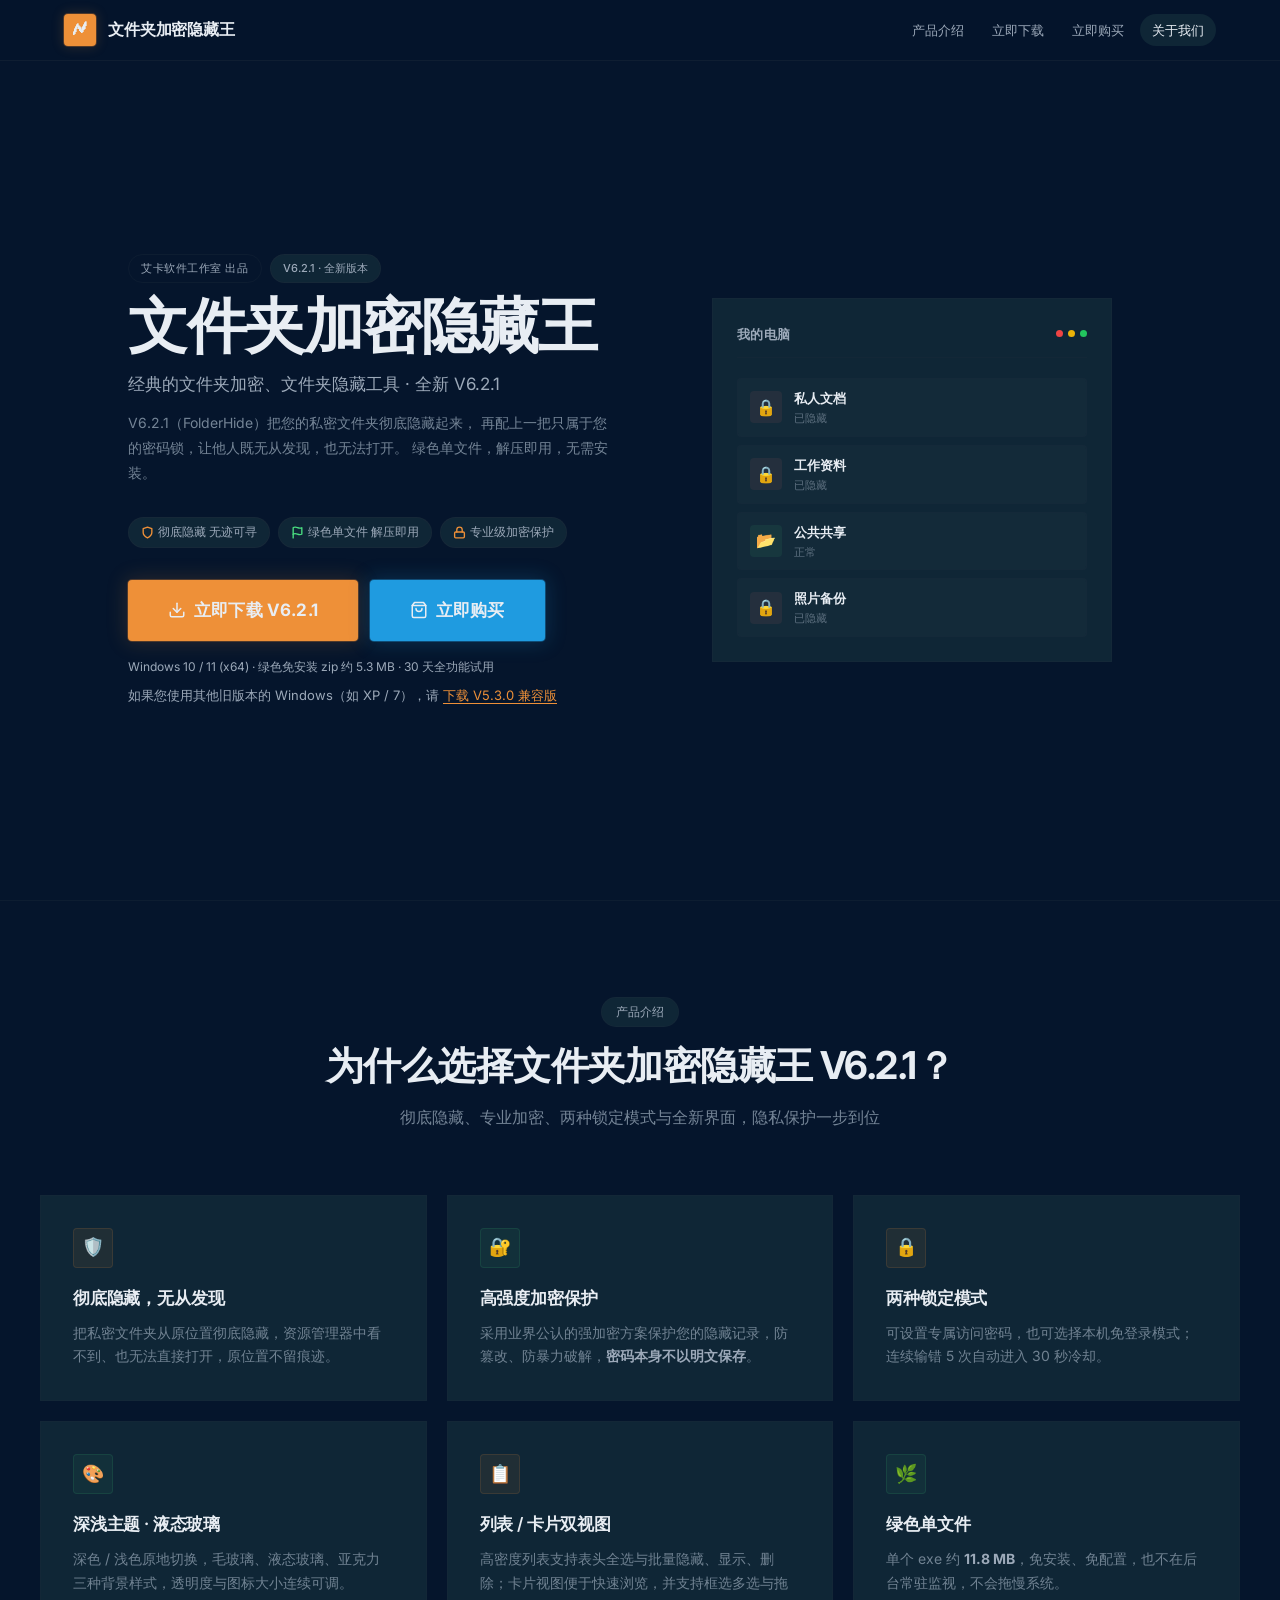
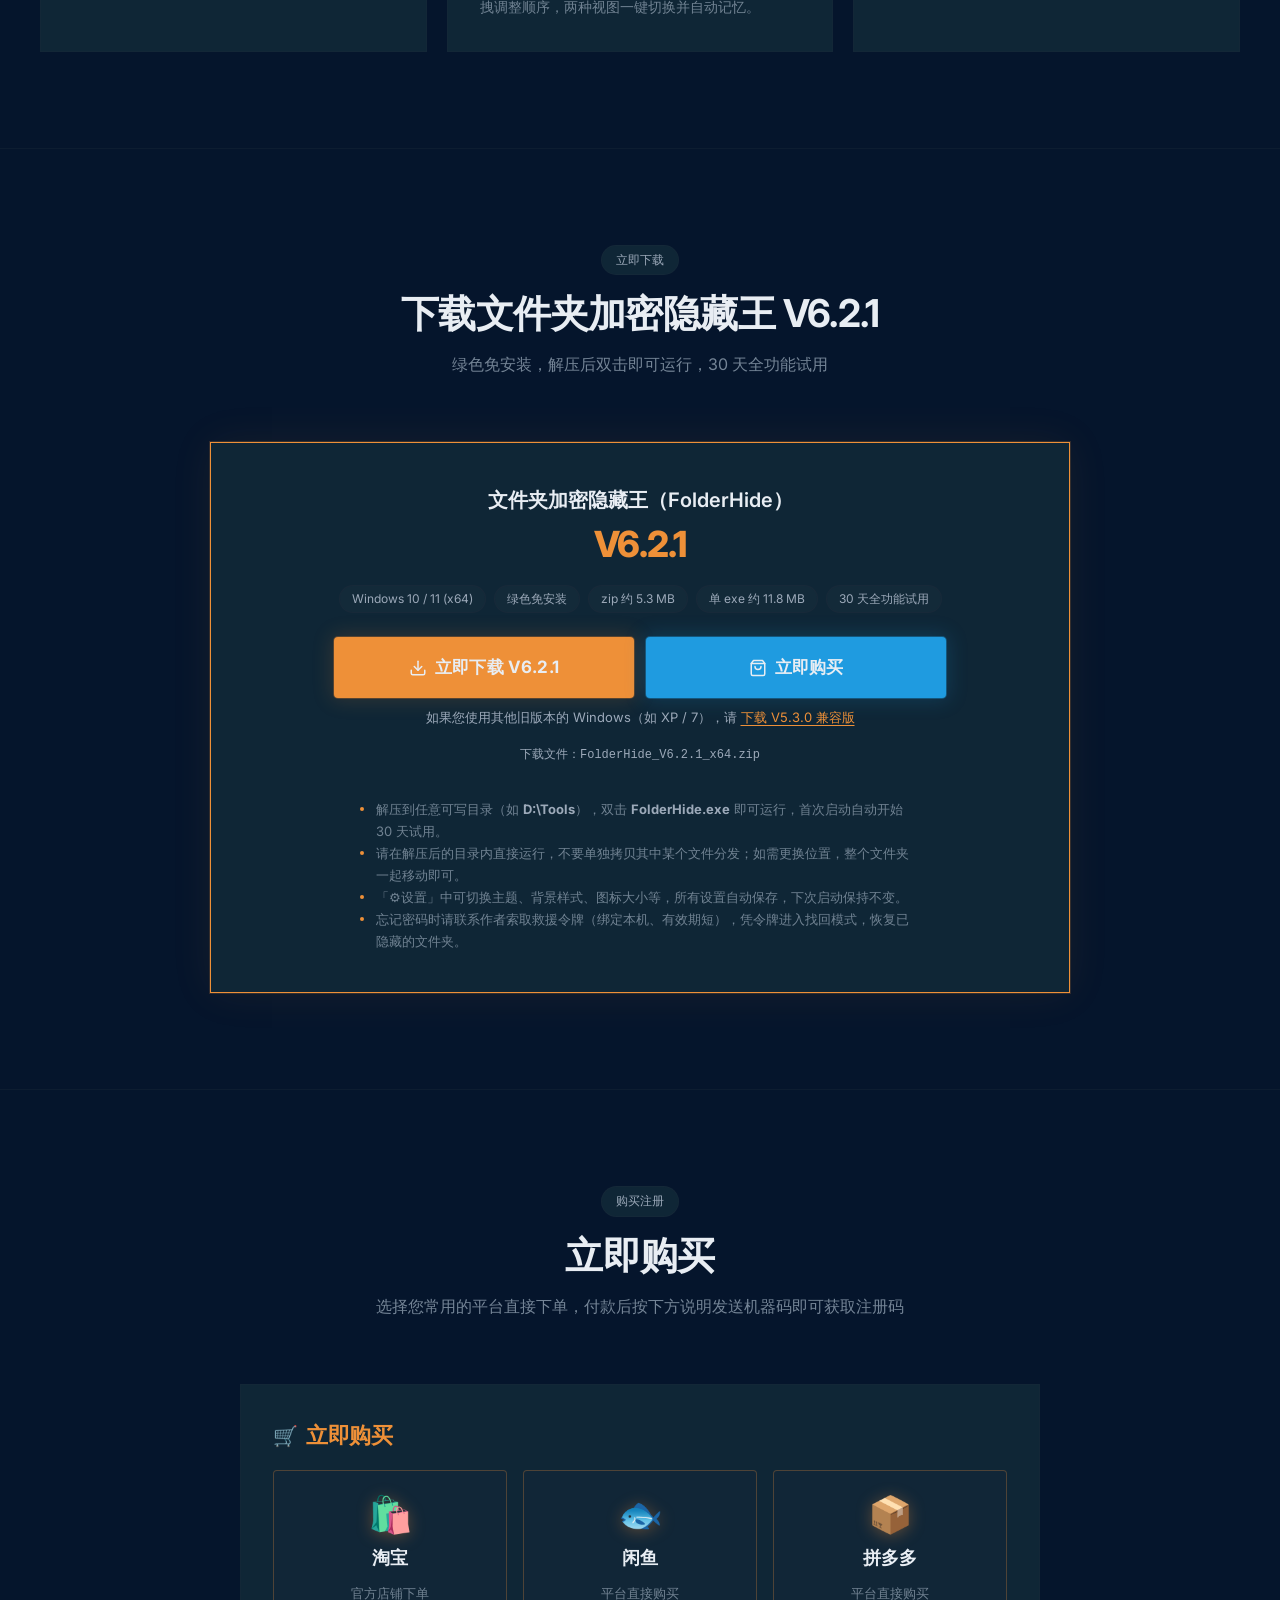
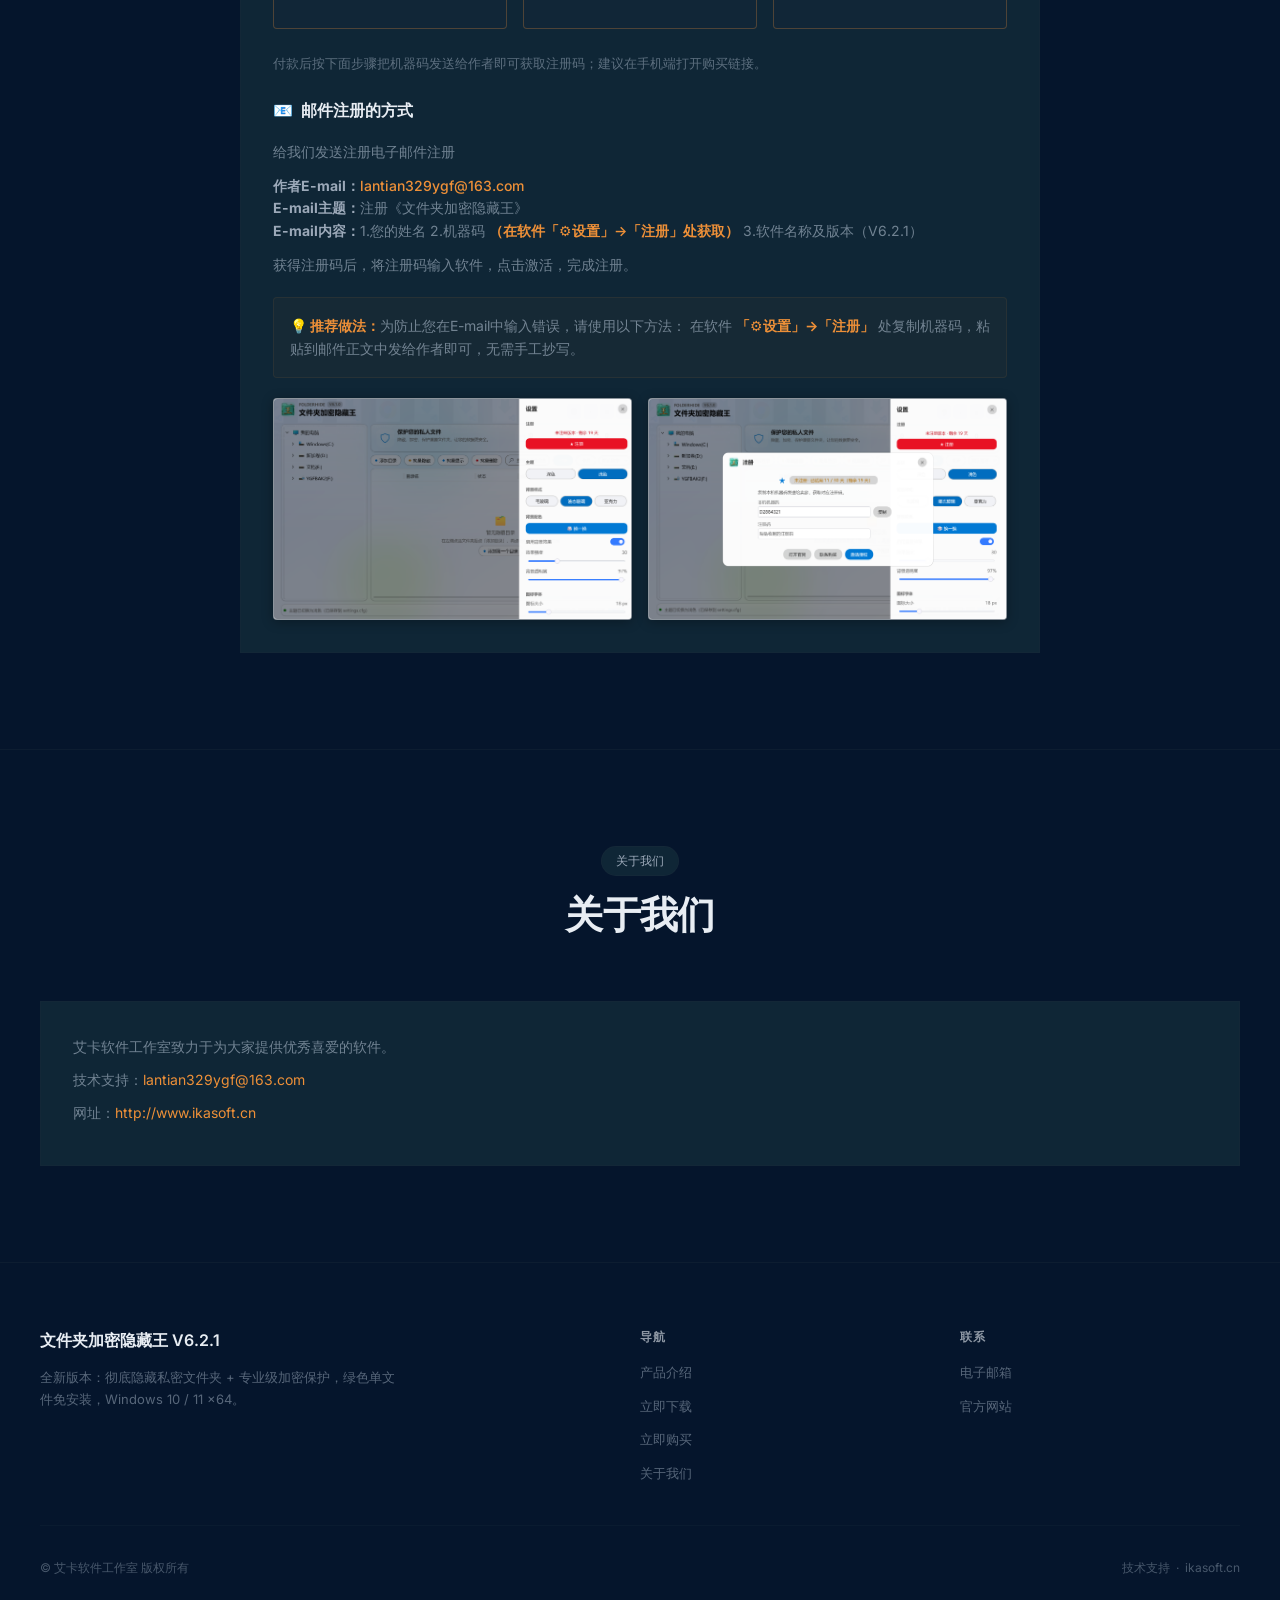
<file: index.html>
<!DOCTYPE html>
<html lang="zh-CN">
<head>
<meta charset="UTF-8">
<meta name="viewport" content="width=device-width, initial-scale=1.0">
<title>文件夹加密隐藏王 V6.2.1 — 文件夹加密、文件夹隐藏系统安全工具（绿色免费下载）</title>
<meta name="description" content="《文件夹加密隐藏王》V6.2.1：强隐蔽的文件夹隐藏与专业级加密保护，绿色单文件免安装，解压即用。Windows 10/11 x64，30 天全功能试用，官网直接下载。">
<meta name="keywords" content="文件夹加密隐藏王, FolderHide, 文件夹加密, 文件夹隐藏, 加密软件, 隐藏文件夹, 绿色软件下载, 艾卡软件工作室">

<!--
  文件：index.html（ikasoft.cn 官网单页）
  首次创建：Tony / 2026-06-09（V0.1.0 基线）
  功能：产品介绍 → 立即下载 → 立即购买 → 关于我们 四段式单页，CSS/JS 全部内联
  最后修改：Tony / 2026-11-05 14:15:47（邮件入口 noscript 明文兜底 + 注册口径统一）
-->
<meta name="theme-color" content="#05152c">
<link rel="canonical" href="https://www.ikasoft.cn/">

<!-- 站点图标：显式声明 rel="icon" 后浏览器不再回退请求 /favicon.ico（消除 404） -->
<link rel="icon" type="image/svg+xml" href="favicon.svg">
<link rel="icon" type="image/x-icon" href="favicon.ico" sizes="any">

<!-- Open Graph / 社交分享（色值与设计令牌同源；head 元信息与独立图标资源无法引用 CSS 变量） -->
<meta property="og:type" content="website">
<meta property="og:site_name" content="艾卡软件工作室">
<meta property="og:locale" content="zh_CN">
<meta property="og:url" content="https://www.ikasoft.cn/">
<meta property="og:title" content="文件夹加密隐藏王 V6.2.1 — 文件夹加密、文件夹隐藏系统安全工具">
<meta property="og:description" content="强隐蔽的文件夹隐藏与专业级加密保护，绿色单文件免安装，解压即用。Windows 10/11 x64，30 天全功能试用，官网直接下载。">
<meta property="og:image" content="https://www.ikasoft.cn/image/og-cover.png">
<meta property="og:image:width" content="1200">
<meta property="og:image:height" content="630">
<meta name="twitter:card" content="summary_large_image">
<meta name="twitter:title" content="文件夹加密隐藏王 V6.2.1 — 艾卡软件工作室">
<meta name="twitter:description" content="绿色单文件免安装，彻底隐藏 + 高强度加密保护，30 天全功能试用。">

<link rel="preconnect" href="https://fonts.googleapis.com">
<link rel="preconnect" href="https://fonts.gstatic.com" crossorigin>
<link href="https://fonts.googleapis.com/css2?family=Inter:wght@400;500;600;700;800&display=swap" rel="stylesheet">

<style>
/* ===================== 设计令牌 ===================== */
:root {
  /* 背景层级 — 暗蓝色系，从配色样例图提取 */
  --bg-deep: #040d1a;
  --bg-base: #05152c;
  --bg-alt: #06172b;
  --bg-mid: #0a1825;
  --bg-surface-dark: #0f2636;
  --bg-surface-mid: #0d2736;

  /* 边框 */
  --color-border: #1a2a3a;

  /* 强调色 — 暖金色 */
  --color-gold: #ee9038;
  --color-gold-hover: #f3a13e;
  --color-gold-deep: #d47828;
  /* 购买按钮的区分色 —— 与下载按钮同亮度、同版式，色相明显不同（青蓝） */
  --color-accent-2: #1f9be0;
  --color-accent-2-hover: #38abec;

  /* 文本色 */
  --text-primary: #e8edf3;
  --text-body: #9ca9b9;
  --text-secondary: #5a6f82;
  --text-muted: #3c4f60;

  /* 功能色 */
  --color-success: #4ade80;
  --color-error: #ef4444;

  /* 语义化别名 */
  --color-bg: var(--bg-base);
  --color-surface: var(--bg-surface-dark);
  --color-text-primary: var(--text-primary);
  --color-text-secondary: var(--text-body);
  --color-accent: var(--color-gold);
  --color-accent-hover: var(--color-gold-hover);
  --color-accent-deep: var(--color-gold-deep);

  --font-sans: 'Inter', 'Helvetica Neue', ui-sans-serif, system-ui, -apple-system, BlinkMacSystemFont, 'Segoe UI', Roboto, sans-serif;

  --space-1: 0.25rem;
  --space-2: 0.5rem;
  --space-3: 0.75rem;
  --space-4: 1rem;
  --space-5: 1.25rem;
  --space-6: 1.5rem;
  --space-8: 2rem;
  --space-10: 2.5rem;
  --space-12: 3rem;
  --space-16: 4rem;
  --space-20: 5rem;
  --space-24: 6rem;

  --radius-sm: 4px;
  --radius-md: 4px;
  --radius-lg: 0px;
  --radius-full: 9999px;

  --shadow-glow: 0 0 0 1px rgba(212, 120, 40, 0.3), 0 0 20px 3px rgba(238, 144, 56, 0.15);
  --shadow-card: 0 1px 0 0 rgba(26, 42, 58, 0.5);
  --shadow-card-hover: 0 1px 0 0 rgba(26, 42, 58, 0.8);

  --duration-fast: 200ms;
  --duration-normal: 300ms;
  --ease-out: cubic-bezier(0.16, 1, 0.3, 1);
}

/* ===================== 基础样式 ===================== */
*, *::before, *::after { box-sizing: border-box; margin: 0; padding: 0; }

html {
  scroll-behavior: smooth;
  -webkit-text-size-adjust: 100%;
}

body {
  font-family: var(--font-sans);
  font-size: 15px;
  line-height: 1.7;
  color: var(--color-text-secondary);
  background: var(--color-bg);
  -webkit-font-smoothing: antialiased;
  -moz-osx-font-smoothing: grayscale;
}

::selection {
  background: var(--color-accent);
  color: var(--text-primary);
}

img { max-width: 100%; height: auto; display: block; }

a {
  color: var(--color-accent);
  text-decoration: none;
  transition: color var(--duration-fast);
}
a:hover { color: var(--text-primary); }
a:focus-visible {
  outline: 2px solid var(--color-accent);
  outline-offset: 2px;
  border-radius: var(--radius-sm);
}

/* ===================== 导航栏 ===================== */
.navbar {
  position: fixed;
  top: 0;
  left: 0;
  right: 0;
  z-index: 1000;
  background: rgba(5, 21, 44, 0.92);
  backdrop-filter: blur(12px);
  -webkit-backdrop-filter: blur(12px);
  border-bottom: 1px solid rgba(26, 42, 58, 0.5);
}

.navbar-inner {
  max-width: 1200px;
  margin: 0 auto;
  padding: 0 var(--space-6);
  display: flex;
  align-items: center;
  justify-content: space-between;
  height: 60px;
}

.navbar-logo {
  display: flex;
  align-items: center;
  gap: var(--space-3);
  color: var(--text-primary);
  font-weight: 600;
  font-size: 1rem;
  text-decoration: none;
  letter-spacing: -0.01em;
}

.navbar-logo-icon {
  width: 32px;
  height: 32px;
  background: var(--color-accent);
  border-radius: var(--radius-sm);
  display: flex;
  align-items: center;
  justify-content: center;
  font-size: 1rem;
  flex-shrink: 0;
  box-shadow: 0 0 0 1px rgba(212, 120, 40, 0.3), 0 0 12px 2px rgba(238, 144, 56, 0.15);
}

.navbar-links {
  display: flex;
  align-items: center;
  gap: var(--space-1);
  list-style: none;
}

.navbar-links a {
  padding: var(--space-2) var(--space-3);
  color: var(--color-text-secondary);
  font-size: 0.8125rem;
  font-weight: 500;
  border-radius: var(--radius-full);
  transition: all var(--duration-fast);
}

.navbar-links a:hover,
.navbar-links a.active {
  color: var(--text-primary);
  background: var(--color-surface);
}

.navbar-toggle {
  display: none;
  background: none;
  border: none;
  color: var(--text-primary);
  font-size: 1.5rem;
  cursor: pointer;
  padding: var(--space-2);
  border-radius: var(--radius-sm);
}

.navbar-toggle:hover { background: var(--color-surface); }

/* ===================== Hero 区域 ===================== */
.hero {
  min-height: 100vh;
  display: flex;
  align-items: center;
  position: relative;
  background: var(--color-bg);
  overflow: hidden;
  padding-top: 60px;
}

.hero-content {
  max-width: 1200px;
  margin: 0 auto;
  padding: var(--space-20) var(--space-6);
  position: relative;
  z-index: 1;
  display: grid;
  grid-template-columns: 1fr 1fr;
  gap: var(--space-16);
  align-items: center;
}

.hero-text h1 {
  font-size: clamp(2.5rem, 5vw, 3.75rem);
  font-weight: 800;
  line-height: 1.0;
  color: var(--text-primary);
  margin-bottom: var(--space-4);
  letter-spacing: -0.025em;
}

.hero-subtitle {
  font-size: 1.0625rem;
  color: var(--color-text-secondary);
  line-height: 1.6;
  margin-bottom: var(--space-3);
  max-width: 480px;
}

.hero-desc {
  font-size: 0.875rem;
  color: rgba(154, 169, 185, 0.75);
  line-height: 1.8;
  margin-bottom: var(--space-8);
  max-width: 480px;
}

.hero-badges {
  display: flex;
  flex-wrap: wrap;
  gap: var(--space-2);
  margin-bottom: var(--space-8);
}

.hero-badge {
  display: inline-flex;
  align-items: center;
  gap: var(--space-1);
  padding: 4px 12px;
  background: var(--color-surface);
  border: 1px solid rgba(26, 42, 58, 0.7);
  border-radius: var(--radius-full);
  font-size: 0.75rem;
  color: var(--color-text-secondary);
  font-weight: 500;
}

.hero-badge svg {
  width: 13px;
  height: 13px;
  flex-shrink: 0;
  stroke: var(--color-accent);
}

.hero-badge.green svg { stroke: var(--color-success); }

.hero-actions {
  display: flex;
  flex-wrap: wrap;
  gap: var(--space-3);
}

.btn {
  display: inline-flex;
  align-items: center;
  gap: var(--space-2);
  padding: 0.75rem 1.75rem;
  font-size: 0.875rem;
  font-weight: 500;
  border-radius: var(--radius-md);
  border: none;
  cursor: pointer;
  transition: all var(--duration-fast) var(--ease-out);
  text-decoration: none;
  font-family: inherit;
}

.btn:focus-visible {
  outline: 2px solid var(--color-accent);
  outline-offset: 2px;
}

.btn-primary {
  background: var(--color-accent);
  color: var(--text-primary);
  box-shadow: var(--shadow-glow);
}

.btn-primary:hover {
  background: var(--color-gold-hover);
  transform: translateY(-1px);
  color: var(--text-primary);
}

/* 购买主按钮：与下载主按钮完全同尺寸/同字重/同圆角/同亮度，仅底色与光晕换为青蓝系 */
.btn-primary.btn-buy {
  background: var(--color-accent-2);
  box-shadow: 0 0 0 1px rgba(31, 155, 224, 0.35), 0 0 20px 3px rgba(31, 155, 224, 0.18);
}

.btn-primary.btn-buy:hover {
  background: var(--color-accent-2-hover);
}

.btn-secondary {
  background: var(--color-surface);
  color: var(--color-text-secondary);
  border: 1px solid rgba(26, 42, 58, 0.7);
}

.btn-secondary:hover {
  background: rgba(22, 20, 18, 0.8);
  color: var(--text-primary);
  transform: translateY(-1px);
}

.btn-outline {
  background: transparent;
  color: var(--color-accent);
  border: 1px solid var(--color-accent);
}

.btn-outline:hover {
  background: var(--color-accent);
  color: var(--text-primary);
}

/* 大号下载按钮 */
.btn-lg {
  padding: 1rem 2.5rem;
  font-size: 1.0625rem;
  font-weight: 700;
  letter-spacing: 0.01em;
}

.btn-lg svg {
  width: 18px;
  height: 18px;
  stroke: currentColor;
}

.hero-download-note {
  margin-top: var(--space-4);
  font-size: 0.75rem;
  color: var(--color-text-secondary);
  line-height: 1.6;
}

/* 旧版本 Windows 兼容版下载提示（首屏与下载区共用） */
.legacy-download {
  margin-top: var(--space-2);
  font-size: 0.8125rem;
  color: var(--color-text-secondary);
  line-height: 1.7;
}

.legacy-download a {
  color: var(--color-gold);
  text-decoration: underline;
  text-underline-offset: 3px;
}

.legacy-download a:hover { color: var(--color-gold-hover); }

.legacy-download a:focus-visible {
  outline: 2px solid var(--color-gold);
  outline-offset: 3px;
}

/* 导航下载入口 */
.navbar-links a.nav-download {
  color: var(--color-accent);
  border: 1px solid rgba(238, 144, 56, 0.35);
}

.navbar-links a.nav-download:hover,
.navbar-links a.nav-download.active {
  background: rgba(238, 144, 56, 0.1);
  color: var(--color-gold-hover);
}

/* ===================== 下载区 ===================== */
#download {
  border-top: 1px solid rgba(26, 42, 58, 0.4);
}

.download-card {
  max-width: 860px;
  margin: 0 auto;
  padding: var(--space-10) var(--space-8);
  text-align: center;
  background: var(--color-surface);
  border: 1px solid var(--color-accent);
  border-radius: var(--radius-lg);
  box-shadow: 0 0 0 1px rgba(238, 144, 56, 0.18), 0 0 40px rgba(238, 144, 56, 0.08);
}

.download-card h3 {
  font-size: 1.25rem;
  font-weight: 600;
  color: var(--text-primary);
  margin-bottom: var(--space-2);
}

.download-version {
  font-size: 2.25rem;
  font-weight: 800;
  color: var(--color-accent);
  line-height: 1.1;
  letter-spacing: -0.02em;
}

.download-meta {
  display: flex;
  flex-wrap: wrap;
  justify-content: center;
  gap: var(--space-2);
  margin: var(--space-5) 0 var(--space-6);
}

.download-meta span {
  padding: 3px 12px;
  background: rgba(255, 255, 255, 0.02);
  border: 1px solid rgba(26, 42, 58, 0.7);
  border-radius: var(--radius-full);
  font-size: 0.75rem;
  color: var(--color-text-secondary);
}

.download-actions {
  display: flex;
  flex-wrap: wrap;
  justify-content: center;
  gap: var(--space-3);
}

.download-card .btn {
  min-width: 300px;
  justify-content: center;
}

.download-file {
  margin-top: var(--space-4);
  font-size: 0.75rem;
  color: var(--color-text-secondary);
  word-break: break-all;
}

.download-file code {
  font-family: ui-monospace, SFMono-Regular, Menlo, Consolas, monospace;
  color: var(--color-text-secondary);
}

.download-notes {
  list-style: none;
  max-width: 560px;
  margin: var(--space-8) auto 0;
  text-align: left;
}

.download-notes li {
  position: relative;
  padding-left: var(--space-4);
  font-size: 0.8125rem;
  color: rgba(154, 169, 185, 0.7);
  line-height: 1.7;
}

.download-notes li::before {
  content: '';
  position: absolute;
  left: 0;
  top: 9px;
  width: 4px;
  height: 4px;
  border-radius: 50%;
  background: var(--color-accent);
}

.download-notes strong { color: var(--color-text-secondary); }

/* Hero 右侧示意图 */
.hero-visual {
  display: flex;
  justify-content: center;
  align-items: center;
}

.hero-card {
  width: 100%;
  max-width: 400px;
  background: var(--color-surface);
  border: 1px solid rgba(26, 42, 58, 0.5);
  border-radius: var(--radius-lg);
  padding: var(--space-6);
}

.hero-card-header {
  display: flex;
  align-items: center;
  justify-content: space-between;
  margin-bottom: var(--space-5);
  padding-bottom: var(--space-3);
  border-bottom: 1px solid rgba(26, 42, 58, 0.4);
}

.hero-card-title {
  font-size: 0.8125rem;
  font-weight: 600;
  color: var(--color-text-secondary);
  letter-spacing: 0.02em;
}

.hero-card-dots {
  display: flex;
  gap: 5px;
}

.hero-card-dots span {
  width: 7px;
  height: 7px;
  border-radius: 50%;
  background: rgba(26, 42, 58, 0.8);
}

.hero-card-dots span:nth-child(1) { background: #ef4444; }
.hero-card-dots span:nth-child(2) { background: #eab308; }
.hero-card-dots span:nth-child(3) { background: #22c55e; }

.folder-list {
  display: flex;
  flex-direction: column;
  gap: var(--space-2);
}

.folder-item {
  display: flex;
  align-items: center;
  gap: var(--space-3);
  padding: var(--space-2) var(--space-3);
  background: rgba(255, 255, 255, 0.02);
  border-radius: var(--radius-sm);
  border: 1px solid rgba(26, 42, 58, 0.3);
  transition: background var(--duration-fast);
}

.folder-item:hover { background: rgba(255, 255, 255, 0.04); }

.folder-icon {
  width: 32px;
  height: 32px;
  background: rgba(255, 255, 255, 0.04);
  border-radius: var(--radius-sm);
  display: flex;
  align-items: center;
  justify-content: center;
  flex-shrink: 0;
  font-size: 1rem;
}

.folder-icon.hidden { background: rgba(248, 113, 113, 0.08); }
.folder-icon.normal { background: rgba(74, 222, 128, 0.08); }

.folder-info {
  flex: 1;
  min-width: 0;
}

.folder-name {
  font-size: 0.8125rem;
  font-weight: 600;
  color: var(--text-primary);
}

.folder-status {
  font-size: 0.6875rem;
  color: rgba(154, 169, 185, 0.55);
}

/* ===================== 通用节样式 ===================== */
.section {
  padding: var(--space-24) var(--space-6);
}

.section-inner {
  max-width: 1200px;
  margin: 0 auto;
}

.section-header {
  text-align: center;
  max-width: 640px;
  margin: 0 auto var(--space-16);
}

.section-label {
  display: inline-block;
  padding: 4px 14px;
  background: var(--color-surface);
  color: var(--color-text-secondary);
  font-size: 0.75rem;
  font-weight: 500;
  border-radius: var(--radius-full);
  border: 1px solid rgba(26, 42, 58, 0.5);
  margin-bottom: var(--space-4);
}

.section-header h2 {
  font-size: clamp(1.75rem, 3vw, 2.5rem);
  font-weight: 700;
  color: var(--text-primary);
  line-height: 1.15;
  letter-spacing: -0.015em;
  margin-bottom: var(--space-4);
}

.section-header p {
  font-size: 1rem;
  color: rgba(154, 169, 185, 0.75);
  line-height: 1.7;
}

/* ===================== 功能特点 ===================== */
#features {
  border-top: 1px solid rgba(26, 42, 58, 0.4);
}

.features-grid {
  display: grid;
  grid-template-columns: repeat(3, 1fr);
  gap: var(--space-5);
}

.feature-card {
  background: var(--color-surface);
  border: 1px solid rgba(26, 42, 58, 0.4);
  border-radius: var(--radius-lg);
  padding: var(--space-8);
  transition: all var(--duration-normal) var(--ease-out);
}

.feature-card:hover {
  background: rgba(22, 20, 18, 0.7);
  border-color: rgba(26, 42, 58, 0.7);
  box-shadow: var(--shadow-card-hover);
}

.feature-icon {
  width: 40px;
  height: 40px;
  border-radius: var(--radius-sm);
  display: flex;
  align-items: center;
  justify-content: center;
  font-size: 1.125rem;
  margin-bottom: var(--space-4);
  background: rgba(238, 144, 56, 0.08);
  border: 1px solid rgba(238, 144, 56, 0.12);
}

.feature-card.green .feature-icon {
  background: rgba(74, 222, 128, 0.06);
  border-color: rgba(74, 222, 128, 0.1);
}

.feature-card h3 {
  font-size: 1.0625rem;
  font-weight: 600;
  color: var(--text-primary);
  margin-bottom: var(--space-2);
  letter-spacing: -0.01em;
}

.feature-card p {
  font-size: 0.875rem;
  color: rgba(154, 169, 185, 0.7);
  line-height: 1.7;
}

.feature-card p strong { color: var(--color-text-secondary); }

/* ===================== 立即购买 ===================== */
#buy {
  border-top: 1px solid rgba(26, 42, 58, 0.4);
}

.buy-block {
  max-width: 800px;
  margin: 0 auto;
  padding: var(--space-8);
  background: var(--color-surface);
  border: 1px solid rgba(26, 42, 58, 0.4);
  border-radius: var(--radius-lg);
}

.buy-title {
  display: flex;
  align-items: center;
  gap: var(--space-2);
  font-size: 1.375rem;
  font-weight: 800;
  color: var(--color-gold);
  letter-spacing: -0.01em;
  margin-bottom: var(--space-4);
}

.buy-title .icon { font-size: 1.25rem; }

.mail-title {
  display: flex;
  align-items: center;
  gap: var(--space-2);
  font-size: 1rem;
  font-weight: 600;
  color: var(--text-primary);
  margin: var(--space-6) 0 var(--space-4);
}

.buy-tip {
  margin-top: var(--space-5);
  padding: var(--space-4);
  background: rgba(238, 144, 56, 0.03);
  border: 1px solid rgba(238, 144, 56, 0.08);
  border-radius: var(--radius-sm);
  font-size: 0.875rem;
  color: rgba(154, 169, 185, 0.7);
  line-height: 1.7;
}

.buy-tip strong { color: var(--color-accent); }

/* 购买截图 */
.reg-images {
  display: flex;
  gap: var(--space-4);
  margin-top: var(--space-5);
  flex-wrap: wrap;
}

.reg-images img {
  border: 1px solid rgba(26, 42, 58, 0.5);
  border-radius: var(--radius-sm);
  flex: 1 1 300px;
  min-width: 0;
  max-width: 100%;
  height: auto;
  background: #fff;
  box-shadow: 0 2px 12px rgba(0, 0, 0, 0.3);
}

/* 在线购买方式 —— 三平台入口做大做醒目 */
.buy-grid {
  display: grid;
  grid-template-columns: repeat(3, 1fr);
  gap: var(--space-4);
  margin-bottom: var(--space-6);
}

.buy-card {
  display: flex;
  flex-direction: column;
  align-items: center;
  justify-content: center;
  gap: var(--space-2);
  padding: var(--space-6) var(--space-4);
  background: rgba(26, 42, 58, 0.28);
  border: 1px solid rgba(238, 144, 56, 0.28);
  border-radius: var(--radius-sm);
  text-align: center;
  transition: all var(--duration-fast) var(--ease-out);
}

.buy-card:hover {
  background: rgba(238, 144, 56, 0.1);
  border-color: rgba(238, 144, 56, 0.7);
  box-shadow: 0 0 0 1px rgba(238, 144, 56, 0.25), 0 0 24px rgba(238, 144, 56, 0.12);
  transform: translateY(-2px);
}

.buy-icon {
  font-size: 2.25rem;
  line-height: 1.1;
  filter: drop-shadow(0 2px 8px rgba(238, 144, 56, 0.35));
}

.buy-name {
  font-size: 1.125rem;
  font-weight: 700;
  letter-spacing: 0.01em;
  color: var(--text-primary);
}

.buy-card:hover .buy-name {
  color: var(--color-gold-hover);
}

.buy-desc {
  font-size: 0.8125rem;
  color: rgba(154, 169, 185, 0.7);
}

.buy-hint {
  margin-bottom: var(--space-4);
  font-size: 0.8125rem;
  color: rgba(154, 169, 185, 0.55);
  line-height: 1.6;
}

/* 邮件注册说明 */
.mail-reg {
  font-size: 0.875rem;
  color: rgba(154, 169, 185, 0.7);
  line-height: 1.6;
}

.mail-reg p { margin-bottom: var(--space-3); }

.mail-reg p:last-child { margin-bottom: 0; }

.mail-reg strong { color: var(--color-text-secondary); }

.mail-reg a { font-weight: 500; color: var(--color-accent); }

.mail-reg a:hover { color: var(--text-primary); }

.mail-reg .highlight { color: var(--color-gold); font-weight: 600; }

/* ===================== 关于本软件 ===================== */
#about {
  border-top: 1px solid rgba(26, 42, 58, 0.4);
}

.about-desc-box {
  background: var(--color-surface);
  border: 1px solid rgba(26, 42, 58, 0.4);
  border-radius: var(--radius-lg);
  padding: var(--space-8);
}

.about-desc-box p {
  font-size: 0.875rem;
  color: rgba(154, 169, 185, 0.7);
  line-height: 1.8;
  margin-bottom: var(--space-2);
}

.about-desc-box .highlight-desc {
  color: var(--color-accent);
  font-weight: 500;
}

/* ===================== 底部 ===================== */
.footer {
  background: var(--color-bg);
  padding: var(--space-16) var(--space-6) var(--space-8);
  border-top: 1px solid rgba(26, 42, 58, 0.4);
}

.footer-inner {
  max-width: 1200px;
  margin: 0 auto;
}

.footer-grid {
  display: grid;
  grid-template-columns: 2fr 1fr 1fr;
  gap: var(--space-10);
  margin-bottom: var(--space-8);
  padding-bottom: var(--space-8);
  border-bottom: 1px solid rgba(26, 42, 58, 0.3);
}

.footer-brand h3 {
  font-size: 1rem;
  font-weight: 600;
  color: var(--text-primary);
  margin-bottom: var(--space-3);
}

.footer-brand p {
  font-size: 0.8125rem;
  line-height: 1.7;
  color: rgba(154, 169, 185, 0.55);
  max-width: 360px;
}

.footer-col h4 {
  font-size: 0.75rem;
  font-weight: 600;
  color: var(--text-primary);
  text-transform: uppercase;
  letter-spacing: 0.05em;
  margin-bottom: var(--space-3);
  opacity: 0.6;
}

.footer-col ul {
  list-style: none;
}

.footer-col ul li {
  margin-bottom: var(--space-2);
}

.footer-col ul li a {
  font-size: 0.8125rem;
  color: rgba(154, 169, 185, 0.55);
  transition: color var(--duration-fast);
}

.footer-col ul li a:hover { color: var(--text-primary); }

.footer-bottom {
  display: flex;
  justify-content: space-between;
  align-items: center;
  font-size: 0.75rem;
  flex-wrap: wrap;
  gap: var(--space-4);
  color: rgba(154, 169, 185, 0.45);
}

.footer-bottom a {
  color: rgba(154, 169, 185, 0.45);
}

.footer-bottom a:hover { color: var(--color-text-secondary); }

/* ===================== 回到顶部 ===================== */
.back-to-top {
  position: fixed;
  bottom: var(--space-8);
  right: var(--space-8);
  width: 40px;
  height: 40px;
  border-radius: var(--radius-sm);
  background: var(--color-accent);
  color: var(--text-primary);
  border: none;
  cursor: pointer;
  display: flex;
  align-items: center;
  justify-content: center;
  font-size: 1rem;
  box-shadow: var(--shadow-glow);
  opacity: 0;
  transform: translateY(20px);
  pointer-events: none;
  transition: all var(--duration-normal) var(--ease-out);
  z-index: 900;
}

.back-to-top.visible {
  opacity: 1;
  transform: translateY(0);
  pointer-events: auto;
}

.back-to-top:hover { background: var(--color-gold-hover); }
.back-to-top:focus-visible { outline: 2px solid var(--color-accent); outline-offset: 2px; }

/* ===================== 响应式 ===================== */
@media (max-width: 1024px) {
  .hero-content {
    grid-template-columns: 1fr;
    text-align: center;
    gap: var(--space-10);
  }

  .hero-subtitle,
  .hero-desc { margin-left: auto; margin-right: auto; }
  .hero-badges { justify-content: center; }
  .hero-actions { justify-content: center; }

  .hero-visual { display: none; }

  .features-grid { grid-template-columns: repeat(2, 1fr); }
}

@media (max-width: 768px) {
  .navbar-links {
    display: none;
    position: absolute;
    top: 60px;
    left: 0;
    right: 0;
    background: rgba(5, 21, 44, 0.98);
    border-bottom: 1px solid rgba(26, 42, 58, 0.5);
    flex-direction: column;
    padding: var(--space-4);
    gap: var(--space-1);
  }

  .navbar-links.open { display: flex; }

  .navbar-links a {
    display: block;
    padding: var(--space-3) var(--space-4);
    font-size: 0.9375rem;
    border-radius: var(--radius-sm);
  }

  .navbar-toggle { display: block; }

  .section { padding: var(--space-16) var(--space-5); }
  .section-header { margin-bottom: var(--space-10); }

  .hero { min-height: auto; padding-top: 60px; }
  .hero-content { padding: var(--space-12) var(--space-5); }
  .hero-text h1 { font-size: 2rem; }

  .features-grid { grid-template-columns: 1fr; }

  .buy-grid { grid-template-columns: 1fr; }

  .footer-grid { grid-template-columns: 1fr; gap: var(--space-8); }
  .footer-bottom { flex-direction: column; text-align: center; }

  .back-to-top { bottom: var(--space-4); right: var(--space-4); }
}

@media (max-width: 480px) {
  .hero-text h1 { font-size: 1.75rem; }
  .btn { width: 100%; justify-content: center; }
  .hero-actions { flex-direction: column; }
  .download-card { padding: var(--space-8) var(--space-5); }
  .download-card .btn { min-width: 0; }
  .download-version { font-size: 1.75rem; }
}
/* ===================== 无脚本环境邮件兜底 ===================== */
/* 禁用 JavaScript 时 4 处邮件链接无法拼接；固定底栏常驻，颜色全部走设计令牌 */
.noscript-mail {
  position: fixed;
  left: 0;
  right: 0;
  bottom: 0;
  z-index: 9999;
  padding: var(--space-3) var(--space-4);
  background: var(--bg-surface-dark);
  color: var(--text-primary);
  border-top: 1px solid var(--color-gold);
  font-size: 0.875rem;
  line-height: 1.7;
  text-align: center;
}
.noscript-mail a { color: var(--color-gold); text-decoration: underline; }
.noscript-mail-alt {
  display: block;
  margin-top: var(--space-1);
  color: var(--text-body);
  font-size: 0.8125rem;
}
/* 提示条为 fixed；:has() 只在无脚本环境（元素真实存在）给 body 补底部留白，避免遮挡页脚 */
body:has(.noscript-mail) { padding-bottom: 5rem; }
@media (max-width: 600px) {
  .noscript-mail { font-size: 0.8125rem; padding: var(--space-2) var(--space-3); }
  body:has(.noscript-mail) { padding-bottom: 11rem; }
}

</style>
</head>
<body>
<!-- 禁用 JavaScript 时的邮件入口兜底：4 处邮件链接依赖 initMailtoLinks() 运行时拼接，无脚本时 href 为空；
     Cloudflare 会把静态 href="mailto:" 改写成 /cdn-cgi/l/email-protection#…（线上实测连空地址也被改写），
     且其 email-decode.min.js 在无脚本环境同样不执行。故用 email_off 关闭 CF 混淆，给出纯静态明文地址。 -->
<noscript>
  <!--email_off-->
  <div class="noscript-mail" role="status">
    <strong>提示：</strong>当前浏览器禁用了 JavaScript，页面内的邮件链接无法自动填写。请发送邮件至
    <a href="mailto:lantian329ygf&#64;163.com?subject=注册《文件夹加密隐藏王》">lantian329ygf&#64;163.com</a>，
    主题填写「注册《文件夹加密隐藏王》」，正文附上姓名、机器码与软件名称及版本（V6.2.1）。
    <span class="noscript-mail-alt">若上方链接不可用，请手动复制地址：lantian329ygf&#64;163.com</span>
  </div>
  <!--/email_off-->
</noscript>

<!-- ==================== 导航栏 ==================== -->
<nav class="navbar" role="navigation" aria-label="主导航">
  <div class="navbar-inner">
    <a href="#" class="navbar-logo">
      <span class="navbar-logo-icon">🗲</span>
      <span>文件夹加密隐藏王</span>
    </a>

    <button class="navbar-toggle" aria-label="切换导航菜单" aria-expanded="false">
      <svg width="22" height="22" viewBox="0 0 24 24" fill="none" stroke="currentColor" stroke-width="2" stroke-linecap="round">
        <path d="M3 12h18M3 6h18M3 18h18"/>
      </svg>
    </button>

    <ul class="navbar-links" role="list">
      <li><a href="#features" class="active">产品介绍</a></li>
      <li><a href="#download">立即下载</a></li>
      <li><a href="#buy">立即购买</a></li>
      <li><a href="#about">关于我们</a></li>
    </ul>
  </div>
</nav>

<!-- ==================== Hero ==================== -->
<section class="hero" aria-label="软件介绍">
  <div class="hero-content">
    <div class="hero-text">
      <div class="hero-badges" style="margin-bottom:var(--space-3);">
        <span class="hero-badge" style="background:transparent; border-color:rgba(26,42,58,0.4); letter-spacing:0.05em; font-size:0.6875rem;">
          艾卡软件工作室 出品
        </span>
        <span class="hero-badge green" style="font-size:0.6875rem;">
          V6.2.1 · 全新版本
        </span>
      </div>
      <h1>文件夹加密隐藏王</h1>
      <p class="hero-subtitle">经典的文件夹加密、文件夹隐藏工具 · 全新 V6.2.1</p>
      <p class="hero-desc">
        V6.2.1（FolderHide）把您的私密文件夹彻底隐藏起来，
        再配上一把只属于您的密码锁，让他人既无从发现，也无法打开。
        绿色单文件，解压即用，无需安装。
      </p>

      <div class="hero-badges">
        <span class="hero-badge">
          <svg viewBox="0 0 24 24" fill="none" stroke-width="2.5" stroke-linecap="round" stroke-linejoin="round"><path d="M12 22s8-4 8-10V5l-8-3-8 3v7c0 6 8 10 8 10z"/></svg>
          彻底隐藏 无迹可寻
        </span>
        <span class="hero-badge green">
          <svg viewBox="0 0 24 24" fill="none" stroke-width="2.5" stroke-linecap="round" stroke-linejoin="round"><path d="M4 15s1-1 4-1 5 2 8 2 4-1 4-1V3s-1 1-4 1-5-2-8-2-4 1-4 1z"/><line x1="4" y1="22" x2="4" y2="15"/></svg>
          绿色单文件 解压即用
        </span>
        <span class="hero-badge">
          <svg viewBox="0 0 24 24" fill="none" stroke-width="2.5" stroke-linecap="round" stroke-linejoin="round"><rect x="3" y="11" width="18" height="11" rx="2" ry="2"/><path d="M7 11V7a5 5 0 0110 0v4"/></svg>
          专业级加密保护
        </span>
      </div>

      <div class="hero-actions">
        <a href="soft/FolderHide_V6.2.1_x64.zip" class="btn btn-primary btn-lg" download>
          <svg viewBox="0 0 24 24" fill="none" stroke-width="2" stroke-linecap="round" stroke-linejoin="round"><path d="M21 15v4a2 2 0 01-2 2H5a2 2 0 01-2-2v-4"/><polyline points="7 10 12 15 17 10"/><line x1="12" y1="15" x2="12" y2="3"/></svg>
          立即下载 V6.2.1
        </a>
        <a href="#buy" class="btn btn-primary btn-buy btn-lg">
          <svg viewBox="0 0 24 24" fill="none" stroke-width="2" stroke-linecap="round" stroke-linejoin="round"><path d="M6 2L3 6v14a2 2 0 002 2h14a2 2 0 002-2V6l-3-4z"/><line x1="3" y1="6" x2="21" y2="6"/><path d="M16 10a4 4 0 01-8 0"/></svg>
          立即购买
        </a>
      </div>
      <p class="hero-download-note">Windows 10 / 11 (x64) · 绿色免安装 zip 约 5.3 MB · 30 天全功能试用</p>
      <p class="legacy-download">如果您使用其他旧版本的 Windows（如 XP / 7），请 <a href="soft/folderhide_v5.3.0_x86.zip" download>下载 V5.3.0 兼容版</a></p>
    </div>

    <div class="hero-visual">
      <div class="hero-card">
        <div class="hero-card-header">
          <span class="hero-card-title">我的电脑</span>
          <div class="hero-card-dots" aria-hidden="true">
            <span></span><span></span><span></span>
          </div>
        </div>
        <div class="folder-list">
          <div class="folder-item">
            <span class="folder-icon hidden">🔒</span>
            <div class="folder-info">
              <div class="folder-name">私人文档</div>
              <div class="folder-status">已隐藏</div>
            </div>
          </div>
          <div class="folder-item">
            <span class="folder-icon hidden">🔒</span>
            <div class="folder-info">
              <div class="folder-name">工作资料</div>
              <div class="folder-status">已隐藏</div>
            </div>
          </div>
          <div class="folder-item">
            <span class="folder-icon normal">📂</span>
            <div class="folder-info">
              <div class="folder-name">公共共享</div>
              <div class="folder-status">正常</div>
            </div>
          </div>
          <div class="folder-item">
            <span class="folder-icon hidden">🔒</span>
            <div class="folder-info">
              <div class="folder-name">照片备份</div>
              <div class="folder-status">已隐藏</div>
            </div>
          </div>
        </div>
      </div>
    </div>
  </div>
</section>

<!-- ==================== 功能特点 ==================== -->
<section id="features" class="section" aria-label="产品介绍">
  <div class="section-inner">
    <div class="section-header">
      <span class="section-label">产品介绍</span>
      <h2>为什么选择文件夹加密隐藏王 V6.2.1？</h2>
      <p>彻底隐藏、专业加密、两种锁定模式与全新界面，隐私保护一步到位</p>
    </div>

    <div class="features-grid">
      <div class="feature-card">
        <div class="feature-icon">🛡️</div>
        <h3>彻底隐藏，无从发现</h3>
        <p>把私密文件夹从原位置彻底隐藏，资源管理器中看不到、也无法直接打开，原位置不留痕迹。</p>
      </div>

      <div class="feature-card green">
        <div class="feature-icon">🔐</div>
        <h3>高强度加密保护</h3>
        <p>采用业界公认的强加密方案保护您的隐藏记录，防篡改、防暴力破解，<strong>密码本身不以明文保存</strong>。</p>
      </div>

      <div class="feature-card">
        <div class="feature-icon">🔒</div>
        <h3>两种锁定模式</h3>
        <p>可设置专属访问密码，也可选择本机免登录模式；连续输错 5 次自动进入 30 秒冷却。</p>
      </div>

      <div class="feature-card green">
        <div class="feature-icon">🎨</div>
        <h3>深浅主题 · 液态玻璃</h3>
        <p>深色 / 浅色原地切换，毛玻璃、液态玻璃、亚克力三种背景样式，透明度与图标大小连续可调。</p>
      </div>

      <div class="feature-card">
        <div class="feature-icon">📋</div>
        <h3>列表 / 卡片双视图</h3>
        <p>高密度列表支持表头全选与批量隐藏、显示、删除；卡片视图便于快速浏览，并支持框选多选与拖拽调整顺序，两种视图一键切换并自动记忆。</p>
      </div>

      <div class="feature-card green">
        <div class="feature-icon">🌿</div>
        <h3>绿色单文件</h3>
        <p>单个 exe 约 <strong>11.8 MB</strong>，免安装、免配置，也不在后台常驻监视，不会拖慢系统。</p>
      </div>
    </div>
  </div>
</section>

<!-- ==================== 下载 ==================== -->
<section id="download" class="section" aria-label="立即下载">
  <div class="section-inner">
    <div class="section-header">
      <span class="section-label">立即下载</span>
      <h2>下载文件夹加密隐藏王 V6.2.1</h2>
      <p>绿色免安装，解压后双击即可运行，30 天全功能试用</p>
    </div>

    <div class="download-card">
      <h3>文件夹加密隐藏王（FolderHide）</h3>
      <div class="download-version">V6.2.1</div>
      <div class="download-meta">
        <span>Windows 10 / 11 (x64)</span>
        <span>绿色免安装</span>
        <span>zip 约 5.3 MB</span>
        <span>单 exe 约 11.8 MB</span>
        <span>30 天全功能试用</span>
      </div>

      <div class="download-actions">
        <a href="soft/FolderHide_V6.2.1_x64.zip" class="btn btn-primary btn-lg" download>
          <svg viewBox="0 0 24 24" fill="none" stroke-width="2" stroke-linecap="round" stroke-linejoin="round"><path d="M21 15v4a2 2 0 01-2 2H5a2 2 0 01-2-2v-4"/><polyline points="7 10 12 15 17 10"/><line x1="12" y1="15" x2="12" y2="3"/></svg>
          立即下载 V6.2.1
        </a>

        <a href="#buy" class="btn btn-primary btn-buy btn-lg">
          <svg viewBox="0 0 24 24" fill="none" stroke-width="2" stroke-linecap="round" stroke-linejoin="round"><path d="M6 2L3 6v14a2 2 0 002 2h14a2 2 0 002-2V6l-3-4z"/><line x1="3" y1="6" x2="21" y2="6"/><path d="M16 10a4 4 0 01-8 0"/></svg>
          立即购买
        </a>
      </div>

      <p class="legacy-download">如果您使用其他旧版本的 Windows（如 XP / 7），请 <a href="soft/folderhide_v5.3.0_x86.zip" download>下载 V5.3.0 兼容版</a></p>

      <p class="download-file">下载文件：<code>FolderHide_V6.2.1_x64.zip</code></p>

      <ul class="download-notes">
        <li>解压到任意可写目录（如 <strong>D:\Tools</strong>），双击 <strong>FolderHide.exe</strong> 即可运行，首次启动自动开始 30 天试用。</li>
        <li>请在解压后的目录内直接运行，不要单独拷贝其中某个文件分发；如需更换位置，整个文件夹一起移动即可。</li>
        <li>「⚙设置」中可切换主题、背景样式、图标大小等，所有设置自动保存，下次启动保持不变。</li>
        <li>忘记密码时请联系作者索取救援令牌（绑定本机、有效期短），凭令牌进入找回模式，恢复已隐藏的文件夹。</li>
      </ul>
    </div>
  </div>
</section>

<!-- ==================== 立即购买 ==================== -->
<section id="buy" class="section" aria-label="立即购买">
  <div class="section-inner">
    <div class="section-header">
      <span class="section-label">购买注册</span>
      <h2>立即购买</h2>
      <p>选择您常用的平台直接下单，付款后按下方说明发送机器码即可获取注册码</p>
    </div>

    <div class="buy-block">
      <h4 class="buy-title"><span class="icon">🛒</span> 立即购买</h4>
      <div class="buy-grid">
        <a class="buy-card" href="https://h5.m.taobao.com/awp/core/detail.htm?ft=t&amp;id=1098577044534" target="_blank" rel="noopener">
          <span class="buy-icon">🛍️</span>
          <span class="buy-name">淘宝</span>
          <span class="buy-desc">官方店铺下单</span>
        </a>
        <a class="buy-card" href="https://m.tb.cn/h.jhxmkAX?tk=iunt6bZhZcq" target="_blank" rel="noopener">
          <span class="buy-icon">🐟</span>
          <span class="buy-name">闲鱼</span>
          <span class="buy-desc">平台直接购买</span>
        </a>
        <a class="buy-card" href="https://mobile.yangkeduo.com/goods.html?goods_id=1025398232553&amp;refer_page_app=mms&amp;refer_page_name=mms_goods_list_new&amp;refer_page_id=10357_1793777501465_1379930096" target="_blank" rel="noopener">
          <span class="buy-icon">📦</span>
          <span class="buy-name">拼多多</span>
          <span class="buy-desc">平台直接购买</span>
        </a>
      </div>
      <p class="buy-hint">付款后按下面步骤把机器码发送给作者即可获取注册码；建议在手机端打开购买链接。</p>

      <h4 class="mail-title"><span class="icon">📧</span> 邮件注册的方式</h4>
      <div class="mail-reg">
        <p>给我们发送注册电子邮件注册</p>
        <p>
          <strong>作者E-mail：</strong><a href="mailto:" data-mail-user="lantian329ygf" data-mail-domain="163.com">lantian329ygf&#64;163.com</a><br>
          <strong>E-mail主题：</strong>注册《文件夹加密隐藏王》<br>
          <strong>E-mail内容：</strong>1.您的姓名  2.机器码 <span class="highlight">（在软件「⚙设置」→「注册」处获取）</span>  3.软件名称及版本（V6.2.1）
        </p>
        <p>获得注册码后，将注册码输入软件，点击激活，完成注册。</p>
      </div>

      <div class="buy-tip">
        <strong>💡 推荐做法：</strong>为防止您在E-mail中输入错误，请使用以下方法：
        在软件 <strong>「⚙设置」→「注册」</strong> 处复制机器码，粘贴到邮件正文中发给作者即可，无需手工抄写。
      </div>

      <div class="reg-images">
        <img src="image/reg1.png" alt="发送注册邮件截图" loading="lazy" width="1496" height="921">
        <img src="image/reg2.png" alt="邮件填写示例" loading="lazy" width="1524" height="927">
      </div>
    </div>
  </div>
</section>

<!-- ==================== 关于本软件 ==================== -->
<section id="about" class="section" aria-label="关于我们">
  <div class="section-inner">
    <div class="section-header">
      <span class="section-label">关于我们</span>
      <h2>关于我们</h2>
    </div>

    <div class="about-desc-box">
      <p>艾卡软件工作室致力于为大家提供优秀喜爱的软件。</p>
      <p>技术支持：<a href="mailto:" data-mail-user="lantian329ygf" data-mail-domain="163.com">lantian329ygf&#64;163.com</a></p>
      <p>网址：<a href="http://www.ikasoft.cn" target="_blank" rel="noopener">http://www.ikasoft.cn</a></p>
    </div>
  </div>
</section>

<!-- ==================== 底部 ==================== -->
<footer class="footer" role="contentinfo">
  <div class="footer-inner">
    <div class="footer-grid">
      <div class="footer-brand">
        <h3>文件夹加密隐藏王 V6.2.1</h3>
        <p>全新版本：彻底隐藏私密文件夹 + 专业级加密保护，绿色单文件免安装，Windows 10 / 11 x64。</p>
      </div>

      <div class="footer-col">
        <h4>导航</h4>
        <ul>
          <li><a href="#features">产品介绍</a></li>
          <li><a href="#download">立即下载</a></li>
          <li><a href="#buy">立即购买</a></li>
          <li><a href="#about">关于我们</a></li>
        </ul>
      </div>

      <div class="footer-col">
        <h4>联系</h4>
        <ul>
          <li><a href="mailto:" data-mail-user="lantian329ygf" data-mail-domain="163.com">电子邮箱</a></li>
          <li><a href="http://www.ikasoft.cn" target="_blank" rel="noopener">官方网站</a></li>
        </ul>
      </div>
    </div>

    <div class="footer-bottom">
      <span>© 艾卡软件工作室 版权所有</span>
      <span>
        <a href="mailto:" data-mail-user="lantian329ygf" data-mail-domain="163.com">技术支持</a>
        &nbsp;·&nbsp;
        <a href="http://www.ikasoft.cn" target="_blank" rel="noopener">ikasoft.cn</a>
      </span>
    </div>
  </div>
</footer>

<!-- ==================== 回到顶部 ==================== -->
<button class="back-to-top" id="backToTop" aria-label="回到顶部" title="回到顶部">↑</button>

<!-- ==================== JavaScript ==================== -->
<script>
(function() {
  'use strict';

  var toggleBtn = document.querySelector('.navbar-toggle');
  var navLinks = document.querySelector('.navbar-links');

  if (toggleBtn) {
    toggleBtn.addEventListener('click', function() {
      var isOpen = navLinks.classList.toggle('open');
      toggleBtn.setAttribute('aria-expanded', isOpen);
    });

    navLinks.addEventListener('click', function() {
      navLinks.classList.remove('open');
      toggleBtn.setAttribute('aria-expanded', 'false');
    });
  }

  var sections = document.querySelectorAll('section[id]');
  var navAnchors = document.querySelectorAll('.navbar-links a');

  function updateActiveNav() {
    var scrollPos = window.scrollY + 120;

    sections.forEach(function(section) {
      var top = section.offsetTop;
      var bottom = top + section.offsetHeight;

      if (scrollPos >= top && scrollPos < bottom) {
        var id = section.getAttribute('id');
        navAnchors.forEach(function(a) {
          a.classList.toggle('active', a.getAttribute('href') === '#' + id);
        });
      }
    });
  }

  window.addEventListener('scroll', updateActiveNav, { passive: true });

  var backToTopBtn = document.getElementById('backToTop');

  window.addEventListener('scroll', function() {
    backToTopBtn.classList.toggle('visible', window.scrollY > 400);
  }, { passive: true });

  backToTopBtn.addEventListener('click', function() {
    window.scrollTo({ top: 0, behavior: 'smooth' });
  });

  // 所有邮件入口统一预填标题与正文。地址由 data 属性拆分拼接，避免 Cloudflare 邮箱混淆把静态 mailto 改写成
  // /cdn-cgi/l/email-protection#… 且缺少 data-cfemail 导致点击后地址显示错误；无脚本环境见 body 开头 <noscript> 兜底。
  // 主题与正文口径以购买区「邮件注册的方式」说明为真源（主题 / 姓名·机器码·软件名称及版本），三处保持一致。
  (function initMailtoLinks() {
    var subject = '注册《文件夹加密隐藏王》';
    var body = [
      '您好，按官网「邮件注册的方式」发送注册信息：',
      '',
      '1. 姓名：________________',
      '2. 机器码：________________（在软件「设置」→「注册」处复制）',
      '3. 软件名称及版本：文件夹加密隐藏王 V6.2.1',
      '',
      '请发回注册码，谢谢！'
    ].join('\r\n');

    document.querySelectorAll('a[data-mail-user]').forEach(function(link) {
      var recipient = link.getAttribute('data-mail-user') + '@' + link.getAttribute('data-mail-domain');
      link.setAttribute('href', 'mailto:' + recipient +
        '?subject=' + encodeURIComponent(subject) +
        '&body=' + encodeURIComponent(body));
    });
  })();
})();
</script>

</body>
</html>
</file>
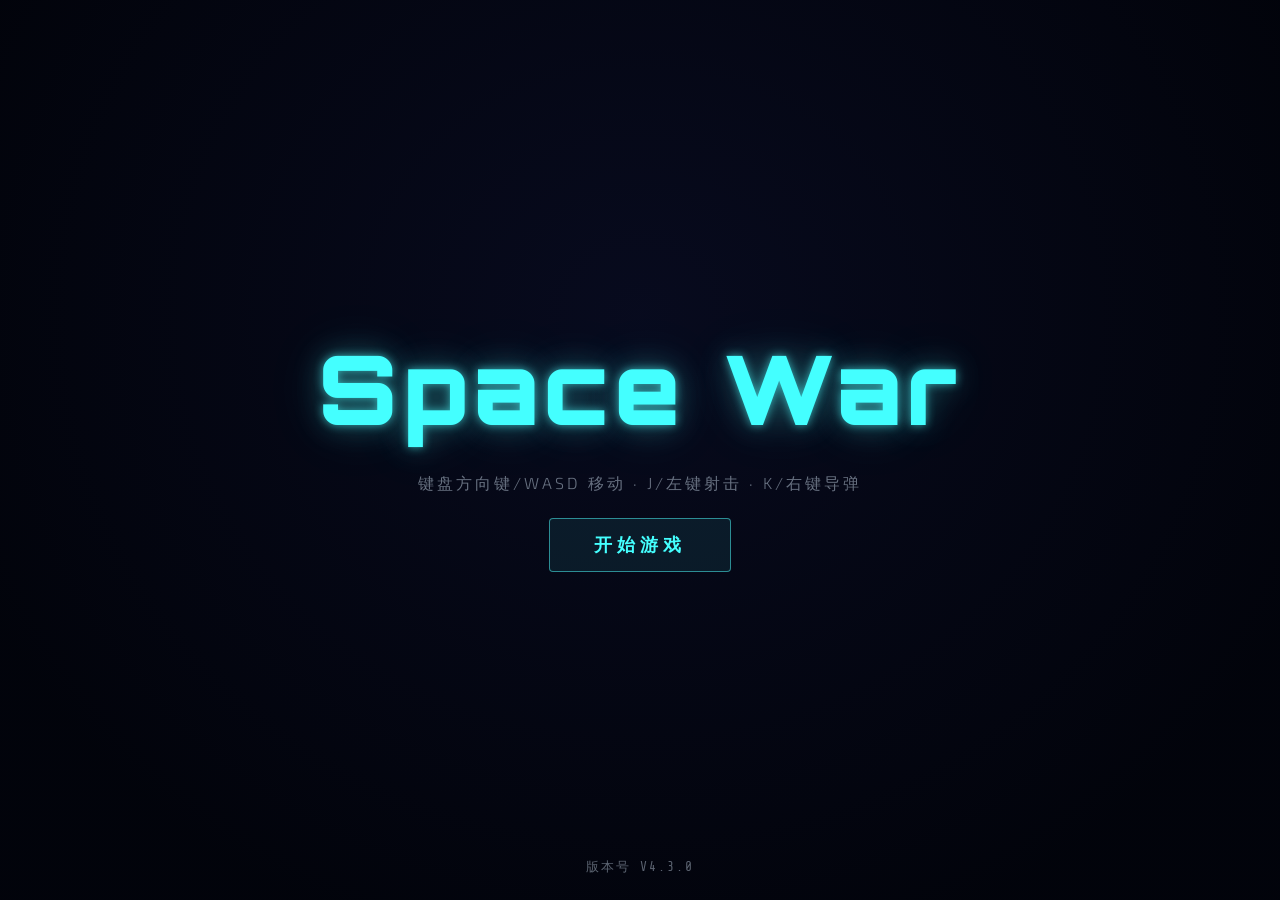
<file: g/index.html>
<!DOCTYPE html>
<html lang="zh-CN">
<head>
    <meta charset="UTF-8">
    <meta name="viewport" content="width=device-width, initial-scale=1.0, maximum-scale=1.0, user-scalable=no">
    <meta http-equiv="Cache-Control" content="no-cache, no-store, must-revalidate">
    <meta http-equiv="Pragma" content="no-cache">
    <meta http-equiv="Expires" content="0">
    <title>Space War - 太空战机</title>

    <!-- Google Fonts：科幻风格字体 -->
    <link rel="preconnect" href="https://fonts.googleapis.com">
    <link rel="preconnect" href="https://fonts.gstatic.com" crossorigin>
    <link href="https://fonts.googleapis.com/css2?family=Orbitron:wght@400;600;900&family=Share+Tech+Mono&family=Exo+2:wght@300;400;600&display=swap" rel="stylesheet">

    <!-- ============================================================
         === CSS IMPORTS =======================================
         ============================================================ -->
    <link rel="stylesheet" href="./css/ui/merged.css?v=4.2.1">

    <!-- ============================================================
         === THREE.JS CDN =====================================
         ============================================================ -->
    <script src="./js/lib/three.min.js"></script>

    <!-- ============================================================
         === JAVASCRIPT IMPORTS ===============================
         ============================================================ -->
    <script src="./js/index_cjs.js?v=4.2.1"></script>
    <script src="./js/index_3d.js?v=4.2.1"></script>
</head>
<body>

    <!-- ============================================================
         === GAME CANVAS =======================================
         ============================================================ -->
    <canvas id="gameCanvas"></canvas>

    <!-- 3D 渲染层（透明 WebGL Canvas，叠在 2D 画布之上） -->
    <canvas id="canvas3d"></canvas>
    
    <!-- ============================================================
         === UI CONTAINER ======================================
         ============================================================ -->
    <div class="game-ui">
        
        <!-- HUD (Heads-Up Display) -->
        <div class="game-hud" id="hudContainer"></div>
        
        <!-- 开始界面覆盖层 -->
        <div class="start-screen" id="startScreen">
            <h1 class="overlay-title">Space War</h1>
            <p class="overlay-subtitle">键盘方向键/WASD 移动 · J/左键射击 · K/右键导弹</p>
            <button class="game-button" id="startButton">开始游戏</button>
            <p class="overlay-version">版本号 V4.3.0</p>
        </div>

        <!-- Game Over Overlay -->
        <div class="game-over-screen" id="gameOverScreen">
            <h1 class="overlay-title">GAME OVER</h1>
            <div class="overlay-subtitle"></div>
            <button class="game-button" id="restartButton">再玩一次</button>
        </div>

    </div>

    <!-- ============================================================
         === 移动端控制按钮（子弹 + 导弹） ====================
         ============================================================ -->
    <div class="mobile-controls" id="mobileControls">
        <button class="mobile-btn bullet-btn" id="btnBullet">
            <svg width="64" height="64" viewBox="0 0 192 192" fill="none">
                <circle cx="96" cy="96" r="84" stroke="url(#bg)" stroke-width="6" opacity="0.5"/>
                <circle cx="96" cy="96" r="66" stroke="#ffdd44" stroke-width="3" opacity="0.25" stroke-dasharray="12 8"/>
                <circle cx="96" cy="96" r="96" fill="none" stroke="#ffee88" stroke-width="8" opacity="0.5"/>
                <path d="M96 29 Q114 35 123 60 L123 105 L114 137 L78 137 L69 105 L69 60 Q78 35 96 29 Z" fill="#ffdd44"/>
                <rect x="83" y="137" width="27" height="13" rx="4" fill="#ff9922" opacity="0.8"/>
                <defs><linearGradient id="bg" x1="0" y1="0" x2="1" y2="1"><stop stop-color="#ffdd44"/><stop offset="1" stop-color="#ff8800"/></linearGradient></defs>
            </svg>
        </button>
        <button class="mobile-btn missile-btn" id="btnMissile">
            <svg width="64" height="64" viewBox="0 0 192 192" fill="none">
                <circle cx="96" cy="96" r="84" stroke="url(#mg)" stroke-width="6" opacity="0.5"/>
                <circle cx="96" cy="96" r="66" stroke="#ff6622" stroke-width="3" opacity="0.25" stroke-dasharray="12 8"/>
                <circle cx="96" cy="96" r="96" fill="none" stroke="#ff8844" stroke-width="8" opacity="0.5"/>
                <path d="M96 -18 L54 66 L66 66 L63 126 L129 126 L126 66 L138 66 Z" fill="#ff6622"/>
                <rect x="72" y="126" width="48" height="24" rx="6" fill="#ffaa00" opacity="0.9"/>
                <defs><linearGradient id="mg" x1="0" y1="0" x2="1" y2="1"><stop stop-color="#ff6622"/><stop offset="1" stop-color="#ff2200"/></linearGradient></defs>
            </svg>
        </button>
    </div>

    <!-- ============================================================
         === BUTTON EVENT BINDING =============================
         ============================================================ -->
    <script>
        // Bind button events after DOM is ready
        document.addEventListener('DOMContentLoaded', function() {
            console.log('[HTML] DOM ready, binding buttons...');
            
            // Start button
            var startBtn = document.getElementById('startButton');
            if (startBtn) {
                startBtn.addEventListener('click', function() {
                    console.log('[HTML] Start button clicked');
                    if (window.startGame) {
                        window.startGame();
                    } else {
                        console.error('[HTML] startGame not found!');
                    }
                });
            }
            
            // Restart button
            var restartBtn = document.getElementById('restartButton');
            if (restartBtn) {
                restartBtn.addEventListener('click', function() {
                    console.log('[HTML] Restart button clicked');
                    if (window.resetGame) {
                        window.resetGame();
                    } else {
                        console.error('[HTML] resetGame not found!');
                    }
                });
            }
        });
    </script>
</body>
</html>
</file>
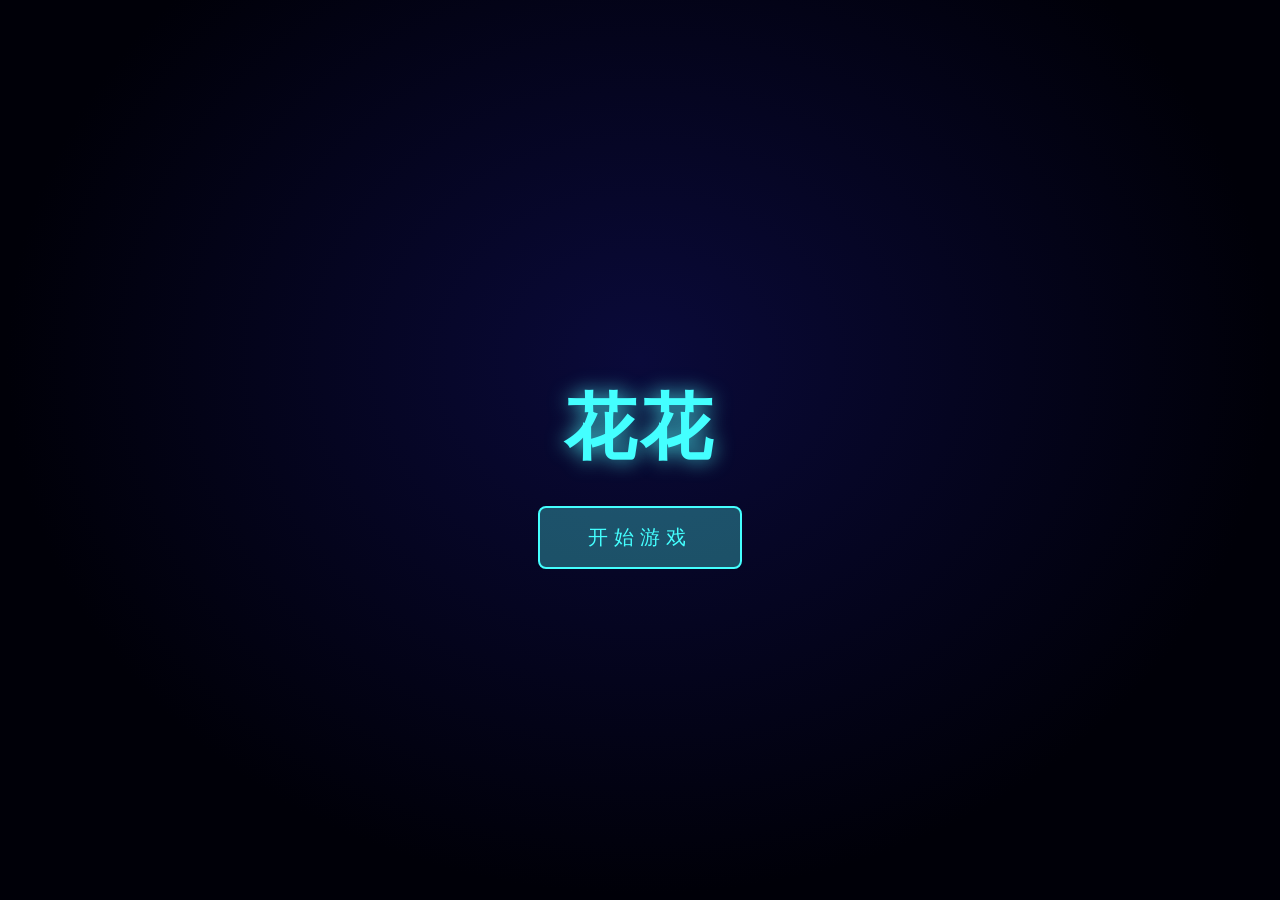
<file: g/huahua.html>
<!DOCTYPE html>
<html lang="zh-CN">
<head>
<meta charset="UTF-8">
<meta name="viewport" content="width=device-width, initial-scale=1.0, maximum-scale=1.0, user-scalable=no">
<title>花花 - 星河战机</title>
<style>
/* ===== 基础样式 ===== */
body{margin:0;overflow:hidden;background:#000;touch-action:none;}
#gameCanvas{position:fixed;top:0;left:0;width:100%;height:100%;pointer-events:auto;display:block;}

/* ===== UI 容器 ===== */
.game-ui{position:fixed;top:0;left:0;right:0;bottom:0;pointer-events:none;z-index:100;}

/* ===== 开始界面 ===== */
.start-screen{
  position:absolute;top:0;left:0;right:0;bottom:0;
  background:radial-gradient(ellipse at 50% 40%,#0a0a3a 0%,#000008 70%);
  display:flex;flex-direction:column;align-items:center;justify-content:center;
  gap:clamp(16px,4vh,30px);pointer-events:auto;padding:20px;
}

/* ===== 游戏结束界面 ===== */
.game-over-screen{
  position:absolute;top:0;left:0;right:0;bottom:0;
  background-color:rgba(139,0,0,0.8);display:none;
  flex-direction:column;align-items:center;justify-content:center;
  pointer-events:auto;
}

/* ===== 通用文字 ===== */
.overlay-title{
  color:#4ff;font-size:clamp(36px,9vw,72px);
  text-shadow:0 0 20px rgba(79,255,255,0.8);
  margin-bottom:0;text-align:center;letter-spacing:4px;
}
.overlay-subtitle{
  color:#aaa;font-size:clamp(14px,2.8vw,18px);
  text-align:center;max-width:min(400px,80vw);line-height:1.8;letter-spacing:1px;
}

/* ===== 游戏按钮 ===== */
.game-button{
  display:block;background-color:rgba(79,255,255,0.3);
  border:2px solid #4ff;color:#4ff;
  padding:clamp(12px,2vh,16px) clamp(30px,8vw,48px);
  font-size:clamp(15px,3vw,20px);min-height:48px;min-width:180px;
  cursor:pointer;text-transform:uppercase;
  letter-spacing:clamp(3px,0.8vw,6px);
  border-radius:8px;transition:all 0.3s ease;
  -webkit-tap-highlight-color:transparent;touch-action:manipulation;
}
.game-button:hover{background-color:rgba(79,255,255,0.6);box-shadow:0 0 20px rgba(79,255,255,0.8);}
.game-button:active{transform:scale(0.96);background-color:rgba(79,255,255,0.8);}

/* ===== HUD ===== */
.game-hud{position:absolute;top:20px;left:20px;color:#4ff;font-size:16px;text-shadow:0 0 5px rgba(79,255,255,0.5);}
.game-hud .hud-row{margin-bottom:8px;}

/* ===== 移动端按钮 ===== */
@keyframes btn-glow{0%,100%{box-shadow:0 0 15px rgba(79,255,255,0.2)}50%{box-shadow:0 0 40px rgba(79,255,255,0.6)}}
@keyframes bullet-glow{0%,100%{box-shadow:0 0 15px rgba(255,230,50,0.2)}50%{box-shadow:0 0 40px rgba(255,230,50,0.6)}}
@keyframes missile-glow{0%,100%{box-shadow:0 0 15px rgba(255,80,50,0.2)}50%{box-shadow:0 0 40px rgba(255,80,50,0.6)}}
.mobile-controls{
  display:none;position:fixed;
  bottom:clamp(10px,3vh,24px);left:50%;transform:translateX(-50%);
  gap:clamp(78px,15vw,102px);z-index:200;pointer-events:none;
}
.mobile-btn{
  width:clamp(78px,15vw,102px);height:clamp(78px,15vw,102px);
  border-radius:50%;border:2px solid rgba(79,255,255,0.6);
  background:rgba(0,20,40,0.7);color:#4ff;
  font-size:clamp(30px,6vw,40px);
  display:flex;align-items:center;justify-content:center;
  cursor:pointer;pointer-events:auto;
  -webkit-tap-highlight-color:transparent;touch-action:manipulation;
  transition:all 0.15s ease;user-select:none;-webkit-user-select:none;
  animation:btn-glow 3s ease-in-out infinite;
  box-shadow:0 0 15px rgba(79,255,255,0.2);
  position:relative;flex-shrink:0;
}
.bullet-btn{border-color:rgba(255,230,50,0.6);color:#ffe838;animation:bullet-glow 3s ease-in-out infinite;box-shadow:0 0 15px rgba(255,230,50,0.2);}
.missile-btn{border-color:rgba(255,80,50,0.6);color:#ff6a4a;animation:missile-glow 3s ease-in-out infinite;box-shadow:0 0 15px rgba(255,80,50,0.2);}
.mobile-btn:active{transform:scale(0.88);background:rgba(79,255,255,0.3);}
.bullet-btn:active{box-shadow:0 0 25px rgba(255,230,50,0.5);background:rgba(255,230,50,0.2);}
.missile-btn:active{box-shadow:0 0 25px rgba(255,80,50,0.5);background:rgba(255,80,50,0.2);}

/* ===== 响应式 ===== */
@media(max-width:480px){
  .mobile-controls{bottom:8px;left:50%;transform:translateX(-50%);gap:72px;}
  .mobile-btn{width:72px;height:72px;font-size:28px;}
  .overlay-title{font-size:32px;}
  .game-button{min-width:140px;padding:10px 20px;font-size:14px;}
}
@media(max-width:800px){
  .overlay-title{font-size:clamp(28px,7vw,48px);}
  .game-button{padding:12px 30px;font-size:clamp(13px,2.5vw,16px);}
}
</style>
</head>
<body>

<canvas id="gameCanvas"></canvas>

<div class="game-ui">
  <div class="game-hud" id="hudContainer"></div>

  <div class="start-screen" id="startScreen">
    <h1 class="overlay-title">花花</h1>
    <button class="game-button" id="startButton">开始游戏</button>
  </div>

  <div class="game-over-screen" id="gameOverScreen">
    <h1 class="overlay-title" style="color:#ff4444;">Game Over</h1>
    <p class="overlay-subtitle">最终得分：<span id="finalScore"></span></p>
    <button class="game-button" id="restartButton">重新开始</button>
  </div>
</div>

<div class="mobile-controls" id="mobileControls">
  <button class="mobile-btn bullet-btn" id="btnBullet">⚡</button>
  <button class="mobile-btn missile-btn" id="btnMissile">💥</button>
</div>

<script>
(function(){
'use strict';

// ==============================
// === 星河词语配置 ==============
// ==============================
var WORDS_A = ['花花','大眼','睫毛','漂亮','大美女','甜美','温柔','乖巧'];
var WORDS_B = ['漂亮','可爱','貌美','乖乖','囡囡','丫头','萌娃','明眸','翘睫','水灵','粉嫩','软萌','清甜','娇俏','甜美','温柔','软糯','萌趣','美颜','清丽','可人','讨喜','娇憨','软甜','灵秀','娟秀','萌甜','俏美','温婉','娇柔','莹润','秀雅','甜糯','灵动','乖巧','软嫩','娇美','优雅'];
var floatingWords = [];
var wordSpawnTimer = 0;
var gameWordTimer = 0;    // 游戏开始后的帧计数，前120帧（2秒）只出现WORDS_A
var wordAIndex = 0;       // WORDS_A按顺序出现的索引

function spawnFloatingWord() {
  // 前2秒（120帧）只出现WORDS_A的词语
  var onlyA = gameWordTimer < 120;
  var isA = onlyA ? true : (Math.random() < 0.75);

  // A类按数组顺序依次出现，B类随机
  var text;
  if (isA) {
    text = WORDS_A[wordAIndex % WORDS_A.length];
    wordAIndex++;
  } else {
    text = WORDS_B[Math.floor(Math.random() * WORDS_B.length)];
  }

  var hue = Math.random() * 60 + 180; // 180-240 (蓝紫色系)
  floatingWords.push({
    text: text,
    x: Math.random() * gameWidth,
    y: -30,
    fontSize: 8,
    alpha: 0.03,
    speed: 0.3 + Math.random() * 0.5,
    hue: hue,
    life: 0,
    paused: isA,              // A类词：先停留2秒再漂浮
    pauseFrames: isA ? 120 : 0  // 120帧 ≈ 2秒
  });
}

function updateFloatingWords() {
  for (var i = floatingWords.length - 1; i >= 0; i--) {
    var w = floatingWords[i];

    // A类词先停留2秒再开始漂浮
    if (w.paused && w.pauseFrames > 0) {
      w.pauseFrames--;
      w.life++;
      // 停留期间呼吸闪烁效果（透明度在0.15~0.30之间波动，清晰可见）
      w.alpha = 0.15 + Math.sin(w.life * 0.12) * 0.07 + 0.08;
      continue;
    }
    // 暂停结束，恢复正常漂浮
    if (w.paused && w.pauseFrames <= 0) {
      w.paused = false;
    }

    w.y += w.speed;
    w.fontSize += 0.08;
    w.life++;
    // 透明度：前 200 帧从 0.03 线性增长到 0.25
    if (w.life < 200) {
      w.alpha = 0.03 + (w.life / 200) * 0.22;
    } else {
      w.alpha = Math.min(0.5, w.alpha + 0.003);  // 最大透明度 0.5
    }
    if (w.y > CONFIG.DESIGN_HEIGHT + 40 || w.fontSize > 32) {
      floatingWords.splice(i, 1);
    }
  }
  // 限制最大数量
  while (floatingWords.length > 60) floatingWords.shift();
}

function drawFloatingWords() {
  for (var i = 0; i < floatingWords.length; i++) {
    var w = floatingWords[i];
    ctx.save();
    ctx.globalAlpha = w.alpha;
    ctx.font = w.fontSize + 'px "Microsoft YaHei","微软雅黑",sans-serif';
    ctx.textAlign = 'center';
    ctx.textBaseline = 'middle';
    ctx.fillStyle = 'hsla(' + w.hue + ',60%,75%,' + w.alpha + ')';
    ctx.shadowBlur = w.fontSize * 0.5;
    ctx.shadowColor = 'hsla(' + w.hue + ',80%,60%,0.15)';
    ctx.fillText(w.text, w.x, w.y);
    ctx.restore();
  }
}

// ==============================
// === 爱意数字背景 ==============
// ==============================
var loveNumbers = [];
var loveNumberList = ['520', '521', '1314', '5201314', '99', '999', '1314520', '3344'];
var loveNumberSpawnTimer = 0;

function spawnLoveNumber() {
  if (loveNumbers.length >= 3) return;
  var text = loveNumberList[Math.floor(Math.random() * loveNumberList.length)];
  loveNumbers.push({
    text: text,
    x: Math.random() * gameWidth,
    y: CONFIG.DESIGN_HEIGHT * (0.1 + Math.random() * 0.5),
    fontSize: 6,
    alpha: 0.02,
    life: 0,
    hue: Math.random() * 360,           // 随机色相，每次不同颜色
    sat: 35 + Math.floor(Math.random() * 25),  // 饱和度35-60%（偏浅）
    light: 72 + Math.floor(Math.random() * 16), // 亮度72-88%（偏亮/浅色）
    maxFontSize: 240  // 4倍飞船尺寸（飞船约56px）
  });
}

function updateLoveNumbers() {
  for (var i = loveNumbers.length - 1; i >= 0; i--) {
    var ln = loveNumbers[i];
    ln.life++;

    if (ln.life <= 300) {
      // 生长阶段：前300帧（约5秒），由小变大，透明度增加
      ln.fontSize = 6 + (ln.life / 300) * (ln.maxFontSize - 6);
      ln.alpha = 0.02 + (ln.life / 300) * 0.28;
    } else if (ln.life <= 600) {
      // 消退阶段：保持最大尺寸，透明度逐渐归零
      ln.fontSize = ln.maxFontSize;
      var fadeProgress = (ln.life - 300) / 300;
      ln.alpha = Math.max(0, 0.30 * (1 - fadeProgress));
    } else {
      // 生命周期结束，移除
      loveNumbers.splice(i, 1);
    }
  }
}

function drawLoveNumbers() {
  for (var i = 0; i < loveNumbers.length; i++) {
    var ln = loveNumbers[i];
    ctx.save();
    ctx.globalAlpha = ln.alpha;
    ctx.font = 'bold ' + ln.fontSize + 'px "Microsoft YaHei","微软雅黑",sans-serif';
    ctx.textAlign = 'center';
    ctx.textBaseline = 'middle';
    ctx.fillStyle = 'hsla(' + ln.hue + ',' + ln.sat + '%,' + ln.light + '%,' + ln.alpha + ')';
    ctx.shadowBlur = ln.fontSize * 0.3;
    ctx.shadowColor = 'hsla(' + ln.hue + ',' + ln.sat + '%,' + (ln.light - 20) + '%,0.15)';
    ctx.fillText(ln.text, ln.x, ln.y);
    ctx.restore();
  }
}

// ==============================
// === 游戏引擎 =================
// ==============================
var CONFIG = {
  DESIGN_HEIGHT: 600,
  TARGET_DT: 1000 / 60,
  DEATH_EXPLOSION_MS: 2000,
  MAX_METEORS: 18,
  MAX_BULLETS: 70,
  MAX_PARTICLES: 420,
  STAR_COUNT: 230,
  BG_COLOR: '#02040d'
};
var DEBUG = false;

var canvas = null, ctx = null, animationFrameId = null;
var gameScale = 1, gameWidth = 800;
var meteorSpawnTimer = 0, fireCooldown = 0;
var mobileControls = null;
var keys = {};

var state = {
  current: 'idle',
  score: 0,
  startTime: 0,
  shake: 0,
  flash: 0,
  lastMouseX: gameWidth / 2,
  lastMouseY: CONFIG.DESIGN_HEIGHT * 0.75,
  time: 0,
  deathStartedAt: 0
};

var plane = {
  x: gameWidth / 2 - 28,
  y: CONFIG.DESIGN_HEIGHT * 0.72,
  width: 56, height: 44,
  vx: 0, vy: 0, tilt: 0,
  propellerAngle: 0, flamePhase: 0
};

var backgroundStars = [];
var meteors = [], bullets = [], particles = [];
var shockwaves = [], heatHazes = [], muzzleFlashes = [];

var AUDIO = { ctx: null, master: null, enabled: true, lastShotAt: 0 };

// ===== Canvas =====
function initCanvas() {
  canvas = document.getElementById('gameCanvas');
  if (!canvas) { canvas = document.createElement('canvas'); canvas.id = 'gameCanvas'; document.body.appendChild(canvas); }
  ctx = canvas.getContext('2d', { alpha: false });
  canvas.style.cssText += ';background:' + CONFIG.BG_COLOR + ';touch-action:none;';
  resizeCanvas();
  window.addEventListener('resize', resizeCanvas);
}
function resizeCanvas() {
  canvas.width = window.innerWidth;
  canvas.height = window.innerHeight;
  gameScale = canvas.height / CONFIG.DESIGN_HEIGHT;
  gameWidth = canvas.width / gameScale;
}

// ===== Stars =====
function initBackgroundStars() {
  backgroundStars = [];
  for (var i = 0; i < CONFIG.STAR_COUNT; i++) {
    var depth = Math.random();
    backgroundStars.push({
      x: Math.random() * gameWidth,
      y: Math.random() * CONFIG.DESIGN_HEIGHT,
      size: 0.4 + depth * 1.9,
      speed: 0.08 + depth * 0.75,
      alpha: 0.25 + depth * 0.75,
      twinkle: Math.random() * Math.PI * 2,
      hue: depth > 0.82 ? (Math.random() > 0.5 ? '#bfe9ff' : '#ffe6bd') : '#ffffff'
    });
  }
}

// ===== Audio =====
function ensureAudio() {
  if (!AUDIO.enabled) return null;
  if (!AUDIO.ctx) {
    var AC = window.AudioContext || window.webkitAudioContext;
    if (!AC) return null;
    AUDIO.ctx = new AC();
    AUDIO.master = AUDIO.ctx.createGain();
    AUDIO.master.gain.value = 0.72;
    AUDIO.master.connect(AUDIO.ctx.destination);
  }
  if (AUDIO.ctx.state === 'suspended') AUDIO.ctx.resume();
  return AUDIO.ctx;
}
function makeNoiseBuffer(aCtx, seconds, decay) {
  var len = Math.max(1, Math.floor(aCtx.sampleRate * seconds));
  var buf = aCtx.createBuffer(1, len, aCtx.sampleRate);
  var d = buf.getChannelData(0);
  for (var i = 0; i < len; i++) d[i] = (Math.random() * 2 - 1) * Math.exp(-i / (aCtx.sampleRate * decay));
  return buf;
}
function connectPanned(gain, x) {
  var pan = Math.max(-0.9, Math.min(0.9, (x / gameWidth) * 2 - 1));
  if (AUDIO.ctx.createStereoPanner) {
    var p = AUDIO.ctx.createStereoPanner();
    p.pan.value = pan;
    gain.connect(p); p.connect(AUDIO.master);
  } else { gain.connect(AUDIO.master); }
}
function playShootSound(type, x) {
  var aCtx = ensureAudio();
  if (!aCtx) return;
  var now = aCtx.currentTime, isCannon = type === 'cannon';
  var age = now - AUDIO.lastShotAt; AUDIO.lastShotAt = now;
  var fatigue = age < 0.08 ? 0.72 : 1;

  var osc = aCtx.createOscillator(), gain = aCtx.createGain();
  osc.type = isCannon ? 'square' : 'sawtooth';
  osc.frequency.setValueAtTime(isCannon ? 520 : 1800, now);
  osc.frequency.exponentialRampToValueAtTime(isCannon ? 95 : 3200, now + (isCannon ? 0.18 : 0.055));
  gain.gain.setValueAtTime((isCannon ? 0.36 : 0.12) * fatigue, now);
  gain.gain.exponentialRampToValueAtTime(0.001, now + (isCannon ? 0.28 : 0.09));
  osc.connect(gain); connectPanned(gain, x);
  osc.start(now); osc.stop(now + (isCannon ? 0.32 : 0.12));

  var noise = aCtx.createBufferSource();
  noise.buffer = makeNoiseBuffer(aCtx, isCannon ? 0.24 : 0.09, isCannon ? 0.08 : 0.025);
  var filter = aCtx.createBiquadFilter();
  filter.type = isCannon ? 'lowpass' : 'bandpass';
  filter.frequency.value = isCannon ? 1700 : 4300;
  filter.Q.value = isCannon ? 0.8 : 2.2;
  var nGain = aCtx.createGain();
  nGain.gain.setValueAtTime((isCannon ? 0.42 : 0.16) * fatigue, now);
  nGain.gain.exponentialRampToValueAtTime(0.001, now + (isCannon ? 0.22 : 0.08));
  noise.connect(filter); filter.connect(nGain); connectPanned(nGain, x);
  noise.start(now);
}
function playExplosionSound(x, scale) {
  var aCtx = ensureAudio();
  if (!aCtx) return;
  var now = aCtx.currentTime, power = Math.max(0.55, Math.min(1.6, scale || 1));
  function oscLayer(type, f1, f2, dur, vol) {
    var o = aCtx.createOscillator(), g = aCtx.createGain();
    o.type = type;
    o.frequency.setValueAtTime(f1, now); o.frequency.exponentialRampToValueAtTime(f2, now + dur * 0.78);
    g.gain.setValueAtTime(vol * power, now); g.gain.exponentialRampToValueAtTime(0.001, now + dur);
    o.connect(g); connectPanned(g, x);
    o.start(now); o.stop(now + dur + 0.04);
  }
  oscLayer('sine', 82, 28, 0.78, 0.62);
  oscLayer('triangle', 35, 18, 1.1, 0.42);
  oscLayer('sawtooth', 190, 48, 0.58, 0.28);
  try {
    var bo = aCtx.createOscillator(), bg = aCtx.createGain();
    bo.type = 'sine';
    bo.frequency.setValueAtTime(55, now); bo.frequency.exponentialRampToValueAtTime(25, now + 0.85);
    bg.gain.setValueAtTime(0.48 * power, now); bg.gain.exponentialRampToValueAtTime(0.001, now + 0.9);
    var bf = aCtx.createBiquadFilter(); bf.type = 'lowpass';
    bf.frequency.setValueAtTime(120, now); bf.frequency.exponentialRampToValueAtTime(40, now + 0.85);
    bo.connect(bf); bf.connect(bg); connectPanned(bg, x);
    bo.start(now); bo.stop(now + 0.95);
  } catch(e) {}
  var blast = aCtx.createBufferSource();
  blast.buffer = makeNoiseBuffer(aCtx, 1.05, 0.35);
  var lp = aCtx.createBiquadFilter(); lp.type = 'lowpass';
  lp.frequency.setValueAtTime(3400, now); lp.frequency.exponentialRampToValueAtTime(420, now + 0.9);
  var g = aCtx.createGain();
  g.gain.setValueAtTime(0.58 * power, now); g.gain.exponentialRampToValueAtTime(0.001, now + 1.05);
  blast.connect(lp); lp.connect(g); connectPanned(g, x);
  blast.start(now);
  var sp = aCtx.createOscillator(), sg = aCtx.createGain();
  sp.type = 'square';
  sp.frequency.setValueAtTime(2400, now); sp.frequency.exponentialRampToValueAtTime(7200, now + 0.16);
  sg.gain.setValueAtTime(0.11 * power, now); sg.gain.exponentialRampToValueAtTime(0.001, now + 0.24);
  sp.connect(sg); connectPanned(sg, x);
  sp.start(now); sp.stop(now + 0.26);
}

// ===== Input =====
function screenToCanvas(e) {
  var rect = canvas.getBoundingClientRect();
  return { x: (e.clientX - rect.left) / gameScale, y: (e.clientY - rect.top) / gameScale };
}
function initInput() {
  function movePlane(x, y) {
    if (state.current !== 'running') return;
    var ox = plane.x, oy = plane.y;
    plane.x = Math.max(0, Math.min(gameWidth - plane.width, x - plane.width / 2));
    plane.y = Math.max(0, Math.min(CONFIG.DESIGN_HEIGHT - plane.height, y - plane.height / 2));
    plane.vx = plane.x - ox; plane.vy = plane.y - oy;
    plane.tilt += ((plane.vx * 0.035) - plane.tilt) * 0.2;
  }

  canvas.addEventListener('mousemove', function(e) {
    var p = screenToCanvas(e);
    state.lastMouseX = p.x; state.lastMouseY = p.y;
    movePlane(p.x, p.y);
  });
  canvas.addEventListener('mousedown', function(e) {
    if (state.current !== 'running') return;
    e.preventDefault();
    if (e.button === 2) { shoot('cannon'); }
    else if (e.button === 0) { shoot('machinegun', { single: true }); }
  });
  canvas.addEventListener('mouseleave', function() {
    if (state.current !== 'running') return;
    movePlane(
      Math.max(0, Math.min(gameWidth, state.lastMouseX)),
      Math.max(0, Math.min(CONFIG.DESIGN_HEIGHT, state.lastMouseY))
    );
  });

  document.addEventListener('keydown', function(e) {
    keys[e.code] = true;
    if (state.current !== 'running') return;
    if (e.code === 'KeyJ') shoot('machinegun', { single: true });
    if (e.code === 'KeyK') shoot('cannon');
  });
  document.addEventListener('keyup', function(e) { keys[e.code] = false; });

  canvas.addEventListener('touchmove', function(e) {
    if (!e.touches[0]) return;
    e.preventDefault();
    var p = screenToCanvas(e.touches[0]);
    state.lastMouseX = p.x; state.lastMouseY = p.y;
    movePlane(p.x, p.y);
  }, { passive: false });
  canvas.addEventListener('touchstart', function(e) {
    ensureAudio();
    if (state.current !== 'running') return;
    e.preventDefault();
    if (e.touches[0]) {
      var p = screenToCanvas(e.touches[0]);
      state.lastMouseX = p.x; state.lastMouseY = p.y;
      movePlane(p.x, p.y);
      shoot('machinegun');
    }
  }, { passive: false });
  canvas.addEventListener('contextmenu', function(e) { e.preventDefault(); });

  ['click','keydown','touchstart'].forEach(function(name) {
    window.addEventListener(name, ensureAudio, { passive: true });
  });

  var btnBullet = document.getElementById('btnBullet');
  if (btnBullet) {
    btnBullet.addEventListener('touchstart', function(e) {
      e.preventDefault(); e.stopPropagation(); ensureAudio();
      if (state.current === 'running') shoot('machinegun', { single: true });
    });
    btnBullet.addEventListener('mousedown', function(e) {
      e.preventDefault(); e.stopPropagation(); ensureAudio();
      if (state.current === 'running') shoot('machinegun', { single: true });
    });
    btnBullet.addEventListener('contextmenu', function(e) { e.preventDefault(); });
  }
  var btnMissile = document.getElementById('btnMissile');
  if (btnMissile) {
    btnMissile.addEventListener('touchstart', function(e) {
      e.preventDefault(); e.stopPropagation(); ensureAudio();
      if (state.current === 'running') shoot('cannon');
    });
    btnMissile.addEventListener('mousedown', function(e) {
      e.preventDefault(); e.stopPropagation(); ensureAudio();
      if (state.current === 'running') shoot('cannon');
    });
    btnMissile.addEventListener('contextmenu', function(e) { e.preventDefault(); });
  }
}

// ===== Meteor =====
function generateCrackGeometry(radius) {
  var r = radius, cracks = [];
  var cnt = 3 + Math.floor(Math.random() * 3);
  for (var ci = 0; ci < cnt; ci++) {
    var sa = Math.random() * Math.PI * 2, sr = r * (0.1 + Math.random() * 0.3);
    var sx = Math.cos(sa) * sr, sy = Math.sin(sa) * sr;
    var segs = 3 + Math.floor(Math.random() * 3);
    var points = [], px = sx, py = sy;
    for (var seg = 0; seg < segs; seg++) {
      var ea = sa + (Math.random() - 0.5) * 1.5, er = sr + ((seg + 1) / segs) * r * 0.82;
      if (er > r * 0.92) break;
      px = Math.cos(ea) * er; py = Math.sin(ea) * er;
      points.push({ x: px, y: py });
    }
    var a = 0.7 + Math.random() * 0.25;
    cracks.push({
      startX: sx, startY: sy, points: points,
      color: 'rgba(' + (20 + Math.floor(Math.random()*30)) + ',' + (18 + Math.floor(Math.random()*25)) + ',' + (15 + Math.floor(Math.random()*20)) + ',' + a + ')',
      shadow: 'rgba(5,3,2,' + (0.15 + Math.random()*0.1) + ')',
      lineWidth: 2 + Math.random() * 1.2
    });
    if (Math.random() > 0.35 && points.length > 1) {
      var bp = points[Math.floor(Math.random() * points.length)];
      var ba = sa + (Math.random() - 0.5) * 1.8, bl = r * (0.15 + Math.random() * 0.25);
      cracks.push({
        startX: bp.x, startY: bp.y,
        points: [{ x: Math.cos(ba) * (Math.sqrt(bp.x*bp.x+bp.y*bp.y) + bl), y: Math.sin(ba) * (Math.sqrt(bp.x*bp.x+bp.y*bp.y) + bl) }],
        color: 'rgba(' + (15 + Math.floor(Math.random()*20)) + ',' + (12 + Math.floor(Math.random()*15)) + ',' + (10 + Math.floor(Math.random()*10)) + ',0.4)',
        shadow: 'rgba(5,3,2,0.12)', lineWidth: 1 + Math.random() * 0.5
      });
    }
  }
  return cracks;
}

function createMeteor() {
  var isLarge = Math.random() < 0.4;
  var radius = isLarge ? (30 + Math.random() * 12) : (18 + Math.random() * 8);
  var vc = 16 + Math.floor(Math.random() * 9);
  var vertices = [];
  for (var i = 0; i < vc; i++) {
    var a = (i / vc) * Math.PI * 2;
    var r = radius * (0.88 + Math.random() * 0.12);
    vertices.push({ x: Math.cos(a) * r, y: Math.sin(a) * r });
  }
  var ctrlPoints = [];
  for (var i = 0; i < vc; i++) {
    var cur = vertices[i], nxt = vertices[(i + 1) % vc];
    ctrlPoints.push({
      x: (cur.x + nxt.x) / 2 + (Math.random() - 0.5) * radius * 0.08,
      y: (cur.y + nxt.y) / 2 + (Math.random() - 0.5) * radius * 0.08
    });
  }
  var craters = [];
  var cc = 4 + Math.floor(radius / 8);
  for (var i = 0; i < cc; i++) {
    var a = Math.random() * Math.PI * 2, r = Math.random() * radius * 0.6;
    craters.push({
      x: Math.cos(a) * r, y: Math.sin(a) * r,
      radius: 3 + Math.random() * radius * 0.15,
      alpha: 0.18 + Math.random() * 0.28
    });
  }
  var specks = [];
  var sc = 5 + Math.floor(Math.random() * 6);
  for (var i = 0; i < sc; i++) {
    var a = Math.random() * Math.PI * 2, r = Math.random() * radius * 0.7;
    specks.push({ x: Math.cos(a) * r, y: Math.sin(a) * r, size: 2 + Math.random() * 6, alpha: 0.08 + Math.random() * 0.12 });
  }
  var palette = [
    ['#9b4c26','#4a1f13','#1c0d08'],
    ['#7b6a55','#3b3029','#171313'],
    ['#8e3230','#491512','#160806'],
    ['#b87a35','#60401f','#1c1208']
  ][Math.floor(Math.random() * 4)];
  var brightSpecks = [];
  for (var i = 0; i < 5 + Math.floor(Math.random() * 6); i++) {
    var a = Math.random() * Math.PI * 2, d = Math.random() * radius * 0.8;
    brightSpecks.push({ x: Math.cos(a)*d, y: Math.sin(a)*d, size: 2+Math.random()*5, elong: 1+Math.random()*2, alpha: 0.04+Math.random()*0.06 });
  }
  var fineGrains = [];
  var gc = 20 + Math.floor(radius * 1.5);
  for (var i = 0; i < gc; i++) {
    var a = Math.random() * Math.PI * 2, d = Math.random() * radius * 0.9;
    fineGrains.push({ x: Math.cos(a)*d, y: Math.sin(a)*d, shade: Math.random()>0.5?10:35, size: 0.5+Math.random()*1.2, alpha: 0.15+Math.random()*0.2 });
  }
  meteors.push({
    x: radius + Math.random() * (gameWidth - radius * 2), y: -radius * 2,
    width: radius*2, height: radius*2, radius: radius,
    health: isLarge ? 2 : 1, isLarge: isLarge,
    hit: false, cracks: null,
    brightSpecks: brightSpecks, fineGrains: fineGrains,
    speed: 1.7 + Math.random() * 2.6 + Math.min(2.2, state.score * 0.025),
    rotation: Math.random() * Math.PI * 2,
    rotationSpeed: (Math.random() - 0.5) * 0.035,
    vertices: vertices, ctrlPoints: ctrlPoints,
    craters: craters, specks: specks, palette: palette
  });
}

// ===== Shooting =====
function shoot(type, opts) {
  opts = opts || {};
  if (bullets.length >= CONFIG.MAX_BULLETS) return;
  var isCannon = type === 'cannon';
  var now = performance.now();
  if (now < fireCooldown) return;
  fireCooldown = now + (isCannon ? 260 : 80);
  var x = plane.x + plane.width / 2, y = plane.y + 4;
  var spread = isCannon ? [0] : opts.single ? [0] : [-8, 8];
  spread.forEach(function(offset) {
    bullets.push({
      x: x + offset, y: y,
      width: isCannon ? 18 : 5, height: isCannon ? 40 : 18,
      speed: isCannon ? 12 : 18,
      color: isCannon ? '255,140,30' : '255,240,80',
      glow: isCannon ? '#ff8c1e' : '#fff050',
      type: type,
      rotation: Math.random() * Math.PI * 2,
      trail: []
    });
  });
  muzzleFlashes.push({ x: x, y: y - 12, life: isCannon ? 11 : 6, maxLife: isCannon ? 11 : 6, radius: isCannon ? 34 : 20 });
  playShootSound(type, x);
}

// ===== Explosion =====
function createExplosion(x, y, scale) {
  scale = scale || 1;
  var bursts = [
    { count: 36, speed: 8.5, size: 2.6, color: '255,245,205', life: 38, type: 'core' },
    { count: 52, speed: 6.0, size: 4.5, color: '255,108,22',  life: 60, type: 'flame' },
    { count: 36, speed: 3.2, size: 8.0, color: '90,88,84',    life: 96, type: 'smoke' },
    { count: 24, speed: 11.0, size: 2.0, color: '255,210,80', life: 34, type: 'spark' },
    { count: 16, speed: 7.0, size: 3.2, color: '180,120,60',  life: 52, type: 'debris' }
  ];
  bursts.forEach(function(b) {
    for (var i = 0; i < b.count * scale; i++) {
      var a = Math.random() * Math.PI * 2, sp = b.speed * (0.35 + Math.random() * 0.95) * scale;
      particles.push({
        x: x, y: y,
        vx: Math.cos(a) * sp, vy: Math.sin(a) * sp,
        size: b.size * (0.6 + Math.random() * 0.9) * scale,
        color: b.color, life: b.life * (0.75 + Math.random() * 0.55),
        maxLife: b.life, type: b.type
      });
    }
  });
  while (particles.length > CONFIG.MAX_PARTICLES) particles.shift();
  shockwaves.push({ x: x, y: y, radius: 6, maxRadius: 115 * scale, life: 28, maxLife: 28 });
  heatHazes.push({ x: x, y: y, radius: 12, maxRadius: 145 * scale, life: 22, maxLife: 22 });
  state.flash = Math.max(state.flash, 0.5 * scale);
  state.shake = Math.max(state.shake, 14 * scale);
  playExplosionSound(x, scale);
}

function updateVisualEffects() {
  particles.forEach(function(p) {
    p.x += p.vx; p.y += p.vy;
    var drag = p.type === 'smoke' ? 0.992 : 0.962;
    p.vx *= drag; p.vy *= drag;
    if (p.type !== 'spark') p.vy += 0.035;
    p.life -= 1;
    if (p.type === 'smoke') p.size *= 1.006;
  });
  particles = particles.filter(function(p) { return p.life > 0 && p.size > 0.05; });
  shockwaves.forEach(function(s) { s.radius += (s.maxRadius - s.radius) * 0.18; s.life -= 1; });
  shockwaves = shockwaves.filter(function(s) { return s.life > 0; });
  heatHazes.forEach(function(h) { h.radius += (h.maxRadius - h.radius) * 0.22; h.life -= 1; });
  heatHazes = heatHazes.filter(function(h) { return h.life > 0; });
  muzzleFlashes.forEach(function(f) { f.life -= 1; });
  muzzleFlashes = muzzleFlashes.filter(function(f) { return f.life > 0; });
  state.shake *= 0.9;
  state.flash *= 0.86;
}

function beginDeathExplosion(meteorIndex) {
  if (state.current !== 'running') return;
  var cx = plane.x + plane.width / 2, cy = plane.y + plane.height / 2;
  var meteor = meteors[meteorIndex];
  state.current = 'dying';
  state.deathStartedAt = performance.now();
  bullets = []; muzzleFlashes = [];
  if (meteor) { createExplosion(meteor.x, meteor.y, 1.35); meteors.splice(meteorIndex, 1); }
  createExplosion(cx, cy, 2.35);
  state.flash = Math.max(state.flash, 0.95);
  state.shake = Math.max(state.shake, 26);
  if (mobileControls) mobileControls.style.display = 'none';
  if (canvas) canvas.style.cursor = 'default';
}

// ===== Update =====
function update() {
  if (state.current === 'dying') {
    state.time += 1;
    meteors.forEach(function(m) { m.y += m.speed * 0.35; m.rotation += m.rotationSpeed * 0.6; });
    updateVisualEffects();
    if (performance.now() - state.deathStartedAt >= CONFIG.DEATH_EXPLOSION_MS) { gameOver(); }
    return;
  }
  if (state.current !== 'running') return;
  state.time += 1;
  gameWordTimer += 1;

  // ---- 星河词语生成 ----
  wordSpawnTimer += 1;
  if (wordSpawnTimer >= 30 + Math.floor(Math.random() * 60)) {
    wordSpawnTimer = 0;
    spawnFloatingWord();
  }
  updateFloatingWords();

  // ---- 爱意数字生成 ----
  loveNumberSpawnTimer += 1;
  if (loveNumberSpawnTimer >= 120 + Math.floor(Math.random() * 180) && gameWordTimer >= 240) {
    loveNumberSpawnTimer = 0;
    spawnLoveNumber();
  }
  updateLoveNumbers();

  // ---- 陨石生成 ----
  meteorSpawnTimer += 1;
  var spawnRate = Math.max(24, 62 - state.score * 0.55);
  if (meteorSpawnTimer >= spawnRate && meteors.length < CONFIG.MAX_METEORS) {
    meteorSpawnTimer = 0;
    createMeteor();
  }

  plane.propellerAngle += 0.72 + Math.min(0.8, Math.abs(plane.vx) * 0.025);
  plane.flamePhase += 0.24;
  plane.vx *= 0.86; plane.vy *= 0.86;
  plane.tilt *= 0.94;

  var KEY_SPEED = 16;
  if (keys['ArrowUp'] || keys['KeyW']) plane.y -= KEY_SPEED;
  if (keys['ArrowDown'] || keys['KeyS']) plane.y += KEY_SPEED;
  if (keys['ArrowLeft'] || keys['KeyA']) plane.x -= KEY_SPEED;
  if (keys['ArrowRight'] || keys['KeyD']) plane.x += KEY_SPEED;
  plane.x = Math.max(0, Math.min(gameWidth - plane.width, plane.x));
  plane.y = Math.max(0, Math.min(CONFIG.DESIGN_HEIGHT - plane.height, plane.y));

  bullets.forEach(function(b) {
    b.trail.push({ x: b.x, y: b.y });
    if (b.trail.length > (b.type === 'cannon' ? 10 : 7)) b.trail.shift();
    b.y -= b.speed;
    b.rotation += b.type === 'cannon' ? 0.08 : 0.18;
  });
  bullets = bullets.filter(function(b) { return b.y + b.height > -20; });

  meteors.forEach(function(m) {
    m.y += m.speed;
    m.rotation += m.rotationSpeed;
    m.rotationSpeed *= 0.998;
  });
  meteors = meteors.filter(function(m) { return m.y - m.radius < CONFIG.DESIGN_HEIGHT + 80; });

  // ---- 碰撞检测 ----
  for (var bIndex = bullets.length - 1; bIndex >= 0; bIndex--) {
    var b = bullets[bIndex];
    if (b.type === 'cannon') {
      var hitIndex = -1;
      for (var mIndex = meteors.length - 1; mIndex >= 0; mIndex--) {
        var m = meteors[mIndex];
        var dx = b.x - m.x, dy = b.y - m.y;
        if (dx * dx + dy * dy < (m.radius + b.width / 2) * (m.radius + b.width / 2)) { hitIndex = mIndex; break; }
      }
      if (hitIndex >= 0) {
        var hitMeteor = meteors[hitIndex];
        createExplosion(hitMeteor.x, hitMeteor.y, 1.25);
        meteors.splice(hitIndex, 1);
        for (var mIndex = meteors.length - 1; mIndex >= 0; mIndex--) {
          var m = meteors[mIndex];
          var dx = b.x - m.x, dy = b.y - m.y;
          if (dx * dx + dy * dy < 180 * 180) {
            createExplosion(m.x, m.y, 1.25);
            state.score += m.isLarge ? 3 : 1;
            meteors.splice(mIndex, 1);
          }
        }
        bullets.splice(bIndex, 1);
        state.flash = Math.max(state.flash, 0.6);
        state.shake = Math.max(state.shake, 18);
      }
    } else {
      for (var mIndex = meteors.length - 1; mIndex >= 0; mIndex--) {
        var m = meteors[mIndex];
        var dx = b.x - m.x, dy = b.y - m.y;
        if (dx * dx + dy * dy < (m.radius + b.width) * (m.radius + b.width)) {
          m.health -= 1;
          if (m.health <= 0) {
            createExplosion(m.x, m.y, Math.min(1.25, m.radius / 38));
            state.score += m.isLarge ? 3 : 1;
            meteors.splice(mIndex, 1);
          } else {
            m.hit = true;
            m.cracks = generateCrackGeometry(m.radius);
            createExplosion(m.x, m.y, 0.3);
          }
          bullets.splice(bIndex, 1);
          break;
        }
      }
    }
  }

  for (var i = meteors.length - 1; i >= 0; i--) {
    var m = meteors[i];
    var cx = plane.x + plane.width / 2, cy = plane.y + plane.height / 2;
    var dx = cx - m.x, dy = cy - m.y;
    if (dx * dx + dy * dy < (m.radius + 18) * (m.radius + 18)) {
      beginDeathExplosion(i);
      return;
    }
  }

  updateVisualEffects();
}

// ===== Render =====
function renderBackground() {
  var g = ctx.createRadialGradient(gameWidth / 2, CONFIG.DESIGN_HEIGHT * 0.45, 20, gameWidth / 2, CONFIG.DESIGN_HEIGHT / 2, 620);
  g.addColorStop(0, '#081533');
  g.addColorStop(0.52, '#030814');
  g.addColorStop(1, '#000000');
  ctx.fillStyle = g;
  ctx.fillRect(0, 0, gameWidth, CONFIG.DESIGN_HEIGHT);

  // 绘制爱意数字（在星星之后，星河词语之前）
  drawLoveNumbers();

  // 绘制星河词语
  drawFloatingWords();

  backgroundStars.forEach(function(star) {
    star.y += star.speed;
    star.x += Math.sin((state.time + star.y) * 0.002) * star.speed * 0.08;
    if (star.y > CONFIG.DESIGN_HEIGHT + 4) {
      star.y = -4;
      star.x = Math.random() * gameWidth;
    }
    var alpha = star.alpha * (0.65 + Math.sin(state.time * 0.035 + star.twinkle) * 0.28);
    ctx.fillStyle = star.hue === '#ffffff' ? 'rgba(255,255,255,' + alpha + ')' : star.hue;
    ctx.globalAlpha = Math.max(0.1, alpha);
    ctx.fillRect(star.x, star.y, star.size, star.size);
    ctx.globalAlpha = 1;
  });
}

function drawPlane() {
  var cx = plane.x + plane.width / 2, cy = plane.y + plane.height / 2;
  ctx.save();
  ctx.translate(cx, cy);
  ctx.rotate(plane.tilt);

  var flameH = 30 + Math.sin(plane.flamePhase) * 7 + Math.random() * 8;
  for (var i = 0; i < 3; i++) {
    var grad = ctx.createLinearGradient(0, plane.height / 2 - 2, 0, plane.height / 2 + flameH);
    grad.addColorStop(0, i === 0 ? '#ffffff' : '#ffd070');
    grad.addColorStop(0.36, i === 0 ? '#42e7ff' : '#ff7a18');
    grad.addColorStop(1, 'rgba(255,70,0,0)');
    ctx.fillStyle = grad;
    ctx.globalAlpha = 0.7 - i * 0.16;
    ctx.beginPath();
    ctx.moveTo(-10 + i * 2, plane.height / 2 - 3);
    ctx.quadraticCurveTo(0, plane.height / 2 + flameH * (1 + i * 0.12), 10 - i * 2, plane.height / 2 - 3);
    ctx.closePath(); ctx.fill();
  }
  ctx.globalAlpha = 1;

  ctx.shadowBlur = 24; ctx.shadowColor = '#00f5ff';
  var body = ctx.createRadialGradient(-8, -14, 4, 0, 0, 44);
  body.addColorStop(0, '#eaffff'); body.addColorStop(0.28, '#54f6ff');
  body.addColorStop(0.72, '#11758e'); body.addColorStop(1, '#062b3d');
  ctx.fillStyle = body;
  ctx.beginPath();
  ctx.moveTo(0, -plane.height / 2 - 10);
  ctx.lineTo(plane.width / 2, plane.height / 2 - 1);
  ctx.quadraticCurveTo(16, 15, 0, plane.height / 2 + 5);
  ctx.quadraticCurveTo(-16, 15, -plane.width / 2, plane.height / 2 - 1);
  ctx.closePath(); ctx.fill();
  ctx.shadowBlur = 0;
  ctx.strokeStyle = 'rgba(210,255,255,0.7)'; ctx.lineWidth = 1.2; ctx.stroke();

  ctx.fillStyle = 'rgba(4,16,32,0.85)'; ctx.strokeStyle = 'rgba(255,255,255,0.85)'; ctx.lineWidth = 1;
  ctx.beginPath(); ctx.ellipse(0, -10, 9, 13, 0, 0, Math.PI * 2); ctx.fill(); ctx.stroke();
  ctx.fillStyle = 'rgba(255,255,255,0.55)';
  ctx.beginPath(); ctx.ellipse(-3, -14, 3, 6, 0.35, 0, Math.PI * 2); ctx.fill();

  ctx.save(); ctx.globalAlpha = 0.32; ctx.strokeStyle = '#dfffff'; ctx.lineWidth = 2.5;
  ctx.rotate(plane.propellerAngle);
  for (var i = 0; i < 4; i++) { ctx.rotate(Math.PI / 2); ctx.beginPath(); ctx.moveTo(0, -plane.height/2-4); ctx.lineTo(0, -plane.height/2-20); ctx.stroke(); }
  ctx.restore();
  ctx.restore();
}

function drawMeteor(m) {
  ctx.save();
  ctx.translate(m.x, m.y);
  ctx.rotate(m.rotation);
  var r = m.radius, pts = m.vertices, ctrl = m.ctrlPoints;

  ctx.beginPath(); ctx.moveTo(pts[0].x, pts[0].y);
  for (var i = 0; i < pts.length; i++) {
    var next = pts[(i+1)%pts.length], cp = ctrl[i];
    ctx.quadraticCurveTo(cp.x, cp.y, next.x, next.y);
  }
  ctx.closePath();

  var grad = ctx.createRadialGradient(-r*0.28, -r*0.30, 2, 0, 0, r*1.2);
  grad.addColorStop(0, m.palette[0]); grad.addColorStop(0.2, m.palette[0]);
  grad.addColorStop(0.5, m.palette[1]); grad.addColorStop(0.82, m.palette[2]);
  grad.addColorStop(1, m.palette[2]);
  ctx.shadowBlur = 8; ctx.shadowColor = 'rgba(255,96,32,0.18)';
  ctx.fillStyle = grad; ctx.fill();
  ctx.shadowBlur = 0;

  m.craters.forEach(function(c) {
    var dist = Math.sqrt(c.x*c.x + c.y*c.y) / r;
    var flat = 0.5 + 0.5 * (1 - dist * dist);
    var cr = c.radius * 0.8;
    ctx.fillStyle = 'rgba(10,5,3,' + (c.alpha+0.12) + ')';
    ctx.beginPath(); ctx.ellipse(c.x, c.y, cr*1.1, cr*1.1*flat, 0, 0, Math.PI*2); ctx.fill();
    ctx.strokeStyle = 'rgba(255,210,165,' + (c.alpha*0.4) + ')'; ctx.lineWidth = 0.8;
    ctx.beginPath(); ctx.ellipse(c.x-cr*0.08, c.y-cr*0.08, cr*1.0, cr*1.0*flat, Math.atan2(c.y,c.x), 0, Math.PI*2); ctx.stroke();
    ctx.fillStyle = 'rgba(8,4,2,' + (c.alpha+0.2) + ')';
    ctx.beginPath(); ctx.ellipse(c.x+cr*0.05, c.y+cr*0.05, cr*0.5, cr*0.5*flat, 0, 0, Math.PI*2); ctx.fill();
  });

  if (m.specks) m.specks.forEach(function(sp) {
    ctx.fillStyle = 'rgba(0,0,0,' + (sp.alpha*1.2) + ')';
    ctx.beginPath(); ctx.ellipse(sp.x, sp.y, sp.size*1.2, sp.size*0.8, sp.x*0.1, 0, Math.PI*2); ctx.fill();
  });
  if (m.brightSpecks) m.brightSpecks.forEach(function(sp) {
    ctx.fillStyle = 'rgba(180,160,120,' + sp.alpha + ')';
    ctx.beginPath(); ctx.ellipse(sp.x, sp.y, sp.size, sp.elong, sp.x*0.05, 0, Math.PI*2); ctx.fill();
  });
  if (m.fineGrains) m.fineGrains.forEach(function(g) {
    ctx.fillStyle = 'rgba(' + g.shade + ',' + (g.shade-5) + ',' + (g.shade-8) + ',' + g.alpha + ')';
    ctx.beginPath(); ctx.arc(g.x, g.y, g.size, 0, Math.PI*2); ctx.fill();
  });

  var ss = ctx.createRadialGradient(-r*0.12, -r*0.16, 0, -r*0.12, -r*0.16, r*0.3);
  ss.addColorStop(0, 'rgba(255,245,230,0.18)'); ss.addColorStop(0.4, 'rgba(255,240,220,0.08)'); ss.addColorStop(1, 'rgba(255,240,220,0)');
  ctx.fillStyle = ss;
  ctx.beginPath(); ctx.arc(-r*0.12, -r*0.16, r*0.3, 0, Math.PI*2); ctx.fill();

  var sg = ctx.createRadialGradient(0, r*0.3, r*0.4, 0, 0, r*1.0);
  sg.addColorStop(0, 'rgba(0,0,0,0)'); sg.addColorStop(0.7, 'rgba(0,0,0,0.08)'); sg.addColorStop(1, 'rgba(0,0,0,0.22)');
  ctx.fillStyle = sg;
  ctx.beginPath(); ctx.arc(0, 0, r*1.02, 0, Math.PI*2); ctx.fill();

  ctx.strokeStyle = 'hsla(40,15%,60%,0.08)'; ctx.lineWidth = 1.0;
  ctx.beginPath(); ctx.arc(0, 0, r, 0, Math.PI*2); ctx.stroke();

  if (m.isLarge && m.hit && m.cracks && m.cracks.length > 0) {
    m.cracks.forEach(function(crack) {
      ctx.strokeStyle = crack.shadow; ctx.lineWidth = crack.lineWidth * 0.7;
      ctx.beginPath(); ctx.moveTo(crack.startX+1.5, crack.startY+1.5);
      crack.points.forEach(function(p) { ctx.lineTo(p.x+1.5, p.y+1.5); });
      ctx.stroke();
      ctx.strokeStyle = crack.color; ctx.lineWidth = crack.lineWidth; ctx.shadowBlur = 0;
      ctx.beginPath(); ctx.moveTo(crack.startX, crack.startY);
      crack.points.forEach(function(p) { ctx.lineTo(p.x, p.y); });
      ctx.stroke();
    });
  }
  ctx.restore();
}

function drawBullets() {
  bullets.forEach(function(b) {
    var isMissile = b.type === 'cannon', hw = b.width/2, hh = b.height/2;
    if (isMissile) {
      b.trail.forEach(function(t, i) {
        var a = (i+1)/b.trail.length, inv = 1-a, r = hw*(0.5+inv*1.8);
        var hue = 30+inv*20, sat = 80-inv*40, lit = 50+inv*30;
        ctx.save(); ctx.globalAlpha = Math.max(0, a*0.35);
        ctx.shadowBlur = 15; ctx.shadowColor = 'hsl(25,90%,50%)';
        ctx.fillStyle = 'hsla('+hue+','+sat+'%,'+lit+'%,'+(a*0.2)+')';
        ctx.beginPath(); ctx.arc(t.x, t.y-6, r, 0, Math.PI*2); ctx.fill();
        ctx.shadowBlur = 0;
        ctx.fillStyle = 'hsla(30,100%,60%,'+(a*0.1)+')';
        ctx.beginPath(); ctx.arc(t.x, t.y-6, r*0.4, 0, Math.PI*2); ctx.fill();
        ctx.restore();
      });
      ctx.save(); ctx.translate(b.x, b.y);
      ctx.shadowBlur = 24; ctx.shadowColor = '#ff8c1e';
      ctx.beginPath();
      ctx.moveTo(0, -hh); ctx.lineTo(-hw*0.4, hh*0.2); ctx.lineTo(-hw*0.3, hh);
      ctx.lineTo(hw*0.3, hh); ctx.lineTo(hw*0.4, hh*0.2);
      ctx.closePath();
      var bg = ctx.createLinearGradient(0, -hh, 0, hh);
      bg.addColorStop(0, '#ffd060'); bg.addColorStop(0.35, '#ff8c1e');
      bg.addColorStop(0.7, '#cc4020'); bg.addColorStop(1, '#661010');
      ctx.fillStyle = bg; ctx.fill();
      ctx.shadowBlur = 0;
      var fl = 6 + Math.sin(state.time*0.35)*3;
      var fg = ctx.createLinearGradient(0, hh-2, 0, hh+fl);
      fg.addColorStop(0, 'rgba(255,220,100,0.9)'); fg.addColorStop(0.4, 'rgba(255,120,20,0.6)'); fg.addColorStop(1, 'rgba(255,50,0,0)');
      ctx.fillStyle = fg;
      ctx.beginPath(); ctx.moveTo(-hw*0.25, hh-2); ctx.quadraticCurveTo(0, hh+fl, hw*0.25, hh-2); ctx.closePath(); ctx.fill();
      ctx.restore();
    } else {
      b.trail.forEach(function(t, i) {
        var a = (i+1)/b.trail.length;
        ctx.fillStyle = 'rgba(' + b.color + ',' + (a*0.2) + ')';
        ctx.fillRect(t.x - b.width*a, t.y, b.width*2*a, b.height*a);
      });
      ctx.save(); ctx.translate(b.x, b.y); ctx.rotate(b.rotation);
      ctx.shadowBlur = 16; ctx.shadowColor = b.glow;
      var bg = ctx.createLinearGradient(0, -b.height/2, 0, b.height/2);
      bg.addColorStop(0, '#ffffff'); bg.addColorStop(0.35, 'rgb('+b.color+')'); bg.addColorStop(1, 'rgba(255,80,20,0.45)');
      ctx.fillStyle = bg;
      ctx.fillRect(-b.width/2, -b.height/2, b.width, b.height);
      ctx.restore();
    }
  });
}

function drawParticles() {
  particles.forEach(function(p) {
    var alpha = Math.max(0, p.life / p.maxLife);
    ctx.save(); ctx.globalAlpha = alpha;
    ctx.shadowBlur = p.type === 'smoke' ? 0 : 12;
    ctx.shadowColor = 'rgb(' + p.color + ')';
    var g = ctx.createRadialGradient(p.x, p.y, 0, p.x, p.y, p.size);
    g.addColorStop(0, p.type === 'smoke' ? 'rgba('+p.color+',0.35)' : '#ffffff');
    g.addColorStop(0.32, 'rgba('+p.color+','+alpha+')');
    g.addColorStop(1, 'rgba('+p.color+',0)');
    ctx.fillStyle = g; ctx.beginPath(); ctx.arc(p.x, p.y, p.size, 0, Math.PI*2); ctx.fill();
    ctx.restore();
  });
}

function drawEffects() {
  if (DEBUG) {
    shockwaves.forEach(function(s) {
      var a = s.life/s.maxLife;
      ctx.strokeStyle = 'rgba(255,230,190,'+(0.52*a)+')'; ctx.lineWidth = 3+(1-a)*8;
      ctx.beginPath(); ctx.arc(s.x, s.y, s.radius, 0, Math.PI*2); ctx.stroke();
    });
  }
  heatHazes.forEach(function(h) {
    var a = h.life/h.maxLife;
    var g = ctx.createRadialGradient(h.x, h.y, 0, h.x, h.y, h.radius);
    g.addColorStop(0, 'rgba(255,255,255,'+(0.06*a)+')');
    g.addColorStop(0.55, 'rgba(255,130,30,'+(0.05*a)+')');
    g.addColorStop(1, 'rgba(255,130,30,0)');
    ctx.fillStyle = g; ctx.beginPath(); ctx.arc(h.x, h.y, h.radius, 0, Math.PI*2); ctx.fill();
  });
  muzzleFlashes.forEach(function(f) {
    var a = f.life/f.maxLife;
    var g = ctx.createRadialGradient(f.x, f.y, 0, f.x, f.y, f.radius);
    g.addColorStop(0, 'rgba(255,255,255,'+(0.9*a)+')');
    g.addColorStop(0.38, 'rgba(255,210,60,'+(0.55*a)+')');
    g.addColorStop(1, 'rgba(255,100,20,0)');
    ctx.fillStyle = g; ctx.beginPath(); ctx.arc(f.x, f.y, f.radius, 0, Math.PI*2); ctx.fill();
  });
}

function render() {
  ctx.save();
  ctx.scale(gameScale, gameScale);
  if (state.shake > 0.05) {
    ctx.translate((Math.random()-0.5)*state.shake, (Math.random()-0.5)*state.shake);
  }
  renderBackground();
  drawEffects();
  if (state.current === 'running' || state.current === 'dying' || state.current === 'game_over') {
    meteors.forEach(drawMeteor);
    drawBullets();
    if (state.current === 'running' || state.current === 'game_over') drawPlane();
    drawParticles();
  }
  if (state.flash > 0.01) {
    ctx.fillStyle = 'rgba(255,245,220,' + state.flash + ')';
    ctx.fillRect(0, 0, gameWidth, CONFIG.DESIGN_HEIGHT);
  }
  ctx.restore();
}

// ===== HUD =====
function updateHUD() {
  if (state.current !== 'running') return;
  var ls = document.getElementById('liveScore');
  if (ls) ls.textContent = state.score;
  var lt = document.getElementById('liveTime');
  if (lt) {
    var el = Date.now() - state.startTime;
    var mi = Math.floor(el/60000), se = Math.floor((el%60000)/1000);
    lt.textContent = (mi<10?'0':'')+mi+':'+(se<10?'0':'')+se;
  }
}

function buildHUD() {
  var hud = document.getElementById('hudContainer');
  if (!hud) { hud = document.createElement('div'); hud.id = 'hudContainer'; document.body.appendChild(hud); }
  hud.innerHTML = '<div class="hud-row"><span class="hud-label">SCORE:</span> <span class="hud-value" id="liveScore">0</span></div>' +
    '<div class="hud-row"><span class="hud-label">TIME:</span> <span class="hud-value" id="liveTime">00:00</span></div>' +
    '<div class="hud-row" style="font-size:12px;opacity:.78">左键或J子弹 右键或K导弹 方向键移动</div>';
}

// ===== Game Loop =====
var accumulator = 0, lastTime = 0;
function startGameLoop() {
  accumulator = 0;
  lastTime = performance.now();
  function loop(now) {
    var delta = Math.min(50, now - lastTime);
    lastTime = now;
    accumulator += delta;
    while (accumulator >= CONFIG.TARGET_DT) {
      update();
      accumulator -= CONFIG.TARGET_DT;
    }
    updateHUD();
    render();
    animationFrameId = requestAnimationFrame(loop);
  }
  if (animationFrameId) cancelAnimationFrame(animationFrameId);
  animationFrameId = requestAnimationFrame(loop);
}

function resetEntities() {
  meteors = []; bullets = []; particles = [];
  shockwaves = []; heatHazes = []; muzzleFlashes = [];
  floatingWords = []; wordSpawnTimer = 0;
  gameWordTimer = 0; wordAIndex = 0;
  loveNumbers = []; loveNumberSpawnTimer = 0;
  meteorSpawnTimer = 0;
  state.shake = 0; state.flash = 0; state.deathStartedAt = 0;
  plane.x = gameWidth / 2 - plane.width / 2;
  plane.y = CONFIG.DESIGN_HEIGHT * 0.73;
  plane.vx = 0; plane.vy = 0; plane.tilt = 0;
}

function startGame() {
  ensureAudio();
  resetEntities();
  state.current = 'running';
  state.score = 0;
  state.startTime = Date.now();
  state.deathStartedAt = 0;
  buildHUD();
  var ss = document.getElementById('startScreen');
  if (ss) ss.style.display = 'none';
  var gos = document.getElementById('gameOverScreen');
  if (gos) gos.style.display = 'none';
  if (mobileControls) mobileControls.style.display = 'flex';
  if (canvas) canvas.style.cursor = 'none';
  if (!animationFrameId) startGameLoop();
}

function gameOver() {
  state.current = 'game_over';
  if (canvas) canvas.style.cursor = 'default';
  var fs = document.getElementById('finalScore');
  if (fs) fs.textContent = state.score;
  var el = Date.now() - state.startTime;
  var mi = Math.floor(el/60000), se = Math.floor((el%60000)/1000);
  var sub = document.querySelector('#gameOverScreen .overlay-subtitle');
  if (sub) sub.innerHTML = '最终得分：<span id="finalScore">' + state.score + '</span><br/>生存时间：' + (mi<10?'0':'')+mi+':'+(se<10?'0':'')+se;
  var gos = document.getElementById('gameOverScreen');
  if (gos) gos.style.display = 'flex';
  if (mobileControls) mobileControls.style.display = 'none';
}

function resetGame() { startGame(); }

// ===== Init =====
function initAllModules() {
  initCanvas();
  initBackgroundStars();
  initInput();
  mobileControls = document.getElementById('mobileControls');

  document.getElementById('startButton').addEventListener('click', function() {
    if (window.startGame) window.startGame();
  });
  document.getElementById('restartButton').addEventListener('click', function() {
    if (window.resetGame) window.resetGame();
  });

  window.startGame = startGame;
  window.resetGame = resetGame;
  window.gameOver = gameOver;
  console.log('[花花] 星河战机准备就绪。');
}

if (document.readyState === 'loading') {
  document.addEventListener('DOMContentLoaded', initAllModules);
} else {
  initAllModules();
}

})();
</script>
</body>
</html>
</file>
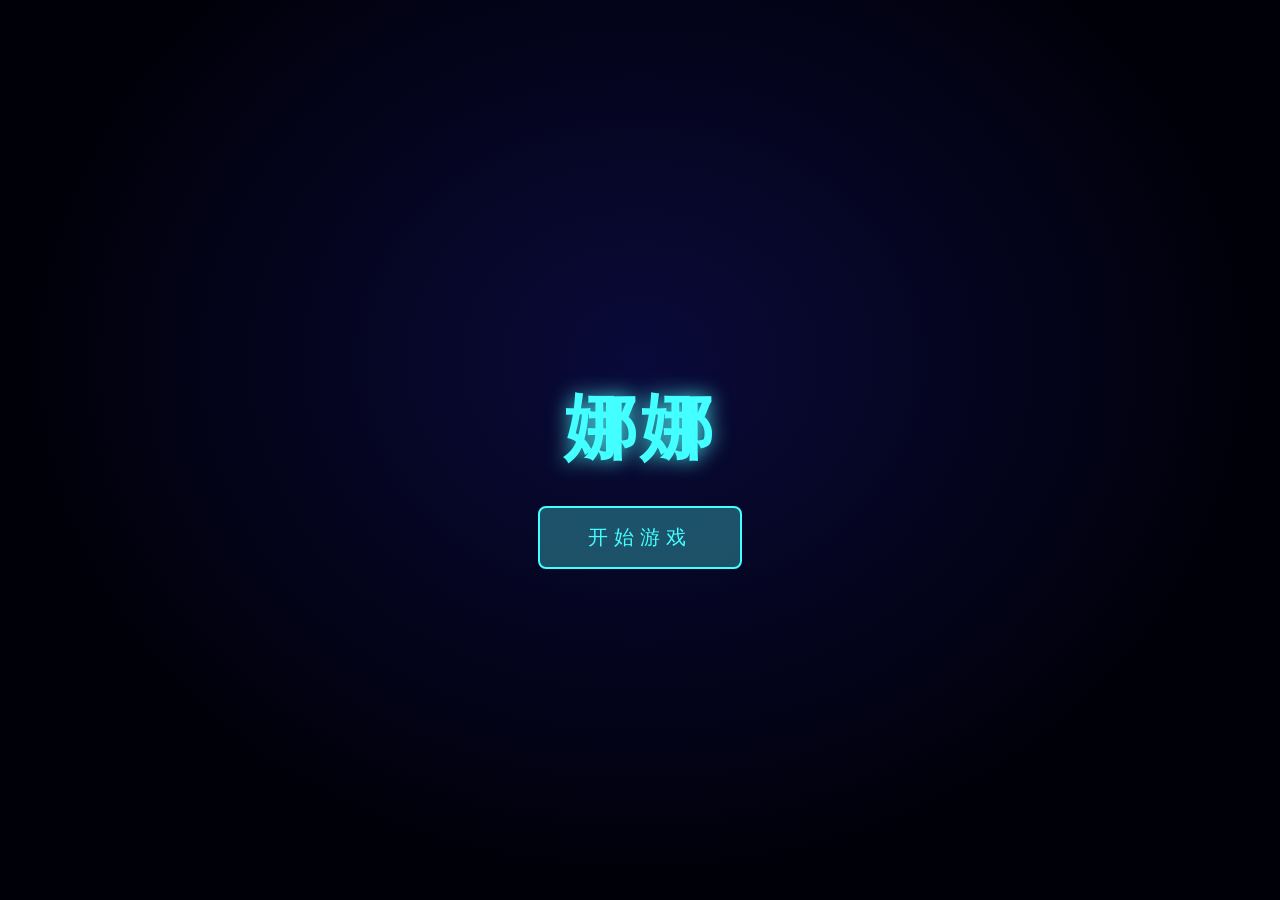
<file: g/nana.html>
<!DOCTYPE html>
<html lang="zh-CN">
<head>
<meta charset="UTF-8">
<meta name="viewport" content="width=device-width, initial-scale=1.0, maximum-scale=1.0, user-scalable=no">
<title>娜娜 - 星河战机</title>
<style>
/* ===== 基础样式 ===== */
body{margin:0;overflow:hidden;background:#000;touch-action:none;}
#gameCanvas{position:fixed;top:0;left:0;width:100%;height:100%;pointer-events:auto;display:block;}

/* ===== UI 容器 ===== */
.game-ui{position:fixed;top:0;left:0;right:0;bottom:0;pointer-events:none;z-index:100;}

/* ===== 开始界面 ===== */
.start-screen{
  position:absolute;top:0;left:0;right:0;bottom:0;
  background:radial-gradient(ellipse at 50% 40%,#0a0a3a 0%,#000008 70%);
  display:flex;flex-direction:column;align-items:center;justify-content:center;
  gap:clamp(16px,4vh,30px);pointer-events:auto;padding:20px;
}

/* ===== 游戏结束界面 ===== */
.game-over-screen{
  position:absolute;top:0;left:0;right:0;bottom:0;
  background-color:rgba(139,0,0,0.8);display:none;
  flex-direction:column;align-items:center;justify-content:center;
  pointer-events:auto;
}

/* ===== 通用文字 ===== */
.overlay-title{
  color:#4ff;font-size:clamp(36px,9vw,72px);
  text-shadow:0 0 20px rgba(79,255,255,0.8);
  margin-bottom:0;text-align:center;letter-spacing:4px;
}
.overlay-subtitle{
  color:#aaa;font-size:clamp(14px,2.8vw,18px);
  text-align:center;max-width:min(400px,80vw);line-height:1.8;letter-spacing:1px;
}

/* ===== 游戏按钮 ===== */
.game-button{
  display:block;background-color:rgba(79,255,255,0.3);
  border:2px solid #4ff;color:#4ff;
  padding:clamp(12px,2vh,16px) clamp(30px,8vw,48px);
  font-size:clamp(15px,3vw,20px);min-height:48px;min-width:180px;
  cursor:pointer;text-transform:uppercase;
  letter-spacing:clamp(3px,0.8vw,6px);
  border-radius:8px;transition:all 0.3s ease;
  -webkit-tap-highlight-color:transparent;touch-action:manipulation;
}
.game-button:hover{background-color:rgba(79,255,255,0.6);box-shadow:0 0 20px rgba(79,255,255,0.8);}
.game-button:active{transform:scale(0.96);background-color:rgba(79,255,255,0.8);}

/* ===== HUD ===== */
.game-hud{position:absolute;top:20px;left:20px;color:#4ff;font-size:16px;text-shadow:0 0 5px rgba(79,255,255,0.5);}
.game-hud .hud-row{margin-bottom:8px;}

/* ===== 移动端按钮 ===== */
@keyframes btn-glow{0%,100%{box-shadow:0 0 15px rgba(79,255,255,0.2)}50%{box-shadow:0 0 40px rgba(79,255,255,0.6)}}
@keyframes bullet-glow{0%,100%{box-shadow:0 0 15px rgba(255,230,50,0.2)}50%{box-shadow:0 0 40px rgba(255,230,50,0.6)}}
@keyframes missile-glow{0%,100%{box-shadow:0 0 15px rgba(255,80,50,0.2)}50%{box-shadow:0 0 40px rgba(255,80,50,0.6)}}
.mobile-controls{
  display:none;position:fixed;
  bottom:clamp(10px,3vh,24px);left:50%;transform:translateX(-50%);
  gap:clamp(78px,15vw,102px);z-index:200;pointer-events:none;
}
.mobile-btn{
  width:clamp(78px,15vw,102px);height:clamp(78px,15vw,102px);
  border-radius:50%;border:2px solid rgba(79,255,255,0.6);
  background:rgba(0,20,40,0.7);color:#4ff;
  font-size:clamp(30px,6vw,40px);
  display:flex;align-items:center;justify-content:center;
  cursor:pointer;pointer-events:auto;
  -webkit-tap-highlight-color:transparent;touch-action:manipulation;
  transition:all 0.15s ease;user-select:none;-webkit-user-select:none;
  animation:btn-glow 3s ease-in-out infinite;
  box-shadow:0 0 15px rgba(79,255,255,0.2);
  position:relative;flex-shrink:0;
}
.bullet-btn{border-color:rgba(255,230,50,0.6);color:#ffe838;animation:bullet-glow 3s ease-in-out infinite;box-shadow:0 0 15px rgba(255,230,50,0.2);}
.missile-btn{border-color:rgba(255,80,50,0.6);color:#ff6a4a;animation:missile-glow 3s ease-in-out infinite;box-shadow:0 0 15px rgba(255,80,50,0.2);}
.mobile-btn:active{transform:scale(0.88);background:rgba(79,255,255,0.3);}
.bullet-btn:active{box-shadow:0 0 25px rgba(255,230,50,0.5);background:rgba(255,230,50,0.2);}
.missile-btn:active{box-shadow:0 0 25px rgba(255,80,50,0.5);background:rgba(255,80,50,0.2);}

/* ===== 响应式 ===== */
@media(max-width:480px){
  .mobile-controls{bottom:8px;left:50%;transform:translateX(-50%);gap:72px;}
  .mobile-btn{width:72px;height:72px;font-size:28px;}
  .overlay-title{font-size:32px;}
  .game-button{min-width:140px;padding:10px 20px;font-size:14px;}
}
@media(max-width:800px){
  .overlay-title{font-size:clamp(28px,7vw,48px);}
  .game-button{padding:12px 30px;font-size:clamp(13px,2.5vw,16px);}
}
</style>
</head>
<body>

<canvas id="gameCanvas"></canvas>

<div class="game-ui">
  <div class="game-hud" id="hudContainer"></div>

  <div class="start-screen" id="startScreen">
    <h1 class="overlay-title">娜娜</h1>
    <button class="game-button" id="startButton">开始游戏</button>
  </div>

  <div class="game-over-screen" id="gameOverScreen">
    <h1 class="overlay-title" style="color:#ff4444;">Game Over</h1>
    <p class="overlay-subtitle">最终得分：<span id="finalScore"></span></p>
    <button class="game-button" id="restartButton">重新开始</button>
  </div>
</div>

<div class="mobile-controls" id="mobileControls">
  <button class="mobile-btn bullet-btn" id="btnBullet">⚡</button>
  <button class="mobile-btn missile-btn" id="btnMissile">💥</button>
</div>

<script>
(function(){
'use strict';

// ==============================
// === 星河词语配置 ==============
// ==============================
var WORDS_A = ['娜娜','小祖宗','小宝贝','小乖乖','小马','建娜','娜娜医生','小马医生','马美女','娜娜美女','大美女','医生','白净','白皙','雪肤','玉肌','肤白'];
var WORDS_B = ['漂亮','可爱','貌美','乖乖','囡囡','丫头','萌娃','明眸','翘睫','水灵','粉嫩','软萌','清甜','娇俏','甜美','温柔','软糯','萌趣','美颜','清丽','可人','讨喜','娇憨','软甜','灵秀','娟秀','萌甜','俏美','温婉','娇柔','莹润','秀雅','甜糯','灵动','乖巧','软嫩','娇美','优雅'];
var floatingWords = [];
var wordSpawnTimer = 0;
var gameWordTimer = 0;    // 游戏开始后的帧计数，前120帧（2秒）只出现WORDS_A
var wordAIndex = 0;       // WORDS_A按顺序出现的索引

function spawnFloatingWord() {
  // 前2秒（120帧）只出现WORDS_A的词语
  var onlyA = gameWordTimer < 120;
  var isA = onlyA ? true : (Math.random() < 0.75);

  // A类按数组顺序依次出现，B类随机
  var text;
  if (isA) {
    text = WORDS_A[wordAIndex % WORDS_A.length];
    wordAIndex++;
  } else {
    text = WORDS_B[Math.floor(Math.random() * WORDS_B.length)];
  }

  var hue = Math.random() * 60 + 180; // 180-240 (蓝紫色系)
  floatingWords.push({
    text: text,
    x: Math.random() * gameWidth,
    y: -30,
    fontSize: 8,
    alpha: 0.03,
    speed: 0.3 + Math.random() * 0.5,
    hue: hue,
    life: 0,
    paused: isA,              // A类词：先停留2秒再漂浮
    pauseFrames: isA ? 120 : 0  // 120帧 ≈ 2秒
  });
}

function updateFloatingWords() {
  for (var i = floatingWords.length - 1; i >= 0; i--) {
    var w = floatingWords[i];

    // A类词先停留2秒再开始漂浮
    if (w.paused && w.pauseFrames > 0) {
      w.pauseFrames--;
      w.life++;
      // 停留期间呼吸闪烁效果（透明度在0.15~0.30之间波动，清晰可见）
      w.alpha = 0.15 + Math.sin(w.life * 0.12) * 0.07 + 0.08;
      continue;
    }
    // 暂停结束，恢复正常漂浮
    if (w.paused && w.pauseFrames <= 0) {
      w.paused = false;
    }

    w.y += w.speed;
    w.fontSize += 0.08;
    w.life++;
    // 透明度：前 200 帧从 0.03 线性增长到 0.25
    if (w.life < 200) {
      w.alpha = 0.03 + (w.life / 200) * 0.22;
    } else {
      w.alpha = Math.min(0.5, w.alpha + 0.003);  // 最大透明度 0.5
    }
    if (w.y > CONFIG.DESIGN_HEIGHT + 40 || w.fontSize > 32) {
      floatingWords.splice(i, 1);
    }
  }
  // 限制最大数量
  while (floatingWords.length > 60) floatingWords.shift();
}

function drawFloatingWords() {
  for (var i = 0; i < floatingWords.length; i++) {
    var w = floatingWords[i];
    ctx.save();
    ctx.globalAlpha = w.alpha;
    ctx.font = w.fontSize + 'px "Microsoft YaHei","微软雅黑",sans-serif';
    ctx.textAlign = 'center';
    ctx.textBaseline = 'middle';
    ctx.fillStyle = 'hsla(' + w.hue + ',60%,75%,' + w.alpha + ')';
    ctx.shadowBlur = w.fontSize * 0.5;
    ctx.shadowColor = 'hsla(' + w.hue + ',80%,60%,0.15)';
    ctx.fillText(w.text, w.x, w.y);
    ctx.restore();
  }
}

// ==============================
// === 爱意数字背景 ==============
// ==============================
var loveNumbers = [];
var loveNumberList = ['520', '521', '1314', '5201314', '99', '999', '1314520', '3344'];
var loveNumberSpawnTimer = 0;

function spawnLoveNumber() {
  if (loveNumbers.length >= 3) return;
  var text = loveNumberList[Math.floor(Math.random() * loveNumberList.length)];
  loveNumbers.push({
    text: text,
    x: Math.random() * gameWidth,
    y: CONFIG.DESIGN_HEIGHT * (0.1 + Math.random() * 0.5),
    fontSize: 6,
    alpha: 0.02,
    life: 0,
    hue: Math.random() * 360,           // 随机色相，每次不同颜色
    sat: 35 + Math.floor(Math.random() * 25),  // 饱和度35-60%（偏浅）
    light: 72 + Math.floor(Math.random() * 16), // 亮度72-88%（偏亮/浅色）
    maxFontSize: 240  // 4倍飞船尺寸（飞船约56px）
  });
}

function updateLoveNumbers() {
  for (var i = loveNumbers.length - 1; i >= 0; i--) {
    var ln = loveNumbers[i];
    ln.life++;

    if (ln.life <= 300) {
      // 生长阶段：前300帧（约5秒），由小变大，透明度增加
      ln.fontSize = 6 + (ln.life / 300) * (ln.maxFontSize - 6);
      ln.alpha = 0.02 + (ln.life / 300) * 0.28;
    } else if (ln.life <= 600) {
      // 消退阶段：保持最大尺寸，透明度逐渐归零
      ln.fontSize = ln.maxFontSize;
      var fadeProgress = (ln.life - 300) / 300;
      ln.alpha = Math.max(0, 0.30 * (1 - fadeProgress));
    } else {
      // 生命周期结束，移除
      loveNumbers.splice(i, 1);
    }
  }
}

function drawLoveNumbers() {
  for (var i = 0; i < loveNumbers.length; i++) {
    var ln = loveNumbers[i];
    ctx.save();
    ctx.globalAlpha = ln.alpha;
    ctx.font = 'bold ' + ln.fontSize + 'px "Microsoft YaHei","微软雅黑",sans-serif';
    ctx.textAlign = 'center';
    ctx.textBaseline = 'middle';
    ctx.fillStyle = 'hsla(' + ln.hue + ',' + ln.sat + '%,' + ln.light + '%,' + ln.alpha + ')';
    ctx.shadowBlur = ln.fontSize * 0.3;
    ctx.shadowColor = 'hsla(' + ln.hue + ',' + ln.sat + '%,' + (ln.light - 20) + '%,0.15)';
    ctx.fillText(ln.text, ln.x, ln.y);
    ctx.restore();
  }
}

// ==============================
// === 游戏引擎 =================
// ==============================
var CONFIG = {
  DESIGN_HEIGHT: 600,
  TARGET_DT: 1000 / 60,
  DEATH_EXPLOSION_MS: 2000,
  MAX_METEORS: 18,
  MAX_BULLETS: 70,
  MAX_PARTICLES: 420,
  STAR_COUNT: 230,
  BG_COLOR: '#02040d'
};
var DEBUG = false;

var canvas = null, ctx = null, animationFrameId = null;
var gameScale = 1, gameWidth = 800;
var meteorSpawnTimer = 0, fireCooldown = 0;
var mobileControls = null;
var keys = {};

var state = {
  current: 'idle',
  score: 0,
  startTime: 0,
  shake: 0,
  flash: 0,
  lastMouseX: gameWidth / 2,
  lastMouseY: CONFIG.DESIGN_HEIGHT * 0.75,
  time: 0,
  deathStartedAt: 0
};

var plane = {
  x: gameWidth / 2 - 28,
  y: CONFIG.DESIGN_HEIGHT * 0.72,
  width: 56, height: 44,
  vx: 0, vy: 0, tilt: 0,
  propellerAngle: 0, flamePhase: 0
};

var backgroundStars = [];
var meteors = [], bullets = [], particles = [];
var shockwaves = [], heatHazes = [], muzzleFlashes = [];

var AUDIO = { ctx: null, master: null, enabled: true, lastShotAt: 0 };

// ===== Canvas =====
function initCanvas() {
  canvas = document.getElementById('gameCanvas');
  if (!canvas) { canvas = document.createElement('canvas'); canvas.id = 'gameCanvas'; document.body.appendChild(canvas); }
  ctx = canvas.getContext('2d', { alpha: false });
  canvas.style.cssText += ';background:' + CONFIG.BG_COLOR + ';touch-action:none;';
  resizeCanvas();
  window.addEventListener('resize', resizeCanvas);
}
function resizeCanvas() {
  canvas.width = window.innerWidth;
  canvas.height = window.innerHeight;
  gameScale = canvas.height / CONFIG.DESIGN_HEIGHT;
  gameWidth = canvas.width / gameScale;
}

// ===== Stars =====
function initBackgroundStars() {
  backgroundStars = [];
  for (var i = 0; i < CONFIG.STAR_COUNT; i++) {
    var depth = Math.random();
    backgroundStars.push({
      x: Math.random() * gameWidth,
      y: Math.random() * CONFIG.DESIGN_HEIGHT,
      size: 0.4 + depth * 1.9,
      speed: 0.08 + depth * 0.75,
      alpha: 0.25 + depth * 0.75,
      twinkle: Math.random() * Math.PI * 2,
      hue: depth > 0.82 ? (Math.random() > 0.5 ? '#bfe9ff' : '#ffe6bd') : '#ffffff'
    });
  }
}

// ===== Audio =====
function ensureAudio() {
  if (!AUDIO.enabled) return null;
  if (!AUDIO.ctx) {
    var AC = window.AudioContext || window.webkitAudioContext;
    if (!AC) return null;
    AUDIO.ctx = new AC();
    AUDIO.master = AUDIO.ctx.createGain();
    AUDIO.master.gain.value = 0.72;
    AUDIO.master.connect(AUDIO.ctx.destination);
  }
  if (AUDIO.ctx.state === 'suspended') AUDIO.ctx.resume();
  return AUDIO.ctx;
}
function makeNoiseBuffer(aCtx, seconds, decay) {
  var len = Math.max(1, Math.floor(aCtx.sampleRate * seconds));
  var buf = aCtx.createBuffer(1, len, aCtx.sampleRate);
  var d = buf.getChannelData(0);
  for (var i = 0; i < len; i++) d[i] = (Math.random() * 2 - 1) * Math.exp(-i / (aCtx.sampleRate * decay));
  return buf;
}
function connectPanned(gain, x) {
  var pan = Math.max(-0.9, Math.min(0.9, (x / gameWidth) * 2 - 1));
  if (AUDIO.ctx.createStereoPanner) {
    var p = AUDIO.ctx.createStereoPanner();
    p.pan.value = pan;
    gain.connect(p); p.connect(AUDIO.master);
  } else { gain.connect(AUDIO.master); }
}
function playShootSound(type, x) {
  var aCtx = ensureAudio();
  if (!aCtx) return;
  var now = aCtx.currentTime, isCannon = type === 'cannon';
  var age = now - AUDIO.lastShotAt; AUDIO.lastShotAt = now;
  var fatigue = age < 0.08 ? 0.72 : 1;

  var osc = aCtx.createOscillator(), gain = aCtx.createGain();
  osc.type = isCannon ? 'square' : 'sawtooth';
  osc.frequency.setValueAtTime(isCannon ? 520 : 1800, now);
  osc.frequency.exponentialRampToValueAtTime(isCannon ? 95 : 3200, now + (isCannon ? 0.18 : 0.055));
  gain.gain.setValueAtTime((isCannon ? 0.36 : 0.12) * fatigue, now);
  gain.gain.exponentialRampToValueAtTime(0.001, now + (isCannon ? 0.28 : 0.09));
  osc.connect(gain); connectPanned(gain, x);
  osc.start(now); osc.stop(now + (isCannon ? 0.32 : 0.12));

  var noise = aCtx.createBufferSource();
  noise.buffer = makeNoiseBuffer(aCtx, isCannon ? 0.24 : 0.09, isCannon ? 0.08 : 0.025);
  var filter = aCtx.createBiquadFilter();
  filter.type = isCannon ? 'lowpass' : 'bandpass';
  filter.frequency.value = isCannon ? 1700 : 4300;
  filter.Q.value = isCannon ? 0.8 : 2.2;
  var nGain = aCtx.createGain();
  nGain.gain.setValueAtTime((isCannon ? 0.42 : 0.16) * fatigue, now);
  nGain.gain.exponentialRampToValueAtTime(0.001, now + (isCannon ? 0.22 : 0.08));
  noise.connect(filter); filter.connect(nGain); connectPanned(nGain, x);
  noise.start(now);
}
function playExplosionSound(x, scale) {
  var aCtx = ensureAudio();
  if (!aCtx) return;
  var now = aCtx.currentTime, power = Math.max(0.55, Math.min(1.6, scale || 1));
  function oscLayer(type, f1, f2, dur, vol) {
    var o = aCtx.createOscillator(), g = aCtx.createGain();
    o.type = type;
    o.frequency.setValueAtTime(f1, now); o.frequency.exponentialRampToValueAtTime(f2, now + dur * 0.78);
    g.gain.setValueAtTime(vol * power, now); g.gain.exponentialRampToValueAtTime(0.001, now + dur);
    o.connect(g); connectPanned(g, x);
    o.start(now); o.stop(now + dur + 0.04);
  }
  oscLayer('sine', 82, 28, 0.78, 0.62);
  oscLayer('triangle', 35, 18, 1.1, 0.42);
  oscLayer('sawtooth', 190, 48, 0.58, 0.28);
  try {
    var bo = aCtx.createOscillator(), bg = aCtx.createGain();
    bo.type = 'sine';
    bo.frequency.setValueAtTime(55, now); bo.frequency.exponentialRampToValueAtTime(25, now + 0.85);
    bg.gain.setValueAtTime(0.48 * power, now); bg.gain.exponentialRampToValueAtTime(0.001, now + 0.9);
    var bf = aCtx.createBiquadFilter(); bf.type = 'lowpass';
    bf.frequency.setValueAtTime(120, now); bf.frequency.exponentialRampToValueAtTime(40, now + 0.85);
    bo.connect(bf); bf.connect(bg); connectPanned(bg, x);
    bo.start(now); bo.stop(now + 0.95);
  } catch(e) {}
  var blast = aCtx.createBufferSource();
  blast.buffer = makeNoiseBuffer(aCtx, 1.05, 0.35);
  var lp = aCtx.createBiquadFilter(); lp.type = 'lowpass';
  lp.frequency.setValueAtTime(3400, now); lp.frequency.exponentialRampToValueAtTime(420, now + 0.9);
  var g = aCtx.createGain();
  g.gain.setValueAtTime(0.58 * power, now); g.gain.exponentialRampToValueAtTime(0.001, now + 1.05);
  blast.connect(lp); lp.connect(g); connectPanned(g, x);
  blast.start(now);
  var sp = aCtx.createOscillator(), sg = aCtx.createGain();
  sp.type = 'square';
  sp.frequency.setValueAtTime(2400, now); sp.frequency.exponentialRampToValueAtTime(7200, now + 0.16);
  sg.gain.setValueAtTime(0.11 * power, now); sg.gain.exponentialRampToValueAtTime(0.001, now + 0.24);
  sp.connect(sg); connectPanned(sg, x);
  sp.start(now); sp.stop(now + 0.26);
}

// ===== Input =====
function screenToCanvas(e) {
  var rect = canvas.getBoundingClientRect();
  return { x: (e.clientX - rect.left) / gameScale, y: (e.clientY - rect.top) / gameScale };
}
function initInput() {
  function movePlane(x, y) {
    if (state.current !== 'running') return;
    var ox = plane.x, oy = plane.y;
    plane.x = Math.max(0, Math.min(gameWidth - plane.width, x - plane.width / 2));
    plane.y = Math.max(0, Math.min(CONFIG.DESIGN_HEIGHT - plane.height, y - plane.height / 2));
    plane.vx = plane.x - ox; plane.vy = plane.y - oy;
    plane.tilt += ((plane.vx * 0.035) - plane.tilt) * 0.2;
  }

  canvas.addEventListener('mousemove', function(e) {
    var p = screenToCanvas(e);
    state.lastMouseX = p.x; state.lastMouseY = p.y;
    movePlane(p.x, p.y);
  });
  canvas.addEventListener('mousedown', function(e) {
    if (state.current !== 'running') return;
    e.preventDefault();
    if (e.button === 2) { shoot('cannon'); }
    else if (e.button === 0) { shoot('machinegun', { single: true }); }
  });
  canvas.addEventListener('mouseleave', function() {
    if (state.current !== 'running') return;
    movePlane(
      Math.max(0, Math.min(gameWidth, state.lastMouseX)),
      Math.max(0, Math.min(CONFIG.DESIGN_HEIGHT, state.lastMouseY))
    );
  });

  document.addEventListener('keydown', function(e) {
    keys[e.code] = true;
    if (state.current !== 'running') return;
    if (e.code === 'KeyJ') shoot('machinegun', { single: true });
    if (e.code === 'KeyK') shoot('cannon');
  });
  document.addEventListener('keyup', function(e) { keys[e.code] = false; });

  canvas.addEventListener('touchmove', function(e) {
    if (!e.touches[0]) return;
    e.preventDefault();
    var p = screenToCanvas(e.touches[0]);
    state.lastMouseX = p.x; state.lastMouseY = p.y;
    movePlane(p.x, p.y);
  }, { passive: false });
  canvas.addEventListener('touchstart', function(e) {
    ensureAudio();
    if (state.current !== 'running') return;
    e.preventDefault();
    if (e.touches[0]) {
      var p = screenToCanvas(e.touches[0]);
      state.lastMouseX = p.x; state.lastMouseY = p.y;
      movePlane(p.x, p.y);
      shoot('machinegun');
    }
  }, { passive: false });
  canvas.addEventListener('contextmenu', function(e) { e.preventDefault(); });

  ['click','keydown','touchstart'].forEach(function(name) {
    window.addEventListener(name, ensureAudio, { passive: true });
  });

  var btnBullet = document.getElementById('btnBullet');
  if (btnBullet) {
    btnBullet.addEventListener('touchstart', function(e) {
      e.preventDefault(); e.stopPropagation(); ensureAudio();
      if (state.current === 'running') shoot('machinegun', { single: true });
    });
    btnBullet.addEventListener('mousedown', function(e) {
      e.preventDefault(); e.stopPropagation(); ensureAudio();
      if (state.current === 'running') shoot('machinegun', { single: true });
    });
    btnBullet.addEventListener('contextmenu', function(e) { e.preventDefault(); });
  }
  var btnMissile = document.getElementById('btnMissile');
  if (btnMissile) {
    btnMissile.addEventListener('touchstart', function(e) {
      e.preventDefault(); e.stopPropagation(); ensureAudio();
      if (state.current === 'running') shoot('cannon');
    });
    btnMissile.addEventListener('mousedown', function(e) {
      e.preventDefault(); e.stopPropagation(); ensureAudio();
      if (state.current === 'running') shoot('cannon');
    });
    btnMissile.addEventListener('contextmenu', function(e) { e.preventDefault(); });
  }
}

// ===== Meteor =====
function generateCrackGeometry(radius) {
  var r = radius, cracks = [];
  var cnt = 3 + Math.floor(Math.random() * 3);
  for (var ci = 0; ci < cnt; ci++) {
    var sa = Math.random() * Math.PI * 2, sr = r * (0.1 + Math.random() * 0.3);
    var sx = Math.cos(sa) * sr, sy = Math.sin(sa) * sr;
    var segs = 3 + Math.floor(Math.random() * 3);
    var points = [], px = sx, py = sy;
    for (var seg = 0; seg < segs; seg++) {
      var ea = sa + (Math.random() - 0.5) * 1.5, er = sr + ((seg + 1) / segs) * r * 0.82;
      if (er > r * 0.92) break;
      px = Math.cos(ea) * er; py = Math.sin(ea) * er;
      points.push({ x: px, y: py });
    }
    var a = 0.7 + Math.random() * 0.25;
    cracks.push({
      startX: sx, startY: sy, points: points,
      color: 'rgba(' + (20 + Math.floor(Math.random()*30)) + ',' + (18 + Math.floor(Math.random()*25)) + ',' + (15 + Math.floor(Math.random()*20)) + ',' + a + ')',
      shadow: 'rgba(5,3,2,' + (0.15 + Math.random()*0.1) + ')',
      lineWidth: 2 + Math.random() * 1.2
    });
    if (Math.random() > 0.35 && points.length > 1) {
      var bp = points[Math.floor(Math.random() * points.length)];
      var ba = sa + (Math.random() - 0.5) * 1.8, bl = r * (0.15 + Math.random() * 0.25);
      cracks.push({
        startX: bp.x, startY: bp.y,
        points: [{ x: Math.cos(ba) * (Math.sqrt(bp.x*bp.x+bp.y*bp.y) + bl), y: Math.sin(ba) * (Math.sqrt(bp.x*bp.x+bp.y*bp.y) + bl) }],
        color: 'rgba(' + (15 + Math.floor(Math.random()*20)) + ',' + (12 + Math.floor(Math.random()*15)) + ',' + (10 + Math.floor(Math.random()*10)) + ',0.4)',
        shadow: 'rgba(5,3,2,0.12)', lineWidth: 1 + Math.random() * 0.5
      });
    }
  }
  return cracks;
}

function createMeteor() {
  var isLarge = Math.random() < 0.4;
  var radius = isLarge ? (30 + Math.random() * 12) : (18 + Math.random() * 8);
  var vc = 16 + Math.floor(Math.random() * 9);
  var vertices = [];
  for (var i = 0; i < vc; i++) {
    var a = (i / vc) * Math.PI * 2;
    var r = radius * (0.88 + Math.random() * 0.12);
    vertices.push({ x: Math.cos(a) * r, y: Math.sin(a) * r });
  }
  var ctrlPoints = [];
  for (var i = 0; i < vc; i++) {
    var cur = vertices[i], nxt = vertices[(i + 1) % vc];
    ctrlPoints.push({
      x: (cur.x + nxt.x) / 2 + (Math.random() - 0.5) * radius * 0.08,
      y: (cur.y + nxt.y) / 2 + (Math.random() - 0.5) * radius * 0.08
    });
  }
  var craters = [];
  var cc = 4 + Math.floor(radius / 8);
  for (var i = 0; i < cc; i++) {
    var a = Math.random() * Math.PI * 2, r = Math.random() * radius * 0.6;
    craters.push({
      x: Math.cos(a) * r, y: Math.sin(a) * r,
      radius: 3 + Math.random() * radius * 0.15,
      alpha: 0.18 + Math.random() * 0.28
    });
  }
  var specks = [];
  var sc = 5 + Math.floor(Math.random() * 6);
  for (var i = 0; i < sc; i++) {
    var a = Math.random() * Math.PI * 2, r = Math.random() * radius * 0.7;
    specks.push({ x: Math.cos(a) * r, y: Math.sin(a) * r, size: 2 + Math.random() * 6, alpha: 0.08 + Math.random() * 0.12 });
  }
  var palette = [
    ['#9b4c26','#4a1f13','#1c0d08'],
    ['#7b6a55','#3b3029','#171313'],
    ['#8e3230','#491512','#160806'],
    ['#b87a35','#60401f','#1c1208']
  ][Math.floor(Math.random() * 4)];
  var brightSpecks = [];
  for (var i = 0; i < 5 + Math.floor(Math.random() * 6); i++) {
    var a = Math.random() * Math.PI * 2, d = Math.random() * radius * 0.8;
    brightSpecks.push({ x: Math.cos(a)*d, y: Math.sin(a)*d, size: 2+Math.random()*5, elong: 1+Math.random()*2, alpha: 0.04+Math.random()*0.06 });
  }
  var fineGrains = [];
  var gc = 20 + Math.floor(radius * 1.5);
  for (var i = 0; i < gc; i++) {
    var a = Math.random() * Math.PI * 2, d = Math.random() * radius * 0.9;
    fineGrains.push({ x: Math.cos(a)*d, y: Math.sin(a)*d, shade: Math.random()>0.5?10:35, size: 0.5+Math.random()*1.2, alpha: 0.15+Math.random()*0.2 });
  }
  meteors.push({
    x: radius + Math.random() * (gameWidth - radius * 2), y: -radius * 2,
    width: radius*2, height: radius*2, radius: radius,
    health: isLarge ? 2 : 1, isLarge: isLarge,
    hit: false, cracks: null,
    brightSpecks: brightSpecks, fineGrains: fineGrains,
    speed: 1.7 + Math.random() * 2.6 + Math.min(2.2, state.score * 0.025),
    rotation: Math.random() * Math.PI * 2,
    rotationSpeed: (Math.random() - 0.5) * 0.035,
    vertices: vertices, ctrlPoints: ctrlPoints,
    craters: craters, specks: specks, palette: palette
  });
}

// ===== Shooting =====
function shoot(type, opts) {
  opts = opts || {};
  if (bullets.length >= CONFIG.MAX_BULLETS) return;
  var isCannon = type === 'cannon';
  var now = performance.now();
  if (now < fireCooldown) return;
  fireCooldown = now + (isCannon ? 260 : 80);
  var x = plane.x + plane.width / 2, y = plane.y + 4;
  var spread = isCannon ? [0] : opts.single ? [0] : [-8, 8];
  spread.forEach(function(offset) {
    bullets.push({
      x: x + offset, y: y,
      width: isCannon ? 18 : 5, height: isCannon ? 40 : 18,
      speed: isCannon ? 12 : 18,
      color: isCannon ? '255,140,30' : '255,240,80',
      glow: isCannon ? '#ff8c1e' : '#fff050',
      type: type,
      rotation: Math.random() * Math.PI * 2,
      trail: []
    });
  });
  muzzleFlashes.push({ x: x, y: y - 12, life: isCannon ? 11 : 6, maxLife: isCannon ? 11 : 6, radius: isCannon ? 34 : 20 });
  playShootSound(type, x);
}

// ===== Explosion =====
function createExplosion(x, y, scale) {
  scale = scale || 1;
  var bursts = [
    { count: 36, speed: 8.5, size: 2.6, color: '255,245,205', life: 38, type: 'core' },
    { count: 52, speed: 6.0, size: 4.5, color: '255,108,22',  life: 60, type: 'flame' },
    { count: 36, speed: 3.2, size: 8.0, color: '90,88,84',    life: 96, type: 'smoke' },
    { count: 24, speed: 11.0, size: 2.0, color: '255,210,80', life: 34, type: 'spark' },
    { count: 16, speed: 7.0, size: 3.2, color: '180,120,60',  life: 52, type: 'debris' }
  ];
  bursts.forEach(function(b) {
    for (var i = 0; i < b.count * scale; i++) {
      var a = Math.random() * Math.PI * 2, sp = b.speed * (0.35 + Math.random() * 0.95) * scale;
      particles.push({
        x: x, y: y,
        vx: Math.cos(a) * sp, vy: Math.sin(a) * sp,
        size: b.size * (0.6 + Math.random() * 0.9) * scale,
        color: b.color, life: b.life * (0.75 + Math.random() * 0.55),
        maxLife: b.life, type: b.type
      });
    }
  });
  while (particles.length > CONFIG.MAX_PARTICLES) particles.shift();
  shockwaves.push({ x: x, y: y, radius: 6, maxRadius: 115 * scale, life: 28, maxLife: 28 });
  heatHazes.push({ x: x, y: y, radius: 12, maxRadius: 145 * scale, life: 22, maxLife: 22 });
  state.flash = Math.max(state.flash, 0.5 * scale);
  state.shake = Math.max(state.shake, 14 * scale);
  playExplosionSound(x, scale);
}

function updateVisualEffects() {
  particles.forEach(function(p) {
    p.x += p.vx; p.y += p.vy;
    var drag = p.type === 'smoke' ? 0.992 : 0.962;
    p.vx *= drag; p.vy *= drag;
    if (p.type !== 'spark') p.vy += 0.035;
    p.life -= 1;
    if (p.type === 'smoke') p.size *= 1.006;
  });
  particles = particles.filter(function(p) { return p.life > 0 && p.size > 0.05; });
  shockwaves.forEach(function(s) { s.radius += (s.maxRadius - s.radius) * 0.18; s.life -= 1; });
  shockwaves = shockwaves.filter(function(s) { return s.life > 0; });
  heatHazes.forEach(function(h) { h.radius += (h.maxRadius - h.radius) * 0.22; h.life -= 1; });
  heatHazes = heatHazes.filter(function(h) { return h.life > 0; });
  muzzleFlashes.forEach(function(f) { f.life -= 1; });
  muzzleFlashes = muzzleFlashes.filter(function(f) { return f.life > 0; });
  state.shake *= 0.9;
  state.flash *= 0.86;
}

function beginDeathExplosion(meteorIndex) {
  if (state.current !== 'running') return;
  var cx = plane.x + plane.width / 2, cy = plane.y + plane.height / 2;
  var meteor = meteors[meteorIndex];
  state.current = 'dying';
  state.deathStartedAt = performance.now();
  bullets = []; muzzleFlashes = [];
  if (meteor) { createExplosion(meteor.x, meteor.y, 1.35); meteors.splice(meteorIndex, 1); }
  createExplosion(cx, cy, 2.35);
  state.flash = Math.max(state.flash, 0.95);
  state.shake = Math.max(state.shake, 26);
  if (mobileControls) mobileControls.style.display = 'none';
  if (canvas) canvas.style.cursor = 'default';
}

// ===== Update =====
function update() {
  if (state.current === 'dying') {
    state.time += 1;
    meteors.forEach(function(m) { m.y += m.speed * 0.35; m.rotation += m.rotationSpeed * 0.6; });
    updateVisualEffects();
    if (performance.now() - state.deathStartedAt >= CONFIG.DEATH_EXPLOSION_MS) { gameOver(); }
    return;
  }
  if (state.current !== 'running') return;
  state.time += 1;
  gameWordTimer += 1;

  // ---- 星河词语生成 ----
  wordSpawnTimer += 1;
  if (wordSpawnTimer >= 30 + Math.floor(Math.random() * 60)) {
    wordSpawnTimer = 0;
    spawnFloatingWord();
  }
  updateFloatingWords();

  // ---- 爱意数字生成 ----
  loveNumberSpawnTimer += 1;
  if (loveNumberSpawnTimer >= 120 + Math.floor(Math.random() * 180) && gameWordTimer >= 240) {
    loveNumberSpawnTimer = 0;
    spawnLoveNumber();
  }
  updateLoveNumbers();

  // ---- 陨石生成 ----
  meteorSpawnTimer += 1;
  var spawnRate = Math.max(24, 62 - state.score * 0.55);
  if (meteorSpawnTimer >= spawnRate && meteors.length < CONFIG.MAX_METEORS) {
    meteorSpawnTimer = 0;
    createMeteor();
  }

  plane.propellerAngle += 0.72 + Math.min(0.8, Math.abs(plane.vx) * 0.025);
  plane.flamePhase += 0.24;
  plane.vx *= 0.86; plane.vy *= 0.86;
  plane.tilt *= 0.94;

  var KEY_SPEED = 16;
  if (keys['ArrowUp'] || keys['KeyW']) plane.y -= KEY_SPEED;
  if (keys['ArrowDown'] || keys['KeyS']) plane.y += KEY_SPEED;
  if (keys['ArrowLeft'] || keys['KeyA']) plane.x -= KEY_SPEED;
  if (keys['ArrowRight'] || keys['KeyD']) plane.x += KEY_SPEED;
  plane.x = Math.max(0, Math.min(gameWidth - plane.width, plane.x));
  plane.y = Math.max(0, Math.min(CONFIG.DESIGN_HEIGHT - plane.height, plane.y));

  bullets.forEach(function(b) {
    b.trail.push({ x: b.x, y: b.y });
    if (b.trail.length > (b.type === 'cannon' ? 10 : 7)) b.trail.shift();
    b.y -= b.speed;
    b.rotation += b.type === 'cannon' ? 0.08 : 0.18;
  });
  bullets = bullets.filter(function(b) { return b.y + b.height > -20; });

  meteors.forEach(function(m) {
    m.y += m.speed;
    m.rotation += m.rotationSpeed;
    m.rotationSpeed *= 0.998;
  });
  meteors = meteors.filter(function(m) { return m.y - m.radius < CONFIG.DESIGN_HEIGHT + 80; });

  // ---- 碰撞检测 ----
  for (var bIndex = bullets.length - 1; bIndex >= 0; bIndex--) {
    var b = bullets[bIndex];
    if (b.type === 'cannon') {
      var hitIndex = -1;
      for (var mIndex = meteors.length - 1; mIndex >= 0; mIndex--) {
        var m = meteors[mIndex];
        var dx = b.x - m.x, dy = b.y - m.y;
        if (dx * dx + dy * dy < (m.radius + b.width / 2) * (m.radius + b.width / 2)) { hitIndex = mIndex; break; }
      }
      if (hitIndex >= 0) {
        var hitMeteor = meteors[hitIndex];
        createExplosion(hitMeteor.x, hitMeteor.y, 1.25);
        meteors.splice(hitIndex, 1);
        for (var mIndex = meteors.length - 1; mIndex >= 0; mIndex--) {
          var m = meteors[mIndex];
          var dx = b.x - m.x, dy = b.y - m.y;
          if (dx * dx + dy * dy < 180 * 180) {
            createExplosion(m.x, m.y, 1.25);
            state.score += m.isLarge ? 3 : 1;
            meteors.splice(mIndex, 1);
          }
        }
        bullets.splice(bIndex, 1);
        state.flash = Math.max(state.flash, 0.6);
        state.shake = Math.max(state.shake, 18);
      }
    } else {
      for (var mIndex = meteors.length - 1; mIndex >= 0; mIndex--) {
        var m = meteors[mIndex];
        var dx = b.x - m.x, dy = b.y - m.y;
        if (dx * dx + dy * dy < (m.radius + b.width) * (m.radius + b.width)) {
          m.health -= 1;
          if (m.health <= 0) {
            createExplosion(m.x, m.y, Math.min(1.25, m.radius / 38));
            state.score += m.isLarge ? 3 : 1;
            meteors.splice(mIndex, 1);
          } else {
            m.hit = true;
            m.cracks = generateCrackGeometry(m.radius);
            createExplosion(m.x, m.y, 0.3);
          }
          bullets.splice(bIndex, 1);
          break;
        }
      }
    }
  }

  for (var i = meteors.length - 1; i >= 0; i--) {
    var m = meteors[i];
    var cx = plane.x + plane.width / 2, cy = plane.y + plane.height / 2;
    var dx = cx - m.x, dy = cy - m.y;
    if (dx * dx + dy * dy < (m.radius + 18) * (m.radius + 18)) {
      beginDeathExplosion(i);
      return;
    }
  }

  updateVisualEffects();
}

// ===== Render =====
function renderBackground() {
  var g = ctx.createRadialGradient(gameWidth / 2, CONFIG.DESIGN_HEIGHT * 0.45, 20, gameWidth / 2, CONFIG.DESIGN_HEIGHT / 2, 620);
  g.addColorStop(0, '#081533');
  g.addColorStop(0.52, '#030814');
  g.addColorStop(1, '#000000');
  ctx.fillStyle = g;
  ctx.fillRect(0, 0, gameWidth, CONFIG.DESIGN_HEIGHT);

  // 绘制爱意数字（在星星之后，星河词语之前）
  drawLoveNumbers();

  // 绘制星河词语
  drawFloatingWords();

  backgroundStars.forEach(function(star) {
    star.y += star.speed;
    star.x += Math.sin((state.time + star.y) * 0.002) * star.speed * 0.08;
    if (star.y > CONFIG.DESIGN_HEIGHT + 4) {
      star.y = -4;
      star.x = Math.random() * gameWidth;
    }
    var alpha = star.alpha * (0.65 + Math.sin(state.time * 0.035 + star.twinkle) * 0.28);
    ctx.fillStyle = star.hue === '#ffffff' ? 'rgba(255,255,255,' + alpha + ')' : star.hue;
    ctx.globalAlpha = Math.max(0.1, alpha);
    ctx.fillRect(star.x, star.y, star.size, star.size);
    ctx.globalAlpha = 1;
  });
}

function drawPlane() {
  var cx = plane.x + plane.width / 2, cy = plane.y + plane.height / 2;
  ctx.save();
  ctx.translate(cx, cy);
  ctx.rotate(plane.tilt);

  var flameH = 30 + Math.sin(plane.flamePhase) * 7 + Math.random() * 8;
  for (var i = 0; i < 3; i++) {
    var grad = ctx.createLinearGradient(0, plane.height / 2 - 2, 0, plane.height / 2 + flameH);
    grad.addColorStop(0, i === 0 ? '#ffffff' : '#ffd070');
    grad.addColorStop(0.36, i === 0 ? '#42e7ff' : '#ff7a18');
    grad.addColorStop(1, 'rgba(255,70,0,0)');
    ctx.fillStyle = grad;
    ctx.globalAlpha = 0.7 - i * 0.16;
    ctx.beginPath();
    ctx.moveTo(-10 + i * 2, plane.height / 2 - 3);
    ctx.quadraticCurveTo(0, plane.height / 2 + flameH * (1 + i * 0.12), 10 - i * 2, plane.height / 2 - 3);
    ctx.closePath(); ctx.fill();
  }
  ctx.globalAlpha = 1;

  ctx.shadowBlur = 24; ctx.shadowColor = '#00f5ff';
  var body = ctx.createRadialGradient(-8, -14, 4, 0, 0, 44);
  body.addColorStop(0, '#eaffff'); body.addColorStop(0.28, '#54f6ff');
  body.addColorStop(0.72, '#11758e'); body.addColorStop(1, '#062b3d');
  ctx.fillStyle = body;
  ctx.beginPath();
  ctx.moveTo(0, -plane.height / 2 - 10);
  ctx.lineTo(plane.width / 2, plane.height / 2 - 1);
  ctx.quadraticCurveTo(16, 15, 0, plane.height / 2 + 5);
  ctx.quadraticCurveTo(-16, 15, -plane.width / 2, plane.height / 2 - 1);
  ctx.closePath(); ctx.fill();
  ctx.shadowBlur = 0;
  ctx.strokeStyle = 'rgba(210,255,255,0.7)'; ctx.lineWidth = 1.2; ctx.stroke();

  ctx.fillStyle = 'rgba(4,16,32,0.85)'; ctx.strokeStyle = 'rgba(255,255,255,0.85)'; ctx.lineWidth = 1;
  ctx.beginPath(); ctx.ellipse(0, -10, 9, 13, 0, 0, Math.PI * 2); ctx.fill(); ctx.stroke();
  ctx.fillStyle = 'rgba(255,255,255,0.55)';
  ctx.beginPath(); ctx.ellipse(-3, -14, 3, 6, 0.35, 0, Math.PI * 2); ctx.fill();

  ctx.save(); ctx.globalAlpha = 0.32; ctx.strokeStyle = '#dfffff'; ctx.lineWidth = 2.5;
  ctx.rotate(plane.propellerAngle);
  for (var i = 0; i < 4; i++) { ctx.rotate(Math.PI / 2); ctx.beginPath(); ctx.moveTo(0, -plane.height/2-4); ctx.lineTo(0, -plane.height/2-20); ctx.stroke(); }
  ctx.restore();
  ctx.restore();
}

function drawMeteor(m) {
  ctx.save();
  ctx.translate(m.x, m.y);
  ctx.rotate(m.rotation);
  var r = m.radius, pts = m.vertices, ctrl = m.ctrlPoints;

  ctx.beginPath(); ctx.moveTo(pts[0].x, pts[0].y);
  for (var i = 0; i < pts.length; i++) {
    var next = pts[(i+1)%pts.length], cp = ctrl[i];
    ctx.quadraticCurveTo(cp.x, cp.y, next.x, next.y);
  }
  ctx.closePath();

  var grad = ctx.createRadialGradient(-r*0.28, -r*0.30, 2, 0, 0, r*1.2);
  grad.addColorStop(0, m.palette[0]); grad.addColorStop(0.2, m.palette[0]);
  grad.addColorStop(0.5, m.palette[1]); grad.addColorStop(0.82, m.palette[2]);
  grad.addColorStop(1, m.palette[2]);
  ctx.shadowBlur = 8; ctx.shadowColor = 'rgba(255,96,32,0.18)';
  ctx.fillStyle = grad; ctx.fill();
  ctx.shadowBlur = 0;

  m.craters.forEach(function(c) {
    var dist = Math.sqrt(c.x*c.x + c.y*c.y) / r;
    var flat = 0.5 + 0.5 * (1 - dist * dist);
    var cr = c.radius * 0.8;
    ctx.fillStyle = 'rgba(10,5,3,' + (c.alpha+0.12) + ')';
    ctx.beginPath(); ctx.ellipse(c.x, c.y, cr*1.1, cr*1.1*flat, 0, 0, Math.PI*2); ctx.fill();
    ctx.strokeStyle = 'rgba(255,210,165,' + (c.alpha*0.4) + ')'; ctx.lineWidth = 0.8;
    ctx.beginPath(); ctx.ellipse(c.x-cr*0.08, c.y-cr*0.08, cr*1.0, cr*1.0*flat, Math.atan2(c.y,c.x), 0, Math.PI*2); ctx.stroke();
    ctx.fillStyle = 'rgba(8,4,2,' + (c.alpha+0.2) + ')';
    ctx.beginPath(); ctx.ellipse(c.x+cr*0.05, c.y+cr*0.05, cr*0.5, cr*0.5*flat, 0, 0, Math.PI*2); ctx.fill();
  });

  if (m.specks) m.specks.forEach(function(sp) {
    ctx.fillStyle = 'rgba(0,0,0,' + (sp.alpha*1.2) + ')';
    ctx.beginPath(); ctx.ellipse(sp.x, sp.y, sp.size*1.2, sp.size*0.8, sp.x*0.1, 0, Math.PI*2); ctx.fill();
  });
  if (m.brightSpecks) m.brightSpecks.forEach(function(sp) {
    ctx.fillStyle = 'rgba(180,160,120,' + sp.alpha + ')';
    ctx.beginPath(); ctx.ellipse(sp.x, sp.y, sp.size, sp.elong, sp.x*0.05, 0, Math.PI*2); ctx.fill();
  });
  if (m.fineGrains) m.fineGrains.forEach(function(g) {
    ctx.fillStyle = 'rgba(' + g.shade + ',' + (g.shade-5) + ',' + (g.shade-8) + ',' + g.alpha + ')';
    ctx.beginPath(); ctx.arc(g.x, g.y, g.size, 0, Math.PI*2); ctx.fill();
  });

  var ss = ctx.createRadialGradient(-r*0.12, -r*0.16, 0, -r*0.12, -r*0.16, r*0.3);
  ss.addColorStop(0, 'rgba(255,245,230,0.18)'); ss.addColorStop(0.4, 'rgba(255,240,220,0.08)'); ss.addColorStop(1, 'rgba(255,240,220,0)');
  ctx.fillStyle = ss;
  ctx.beginPath(); ctx.arc(-r*0.12, -r*0.16, r*0.3, 0, Math.PI*2); ctx.fill();

  var sg = ctx.createRadialGradient(0, r*0.3, r*0.4, 0, 0, r*1.0);
  sg.addColorStop(0, 'rgba(0,0,0,0)'); sg.addColorStop(0.7, 'rgba(0,0,0,0.08)'); sg.addColorStop(1, 'rgba(0,0,0,0.22)');
  ctx.fillStyle = sg;
  ctx.beginPath(); ctx.arc(0, 0, r*1.02, 0, Math.PI*2); ctx.fill();

  ctx.strokeStyle = 'hsla(40,15%,60%,0.08)'; ctx.lineWidth = 1.0;
  ctx.beginPath(); ctx.arc(0, 0, r, 0, Math.PI*2); ctx.stroke();

  if (m.isLarge && m.hit && m.cracks && m.cracks.length > 0) {
    m.cracks.forEach(function(crack) {
      ctx.strokeStyle = crack.shadow; ctx.lineWidth = crack.lineWidth * 0.7;
      ctx.beginPath(); ctx.moveTo(crack.startX+1.5, crack.startY+1.5);
      crack.points.forEach(function(p) { ctx.lineTo(p.x+1.5, p.y+1.5); });
      ctx.stroke();
      ctx.strokeStyle = crack.color; ctx.lineWidth = crack.lineWidth; ctx.shadowBlur = 0;
      ctx.beginPath(); ctx.moveTo(crack.startX, crack.startY);
      crack.points.forEach(function(p) { ctx.lineTo(p.x, p.y); });
      ctx.stroke();
    });
  }
  ctx.restore();
}

function drawBullets() {
  bullets.forEach(function(b) {
    var isMissile = b.type === 'cannon', hw = b.width/2, hh = b.height/2;
    if (isMissile) {
      b.trail.forEach(function(t, i) {
        var a = (i+1)/b.trail.length, inv = 1-a, r = hw*(0.5+inv*1.8);
        var hue = 30+inv*20, sat = 80-inv*40, lit = 50+inv*30;
        ctx.save(); ctx.globalAlpha = Math.max(0, a*0.35);
        ctx.shadowBlur = 15; ctx.shadowColor = 'hsl(25,90%,50%)';
        ctx.fillStyle = 'hsla('+hue+','+sat+'%,'+lit+'%,'+(a*0.2)+')';
        ctx.beginPath(); ctx.arc(t.x, t.y-6, r, 0, Math.PI*2); ctx.fill();
        ctx.shadowBlur = 0;
        ctx.fillStyle = 'hsla(30,100%,60%,'+(a*0.1)+')';
        ctx.beginPath(); ctx.arc(t.x, t.y-6, r*0.4, 0, Math.PI*2); ctx.fill();
        ctx.restore();
      });
      ctx.save(); ctx.translate(b.x, b.y);
      ctx.shadowBlur = 24; ctx.shadowColor = '#ff8c1e';
      ctx.beginPath();
      ctx.moveTo(0, -hh); ctx.lineTo(-hw*0.4, hh*0.2); ctx.lineTo(-hw*0.3, hh);
      ctx.lineTo(hw*0.3, hh); ctx.lineTo(hw*0.4, hh*0.2);
      ctx.closePath();
      var bg = ctx.createLinearGradient(0, -hh, 0, hh);
      bg.addColorStop(0, '#ffd060'); bg.addColorStop(0.35, '#ff8c1e');
      bg.addColorStop(0.7, '#cc4020'); bg.addColorStop(1, '#661010');
      ctx.fillStyle = bg; ctx.fill();
      ctx.shadowBlur = 0;
      var fl = 6 + Math.sin(state.time*0.35)*3;
      var fg = ctx.createLinearGradient(0, hh-2, 0, hh+fl);
      fg.addColorStop(0, 'rgba(255,220,100,0.9)'); fg.addColorStop(0.4, 'rgba(255,120,20,0.6)'); fg.addColorStop(1, 'rgba(255,50,0,0)');
      ctx.fillStyle = fg;
      ctx.beginPath(); ctx.moveTo(-hw*0.25, hh-2); ctx.quadraticCurveTo(0, hh+fl, hw*0.25, hh-2); ctx.closePath(); ctx.fill();
      ctx.restore();
    } else {
      b.trail.forEach(function(t, i) {
        var a = (i+1)/b.trail.length;
        ctx.fillStyle = 'rgba(' + b.color + ',' + (a*0.2) + ')';
        ctx.fillRect(t.x - b.width*a, t.y, b.width*2*a, b.height*a);
      });
      ctx.save(); ctx.translate(b.x, b.y); ctx.rotate(b.rotation);
      ctx.shadowBlur = 16; ctx.shadowColor = b.glow;
      var bg = ctx.createLinearGradient(0, -b.height/2, 0, b.height/2);
      bg.addColorStop(0, '#ffffff'); bg.addColorStop(0.35, 'rgb('+b.color+')'); bg.addColorStop(1, 'rgba(255,80,20,0.45)');
      ctx.fillStyle = bg;
      ctx.fillRect(-b.width/2, -b.height/2, b.width, b.height);
      ctx.restore();
    }
  });
}

function drawParticles() {
  particles.forEach(function(p) {
    var alpha = Math.max(0, p.life / p.maxLife);
    ctx.save(); ctx.globalAlpha = alpha;
    ctx.shadowBlur = p.type === 'smoke' ? 0 : 12;
    ctx.shadowColor = 'rgb(' + p.color + ')';
    var g = ctx.createRadialGradient(p.x, p.y, 0, p.x, p.y, p.size);
    g.addColorStop(0, p.type === 'smoke' ? 'rgba('+p.color+',0.35)' : '#ffffff');
    g.addColorStop(0.32, 'rgba('+p.color+','+alpha+')');
    g.addColorStop(1, 'rgba('+p.color+',0)');
    ctx.fillStyle = g; ctx.beginPath(); ctx.arc(p.x, p.y, p.size, 0, Math.PI*2); ctx.fill();
    ctx.restore();
  });
}

function drawEffects() {
  if (DEBUG) {
    shockwaves.forEach(function(s) {
      var a = s.life/s.maxLife;
      ctx.strokeStyle = 'rgba(255,230,190,'+(0.52*a)+')'; ctx.lineWidth = 3+(1-a)*8;
      ctx.beginPath(); ctx.arc(s.x, s.y, s.radius, 0, Math.PI*2); ctx.stroke();
    });
  }
  heatHazes.forEach(function(h) {
    var a = h.life/h.maxLife;
    var g = ctx.createRadialGradient(h.x, h.y, 0, h.x, h.y, h.radius);
    g.addColorStop(0, 'rgba(255,255,255,'+(0.06*a)+')');
    g.addColorStop(0.55, 'rgba(255,130,30,'+(0.05*a)+')');
    g.addColorStop(1, 'rgba(255,130,30,0)');
    ctx.fillStyle = g; ctx.beginPath(); ctx.arc(h.x, h.y, h.radius, 0, Math.PI*2); ctx.fill();
  });
  muzzleFlashes.forEach(function(f) {
    var a = f.life/f.maxLife;
    var g = ctx.createRadialGradient(f.x, f.y, 0, f.x, f.y, f.radius);
    g.addColorStop(0, 'rgba(255,255,255,'+(0.9*a)+')');
    g.addColorStop(0.38, 'rgba(255,210,60,'+(0.55*a)+')');
    g.addColorStop(1, 'rgba(255,100,20,0)');
    ctx.fillStyle = g; ctx.beginPath(); ctx.arc(f.x, f.y, f.radius, 0, Math.PI*2); ctx.fill();
  });
}

function render() {
  ctx.save();
  ctx.scale(gameScale, gameScale);
  if (state.shake > 0.05) {
    ctx.translate((Math.random()-0.5)*state.shake, (Math.random()-0.5)*state.shake);
  }
  renderBackground();
  drawEffects();
  if (state.current === 'running' || state.current === 'dying' || state.current === 'game_over') {
    meteors.forEach(drawMeteor);
    drawBullets();
    if (state.current === 'running' || state.current === 'game_over') drawPlane();
    drawParticles();
  }
  if (state.flash > 0.01) {
    ctx.fillStyle = 'rgba(255,245,220,' + state.flash + ')';
    ctx.fillRect(0, 0, gameWidth, CONFIG.DESIGN_HEIGHT);
  }
  ctx.restore();
}

// ===== HUD =====
function updateHUD() {
  if (state.current !== 'running') return;
  var ls = document.getElementById('liveScore');
  if (ls) ls.textContent = state.score;
  var lt = document.getElementById('liveTime');
  if (lt) {
    var el = Date.now() - state.startTime;
    var mi = Math.floor(el/60000), se = Math.floor((el%60000)/1000);
    lt.textContent = (mi<10?'0':'')+mi+':'+(se<10?'0':'')+se;
  }
}

function buildHUD() {
  var hud = document.getElementById('hudContainer');
  if (!hud) { hud = document.createElement('div'); hud.id = 'hudContainer'; document.body.appendChild(hud); }
  hud.innerHTML = '<div class="hud-row"><span class="hud-label">SCORE:</span> <span class="hud-value" id="liveScore">0</span></div>' +
    '<div class="hud-row"><span class="hud-label">TIME:</span> <span class="hud-value" id="liveTime">00:00</span></div>' +
    '<div class="hud-row" style="font-size:12px;opacity:.78">左键或J子弹 右键或K导弹 方向键移动</div>';
}

// ===== Game Loop =====
var accumulator = 0, lastTime = 0;
function startGameLoop() {
  accumulator = 0;
  lastTime = performance.now();
  function loop(now) {
    var delta = Math.min(50, now - lastTime);
    lastTime = now;
    accumulator += delta;
    while (accumulator >= CONFIG.TARGET_DT) {
      update();
      accumulator -= CONFIG.TARGET_DT;
    }
    updateHUD();
    render();
    animationFrameId = requestAnimationFrame(loop);
  }
  if (animationFrameId) cancelAnimationFrame(animationFrameId);
  animationFrameId = requestAnimationFrame(loop);
}

function resetEntities() {
  meteors = []; bullets = []; particles = [];
  shockwaves = []; heatHazes = []; muzzleFlashes = [];
  floatingWords = []; wordSpawnTimer = 0;
  gameWordTimer = 0; wordAIndex = 0;
  loveNumbers = []; loveNumberSpawnTimer = 0;
  meteorSpawnTimer = 0;
  state.shake = 0; state.flash = 0; state.deathStartedAt = 0;
  plane.x = gameWidth / 2 - plane.width / 2;
  plane.y = CONFIG.DESIGN_HEIGHT * 0.73;
  plane.vx = 0; plane.vy = 0; plane.tilt = 0;
}

function startGame() {
  ensureAudio();
  resetEntities();
  state.current = 'running';
  state.score = 0;
  state.startTime = Date.now();
  state.deathStartedAt = 0;
  buildHUD();
  var ss = document.getElementById('startScreen');
  if (ss) ss.style.display = 'none';
  var gos = document.getElementById('gameOverScreen');
  if (gos) gos.style.display = 'none';
  if (mobileControls) mobileControls.style.display = 'flex';
  if (canvas) canvas.style.cursor = 'none';
  if (!animationFrameId) startGameLoop();
}

function gameOver() {
  state.current = 'game_over';
  if (canvas) canvas.style.cursor = 'default';
  var fs = document.getElementById('finalScore');
  if (fs) fs.textContent = state.score;
  var el = Date.now() - state.startTime;
  var mi = Math.floor(el/60000), se = Math.floor((el%60000)/1000);
  var sub = document.querySelector('#gameOverScreen .overlay-subtitle');
  if (sub) sub.innerHTML = '最终得分：<span id="finalScore">' + state.score + '</span><br/>生存时间：' + (mi<10?'0':'')+mi+':'+(se<10?'0':'')+se;
  var gos = document.getElementById('gameOverScreen');
  if (gos) gos.style.display = 'flex';
  if (mobileControls) mobileControls.style.display = 'none';
}

function resetGame() { startGame(); }

// ===== Init =====
function initAllModules() {
  initCanvas();
  initBackgroundStars();
  initInput();
  mobileControls = document.getElementById('mobileControls');

  document.getElementById('startButton').addEventListener('click', function() {
    if (window.startGame) window.startGame();
  });
  document.getElementById('restartButton').addEventListener('click', function() {
    if (window.resetGame) window.resetGame();
  });

  window.startGame = startGame;
  window.resetGame = resetGame;
  window.gameOver = gameOver;
  console.log('[娜娜] 星河战机准备就绪。');
}

if (document.readyState === 'loading') {
  document.addEventListener('DOMContentLoaded', initAllModules);
} else {
  initAllModules();
}

})();
</script>
</body>
</html>
</file>
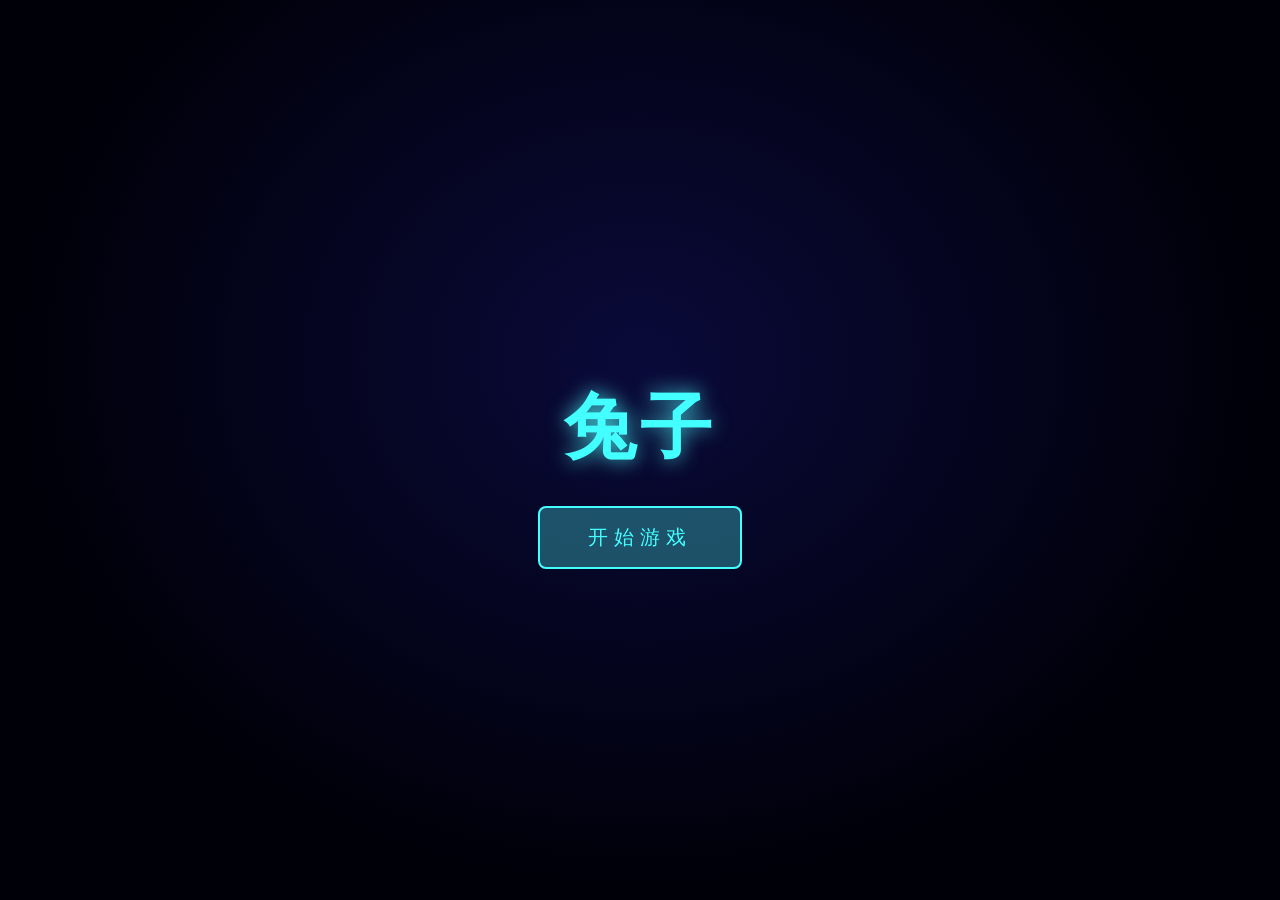
<file: g/tuzi.html>
<!DOCTYPE html>
<html lang="zh-CN">
<head>
<meta charset="UTF-8">
<meta name="viewport" content="width=device-width, initial-scale=1.0, maximum-scale=1.0, user-scalable=no">
<title>兔子 - 星河战机</title>
<style>
/* ===== 基础样式 ===== */
body{margin:0;overflow:hidden;background:#000;touch-action:none;}
#gameCanvas{position:fixed;top:0;left:0;width:100%;height:100%;pointer-events:auto;display:block;}

/* ===== UI 容器 ===== */
.game-ui{position:fixed;top:0;left:0;right:0;bottom:0;pointer-events:none;z-index:100;}

/* ===== 开始界面 ===== */
.start-screen{
  position:absolute;top:0;left:0;right:0;bottom:0;
  background:radial-gradient(ellipse at 50% 40%,#0a0a3a 0%,#000008 70%);
  display:flex;flex-direction:column;align-items:center;justify-content:center;
  gap:clamp(16px,4vh,30px);pointer-events:auto;padding:20px;
}

/* ===== 游戏结束界面 ===== */
.game-over-screen{
  position:absolute;top:0;left:0;right:0;bottom:0;
  background-color:rgba(139,0,0,0.8);display:none;
  flex-direction:column;align-items:center;justify-content:center;
  pointer-events:auto;
}

/* ===== 通用文字 ===== */
.overlay-title{
  color:#4ff;font-size:clamp(36px,9vw,72px);
  text-shadow:0 0 20px rgba(79,255,255,0.8);
  margin-bottom:0;text-align:center;letter-spacing:4px;
}
.overlay-subtitle{
  color:#aaa;font-size:clamp(14px,2.8vw,18px);
  text-align:center;max-width:min(400px,80vw);line-height:1.8;letter-spacing:1px;
}

/* ===== 游戏按钮 ===== */
.game-button{
  display:block;background-color:rgba(79,255,255,0.3);
  border:2px solid #4ff;color:#4ff;
  padding:clamp(12px,2vh,16px) clamp(30px,8vw,48px);
  font-size:clamp(15px,3vw,20px);min-height:48px;min-width:180px;
  cursor:pointer;text-transform:uppercase;
  letter-spacing:clamp(3px,0.8vw,6px);
  border-radius:8px;transition:all 0.3s ease;
  -webkit-tap-highlight-color:transparent;touch-action:manipulation;
}
.game-button:hover{background-color:rgba(79,255,255,0.6);box-shadow:0 0 20px rgba(79,255,255,0.8);}
.game-button:active{transform:scale(0.96);background-color:rgba(79,255,255,0.8);}

/* ===== HUD ===== */
.game-hud{position:absolute;top:20px;left:20px;color:#4ff;font-size:16px;text-shadow:0 0 5px rgba(79,255,255,0.5);}
.game-hud .hud-row{margin-bottom:8px;}

/* ===== 移动端按钮 ===== */
@keyframes btn-glow{0%,100%{box-shadow:0 0 15px rgba(79,255,255,0.2)}50%{box-shadow:0 0 40px rgba(79,255,255,0.6)}}
@keyframes bullet-glow{0%,100%{box-shadow:0 0 15px rgba(255,230,50,0.2)}50%{box-shadow:0 0 40px rgba(255,230,50,0.6)}}
@keyframes missile-glow{0%,100%{box-shadow:0 0 15px rgba(255,80,50,0.2)}50%{box-shadow:0 0 40px rgba(255,80,50,0.6)}}
.mobile-controls{
  display:none;position:fixed;
  bottom:clamp(10px,3vh,24px);left:50%;transform:translateX(-50%);
  gap:clamp(78px,15vw,102px);z-index:200;pointer-events:none;
}
.mobile-btn{
  width:clamp(78px,15vw,102px);height:clamp(78px,15vw,102px);
  border-radius:50%;border:2px solid rgba(79,255,255,0.6);
  background:rgba(0,20,40,0.7);color:#4ff;
  font-size:clamp(30px,6vw,40px);
  display:flex;align-items:center;justify-content:center;
  cursor:pointer;pointer-events:auto;
  -webkit-tap-highlight-color:transparent;touch-action:manipulation;
  transition:all 0.15s ease;user-select:none;-webkit-user-select:none;
  animation:btn-glow 3s ease-in-out infinite;
  box-shadow:0 0 15px rgba(79,255,255,0.2);
  position:relative;flex-shrink:0;
}
.bullet-btn{border-color:rgba(255,230,50,0.6);color:#ffe838;animation:bullet-glow 3s ease-in-out infinite;box-shadow:0 0 15px rgba(255,230,50,0.2);}
.missile-btn{border-color:rgba(255,80,50,0.6);color:#ff6a4a;animation:missile-glow 3s ease-in-out infinite;box-shadow:0 0 15px rgba(255,80,50,0.2);}
.mobile-btn:active{transform:scale(0.88);background:rgba(79,255,255,0.3);}
.bullet-btn:active{box-shadow:0 0 25px rgba(255,230,50,0.5);background:rgba(255,230,50,0.2);}
.missile-btn:active{box-shadow:0 0 25px rgba(255,80,50,0.5);background:rgba(255,80,50,0.2);}

/* ===== 响应式 ===== */
@media(max-width:480px){
  .mobile-controls{bottom:8px;left:50%;transform:translateX(-50%);gap:72px;}
  .mobile-btn{width:72px;height:72px;font-size:28px;}
  .overlay-title{font-size:32px;}
  .game-button{min-width:140px;padding:10px 20px;font-size:14px;}
}
@media(max-width:800px){
  .overlay-title{font-size:clamp(28px,7vw,48px);}
  .game-button{padding:12px 30px;font-size:clamp(13px,2.5vw,16px);}
}
</style>
</head>
<body>

<canvas id="gameCanvas"></canvas>

<div class="game-ui">
  <div class="game-hud" id="hudContainer"></div>

  <div class="start-screen" id="startScreen">
    <h1 class="overlay-title">兔子</h1>
    <button class="game-button" id="startButton">开始游戏</button>
  </div>

  <div class="game-over-screen" id="gameOverScreen">
    <h1 class="overlay-title" style="color:#ff4444;">Game Over</h1>
    <p class="overlay-subtitle">最终得分：<span id="finalScore"></span></p>
    <button class="game-button" id="restartButton">重新开始</button>
  </div>
</div>

<div class="mobile-controls" id="mobileControls">
  <button class="mobile-btn bullet-btn" id="btnBullet">⚡</button>
  <button class="mobile-btn missile-btn" id="btnMissile">💥</button>
</div>

<script>
(function(){
'use strict';

// ==============================
// === 星河词语配置 ==============
// ==============================
var WORDS_A = ['兔子','甜美','好听','声控','温柔'];
var WORDS_B = ['漂亮','可爱','貌美','乖乖','囡囡','丫头','萌娃','明眸','翘睫','水灵','粉嫩','软萌','清甜','娇俏','甜美','温柔','软糯','萌趣','美颜','清丽','可人','讨喜','娇憨','软甜','灵秀','娟秀','萌甜','俏美','温婉','娇柔','莹润','秀雅','甜糯','灵动','乖巧','软嫩','娇美','优雅'];
var floatingWords = [];
var wordSpawnTimer = 0;
var gameWordTimer = 0;    // 游戏开始后的帧计数，前120帧（2秒）只出现WORDS_A
var wordAIndex = 0;       // WORDS_A按顺序出现的索引

function spawnFloatingWord() {
  // 前2秒（120帧）只出现WORDS_A的词语
  var onlyA = gameWordTimer < 120;
  var isA = onlyA ? true : (Math.random() < 0.75);

  // A类按数组顺序依次出现，B类随机
  var text;
  if (isA) {
    text = WORDS_A[wordAIndex % WORDS_A.length];
    wordAIndex++;
  } else {
    text = WORDS_B[Math.floor(Math.random() * WORDS_B.length)];
  }

  var hue = Math.random() * 60 + 180; // 180-240 (蓝紫色系)
  floatingWords.push({
    text: text,
    x: Math.random() * gameWidth,
    y: -30,
    fontSize: 8,
    alpha: 0.03,
    speed: 0.3 + Math.random() * 0.5,
    hue: hue,
    life: 0,
    paused: isA,              // A类词：先停留2秒再漂浮
    pauseFrames: isA ? 120 : 0  // 120帧 ≈ 2秒
  });
}

function updateFloatingWords() {
  for (var i = floatingWords.length - 1; i >= 0; i--) {
    var w = floatingWords[i];

    // A类词先停留2秒再开始漂浮
    if (w.paused && w.pauseFrames > 0) {
      w.pauseFrames--;
      w.life++;
      // 停留期间呼吸闪烁效果（透明度在0.15~0.30之间波动，清晰可见）
      w.alpha = 0.15 + Math.sin(w.life * 0.12) * 0.07 + 0.08;
      continue;
    }
    // 暂停结束，恢复正常漂浮
    if (w.paused && w.pauseFrames <= 0) {
      w.paused = false;
    }

    w.y += w.speed;
    w.fontSize += 0.08;
    w.life++;
    // 透明度：前 200 帧从 0.03 线性增长到 0.25
    if (w.life < 200) {
      w.alpha = 0.03 + (w.life / 200) * 0.22;
    } else {
      w.alpha = Math.min(0.5, w.alpha + 0.003);  // 最大透明度 0.5
    }
    if (w.y > CONFIG.DESIGN_HEIGHT + 40 || w.fontSize > 32) {
      floatingWords.splice(i, 1);
    }
  }
  // 限制最大数量
  while (floatingWords.length > 60) floatingWords.shift();
}

function drawFloatingWords() {
  for (var i = 0; i < floatingWords.length; i++) {
    var w = floatingWords[i];
    ctx.save();
    ctx.globalAlpha = w.alpha;
    ctx.font = w.fontSize + 'px "Microsoft YaHei","微软雅黑",sans-serif';
    ctx.textAlign = 'center';
    ctx.textBaseline = 'middle';
    ctx.fillStyle = 'hsla(' + w.hue + ',60%,75%,' + w.alpha + ')';
    ctx.shadowBlur = w.fontSize * 0.5;
    ctx.shadowColor = 'hsla(' + w.hue + ',80%,60%,0.15)';
    ctx.fillText(w.text, w.x, w.y);
    ctx.restore();
  }
}

// ==============================
// === 爱意数字背景 ==============
// ==============================
var loveNumbers = [];
var loveNumberList = ['520', '521', '1314', '5201314', '99', '999', '1314520', '3344'];
var loveNumberSpawnTimer = 0;

function spawnLoveNumber() {
  if (loveNumbers.length >= 3) return;
  var text = loveNumberList[Math.floor(Math.random() * loveNumberList.length)];
  loveNumbers.push({
    text: text,
    x: Math.random() * gameWidth,
    y: CONFIG.DESIGN_HEIGHT * (0.1 + Math.random() * 0.5),
    fontSize: 6,
    alpha: 0.02,
    life: 0,
    hue: Math.random() * 360,           // 随机色相，每次不同颜色
    sat: 35 + Math.floor(Math.random() * 25),  // 饱和度35-60%（偏浅）
    light: 72 + Math.floor(Math.random() * 16), // 亮度72-88%（偏亮/浅色）
    maxFontSize: 240  // 4倍飞船尺寸（飞船约56px）
  });
}

function updateLoveNumbers() {
  for (var i = loveNumbers.length - 1; i >= 0; i--) {
    var ln = loveNumbers[i];
    ln.life++;

    if (ln.life <= 300) {
      // 生长阶段：前300帧（约5秒），由小变大，透明度增加
      ln.fontSize = 6 + (ln.life / 300) * (ln.maxFontSize - 6);
      ln.alpha = 0.02 + (ln.life / 300) * 0.28;
    } else if (ln.life <= 600) {
      // 消退阶段：保持最大尺寸，透明度逐渐归零
      ln.fontSize = ln.maxFontSize;
      var fadeProgress = (ln.life - 300) / 300;
      ln.alpha = Math.max(0, 0.30 * (1 - fadeProgress));
    } else {
      // 生命周期结束，移除
      loveNumbers.splice(i, 1);
    }
  }
}

function drawLoveNumbers() {
  for (var i = 0; i < loveNumbers.length; i++) {
    var ln = loveNumbers[i];
    ctx.save();
    ctx.globalAlpha = ln.alpha;
    ctx.font = 'bold ' + ln.fontSize + 'px "Microsoft YaHei","微软雅黑",sans-serif';
    ctx.textAlign = 'center';
    ctx.textBaseline = 'middle';
    ctx.fillStyle = 'hsla(' + ln.hue + ',' + ln.sat + '%,' + ln.light + '%,' + ln.alpha + ')';
    ctx.shadowBlur = ln.fontSize * 0.3;
    ctx.shadowColor = 'hsla(' + ln.hue + ',' + ln.sat + '%,' + (ln.light - 20) + '%,0.15)';
    ctx.fillText(ln.text, ln.x, ln.y);
    ctx.restore();
  }
}

// ==============================
// === 游戏引擎 =================
// ==============================
var CONFIG = {
  DESIGN_HEIGHT: 600,
  TARGET_DT: 1000 / 60,
  DEATH_EXPLOSION_MS: 2000,
  MAX_METEORS: 18,
  MAX_BULLETS: 70,
  MAX_PARTICLES: 420,
  STAR_COUNT: 230,
  BG_COLOR: '#02040d'
};
var DEBUG = false;

var canvas = null, ctx = null, animationFrameId = null;
var gameScale = 1, gameWidth = 800;
var meteorSpawnTimer = 0, fireCooldown = 0;
var mobileControls = null;
var keys = {};

var state = {
  current: 'idle',
  score: 0,
  startTime: 0,
  shake: 0,
  flash: 0,
  lastMouseX: gameWidth / 2,
  lastMouseY: CONFIG.DESIGN_HEIGHT * 0.75,
  time: 0,
  deathStartedAt: 0
};

var plane = {
  x: gameWidth / 2 - 28,
  y: CONFIG.DESIGN_HEIGHT * 0.72,
  width: 56, height: 44,
  vx: 0, vy: 0, tilt: 0,
  propellerAngle: 0, flamePhase: 0
};

var backgroundStars = [];
var meteors = [], bullets = [], particles = [];
var shockwaves = [], heatHazes = [], muzzleFlashes = [];

var AUDIO = { ctx: null, master: null, enabled: true, lastShotAt: 0 };

// ===== Canvas =====
function initCanvas() {
  canvas = document.getElementById('gameCanvas');
  if (!canvas) { canvas = document.createElement('canvas'); canvas.id = 'gameCanvas'; document.body.appendChild(canvas); }
  ctx = canvas.getContext('2d', { alpha: false });
  canvas.style.cssText += ';background:' + CONFIG.BG_COLOR + ';touch-action:none;';
  resizeCanvas();
  window.addEventListener('resize', resizeCanvas);
}
function resizeCanvas() {
  canvas.width = window.innerWidth;
  canvas.height = window.innerHeight;
  gameScale = canvas.height / CONFIG.DESIGN_HEIGHT;
  gameWidth = canvas.width / gameScale;
}

// ===== Stars =====
function initBackgroundStars() {
  backgroundStars = [];
  for (var i = 0; i < CONFIG.STAR_COUNT; i++) {
    var depth = Math.random();
    backgroundStars.push({
      x: Math.random() * gameWidth,
      y: Math.random() * CONFIG.DESIGN_HEIGHT,
      size: 0.4 + depth * 1.9,
      speed: 0.08 + depth * 0.75,
      alpha: 0.25 + depth * 0.75,
      twinkle: Math.random() * Math.PI * 2,
      hue: depth > 0.82 ? (Math.random() > 0.5 ? '#bfe9ff' : '#ffe6bd') : '#ffffff'
    });
  }
}

// ===== Audio =====
function ensureAudio() {
  if (!AUDIO.enabled) return null;
  if (!AUDIO.ctx) {
    var AC = window.AudioContext || window.webkitAudioContext;
    if (!AC) return null;
    AUDIO.ctx = new AC();
    AUDIO.master = AUDIO.ctx.createGain();
    AUDIO.master.gain.value = 0.72;
    AUDIO.master.connect(AUDIO.ctx.destination);
  }
  if (AUDIO.ctx.state === 'suspended') AUDIO.ctx.resume();
  return AUDIO.ctx;
}
function makeNoiseBuffer(aCtx, seconds, decay) {
  var len = Math.max(1, Math.floor(aCtx.sampleRate * seconds));
  var buf = aCtx.createBuffer(1, len, aCtx.sampleRate);
  var d = buf.getChannelData(0);
  for (var i = 0; i < len; i++) d[i] = (Math.random() * 2 - 1) * Math.exp(-i / (aCtx.sampleRate * decay));
  return buf;
}
function connectPanned(gain, x) {
  var pan = Math.max(-0.9, Math.min(0.9, (x / gameWidth) * 2 - 1));
  if (AUDIO.ctx.createStereoPanner) {
    var p = AUDIO.ctx.createStereoPanner();
    p.pan.value = pan;
    gain.connect(p); p.connect(AUDIO.master);
  } else { gain.connect(AUDIO.master); }
}
function playShootSound(type, x) {
  var aCtx = ensureAudio();
  if (!aCtx) return;
  var now = aCtx.currentTime, isCannon = type === 'cannon';
  var age = now - AUDIO.lastShotAt; AUDIO.lastShotAt = now;
  var fatigue = age < 0.08 ? 0.72 : 1;

  var osc = aCtx.createOscillator(), gain = aCtx.createGain();
  osc.type = isCannon ? 'square' : 'sawtooth';
  osc.frequency.setValueAtTime(isCannon ? 520 : 1800, now);
  osc.frequency.exponentialRampToValueAtTime(isCannon ? 95 : 3200, now + (isCannon ? 0.18 : 0.055));
  gain.gain.setValueAtTime((isCannon ? 0.36 : 0.12) * fatigue, now);
  gain.gain.exponentialRampToValueAtTime(0.001, now + (isCannon ? 0.28 : 0.09));
  osc.connect(gain); connectPanned(gain, x);
  osc.start(now); osc.stop(now + (isCannon ? 0.32 : 0.12));

  var noise = aCtx.createBufferSource();
  noise.buffer = makeNoiseBuffer(aCtx, isCannon ? 0.24 : 0.09, isCannon ? 0.08 : 0.025);
  var filter = aCtx.createBiquadFilter();
  filter.type = isCannon ? 'lowpass' : 'bandpass';
  filter.frequency.value = isCannon ? 1700 : 4300;
  filter.Q.value = isCannon ? 0.8 : 2.2;
  var nGain = aCtx.createGain();
  nGain.gain.setValueAtTime((isCannon ? 0.42 : 0.16) * fatigue, now);
  nGain.gain.exponentialRampToValueAtTime(0.001, now + (isCannon ? 0.22 : 0.08));
  noise.connect(filter); filter.connect(nGain); connectPanned(nGain, x);
  noise.start(now);
}
function playExplosionSound(x, scale) {
  var aCtx = ensureAudio();
  if (!aCtx) return;
  var now = aCtx.currentTime, power = Math.max(0.55, Math.min(1.6, scale || 1));
  function oscLayer(type, f1, f2, dur, vol) {
    var o = aCtx.createOscillator(), g = aCtx.createGain();
    o.type = type;
    o.frequency.setValueAtTime(f1, now); o.frequency.exponentialRampToValueAtTime(f2, now + dur * 0.78);
    g.gain.setValueAtTime(vol * power, now); g.gain.exponentialRampToValueAtTime(0.001, now + dur);
    o.connect(g); connectPanned(g, x);
    o.start(now); o.stop(now + dur + 0.04);
  }
  oscLayer('sine', 82, 28, 0.78, 0.62);
  oscLayer('triangle', 35, 18, 1.1, 0.42);
  oscLayer('sawtooth', 190, 48, 0.58, 0.28);
  try {
    var bo = aCtx.createOscillator(), bg = aCtx.createGain();
    bo.type = 'sine';
    bo.frequency.setValueAtTime(55, now); bo.frequency.exponentialRampToValueAtTime(25, now + 0.85);
    bg.gain.setValueAtTime(0.48 * power, now); bg.gain.exponentialRampToValueAtTime(0.001, now + 0.9);
    var bf = aCtx.createBiquadFilter(); bf.type = 'lowpass';
    bf.frequency.setValueAtTime(120, now); bf.frequency.exponentialRampToValueAtTime(40, now + 0.85);
    bo.connect(bf); bf.connect(bg); connectPanned(bg, x);
    bo.start(now); bo.stop(now + 0.95);
  } catch(e) {}
  var blast = aCtx.createBufferSource();
  blast.buffer = makeNoiseBuffer(aCtx, 1.05, 0.35);
  var lp = aCtx.createBiquadFilter(); lp.type = 'lowpass';
  lp.frequency.setValueAtTime(3400, now); lp.frequency.exponentialRampToValueAtTime(420, now + 0.9);
  var g = aCtx.createGain();
  g.gain.setValueAtTime(0.58 * power, now); g.gain.exponentialRampToValueAtTime(0.001, now + 1.05);
  blast.connect(lp); lp.connect(g); connectPanned(g, x);
  blast.start(now);
  var sp = aCtx.createOscillator(), sg = aCtx.createGain();
  sp.type = 'square';
  sp.frequency.setValueAtTime(2400, now); sp.frequency.exponentialRampToValueAtTime(7200, now + 0.16);
  sg.gain.setValueAtTime(0.11 * power, now); sg.gain.exponentialRampToValueAtTime(0.001, now + 0.24);
  sp.connect(sg); connectPanned(sg, x);
  sp.start(now); sp.stop(now + 0.26);
}

// ===== Input =====
function screenToCanvas(e) {
  var rect = canvas.getBoundingClientRect();
  return { x: (e.clientX - rect.left) / gameScale, y: (e.clientY - rect.top) / gameScale };
}
function initInput() {
  function movePlane(x, y) {
    if (state.current !== 'running') return;
    var ox = plane.x, oy = plane.y;
    plane.x = Math.max(0, Math.min(gameWidth - plane.width, x - plane.width / 2));
    plane.y = Math.max(0, Math.min(CONFIG.DESIGN_HEIGHT - plane.height, y - plane.height / 2));
    plane.vx = plane.x - ox; plane.vy = plane.y - oy;
    plane.tilt += ((plane.vx * 0.035) - plane.tilt) * 0.2;
  }

  canvas.addEventListener('mousemove', function(e) {
    var p = screenToCanvas(e);
    state.lastMouseX = p.x; state.lastMouseY = p.y;
    movePlane(p.x, p.y);
  });
  canvas.addEventListener('mousedown', function(e) {
    if (state.current !== 'running') return;
    e.preventDefault();
    if (e.button === 2) { shoot('cannon'); }
    else if (e.button === 0) { shoot('machinegun', { single: true }); }
  });
  canvas.addEventListener('mouseleave', function() {
    if (state.current !== 'running') return;
    movePlane(
      Math.max(0, Math.min(gameWidth, state.lastMouseX)),
      Math.max(0, Math.min(CONFIG.DESIGN_HEIGHT, state.lastMouseY))
    );
  });

  document.addEventListener('keydown', function(e) {
    keys[e.code] = true;
    if (state.current !== 'running') return;
    if (e.code === 'KeyJ') shoot('machinegun', { single: true });
    if (e.code === 'KeyK') shoot('cannon');
  });
  document.addEventListener('keyup', function(e) { keys[e.code] = false; });

  canvas.addEventListener('touchmove', function(e) {
    if (!e.touches[0]) return;
    e.preventDefault();
    var p = screenToCanvas(e.touches[0]);
    state.lastMouseX = p.x; state.lastMouseY = p.y;
    movePlane(p.x, p.y);
  }, { passive: false });
  canvas.addEventListener('touchstart', function(e) {
    ensureAudio();
    if (state.current !== 'running') return;
    e.preventDefault();
    if (e.touches[0]) {
      var p = screenToCanvas(e.touches[0]);
      state.lastMouseX = p.x; state.lastMouseY = p.y;
      movePlane(p.x, p.y);
      shoot('machinegun');
    }
  }, { passive: false });
  canvas.addEventListener('contextmenu', function(e) { e.preventDefault(); });

  ['click','keydown','touchstart'].forEach(function(name) {
    window.addEventListener(name, ensureAudio, { passive: true });
  });

  var btnBullet = document.getElementById('btnBullet');
  if (btnBullet) {
    btnBullet.addEventListener('touchstart', function(e) {
      e.preventDefault(); e.stopPropagation(); ensureAudio();
      if (state.current === 'running') shoot('machinegun', { single: true });
    });
    btnBullet.addEventListener('mousedown', function(e) {
      e.preventDefault(); e.stopPropagation(); ensureAudio();
      if (state.current === 'running') shoot('machinegun', { single: true });
    });
    btnBullet.addEventListener('contextmenu', function(e) { e.preventDefault(); });
  }
  var btnMissile = document.getElementById('btnMissile');
  if (btnMissile) {
    btnMissile.addEventListener('touchstart', function(e) {
      e.preventDefault(); e.stopPropagation(); ensureAudio();
      if (state.current === 'running') shoot('cannon');
    });
    btnMissile.addEventListener('mousedown', function(e) {
      e.preventDefault(); e.stopPropagation(); ensureAudio();
      if (state.current === 'running') shoot('cannon');
    });
    btnMissile.addEventListener('contextmenu', function(e) { e.preventDefault(); });
  }
}

// ===== Meteor =====
function generateCrackGeometry(radius) {
  var r = radius, cracks = [];
  var cnt = 3 + Math.floor(Math.random() * 3);
  for (var ci = 0; ci < cnt; ci++) {
    var sa = Math.random() * Math.PI * 2, sr = r * (0.1 + Math.random() * 0.3);
    var sx = Math.cos(sa) * sr, sy = Math.sin(sa) * sr;
    var segs = 3 + Math.floor(Math.random() * 3);
    var points = [], px = sx, py = sy;
    for (var seg = 0; seg < segs; seg++) {
      var ea = sa + (Math.random() - 0.5) * 1.5, er = sr + ((seg + 1) / segs) * r * 0.82;
      if (er > r * 0.92) break;
      px = Math.cos(ea) * er; py = Math.sin(ea) * er;
      points.push({ x: px, y: py });
    }
    var a = 0.7 + Math.random() * 0.25;
    cracks.push({
      startX: sx, startY: sy, points: points,
      color: 'rgba(' + (20 + Math.floor(Math.random()*30)) + ',' + (18 + Math.floor(Math.random()*25)) + ',' + (15 + Math.floor(Math.random()*20)) + ',' + a + ')',
      shadow: 'rgba(5,3,2,' + (0.15 + Math.random()*0.1) + ')',
      lineWidth: 2 + Math.random() * 1.2
    });
    if (Math.random() > 0.35 && points.length > 1) {
      var bp = points[Math.floor(Math.random() * points.length)];
      var ba = sa + (Math.random() - 0.5) * 1.8, bl = r * (0.15 + Math.random() * 0.25);
      cracks.push({
        startX: bp.x, startY: bp.y,
        points: [{ x: Math.cos(ba) * (Math.sqrt(bp.x*bp.x+bp.y*bp.y) + bl), y: Math.sin(ba) * (Math.sqrt(bp.x*bp.x+bp.y*bp.y) + bl) }],
        color: 'rgba(' + (15 + Math.floor(Math.random()*20)) + ',' + (12 + Math.floor(Math.random()*15)) + ',' + (10 + Math.floor(Math.random()*10)) + ',0.4)',
        shadow: 'rgba(5,3,2,0.12)', lineWidth: 1 + Math.random() * 0.5
      });
    }
  }
  return cracks;
}

function createMeteor() {
  var isLarge = Math.random() < 0.4;
  var radius = isLarge ? (30 + Math.random() * 12) : (18 + Math.random() * 8);
  var vc = 16 + Math.floor(Math.random() * 9);
  var vertices = [];
  for (var i = 0; i < vc; i++) {
    var a = (i / vc) * Math.PI * 2;
    var r = radius * (0.88 + Math.random() * 0.12);
    vertices.push({ x: Math.cos(a) * r, y: Math.sin(a) * r });
  }
  var ctrlPoints = [];
  for (var i = 0; i < vc; i++) {
    var cur = vertices[i], nxt = vertices[(i + 1) % vc];
    ctrlPoints.push({
      x: (cur.x + nxt.x) / 2 + (Math.random() - 0.5) * radius * 0.08,
      y: (cur.y + nxt.y) / 2 + (Math.random() - 0.5) * radius * 0.08
    });
  }
  var craters = [];
  var cc = 4 + Math.floor(radius / 8);
  for (var i = 0; i < cc; i++) {
    var a = Math.random() * Math.PI * 2, r = Math.random() * radius * 0.6;
    craters.push({
      x: Math.cos(a) * r, y: Math.sin(a) * r,
      radius: 3 + Math.random() * radius * 0.15,
      alpha: 0.18 + Math.random() * 0.28
    });
  }
  var specks = [];
  var sc = 5 + Math.floor(Math.random() * 6);
  for (var i = 0; i < sc; i++) {
    var a = Math.random() * Math.PI * 2, r = Math.random() * radius * 0.7;
    specks.push({ x: Math.cos(a) * r, y: Math.sin(a) * r, size: 2 + Math.random() * 6, alpha: 0.08 + Math.random() * 0.12 });
  }
  var palette = [
    ['#9b4c26','#4a1f13','#1c0d08'],
    ['#7b6a55','#3b3029','#171313'],
    ['#8e3230','#491512','#160806'],
    ['#b87a35','#60401f','#1c1208']
  ][Math.floor(Math.random() * 4)];
  var brightSpecks = [];
  for (var i = 0; i < 5 + Math.floor(Math.random() * 6); i++) {
    var a = Math.random() * Math.PI * 2, d = Math.random() * radius * 0.8;
    brightSpecks.push({ x: Math.cos(a)*d, y: Math.sin(a)*d, size: 2+Math.random()*5, elong: 1+Math.random()*2, alpha: 0.04+Math.random()*0.06 });
  }
  var fineGrains = [];
  var gc = 20 + Math.floor(radius * 1.5);
  for (var i = 0; i < gc; i++) {
    var a = Math.random() * Math.PI * 2, d = Math.random() * radius * 0.9;
    fineGrains.push({ x: Math.cos(a)*d, y: Math.sin(a)*d, shade: Math.random()>0.5?10:35, size: 0.5+Math.random()*1.2, alpha: 0.15+Math.random()*0.2 });
  }
  meteors.push({
    x: radius + Math.random() * (gameWidth - radius * 2), y: -radius * 2,
    width: radius*2, height: radius*2, radius: radius,
    health: isLarge ? 2 : 1, isLarge: isLarge,
    hit: false, cracks: null,
    brightSpecks: brightSpecks, fineGrains: fineGrains,
    speed: 1.7 + Math.random() * 2.6 + Math.min(2.2, state.score * 0.025),
    rotation: Math.random() * Math.PI * 2,
    rotationSpeed: (Math.random() - 0.5) * 0.035,
    vertices: vertices, ctrlPoints: ctrlPoints,
    craters: craters, specks: specks, palette: palette
  });
}

// ===== Shooting =====
function shoot(type, opts) {
  opts = opts || {};
  if (bullets.length >= CONFIG.MAX_BULLETS) return;
  var isCannon = type === 'cannon';
  var now = performance.now();
  if (now < fireCooldown) return;
  fireCooldown = now + (isCannon ? 260 : 80);
  var x = plane.x + plane.width / 2, y = plane.y + 4;
  var spread = isCannon ? [0] : opts.single ? [0] : [-8, 8];
  spread.forEach(function(offset) {
    bullets.push({
      x: x + offset, y: y,
      width: isCannon ? 18 : 5, height: isCannon ? 40 : 18,
      speed: isCannon ? 12 : 18,
      color: isCannon ? '255,140,30' : '255,240,80',
      glow: isCannon ? '#ff8c1e' : '#fff050',
      type: type,
      rotation: Math.random() * Math.PI * 2,
      trail: []
    });
  });
  muzzleFlashes.push({ x: x, y: y - 12, life: isCannon ? 11 : 6, maxLife: isCannon ? 11 : 6, radius: isCannon ? 34 : 20 });
  playShootSound(type, x);
}

// ===== Explosion =====
function createExplosion(x, y, scale) {
  scale = scale || 1;
  var bursts = [
    { count: 36, speed: 8.5, size: 2.6, color: '255,245,205', life: 38, type: 'core' },
    { count: 52, speed: 6.0, size: 4.5, color: '255,108,22',  life: 60, type: 'flame' },
    { count: 36, speed: 3.2, size: 8.0, color: '90,88,84',    life: 96, type: 'smoke' },
    { count: 24, speed: 11.0, size: 2.0, color: '255,210,80', life: 34, type: 'spark' },
    { count: 16, speed: 7.0, size: 3.2, color: '180,120,60',  life: 52, type: 'debris' }
  ];
  bursts.forEach(function(b) {
    for (var i = 0; i < b.count * scale; i++) {
      var a = Math.random() * Math.PI * 2, sp = b.speed * (0.35 + Math.random() * 0.95) * scale;
      particles.push({
        x: x, y: y,
        vx: Math.cos(a) * sp, vy: Math.sin(a) * sp,
        size: b.size * (0.6 + Math.random() * 0.9) * scale,
        color: b.color, life: b.life * (0.75 + Math.random() * 0.55),
        maxLife: b.life, type: b.type
      });
    }
  });
  while (particles.length > CONFIG.MAX_PARTICLES) particles.shift();
  shockwaves.push({ x: x, y: y, radius: 6, maxRadius: 115 * scale, life: 28, maxLife: 28 });
  heatHazes.push({ x: x, y: y, radius: 12, maxRadius: 145 * scale, life: 22, maxLife: 22 });
  state.flash = Math.max(state.flash, 0.5 * scale);
  state.shake = Math.max(state.shake, 14 * scale);
  playExplosionSound(x, scale);
}

function updateVisualEffects() {
  particles.forEach(function(p) {
    p.x += p.vx; p.y += p.vy;
    var drag = p.type === 'smoke' ? 0.992 : 0.962;
    p.vx *= drag; p.vy *= drag;
    if (p.type !== 'spark') p.vy += 0.035;
    p.life -= 1;
    if (p.type === 'smoke') p.size *= 1.006;
  });
  particles = particles.filter(function(p) { return p.life > 0 && p.size > 0.05; });
  shockwaves.forEach(function(s) { s.radius += (s.maxRadius - s.radius) * 0.18; s.life -= 1; });
  shockwaves = shockwaves.filter(function(s) { return s.life > 0; });
  heatHazes.forEach(function(h) { h.radius += (h.maxRadius - h.radius) * 0.22; h.life -= 1; });
  heatHazes = heatHazes.filter(function(h) { return h.life > 0; });
  muzzleFlashes.forEach(function(f) { f.life -= 1; });
  muzzleFlashes = muzzleFlashes.filter(function(f) { return f.life > 0; });
  state.shake *= 0.9;
  state.flash *= 0.86;
}

function beginDeathExplosion(meteorIndex) {
  if (state.current !== 'running') return;
  var cx = plane.x + plane.width / 2, cy = plane.y + plane.height / 2;
  var meteor = meteors[meteorIndex];
  state.current = 'dying';
  state.deathStartedAt = performance.now();
  bullets = []; muzzleFlashes = [];
  if (meteor) { createExplosion(meteor.x, meteor.y, 1.35); meteors.splice(meteorIndex, 1); }
  createExplosion(cx, cy, 2.35);
  state.flash = Math.max(state.flash, 0.95);
  state.shake = Math.max(state.shake, 26);
  if (mobileControls) mobileControls.style.display = 'none';
  if (canvas) canvas.style.cursor = 'default';
}

// ===== Update =====
function update() {
  if (state.current === 'dying') {
    state.time += 1;
    meteors.forEach(function(m) { m.y += m.speed * 0.35; m.rotation += m.rotationSpeed * 0.6; });
    updateVisualEffects();
    if (performance.now() - state.deathStartedAt >= CONFIG.DEATH_EXPLOSION_MS) { gameOver(); }
    return;
  }
  if (state.current !== 'running') return;
  state.time += 1;
  gameWordTimer += 1;

  // ---- 星河词语生成 ----
  wordSpawnTimer += 1;
  if (wordSpawnTimer >= 30 + Math.floor(Math.random() * 60)) {
    wordSpawnTimer = 0;
    spawnFloatingWord();
  }
  updateFloatingWords();

  // ---- 爱意数字生成 ----
  loveNumberSpawnTimer += 1;
  if (loveNumberSpawnTimer >= 120 + Math.floor(Math.random() * 180) && gameWordTimer >= 240) {
    loveNumberSpawnTimer = 0;
    spawnLoveNumber();
  }
  updateLoveNumbers();

  // ---- 陨石生成 ----
  meteorSpawnTimer += 1;
  var spawnRate = Math.max(24, 62 - state.score * 0.55);
  if (meteorSpawnTimer >= spawnRate && meteors.length < CONFIG.MAX_METEORS) {
    meteorSpawnTimer = 0;
    createMeteor();
  }

  plane.propellerAngle += 0.72 + Math.min(0.8, Math.abs(plane.vx) * 0.025);
  plane.flamePhase += 0.24;
  plane.vx *= 0.86; plane.vy *= 0.86;
  plane.tilt *= 0.94;

  var KEY_SPEED = 16;
  if (keys['ArrowUp'] || keys['KeyW']) plane.y -= KEY_SPEED;
  if (keys['ArrowDown'] || keys['KeyS']) plane.y += KEY_SPEED;
  if (keys['ArrowLeft'] || keys['KeyA']) plane.x -= KEY_SPEED;
  if (keys['ArrowRight'] || keys['KeyD']) plane.x += KEY_SPEED;
  plane.x = Math.max(0, Math.min(gameWidth - plane.width, plane.x));
  plane.y = Math.max(0, Math.min(CONFIG.DESIGN_HEIGHT - plane.height, plane.y));

  bullets.forEach(function(b) {
    b.trail.push({ x: b.x, y: b.y });
    if (b.trail.length > (b.type === 'cannon' ? 10 : 7)) b.trail.shift();
    b.y -= b.speed;
    b.rotation += b.type === 'cannon' ? 0.08 : 0.18;
  });
  bullets = bullets.filter(function(b) { return b.y + b.height > -20; });

  meteors.forEach(function(m) {
    m.y += m.speed;
    m.rotation += m.rotationSpeed;
    m.rotationSpeed *= 0.998;
  });
  meteors = meteors.filter(function(m) { return m.y - m.radius < CONFIG.DESIGN_HEIGHT + 80; });

  // ---- 碰撞检测 ----
  for (var bIndex = bullets.length - 1; bIndex >= 0; bIndex--) {
    var b = bullets[bIndex];
    if (b.type === 'cannon') {
      var hitIndex = -1;
      for (var mIndex = meteors.length - 1; mIndex >= 0; mIndex--) {
        var m = meteors[mIndex];
        var dx = b.x - m.x, dy = b.y - m.y;
        if (dx * dx + dy * dy < (m.radius + b.width / 2) * (m.radius + b.width / 2)) { hitIndex = mIndex; break; }
      }
      if (hitIndex >= 0) {
        var hitMeteor = meteors[hitIndex];
        createExplosion(hitMeteor.x, hitMeteor.y, 1.25);
        meteors.splice(hitIndex, 1);
        for (var mIndex = meteors.length - 1; mIndex >= 0; mIndex--) {
          var m = meteors[mIndex];
          var dx = b.x - m.x, dy = b.y - m.y;
          if (dx * dx + dy * dy < 180 * 180) {
            createExplosion(m.x, m.y, 1.25);
            state.score += m.isLarge ? 3 : 1;
            meteors.splice(mIndex, 1);
          }
        }
        bullets.splice(bIndex, 1);
        state.flash = Math.max(state.flash, 0.6);
        state.shake = Math.max(state.shake, 18);
      }
    } else {
      for (var mIndex = meteors.length - 1; mIndex >= 0; mIndex--) {
        var m = meteors[mIndex];
        var dx = b.x - m.x, dy = b.y - m.y;
        if (dx * dx + dy * dy < (m.radius + b.width) * (m.radius + b.width)) {
          m.health -= 1;
          if (m.health <= 0) {
            createExplosion(m.x, m.y, Math.min(1.25, m.radius / 38));
            state.score += m.isLarge ? 3 : 1;
            meteors.splice(mIndex, 1);
          } else {
            m.hit = true;
            m.cracks = generateCrackGeometry(m.radius);
            createExplosion(m.x, m.y, 0.3);
          }
          bullets.splice(bIndex, 1);
          break;
        }
      }
    }
  }

  for (var i = meteors.length - 1; i >= 0; i--) {
    var m = meteors[i];
    var cx = plane.x + plane.width / 2, cy = plane.y + plane.height / 2;
    var dx = cx - m.x, dy = cy - m.y;
    if (dx * dx + dy * dy < (m.radius + 18) * (m.radius + 18)) {
      beginDeathExplosion(i);
      return;
    }
  }

  updateVisualEffects();
}

// ===== Render =====
function renderBackground() {
  var g = ctx.createRadialGradient(gameWidth / 2, CONFIG.DESIGN_HEIGHT * 0.45, 20, gameWidth / 2, CONFIG.DESIGN_HEIGHT / 2, 620);
  g.addColorStop(0, '#081533');
  g.addColorStop(0.52, '#030814');
  g.addColorStop(1, '#000000');
  ctx.fillStyle = g;
  ctx.fillRect(0, 0, gameWidth, CONFIG.DESIGN_HEIGHT);

  // 绘制爱意数字（在星星之后，星河词语之前）
  drawLoveNumbers();

  // 绘制星河词语
  drawFloatingWords();

  backgroundStars.forEach(function(star) {
    star.y += star.speed;
    star.x += Math.sin((state.time + star.y) * 0.002) * star.speed * 0.08;
    if (star.y > CONFIG.DESIGN_HEIGHT + 4) {
      star.y = -4;
      star.x = Math.random() * gameWidth;
    }
    var alpha = star.alpha * (0.65 + Math.sin(state.time * 0.035 + star.twinkle) * 0.28);
    ctx.fillStyle = star.hue === '#ffffff' ? 'rgba(255,255,255,' + alpha + ')' : star.hue;
    ctx.globalAlpha = Math.max(0.1, alpha);
    ctx.fillRect(star.x, star.y, star.size, star.size);
    ctx.globalAlpha = 1;
  });
}

function drawPlane() {
  var cx = plane.x + plane.width / 2, cy = plane.y + plane.height / 2;
  ctx.save();
  ctx.translate(cx, cy);
  ctx.rotate(plane.tilt);

  var flameH = 30 + Math.sin(plane.flamePhase) * 7 + Math.random() * 8;
  for (var i = 0; i < 3; i++) {
    var grad = ctx.createLinearGradient(0, plane.height / 2 - 2, 0, plane.height / 2 + flameH);
    grad.addColorStop(0, i === 0 ? '#ffffff' : '#ffd070');
    grad.addColorStop(0.36, i === 0 ? '#42e7ff' : '#ff7a18');
    grad.addColorStop(1, 'rgba(255,70,0,0)');
    ctx.fillStyle = grad;
    ctx.globalAlpha = 0.7 - i * 0.16;
    ctx.beginPath();
    ctx.moveTo(-10 + i * 2, plane.height / 2 - 3);
    ctx.quadraticCurveTo(0, plane.height / 2 + flameH * (1 + i * 0.12), 10 - i * 2, plane.height / 2 - 3);
    ctx.closePath(); ctx.fill();
  }
  ctx.globalAlpha = 1;

  ctx.shadowBlur = 24; ctx.shadowColor = '#00f5ff';
  var body = ctx.createRadialGradient(-8, -14, 4, 0, 0, 44);
  body.addColorStop(0, '#eaffff'); body.addColorStop(0.28, '#54f6ff');
  body.addColorStop(0.72, '#11758e'); body.addColorStop(1, '#062b3d');
  ctx.fillStyle = body;
  ctx.beginPath();
  ctx.moveTo(0, -plane.height / 2 - 10);
  ctx.lineTo(plane.width / 2, plane.height / 2 - 1);
  ctx.quadraticCurveTo(16, 15, 0, plane.height / 2 + 5);
  ctx.quadraticCurveTo(-16, 15, -plane.width / 2, plane.height / 2 - 1);
  ctx.closePath(); ctx.fill();
  ctx.shadowBlur = 0;
  ctx.strokeStyle = 'rgba(210,255,255,0.7)'; ctx.lineWidth = 1.2; ctx.stroke();

  ctx.fillStyle = 'rgba(4,16,32,0.85)'; ctx.strokeStyle = 'rgba(255,255,255,0.85)'; ctx.lineWidth = 1;
  ctx.beginPath(); ctx.ellipse(0, -10, 9, 13, 0, 0, Math.PI * 2); ctx.fill(); ctx.stroke();
  ctx.fillStyle = 'rgba(255,255,255,0.55)';
  ctx.beginPath(); ctx.ellipse(-3, -14, 3, 6, 0.35, 0, Math.PI * 2); ctx.fill();

  ctx.save(); ctx.globalAlpha = 0.32; ctx.strokeStyle = '#dfffff'; ctx.lineWidth = 2.5;
  ctx.rotate(plane.propellerAngle);
  for (var i = 0; i < 4; i++) { ctx.rotate(Math.PI / 2); ctx.beginPath(); ctx.moveTo(0, -plane.height/2-4); ctx.lineTo(0, -plane.height/2-20); ctx.stroke(); }
  ctx.restore();
  ctx.restore();
}

function drawMeteor(m) {
  ctx.save();
  ctx.translate(m.x, m.y);
  ctx.rotate(m.rotation);
  var r = m.radius, pts = m.vertices, ctrl = m.ctrlPoints;

  ctx.beginPath(); ctx.moveTo(pts[0].x, pts[0].y);
  for (var i = 0; i < pts.length; i++) {
    var next = pts[(i+1)%pts.length], cp = ctrl[i];
    ctx.quadraticCurveTo(cp.x, cp.y, next.x, next.y);
  }
  ctx.closePath();

  var grad = ctx.createRadialGradient(-r*0.28, -r*0.30, 2, 0, 0, r*1.2);
  grad.addColorStop(0, m.palette[0]); grad.addColorStop(0.2, m.palette[0]);
  grad.addColorStop(0.5, m.palette[1]); grad.addColorStop(0.82, m.palette[2]);
  grad.addColorStop(1, m.palette[2]);
  ctx.shadowBlur = 8; ctx.shadowColor = 'rgba(255,96,32,0.18)';
  ctx.fillStyle = grad; ctx.fill();
  ctx.shadowBlur = 0;

  m.craters.forEach(function(c) {
    var dist = Math.sqrt(c.x*c.x + c.y*c.y) / r;
    var flat = 0.5 + 0.5 * (1 - dist * dist);
    var cr = c.radius * 0.8;
    ctx.fillStyle = 'rgba(10,5,3,' + (c.alpha+0.12) + ')';
    ctx.beginPath(); ctx.ellipse(c.x, c.y, cr*1.1, cr*1.1*flat, 0, 0, Math.PI*2); ctx.fill();
    ctx.strokeStyle = 'rgba(255,210,165,' + (c.alpha*0.4) + ')'; ctx.lineWidth = 0.8;
    ctx.beginPath(); ctx.ellipse(c.x-cr*0.08, c.y-cr*0.08, cr*1.0, cr*1.0*flat, Math.atan2(c.y,c.x), 0, Math.PI*2); ctx.stroke();
    ctx.fillStyle = 'rgba(8,4,2,' + (c.alpha+0.2) + ')';
    ctx.beginPath(); ctx.ellipse(c.x+cr*0.05, c.y+cr*0.05, cr*0.5, cr*0.5*flat, 0, 0, Math.PI*2); ctx.fill();
  });

  if (m.specks) m.specks.forEach(function(sp) {
    ctx.fillStyle = 'rgba(0,0,0,' + (sp.alpha*1.2) + ')';
    ctx.beginPath(); ctx.ellipse(sp.x, sp.y, sp.size*1.2, sp.size*0.8, sp.x*0.1, 0, Math.PI*2); ctx.fill();
  });
  if (m.brightSpecks) m.brightSpecks.forEach(function(sp) {
    ctx.fillStyle = 'rgba(180,160,120,' + sp.alpha + ')';
    ctx.beginPath(); ctx.ellipse(sp.x, sp.y, sp.size, sp.elong, sp.x*0.05, 0, Math.PI*2); ctx.fill();
  });
  if (m.fineGrains) m.fineGrains.forEach(function(g) {
    ctx.fillStyle = 'rgba(' + g.shade + ',' + (g.shade-5) + ',' + (g.shade-8) + ',' + g.alpha + ')';
    ctx.beginPath(); ctx.arc(g.x, g.y, g.size, 0, Math.PI*2); ctx.fill();
  });

  var ss = ctx.createRadialGradient(-r*0.12, -r*0.16, 0, -r*0.12, -r*0.16, r*0.3);
  ss.addColorStop(0, 'rgba(255,245,230,0.18)'); ss.addColorStop(0.4, 'rgba(255,240,220,0.08)'); ss.addColorStop(1, 'rgba(255,240,220,0)');
  ctx.fillStyle = ss;
  ctx.beginPath(); ctx.arc(-r*0.12, -r*0.16, r*0.3, 0, Math.PI*2); ctx.fill();

  var sg = ctx.createRadialGradient(0, r*0.3, r*0.4, 0, 0, r*1.0);
  sg.addColorStop(0, 'rgba(0,0,0,0)'); sg.addColorStop(0.7, 'rgba(0,0,0,0.08)'); sg.addColorStop(1, 'rgba(0,0,0,0.22)');
  ctx.fillStyle = sg;
  ctx.beginPath(); ctx.arc(0, 0, r*1.02, 0, Math.PI*2); ctx.fill();

  ctx.strokeStyle = 'hsla(40,15%,60%,0.08)'; ctx.lineWidth = 1.0;
  ctx.beginPath(); ctx.arc(0, 0, r, 0, Math.PI*2); ctx.stroke();

  if (m.isLarge && m.hit && m.cracks && m.cracks.length > 0) {
    m.cracks.forEach(function(crack) {
      ctx.strokeStyle = crack.shadow; ctx.lineWidth = crack.lineWidth * 0.7;
      ctx.beginPath(); ctx.moveTo(crack.startX+1.5, crack.startY+1.5);
      crack.points.forEach(function(p) { ctx.lineTo(p.x+1.5, p.y+1.5); });
      ctx.stroke();
      ctx.strokeStyle = crack.color; ctx.lineWidth = crack.lineWidth; ctx.shadowBlur = 0;
      ctx.beginPath(); ctx.moveTo(crack.startX, crack.startY);
      crack.points.forEach(function(p) { ctx.lineTo(p.x, p.y); });
      ctx.stroke();
    });
  }
  ctx.restore();
}

function drawBullets() {
  bullets.forEach(function(b) {
    var isMissile = b.type === 'cannon', hw = b.width/2, hh = b.height/2;
    if (isMissile) {
      b.trail.forEach(function(t, i) {
        var a = (i+1)/b.trail.length, inv = 1-a, r = hw*(0.5+inv*1.8);
        var hue = 30+inv*20, sat = 80-inv*40, lit = 50+inv*30;
        ctx.save(); ctx.globalAlpha = Math.max(0, a*0.35);
        ctx.shadowBlur = 15; ctx.shadowColor = 'hsl(25,90%,50%)';
        ctx.fillStyle = 'hsla('+hue+','+sat+'%,'+lit+'%,'+(a*0.2)+')';
        ctx.beginPath(); ctx.arc(t.x, t.y-6, r, 0, Math.PI*2); ctx.fill();
        ctx.shadowBlur = 0;
        ctx.fillStyle = 'hsla(30,100%,60%,'+(a*0.1)+')';
        ctx.beginPath(); ctx.arc(t.x, t.y-6, r*0.4, 0, Math.PI*2); ctx.fill();
        ctx.restore();
      });
      ctx.save(); ctx.translate(b.x, b.y);
      ctx.shadowBlur = 24; ctx.shadowColor = '#ff8c1e';
      ctx.beginPath();
      ctx.moveTo(0, -hh); ctx.lineTo(-hw*0.4, hh*0.2); ctx.lineTo(-hw*0.3, hh);
      ctx.lineTo(hw*0.3, hh); ctx.lineTo(hw*0.4, hh*0.2);
      ctx.closePath();
      var bg = ctx.createLinearGradient(0, -hh, 0, hh);
      bg.addColorStop(0, '#ffd060'); bg.addColorStop(0.35, '#ff8c1e');
      bg.addColorStop(0.7, '#cc4020'); bg.addColorStop(1, '#661010');
      ctx.fillStyle = bg; ctx.fill();
      ctx.shadowBlur = 0;
      var fl = 6 + Math.sin(state.time*0.35)*3;
      var fg = ctx.createLinearGradient(0, hh-2, 0, hh+fl);
      fg.addColorStop(0, 'rgba(255,220,100,0.9)'); fg.addColorStop(0.4, 'rgba(255,120,20,0.6)'); fg.addColorStop(1, 'rgba(255,50,0,0)');
      ctx.fillStyle = fg;
      ctx.beginPath(); ctx.moveTo(-hw*0.25, hh-2); ctx.quadraticCurveTo(0, hh+fl, hw*0.25, hh-2); ctx.closePath(); ctx.fill();
      ctx.restore();
    } else {
      b.trail.forEach(function(t, i) {
        var a = (i+1)/b.trail.length;
        ctx.fillStyle = 'rgba(' + b.color + ',' + (a*0.2) + ')';
        ctx.fillRect(t.x - b.width*a, t.y, b.width*2*a, b.height*a);
      });
      ctx.save(); ctx.translate(b.x, b.y); ctx.rotate(b.rotation);
      ctx.shadowBlur = 16; ctx.shadowColor = b.glow;
      var bg = ctx.createLinearGradient(0, -b.height/2, 0, b.height/2);
      bg.addColorStop(0, '#ffffff'); bg.addColorStop(0.35, 'rgb('+b.color+')'); bg.addColorStop(1, 'rgba(255,80,20,0.45)');
      ctx.fillStyle = bg;
      ctx.fillRect(-b.width/2, -b.height/2, b.width, b.height);
      ctx.restore();
    }
  });
}

function drawParticles() {
  particles.forEach(function(p) {
    var alpha = Math.max(0, p.life / p.maxLife);
    ctx.save(); ctx.globalAlpha = alpha;
    ctx.shadowBlur = p.type === 'smoke' ? 0 : 12;
    ctx.shadowColor = 'rgb(' + p.color + ')';
    var g = ctx.createRadialGradient(p.x, p.y, 0, p.x, p.y, p.size);
    g.addColorStop(0, p.type === 'smoke' ? 'rgba('+p.color+',0.35)' : '#ffffff');
    g.addColorStop(0.32, 'rgba('+p.color+','+alpha+')');
    g.addColorStop(1, 'rgba('+p.color+',0)');
    ctx.fillStyle = g; ctx.beginPath(); ctx.arc(p.x, p.y, p.size, 0, Math.PI*2); ctx.fill();
    ctx.restore();
  });
}

function drawEffects() {
  if (DEBUG) {
    shockwaves.forEach(function(s) {
      var a = s.life/s.maxLife;
      ctx.strokeStyle = 'rgba(255,230,190,'+(0.52*a)+')'; ctx.lineWidth = 3+(1-a)*8;
      ctx.beginPath(); ctx.arc(s.x, s.y, s.radius, 0, Math.PI*2); ctx.stroke();
    });
  }
  heatHazes.forEach(function(h) {
    var a = h.life/h.maxLife;
    var g = ctx.createRadialGradient(h.x, h.y, 0, h.x, h.y, h.radius);
    g.addColorStop(0, 'rgba(255,255,255,'+(0.06*a)+')');
    g.addColorStop(0.55, 'rgba(255,130,30,'+(0.05*a)+')');
    g.addColorStop(1, 'rgba(255,130,30,0)');
    ctx.fillStyle = g; ctx.beginPath(); ctx.arc(h.x, h.y, h.radius, 0, Math.PI*2); ctx.fill();
  });
  muzzleFlashes.forEach(function(f) {
    var a = f.life/f.maxLife;
    var g = ctx.createRadialGradient(f.x, f.y, 0, f.x, f.y, f.radius);
    g.addColorStop(0, 'rgba(255,255,255,'+(0.9*a)+')');
    g.addColorStop(0.38, 'rgba(255,210,60,'+(0.55*a)+')');
    g.addColorStop(1, 'rgba(255,100,20,0)');
    ctx.fillStyle = g; ctx.beginPath(); ctx.arc(f.x, f.y, f.radius, 0, Math.PI*2); ctx.fill();
  });
}

function render() {
  ctx.save();
  ctx.scale(gameScale, gameScale);
  if (state.shake > 0.05) {
    ctx.translate((Math.random()-0.5)*state.shake, (Math.random()-0.5)*state.shake);
  }
  renderBackground();
  drawEffects();
  if (state.current === 'running' || state.current === 'dying' || state.current === 'game_over') {
    meteors.forEach(drawMeteor);
    drawBullets();
    if (state.current === 'running' || state.current === 'game_over') drawPlane();
    drawParticles();
  }
  if (state.flash > 0.01) {
    ctx.fillStyle = 'rgba(255,245,220,' + state.flash + ')';
    ctx.fillRect(0, 0, gameWidth, CONFIG.DESIGN_HEIGHT);
  }
  ctx.restore();
}

// ===== HUD =====
function updateHUD() {
  if (state.current !== 'running') return;
  var ls = document.getElementById('liveScore');
  if (ls) ls.textContent = state.score;
  var lt = document.getElementById('liveTime');
  if (lt) {
    var el = Date.now() - state.startTime;
    var mi = Math.floor(el/60000), se = Math.floor((el%60000)/1000);
    lt.textContent = (mi<10?'0':'')+mi+':'+(se<10?'0':'')+se;
  }
}

function buildHUD() {
  var hud = document.getElementById('hudContainer');
  if (!hud) { hud = document.createElement('div'); hud.id = 'hudContainer'; document.body.appendChild(hud); }
  hud.innerHTML = '<div class="hud-row"><span class="hud-label">SCORE:</span> <span class="hud-value" id="liveScore">0</span></div>' +
    '<div class="hud-row"><span class="hud-label">TIME:</span> <span class="hud-value" id="liveTime">00:00</span></div>' +
    '<div class="hud-row" style="font-size:12px;opacity:.78">左键或J子弹 右键或K导弹 方向键移动</div>';
}

// ===== Game Loop =====
var accumulator = 0, lastTime = 0;
function startGameLoop() {
  accumulator = 0;
  lastTime = performance.now();
  function loop(now) {
    var delta = Math.min(50, now - lastTime);
    lastTime = now;
    accumulator += delta;
    while (accumulator >= CONFIG.TARGET_DT) {
      update();
      accumulator -= CONFIG.TARGET_DT;
    }
    updateHUD();
    render();
    animationFrameId = requestAnimationFrame(loop);
  }
  if (animationFrameId) cancelAnimationFrame(animationFrameId);
  animationFrameId = requestAnimationFrame(loop);
}

function resetEntities() {
  meteors = []; bullets = []; particles = [];
  shockwaves = []; heatHazes = []; muzzleFlashes = [];
  floatingWords = []; wordSpawnTimer = 0;
  gameWordTimer = 0; wordAIndex = 0;
  loveNumbers = []; loveNumberSpawnTimer = 0;
  meteorSpawnTimer = 0;
  state.shake = 0; state.flash = 0; state.deathStartedAt = 0;
  plane.x = gameWidth / 2 - plane.width / 2;
  plane.y = CONFIG.DESIGN_HEIGHT * 0.73;
  plane.vx = 0; plane.vy = 0; plane.tilt = 0;
}

function startGame() {
  ensureAudio();
  resetEntities();
  state.current = 'running';
  state.score = 0;
  state.startTime = Date.now();
  state.deathStartedAt = 0;
  buildHUD();
  var ss = document.getElementById('startScreen');
  if (ss) ss.style.display = 'none';
  var gos = document.getElementById('gameOverScreen');
  if (gos) gos.style.display = 'none';
  if (mobileControls) mobileControls.style.display = 'flex';
  if (canvas) canvas.style.cursor = 'none';
  if (!animationFrameId) startGameLoop();
}

function gameOver() {
  state.current = 'game_over';
  if (canvas) canvas.style.cursor = 'default';
  var fs = document.getElementById('finalScore');
  if (fs) fs.textContent = state.score;
  var el = Date.now() - state.startTime;
  var mi = Math.floor(el/60000), se = Math.floor((el%60000)/1000);
  var sub = document.querySelector('#gameOverScreen .overlay-subtitle');
  if (sub) sub.innerHTML = '最终得分：<span id="finalScore">' + state.score + '</span><br/>生存时间：' + (mi<10?'0':'')+mi+':'+(se<10?'0':'')+se;
  var gos = document.getElementById('gameOverScreen');
  if (gos) gos.style.display = 'flex';
  if (mobileControls) mobileControls.style.display = 'none';
}

function resetGame() { startGame(); }

// ===== Init =====
function initAllModules() {
  initCanvas();
  initBackgroundStars();
  initInput();
  mobileControls = document.getElementById('mobileControls');

  document.getElementById('startButton').addEventListener('click', function() {
    if (window.startGame) window.startGame();
  });
  document.getElementById('restartButton').addEventListener('click', function() {
    if (window.resetGame) window.resetGame();
  });

  window.startGame = startGame;
  window.resetGame = resetGame;
  window.gameOver = gameOver;
  console.log('[兔子] 星河战机准备就绪。');
}

if (document.readyState === 'loading') {
  document.addEventListener('DOMContentLoaded', initAllModules);
} else {
  initAllModules();
}

})();
</script>
</body>
</html>
</file>
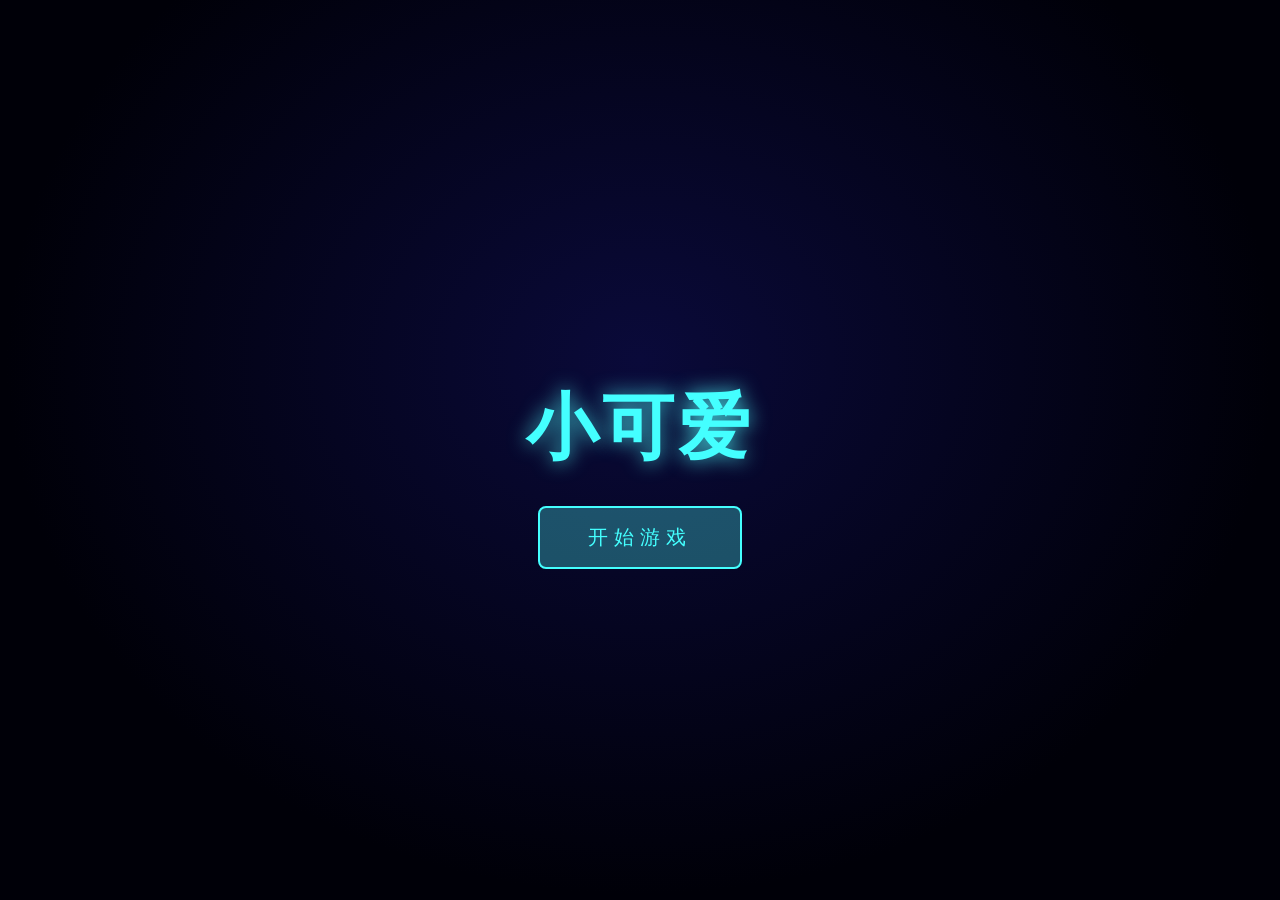
<file: g/xiaokeai.html>
<!DOCTYPE html>
<html lang="zh-CN">
<head>
<meta charset="UTF-8">
<meta name="viewport" content="width=device-width, initial-scale=1.0, maximum-scale=1.0, user-scalable=no">
<title>小可爱 - 星河战机</title>
<style>
/* ===== 基础样式 ===== */
body{margin:0;overflow:hidden;background:#000;touch-action:none;}
#gameCanvas{position:fixed;top:0;left:0;width:100%;height:100%;pointer-events:auto;display:block;}

/* ===== UI 容器 ===== */
.game-ui{position:fixed;top:0;left:0;right:0;bottom:0;pointer-events:none;z-index:100;}

/* ===== 开始界面 ===== */
.start-screen{
  position:absolute;top:0;left:0;right:0;bottom:0;
  background:radial-gradient(ellipse at 50% 40%,#0a0a3a 0%,#000008 70%);
  display:flex;flex-direction:column;align-items:center;justify-content:center;
  gap:clamp(16px,4vh,30px);pointer-events:auto;padding:20px;
}

/* ===== 游戏结束界面 ===== */
.game-over-screen{
  position:absolute;top:0;left:0;right:0;bottom:0;
  background-color:rgba(139,0,0,0.8);display:none;
  flex-direction:column;align-items:center;justify-content:center;
  pointer-events:auto;
}

/* ===== 通用文字 ===== */
.overlay-title{
  color:#4ff;font-size:clamp(36px,9vw,72px);
  text-shadow:0 0 20px rgba(79,255,255,0.8);
  margin-bottom:0;text-align:center;letter-spacing:4px;
}
.overlay-subtitle{
  color:#aaa;font-size:clamp(14px,2.8vw,18px);
  text-align:center;max-width:min(400px,80vw);line-height:1.8;letter-spacing:1px;
}

/* ===== 游戏按钮 ===== */
.game-button{
  display:block;background-color:rgba(79,255,255,0.3);
  border:2px solid #4ff;color:#4ff;
  padding:clamp(12px,2vh,16px) clamp(30px,8vw,48px);
  font-size:clamp(15px,3vw,20px);min-height:48px;min-width:180px;
  cursor:pointer;text-transform:uppercase;
  letter-spacing:clamp(3px,0.8vw,6px);
  border-radius:8px;transition:all 0.3s ease;
  -webkit-tap-highlight-color:transparent;touch-action:manipulation;
}
.game-button:hover{background-color:rgba(79,255,255,0.6);box-shadow:0 0 20px rgba(79,255,255,0.8);}
.game-button:active{transform:scale(0.96);background-color:rgba(79,255,255,0.8);}

/* ===== HUD ===== */
.game-hud{position:absolute;top:20px;left:20px;color:#4ff;font-size:16px;text-shadow:0 0 5px rgba(79,255,255,0.5);}
.game-hud .hud-row{margin-bottom:8px;}

/* ===== 移动端按钮 ===== */
@keyframes btn-glow{0%,100%{box-shadow:0 0 15px rgba(79,255,255,0.2)}50%{box-shadow:0 0 40px rgba(79,255,255,0.6)}}
@keyframes bullet-glow{0%,100%{box-shadow:0 0 15px rgba(255,230,50,0.2)}50%{box-shadow:0 0 40px rgba(255,230,50,0.6)}}
@keyframes missile-glow{0%,100%{box-shadow:0 0 15px rgba(255,80,50,0.2)}50%{box-shadow:0 0 40px rgba(255,80,50,0.6)}}
.mobile-controls{
  display:none;position:fixed;
  bottom:clamp(10px,3vh,24px);left:50%;transform:translateX(-50%);
  gap:clamp(78px,15vw,102px);z-index:200;pointer-events:none;
}
.mobile-btn{
  width:clamp(78px,15vw,102px);height:clamp(78px,15vw,102px);
  border-radius:50%;border:2px solid rgba(79,255,255,0.6);
  background:rgba(0,20,40,0.7);color:#4ff;
  font-size:clamp(30px,6vw,40px);
  display:flex;align-items:center;justify-content:center;
  cursor:pointer;pointer-events:auto;
  -webkit-tap-highlight-color:transparent;touch-action:manipulation;
  transition:all 0.15s ease;user-select:none;-webkit-user-select:none;
  animation:btn-glow 3s ease-in-out infinite;
  box-shadow:0 0 15px rgba(79,255,255,0.2);
  position:relative;flex-shrink:0;
}
.bullet-btn{border-color:rgba(255,230,50,0.6);color:#ffe838;animation:bullet-glow 3s ease-in-out infinite;box-shadow:0 0 15px rgba(255,230,50,0.2);}
.missile-btn{border-color:rgba(255,80,50,0.6);color:#ff6a4a;animation:missile-glow 3s ease-in-out infinite;box-shadow:0 0 15px rgba(255,80,50,0.2);}
.mobile-btn:active{transform:scale(0.88);background:rgba(79,255,255,0.3);}
.bullet-btn:active{box-shadow:0 0 25px rgba(255,230,50,0.5);background:rgba(255,230,50,0.2);}
.missile-btn:active{box-shadow:0 0 25px rgba(255,80,50,0.5);background:rgba(255,80,50,0.2);}

/* ===== 响应式 ===== */
@media(max-width:480px){
  .mobile-controls{bottom:8px;left:50%;transform:translateX(-50%);gap:72px;}
  .mobile-btn{width:72px;height:72px;font-size:28px;}
  .overlay-title{font-size:32px;}
  .game-button{min-width:140px;padding:10px 20px;font-size:14px;}
}
@media(max-width:800px){
  .overlay-title{font-size:clamp(28px,7vw,48px);}
  .game-button{padding:12px 30px;font-size:clamp(13px,2.5vw,16px);}
}
</style>
</head>
<body>

<canvas id="gameCanvas"></canvas>

<div class="game-ui">
  <div class="game-hud" id="hudContainer"></div>

  <div class="start-screen" id="startScreen">
    <h1 class="overlay-title">小可爱</h1>
    <button class="game-button" id="startButton">开始游戏</button>
  </div>

  <div class="game-over-screen" id="gameOverScreen">
    <h1 class="overlay-title" style="color:#ff4444;">Game Over</h1>
    <p class="overlay-subtitle">最终得分：<span id="finalScore"></span></p>
    <button class="game-button" id="restartButton">重新开始</button>
  </div>
</div>

<div class="mobile-controls" id="mobileControls">
  <button class="mobile-btn bullet-btn" id="btnBullet">⚡</button>
  <button class="mobile-btn missile-btn" id="btnMissile">💥</button>
</div>

<script>
(function(){
'use strict';

// ==============================
// === 星河词语配置 ==============
// ==============================
var WORDS_A = ['小可爱','小祖宗','小宝贝','小乖乖','小蚯蚓','秋谨','裱花师','小郑','郑总','郑美女','大美女'];
var WORDS_B = ['漂亮','可爱','貌美','乖乖','囡囡','丫头','萌娃','明眸','翘睫','水灵','粉嫩','软萌','清甜','娇俏','甜美','温柔','软糯','萌趣','美颜','清丽','可人','讨喜','娇憨','软甜','灵秀','娟秀','萌甜','俏美','温婉','娇柔','莹润','秀雅','甜糯','灵动','乖巧','软嫩','娇美','优雅'];
var floatingWords = [];
var wordSpawnTimer = 0;
var gameWordTimer = 0;    // 游戏开始后的帧计数，前120帧（2秒）只出现WORDS_A
var wordAIndex = 0;       // WORDS_A按顺序出现的索引

function spawnFloatingWord() {
  // 前2秒（120帧）只出现WORDS_A的词语
  var onlyA = gameWordTimer < 120;
  var isA = onlyA ? true : (Math.random() < 0.75);

  // A类按数组顺序依次出现，B类随机
  var text;
  if (isA) {
    text = WORDS_A[wordAIndex % WORDS_A.length];
    wordAIndex++;
  } else {
    text = WORDS_B[Math.floor(Math.random() * WORDS_B.length)];
  }

  var hue = Math.random() * 60 + 180; // 180-240 (蓝紫色系)
  floatingWords.push({
    text: text,
    x: Math.random() * gameWidth,
    y: -30,
    fontSize: 8,
    alpha: 0.03,
    speed: 0.3 + Math.random() * 0.5,
    hue: hue,
    life: 0,
    paused: isA,              // A类词：先停留2秒再漂浮
    pauseFrames: isA ? 120 : 0  // 120帧 ≈ 2秒
  });
}

function updateFloatingWords() {
  for (var i = floatingWords.length - 1; i >= 0; i--) {
    var w = floatingWords[i];

    // A类词先停留2秒再开始漂浮
    if (w.paused && w.pauseFrames > 0) {
      w.pauseFrames--;
      w.life++;
      // 停留期间呼吸闪烁效果（透明度在0.15~0.30之间波动，清晰可见）
      w.alpha = 0.15 + Math.sin(w.life * 0.12) * 0.07 + 0.08;
      continue;
    }
    // 暂停结束，恢复正常漂浮
    if (w.paused && w.pauseFrames <= 0) {
      w.paused = false;
    }

    w.y += w.speed;
    w.fontSize += 0.08;
    w.life++;
    // 透明度：前 200 帧从 0.03 线性增长到 0.5
    if (w.life < 200) {
      w.alpha = 0.03 + (w.life / 200) * 0.47;
    } else {
      w.alpha = Math.min(0.5, w.alpha + 0.003);
    }
    if (w.y > CONFIG.DESIGN_HEIGHT + 40 || w.fontSize > 32) {
      floatingWords.splice(i, 1);
    }
  }
  // 限制最大数量
  while (floatingWords.length > 60) floatingWords.shift();
}

function drawFloatingWords() {
  for (var i = 0; i < floatingWords.length; i++) {
    var w = floatingWords[i];
    ctx.save();
    ctx.globalAlpha = w.alpha;
    ctx.font = w.fontSize + 'px "Microsoft YaHei","微软雅黑",sans-serif';
    ctx.textAlign = 'center';
    ctx.textBaseline = 'middle';
    ctx.fillStyle = 'hsla(' + w.hue + ',60%,75%,' + w.alpha + ')';
    ctx.shadowBlur = w.fontSize * 0.5;
    ctx.shadowColor = 'hsla(' + w.hue + ',80%,60%,0.15)';
    ctx.fillText(w.text, w.x, w.y);
    ctx.restore();
  }
}

// ==============================
// === 爱意数字背景 ==============
// ==============================
var loveNumbers = [];
var loveNumberList = ['520', '521', '1314', '5201314', '99', '999', '1314520', '3344'];
var loveNumberSpawnTimer = 0;

function spawnLoveNumber() {
  if (loveNumbers.length >= 3) return;
  var text = loveNumberList[Math.floor(Math.random() * loveNumberList.length)];
  loveNumbers.push({
    text: text,
    x: Math.random() * gameWidth,
    y: CONFIG.DESIGN_HEIGHT * (0.1 + Math.random() * 0.5),
    fontSize: 6,
    alpha: 0.02,
    life: 0,
    hue: Math.random() * 360,           // 随机色相，每次不同颜色
    sat: 35 + Math.floor(Math.random() * 25),  // 饱和度35-60%（偏浅）
    light: 72 + Math.floor(Math.random() * 16), // 亮度72-88%（偏亮/浅色）
    maxFontSize: 240  // 4倍飞船尺寸（飞船约56px）
  });
}

function updateLoveNumbers() {
  for (var i = loveNumbers.length - 1; i >= 0; i--) {
    var ln = loveNumbers[i];
    ln.life++;

    if (ln.life <= 300) {
      // 生长阶段：前300帧（约5秒），由小变大，透明度增加
      ln.fontSize = 6 + (ln.life / 300) * (ln.maxFontSize - 6);
      ln.alpha = 0.02 + (ln.life / 300) * 0.28;
    } else if (ln.life <= 600) {
      // 消退阶段：保持最大尺寸，透明度逐渐归零
      ln.fontSize = ln.maxFontSize;
      var fadeProgress = (ln.life - 300) / 300;
      ln.alpha = Math.max(0, 0.30 * (1 - fadeProgress));
    } else {
      // 生命周期结束，移除
      loveNumbers.splice(i, 1);
    }
  }
}

function drawLoveNumbers() {
  for (var i = 0; i < loveNumbers.length; i++) {
    var ln = loveNumbers[i];
    ctx.save();
    ctx.globalAlpha = ln.alpha;
    ctx.font = 'bold ' + ln.fontSize + 'px "Microsoft YaHei","微软雅黑",sans-serif';
    ctx.textAlign = 'center';
    ctx.textBaseline = 'middle';
    ctx.fillStyle = 'hsla(' + ln.hue + ',' + ln.sat + '%,' + ln.light + '%,' + ln.alpha + ')';
    ctx.shadowBlur = ln.fontSize * 0.3;
    ctx.shadowColor = 'hsla(' + ln.hue + ',' + ln.sat + '%,' + (ln.light - 20) + '%,0.15)';
    ctx.fillText(ln.text, ln.x, ln.y);
    ctx.restore();
  }
}

// ==============================
// === 游戏引擎 =================
// ==============================
var CONFIG = {
  DESIGN_HEIGHT: 600,
  TARGET_DT: 1000 / 60,
  DEATH_EXPLOSION_MS: 2000,
  MAX_METEORS: 18,
  MAX_BULLETS: 70,
  MAX_PARTICLES: 420,
  STAR_COUNT: 230,
  BG_COLOR: '#02040d'
};
var DEBUG = false;

var canvas = null, ctx = null, animationFrameId = null;
var gameScale = 1, gameWidth = 800;
var meteorSpawnTimer = 0, fireCooldown = 0;
var mobileControls = null;
var keys = {};

var state = {
  current: 'idle',
  score: 0,
  startTime: 0,
  shake: 0,
  flash: 0,
  lastMouseX: gameWidth / 2,
  lastMouseY: CONFIG.DESIGN_HEIGHT * 0.75,
  time: 0,
  deathStartedAt: 0
};

var plane = {
  x: gameWidth / 2 - 28,
  y: CONFIG.DESIGN_HEIGHT * 0.72,
  width: 56, height: 44,
  vx: 0, vy: 0, tilt: 0,
  propellerAngle: 0, flamePhase: 0
};

var backgroundStars = [];
var meteors = [], bullets = [], particles = [];
var shockwaves = [], heatHazes = [], muzzleFlashes = [];

var AUDIO = { ctx: null, master: null, enabled: true, lastShotAt: 0 };

// ===== Canvas =====
function initCanvas() {
  canvas = document.getElementById('gameCanvas');
  if (!canvas) { canvas = document.createElement('canvas'); canvas.id = 'gameCanvas'; document.body.appendChild(canvas); }
  ctx = canvas.getContext('2d', { alpha: false });
  canvas.style.cssText += ';background:' + CONFIG.BG_COLOR + ';touch-action:none;';
  resizeCanvas();
  window.addEventListener('resize', resizeCanvas);
}
function resizeCanvas() {
  canvas.width = window.innerWidth;
  canvas.height = window.innerHeight;
  gameScale = canvas.height / CONFIG.DESIGN_HEIGHT;
  gameWidth = canvas.width / gameScale;
}

// ===== Stars =====
function initBackgroundStars() {
  backgroundStars = [];
  for (var i = 0; i < CONFIG.STAR_COUNT; i++) {
    var depth = Math.random();
    backgroundStars.push({
      x: Math.random() * gameWidth,
      y: Math.random() * CONFIG.DESIGN_HEIGHT,
      size: 0.4 + depth * 1.9,
      speed: 0.08 + depth * 0.75,
      alpha: 0.25 + depth * 0.75,
      twinkle: Math.random() * Math.PI * 2,
      hue: depth > 0.82 ? (Math.random() > 0.5 ? '#bfe9ff' : '#ffe6bd') : '#ffffff'
    });
  }
}

// ===== Audio =====
function ensureAudio() {
  if (!AUDIO.enabled) return null;
  if (!AUDIO.ctx) {
    var AC = window.AudioContext || window.webkitAudioContext;
    if (!AC) return null;
    AUDIO.ctx = new AC();
    AUDIO.master = AUDIO.ctx.createGain();
    AUDIO.master.gain.value = 0.72;
    AUDIO.master.connect(AUDIO.ctx.destination);
  }
  if (AUDIO.ctx.state === 'suspended') AUDIO.ctx.resume();
  return AUDIO.ctx;
}
function makeNoiseBuffer(aCtx, seconds, decay) {
  var len = Math.max(1, Math.floor(aCtx.sampleRate * seconds));
  var buf = aCtx.createBuffer(1, len, aCtx.sampleRate);
  var d = buf.getChannelData(0);
  for (var i = 0; i < len; i++) d[i] = (Math.random() * 2 - 1) * Math.exp(-i / (aCtx.sampleRate * decay));
  return buf;
}
function connectPanned(gain, x) {
  var pan = Math.max(-0.9, Math.min(0.9, (x / gameWidth) * 2 - 1));
  if (AUDIO.ctx.createStereoPanner) {
    var p = AUDIO.ctx.createStereoPanner();
    p.pan.value = pan;
    gain.connect(p); p.connect(AUDIO.master);
  } else { gain.connect(AUDIO.master); }
}
function playShootSound(type, x) {
  var aCtx = ensureAudio();
  if (!aCtx) return;
  var now = aCtx.currentTime, isCannon = type === 'cannon';
  var age = now - AUDIO.lastShotAt; AUDIO.lastShotAt = now;
  var fatigue = age < 0.08 ? 0.72 : 1;

  var osc = aCtx.createOscillator(), gain = aCtx.createGain();
  osc.type = isCannon ? 'square' : 'sawtooth';
  osc.frequency.setValueAtTime(isCannon ? 520 : 1800, now);
  osc.frequency.exponentialRampToValueAtTime(isCannon ? 95 : 3200, now + (isCannon ? 0.18 : 0.055));
  gain.gain.setValueAtTime((isCannon ? 0.36 : 0.12) * fatigue, now);
  gain.gain.exponentialRampToValueAtTime(0.001, now + (isCannon ? 0.28 : 0.09));
  osc.connect(gain); connectPanned(gain, x);
  osc.start(now); osc.stop(now + (isCannon ? 0.32 : 0.12));

  var noise = aCtx.createBufferSource();
  noise.buffer = makeNoiseBuffer(aCtx, isCannon ? 0.24 : 0.09, isCannon ? 0.08 : 0.025);
  var filter = aCtx.createBiquadFilter();
  filter.type = isCannon ? 'lowpass' : 'bandpass';
  filter.frequency.value = isCannon ? 1700 : 4300;
  filter.Q.value = isCannon ? 0.8 : 2.2;
  var nGain = aCtx.createGain();
  nGain.gain.setValueAtTime((isCannon ? 0.42 : 0.16) * fatigue, now);
  nGain.gain.exponentialRampToValueAtTime(0.001, now + (isCannon ? 0.22 : 0.08));
  noise.connect(filter); filter.connect(nGain); connectPanned(nGain, x);
  noise.start(now);
}
function playExplosionSound(x, scale) {
  var aCtx = ensureAudio();
  if (!aCtx) return;
  var now = aCtx.currentTime, power = Math.max(0.55, Math.min(1.6, scale || 1));
  function oscLayer(type, f1, f2, dur, vol) {
    var o = aCtx.createOscillator(), g = aCtx.createGain();
    o.type = type;
    o.frequency.setValueAtTime(f1, now); o.frequency.exponentialRampToValueAtTime(f2, now + dur * 0.78);
    g.gain.setValueAtTime(vol * power, now); g.gain.exponentialRampToValueAtTime(0.001, now + dur);
    o.connect(g); connectPanned(g, x);
    o.start(now); o.stop(now + dur + 0.04);
  }
  oscLayer('sine', 82, 28, 0.78, 0.62);
  oscLayer('triangle', 35, 18, 1.1, 0.42);
  oscLayer('sawtooth', 190, 48, 0.58, 0.28);
  try {
    var bo = aCtx.createOscillator(), bg = aCtx.createGain();
    bo.type = 'sine';
    bo.frequency.setValueAtTime(55, now); bo.frequency.exponentialRampToValueAtTime(25, now + 0.85);
    bg.gain.setValueAtTime(0.48 * power, now); bg.gain.exponentialRampToValueAtTime(0.001, now + 0.9);
    var bf = aCtx.createBiquadFilter(); bf.type = 'lowpass';
    bf.frequency.setValueAtTime(120, now); bf.frequency.exponentialRampToValueAtTime(40, now + 0.85);
    bo.connect(bf); bf.connect(bg); connectPanned(bg, x);
    bo.start(now); bo.stop(now + 0.95);
  } catch(e) {}
  var blast = aCtx.createBufferSource();
  blast.buffer = makeNoiseBuffer(aCtx, 1.05, 0.35);
  var lp = aCtx.createBiquadFilter(); lp.type = 'lowpass';
  lp.frequency.setValueAtTime(3400, now); lp.frequency.exponentialRampToValueAtTime(420, now + 0.9);
  var g = aCtx.createGain();
  g.gain.setValueAtTime(0.58 * power, now); g.gain.exponentialRampToValueAtTime(0.001, now + 1.05);
  blast.connect(lp); lp.connect(g); connectPanned(g, x);
  blast.start(now);
  var sp = aCtx.createOscillator(), sg = aCtx.createGain();
  sp.type = 'square';
  sp.frequency.setValueAtTime(2400, now); sp.frequency.exponentialRampToValueAtTime(7200, now + 0.16);
  sg.gain.setValueAtTime(0.11 * power, now); sg.gain.exponentialRampToValueAtTime(0.001, now + 0.24);
  sp.connect(sg); connectPanned(sg, x);
  sp.start(now); sp.stop(now + 0.26);
}

// ===== Input =====
function screenToCanvas(e) {
  var rect = canvas.getBoundingClientRect();
  return { x: (e.clientX - rect.left) / gameScale, y: (e.clientY - rect.top) / gameScale };
}
function initInput() {
  function movePlane(x, y) {
    if (state.current !== 'running') return;
    var ox = plane.x, oy = plane.y;
    plane.x = Math.max(0, Math.min(gameWidth - plane.width, x - plane.width / 2));
    plane.y = Math.max(0, Math.min(CONFIG.DESIGN_HEIGHT - plane.height, y - plane.height / 2));
    plane.vx = plane.x - ox; plane.vy = plane.y - oy;
    plane.tilt += ((plane.vx * 0.035) - plane.tilt) * 0.2;
  }

  canvas.addEventListener('mousemove', function(e) {
    var p = screenToCanvas(e);
    state.lastMouseX = p.x; state.lastMouseY = p.y;
    movePlane(p.x, p.y);
  });
  canvas.addEventListener('mousedown', function(e) {
    if (state.current !== 'running') return;
    e.preventDefault();
    if (e.button === 2) { shoot('cannon'); }
    else if (e.button === 0) { shoot('machinegun', { single: true }); }
  });
  canvas.addEventListener('mouseleave', function() {
    if (state.current !== 'running') return;
    movePlane(
      Math.max(0, Math.min(gameWidth, state.lastMouseX)),
      Math.max(0, Math.min(CONFIG.DESIGN_HEIGHT, state.lastMouseY))
    );
  });

  document.addEventListener('keydown', function(e) {
    keys[e.code] = true;
    if (state.current !== 'running') return;
    if (e.code === 'KeyJ') shoot('machinegun', { single: true });
    if (e.code === 'KeyK') shoot('cannon');
  });
  document.addEventListener('keyup', function(e) { keys[e.code] = false; });

  canvas.addEventListener('touchmove', function(e) {
    if (!e.touches[0]) return;
    e.preventDefault();
    var p = screenToCanvas(e.touches[0]);
    state.lastMouseX = p.x; state.lastMouseY = p.y;
    movePlane(p.x, p.y);
  }, { passive: false });
  canvas.addEventListener('touchstart', function(e) {
    ensureAudio();
    if (state.current !== 'running') return;
    e.preventDefault();
    if (e.touches[0]) {
      var p = screenToCanvas(e.touches[0]);
      state.lastMouseX = p.x; state.lastMouseY = p.y;
      movePlane(p.x, p.y);
      shoot('machinegun');
    }
  }, { passive: false });
  canvas.addEventListener('contextmenu', function(e) { e.preventDefault(); });

  ['click','keydown','touchstart'].forEach(function(name) {
    window.addEventListener(name, ensureAudio, { passive: true });
  });

  var btnBullet = document.getElementById('btnBullet');
  if (btnBullet) {
    btnBullet.addEventListener('touchstart', function(e) {
      e.preventDefault(); e.stopPropagation(); ensureAudio();
      if (state.current === 'running') shoot('machinegun', { single: true });
    });
    btnBullet.addEventListener('mousedown', function(e) {
      e.preventDefault(); e.stopPropagation(); ensureAudio();
      if (state.current === 'running') shoot('machinegun', { single: true });
    });
    btnBullet.addEventListener('contextmenu', function(e) { e.preventDefault(); });
  }
  var btnMissile = document.getElementById('btnMissile');
  if (btnMissile) {
    btnMissile.addEventListener('touchstart', function(e) {
      e.preventDefault(); e.stopPropagation(); ensureAudio();
      if (state.current === 'running') shoot('cannon');
    });
    btnMissile.addEventListener('mousedown', function(e) {
      e.preventDefault(); e.stopPropagation(); ensureAudio();
      if (state.current === 'running') shoot('cannon');
    });
    btnMissile.addEventListener('contextmenu', function(e) { e.preventDefault(); });
  }
}

// ===== Meteor =====
function generateCrackGeometry(radius) {
  var r = radius, cracks = [];
  var cnt = 3 + Math.floor(Math.random() * 3);
  for (var ci = 0; ci < cnt; ci++) {
    var sa = Math.random() * Math.PI * 2, sr = r * (0.1 + Math.random() * 0.3);
    var sx = Math.cos(sa) * sr, sy = Math.sin(sa) * sr;
    var segs = 3 + Math.floor(Math.random() * 3);
    var points = [], px = sx, py = sy;
    for (var seg = 0; seg < segs; seg++) {
      var ea = sa + (Math.random() - 0.5) * 1.5, er = sr + ((seg + 1) / segs) * r * 0.82;
      if (er > r * 0.92) break;
      px = Math.cos(ea) * er; py = Math.sin(ea) * er;
      points.push({ x: px, y: py });
    }
    var a = 0.7 + Math.random() * 0.25;
    cracks.push({
      startX: sx, startY: sy, points: points,
      color: 'rgba(' + (20 + Math.floor(Math.random()*30)) + ',' + (18 + Math.floor(Math.random()*25)) + ',' + (15 + Math.floor(Math.random()*20)) + ',' + a + ')',
      shadow: 'rgba(5,3,2,' + (0.15 + Math.random()*0.1) + ')',
      lineWidth: 2 + Math.random() * 1.2
    });
    if (Math.random() > 0.35 && points.length > 1) {
      var bp = points[Math.floor(Math.random() * points.length)];
      var ba = sa + (Math.random() - 0.5) * 1.8, bl = r * (0.15 + Math.random() * 0.25);
      cracks.push({
        startX: bp.x, startY: bp.y,
        points: [{ x: Math.cos(ba) * (Math.sqrt(bp.x*bp.x+bp.y*bp.y) + bl), y: Math.sin(ba) * (Math.sqrt(bp.x*bp.x+bp.y*bp.y) + bl) }],
        color: 'rgba(' + (15 + Math.floor(Math.random()*20)) + ',' + (12 + Math.floor(Math.random()*15)) + ',' + (10 + Math.floor(Math.random()*10)) + ',0.4)',
        shadow: 'rgba(5,3,2,0.12)', lineWidth: 1 + Math.random() * 0.5
      });
    }
  }
  return cracks;
}

function createMeteor() {
  var isLarge = Math.random() < 0.4;
  var radius = isLarge ? (30 + Math.random() * 12) : (18 + Math.random() * 8);
  var vc = 16 + Math.floor(Math.random() * 9);
  var vertices = [];
  for (var i = 0; i < vc; i++) {
    var a = (i / vc) * Math.PI * 2;
    var r = radius * (0.88 + Math.random() * 0.12);
    vertices.push({ x: Math.cos(a) * r, y: Math.sin(a) * r });
  }
  var ctrlPoints = [];
  for (var i = 0; i < vc; i++) {
    var cur = vertices[i], nxt = vertices[(i + 1) % vc];
    ctrlPoints.push({
      x: (cur.x + nxt.x) / 2 + (Math.random() - 0.5) * radius * 0.08,
      y: (cur.y + nxt.y) / 2 + (Math.random() - 0.5) * radius * 0.08
    });
  }
  var craters = [];
  var cc = 4 + Math.floor(radius / 8);
  for (var i = 0; i < cc; i++) {
    var a = Math.random() * Math.PI * 2, r = Math.random() * radius * 0.6;
    craters.push({
      x: Math.cos(a) * r, y: Math.sin(a) * r,
      radius: 3 + Math.random() * radius * 0.15,
      alpha: 0.18 + Math.random() * 0.28
    });
  }
  var specks = [];
  var sc = 5 + Math.floor(Math.random() * 6);
  for (var i = 0; i < sc; i++) {
    var a = Math.random() * Math.PI * 2, r = Math.random() * radius * 0.7;
    specks.push({ x: Math.cos(a) * r, y: Math.sin(a) * r, size: 2 + Math.random() * 6, alpha: 0.08 + Math.random() * 0.12 });
  }
  var palette = [
    ['#9b4c26','#4a1f13','#1c0d08'],
    ['#7b6a55','#3b3029','#171313'],
    ['#8e3230','#491512','#160806'],
    ['#b87a35','#60401f','#1c1208']
  ][Math.floor(Math.random() * 4)];
  var brightSpecks = [];
  for (var i = 0; i < 5 + Math.floor(Math.random() * 6); i++) {
    var a = Math.random() * Math.PI * 2, d = Math.random() * radius * 0.8;
    brightSpecks.push({ x: Math.cos(a)*d, y: Math.sin(a)*d, size: 2+Math.random()*5, elong: 1+Math.random()*2, alpha: 0.04+Math.random()*0.06 });
  }
  var fineGrains = [];
  var gc = 20 + Math.floor(radius * 1.5);
  for (var i = 0; i < gc; i++) {
    var a = Math.random() * Math.PI * 2, d = Math.random() * radius * 0.9;
    fineGrains.push({ x: Math.cos(a)*d, y: Math.sin(a)*d, shade: Math.random()>0.5?10:35, size: 0.5+Math.random()*1.2, alpha: 0.15+Math.random()*0.2 });
  }
  meteors.push({
    x: radius + Math.random() * (gameWidth - radius * 2), y: -radius * 2,
    width: radius*2, height: radius*2, radius: radius,
    health: isLarge ? 2 : 1, isLarge: isLarge,
    hit: false, cracks: null,
    brightSpecks: brightSpecks, fineGrains: fineGrains,
    speed: 1.7 + Math.random() * 2.6 + Math.min(2.2, state.score * 0.025),
    rotation: Math.random() * Math.PI * 2,
    rotationSpeed: (Math.random() - 0.5) * 0.035,
    vertices: vertices, ctrlPoints: ctrlPoints,
    craters: craters, specks: specks, palette: palette
  });
}

// ===== Shooting =====
function shoot(type, opts) {
  opts = opts || {};
  if (bullets.length >= CONFIG.MAX_BULLETS) return;
  var isCannon = type === 'cannon';
  var now = performance.now();
  if (now < fireCooldown) return;
  fireCooldown = now + (isCannon ? 260 : 80);
  var x = plane.x + plane.width / 2, y = plane.y + 4;
  var spread = isCannon ? [0] : opts.single ? [0] : [-8, 8];
  spread.forEach(function(offset) {
    bullets.push({
      x: x + offset, y: y,
      width: isCannon ? 18 : 5, height: isCannon ? 40 : 18,
      speed: isCannon ? 12 : 18,
      color: isCannon ? '255,140,30' : '255,240,80',
      glow: isCannon ? '#ff8c1e' : '#fff050',
      type: type,
      rotation: Math.random() * Math.PI * 2,
      trail: []
    });
  });
  muzzleFlashes.push({ x: x, y: y - 12, life: isCannon ? 11 : 6, maxLife: isCannon ? 11 : 6, radius: isCannon ? 34 : 20 });
  playShootSound(type, x);
}

// ===== Explosion =====
function createExplosion(x, y, scale) {
  scale = scale || 1;
  var bursts = [
    { count: 36, speed: 8.5, size: 2.6, color: '255,245,205', life: 38, type: 'core' },
    { count: 52, speed: 6.0, size: 4.5, color: '255,108,22',  life: 60, type: 'flame' },
    { count: 36, speed: 3.2, size: 8.0, color: '90,88,84',    life: 96, type: 'smoke' },
    { count: 24, speed: 11.0, size: 2.0, color: '255,210,80', life: 34, type: 'spark' },
    { count: 16, speed: 7.0, size: 3.2, color: '180,120,60',  life: 52, type: 'debris' }
  ];
  bursts.forEach(function(b) {
    for (var i = 0; i < b.count * scale; i++) {
      var a = Math.random() * Math.PI * 2, sp = b.speed * (0.35 + Math.random() * 0.95) * scale;
      particles.push({
        x: x, y: y,
        vx: Math.cos(a) * sp, vy: Math.sin(a) * sp,
        size: b.size * (0.6 + Math.random() * 0.9) * scale,
        color: b.color, life: b.life * (0.75 + Math.random() * 0.55),
        maxLife: b.life, type: b.type
      });
    }
  });
  while (particles.length > CONFIG.MAX_PARTICLES) particles.shift();
  shockwaves.push({ x: x, y: y, radius: 6, maxRadius: 115 * scale, life: 28, maxLife: 28 });
  heatHazes.push({ x: x, y: y, radius: 12, maxRadius: 145 * scale, life: 22, maxLife: 22 });
  state.flash = Math.max(state.flash, 0.5 * scale);
  state.shake = Math.max(state.shake, 14 * scale);
  playExplosionSound(x, scale);
}

function updateVisualEffects() {
  particles.forEach(function(p) {
    p.x += p.vx; p.y += p.vy;
    var drag = p.type === 'smoke' ? 0.992 : 0.962;
    p.vx *= drag; p.vy *= drag;
    if (p.type !== 'spark') p.vy += 0.035;
    p.life -= 1;
    if (p.type === 'smoke') p.size *= 1.006;
  });
  particles = particles.filter(function(p) { return p.life > 0 && p.size > 0.05; });
  shockwaves.forEach(function(s) { s.radius += (s.maxRadius - s.radius) * 0.18; s.life -= 1; });
  shockwaves = shockwaves.filter(function(s) { return s.life > 0; });
  heatHazes.forEach(function(h) { h.radius += (h.maxRadius - h.radius) * 0.22; h.life -= 1; });
  heatHazes = heatHazes.filter(function(h) { return h.life > 0; });
  muzzleFlashes.forEach(function(f) { f.life -= 1; });
  muzzleFlashes = muzzleFlashes.filter(function(f) { return f.life > 0; });
  state.shake *= 0.9;
  state.flash *= 0.86;
}

function beginDeathExplosion(meteorIndex) {
  if (state.current !== 'running') return;
  var cx = plane.x + plane.width / 2, cy = plane.y + plane.height / 2;
  var meteor = meteors[meteorIndex];
  state.current = 'dying';
  state.deathStartedAt = performance.now();
  bullets = []; muzzleFlashes = [];
  if (meteor) { createExplosion(meteor.x, meteor.y, 1.35); meteors.splice(meteorIndex, 1); }
  createExplosion(cx, cy, 2.35);
  state.flash = Math.max(state.flash, 0.95);
  state.shake = Math.max(state.shake, 26);
  if (mobileControls) mobileControls.style.display = 'none';
  if (canvas) canvas.style.cursor = 'default';
}

// ===== Update =====
function update() {
  if (state.current === 'dying') {
    state.time += 1;
    meteors.forEach(function(m) { m.y += m.speed * 0.35; m.rotation += m.rotationSpeed * 0.6; });
    updateVisualEffects();
    if (performance.now() - state.deathStartedAt >= CONFIG.DEATH_EXPLOSION_MS) { gameOver(); }
    return;
  }
  if (state.current !== 'running') return;
  state.time += 1;
  gameWordTimer += 1;

  // ---- 星河词语生成 ----
  wordSpawnTimer += 1;
  if (wordSpawnTimer >= 30 + Math.floor(Math.random() * 60)) {
    wordSpawnTimer = 0;
    spawnFloatingWord();
  }
  updateFloatingWords();

  // ---- 爱意数字生成 ----
  loveNumberSpawnTimer += 1;
  if (loveNumberSpawnTimer >= 120 + Math.floor(Math.random() * 180) && gameWordTimer >= 240) {
    loveNumberSpawnTimer = 0;
    spawnLoveNumber();
  }
  updateLoveNumbers();

  // ---- 陨石生成 ----
  meteorSpawnTimer += 1;
  var spawnRate = Math.max(24, 62 - state.score * 0.55);
  if (meteorSpawnTimer >= spawnRate && meteors.length < CONFIG.MAX_METEORS) {
    meteorSpawnTimer = 0;
    createMeteor();
  }

  plane.propellerAngle += 0.72 + Math.min(0.8, Math.abs(plane.vx) * 0.025);
  plane.flamePhase += 0.24;
  plane.vx *= 0.86; plane.vy *= 0.86;
  plane.tilt *= 0.94;

  var KEY_SPEED = 16;
  if (keys['ArrowUp'] || keys['KeyW']) plane.y -= KEY_SPEED;
  if (keys['ArrowDown'] || keys['KeyS']) plane.y += KEY_SPEED;
  if (keys['ArrowLeft'] || keys['KeyA']) plane.x -= KEY_SPEED;
  if (keys['ArrowRight'] || keys['KeyD']) plane.x += KEY_SPEED;
  plane.x = Math.max(0, Math.min(gameWidth - plane.width, plane.x));
  plane.y = Math.max(0, Math.min(CONFIG.DESIGN_HEIGHT - plane.height, plane.y));

  bullets.forEach(function(b) {
    b.trail.push({ x: b.x, y: b.y });
    if (b.trail.length > (b.type === 'cannon' ? 10 : 7)) b.trail.shift();
    b.y -= b.speed;
    b.rotation += b.type === 'cannon' ? 0.08 : 0.18;
  });
  bullets = bullets.filter(function(b) { return b.y + b.height > -20; });

  meteors.forEach(function(m) {
    m.y += m.speed;
    m.rotation += m.rotationSpeed;
    m.rotationSpeed *= 0.998;
  });
  meteors = meteors.filter(function(m) { return m.y - m.radius < CONFIG.DESIGN_HEIGHT + 80; });

  // ---- 碰撞检测 ----
  for (var bIndex = bullets.length - 1; bIndex >= 0; bIndex--) {
    var b = bullets[bIndex];
    if (b.type === 'cannon') {
      var hitIndex = -1;
      for (var mIndex = meteors.length - 1; mIndex >= 0; mIndex--) {
        var m = meteors[mIndex];
        var dx = b.x - m.x, dy = b.y - m.y;
        if (dx * dx + dy * dy < (m.radius + b.width / 2) * (m.radius + b.width / 2)) { hitIndex = mIndex; break; }
      }
      if (hitIndex >= 0) {
        var hitMeteor = meteors[hitIndex];
        createExplosion(hitMeteor.x, hitMeteor.y, 1.25);
        meteors.splice(hitIndex, 1);
        for (var mIndex = meteors.length - 1; mIndex >= 0; mIndex--) {
          var m = meteors[mIndex];
          var dx = b.x - m.x, dy = b.y - m.y;
          if (dx * dx + dy * dy < 180 * 180) {
            createExplosion(m.x, m.y, 1.25);
            state.score += m.isLarge ? 3 : 1;
            meteors.splice(mIndex, 1);
          }
        }
        bullets.splice(bIndex, 1);
        state.flash = Math.max(state.flash, 0.6);
        state.shake = Math.max(state.shake, 18);
      }
    } else {
      for (var mIndex = meteors.length - 1; mIndex >= 0; mIndex--) {
        var m = meteors[mIndex];
        var dx = b.x - m.x, dy = b.y - m.y;
        if (dx * dx + dy * dy < (m.radius + b.width) * (m.radius + b.width)) {
          m.health -= 1;
          if (m.health <= 0) {
            createExplosion(m.x, m.y, Math.min(1.25, m.radius / 38));
            state.score += m.isLarge ? 3 : 1;
            meteors.splice(mIndex, 1);
          } else {
            m.hit = true;
            m.cracks = generateCrackGeometry(m.radius);
            createExplosion(m.x, m.y, 0.3);
          }
          bullets.splice(bIndex, 1);
          break;
        }
      }
    }
  }

  for (var i = meteors.length - 1; i >= 0; i--) {
    var m = meteors[i];
    var cx = plane.x + plane.width / 2, cy = plane.y + plane.height / 2;
    var dx = cx - m.x, dy = cy - m.y;
    if (dx * dx + dy * dy < (m.radius + 18) * (m.radius + 18)) {
      beginDeathExplosion(i);
      return;
    }
  }

  updateVisualEffects();
}

// ===== Render =====
function renderBackground() {
  var g = ctx.createRadialGradient(gameWidth / 2, CONFIG.DESIGN_HEIGHT * 0.45, 20, gameWidth / 2, CONFIG.DESIGN_HEIGHT / 2, 620);
  g.addColorStop(0, '#081533');
  g.addColorStop(0.52, '#030814');
  g.addColorStop(1, '#000000');
  ctx.fillStyle = g;
  ctx.fillRect(0, 0, gameWidth, CONFIG.DESIGN_HEIGHT);

  // 绘制爱意数字（在星星之后，星河词语之前）
  drawLoveNumbers();

  // 绘制星河词语
  drawFloatingWords();

  backgroundStars.forEach(function(star) {
    star.y += star.speed;
    star.x += Math.sin((state.time + star.y) * 0.002) * star.speed * 0.08;
    if (star.y > CONFIG.DESIGN_HEIGHT + 4) {
      star.y = -4;
      star.x = Math.random() * gameWidth;
    }
    var alpha = star.alpha * (0.65 + Math.sin(state.time * 0.035 + star.twinkle) * 0.28);
    ctx.fillStyle = star.hue === '#ffffff' ? 'rgba(255,255,255,' + alpha + ')' : star.hue;
    ctx.globalAlpha = Math.max(0.1, alpha);
    ctx.fillRect(star.x, star.y, star.size, star.size);
    ctx.globalAlpha = 1;
  });
}

function drawPlane() {
  var cx = plane.x + plane.width / 2, cy = plane.y + plane.height / 2;
  ctx.save();
  ctx.translate(cx, cy);
  ctx.rotate(plane.tilt);

  var flameH = 30 + Math.sin(plane.flamePhase) * 7 + Math.random() * 8;
  for (var i = 0; i < 3; i++) {
    var grad = ctx.createLinearGradient(0, plane.height / 2 - 2, 0, plane.height / 2 + flameH);
    grad.addColorStop(0, i === 0 ? '#ffffff' : '#ffd070');
    grad.addColorStop(0.36, i === 0 ? '#42e7ff' : '#ff7a18');
    grad.addColorStop(1, 'rgba(255,70,0,0)');
    ctx.fillStyle = grad;
    ctx.globalAlpha = 0.7 - i * 0.16;
    ctx.beginPath();
    ctx.moveTo(-10 + i * 2, plane.height / 2 - 3);
    ctx.quadraticCurveTo(0, plane.height / 2 + flameH * (1 + i * 0.12), 10 - i * 2, plane.height / 2 - 3);
    ctx.closePath(); ctx.fill();
  }
  ctx.globalAlpha = 1;

  ctx.shadowBlur = 24; ctx.shadowColor = '#00f5ff';
  var body = ctx.createRadialGradient(-8, -14, 4, 0, 0, 44);
  body.addColorStop(0, '#eaffff'); body.addColorStop(0.28, '#54f6ff');
  body.addColorStop(0.72, '#11758e'); body.addColorStop(1, '#062b3d');
  ctx.fillStyle = body;
  ctx.beginPath();
  ctx.moveTo(0, -plane.height / 2 - 10);
  ctx.lineTo(plane.width / 2, plane.height / 2 - 1);
  ctx.quadraticCurveTo(16, 15, 0, plane.height / 2 + 5);
  ctx.quadraticCurveTo(-16, 15, -plane.width / 2, plane.height / 2 - 1);
  ctx.closePath(); ctx.fill();
  ctx.shadowBlur = 0;
  ctx.strokeStyle = 'rgba(210,255,255,0.7)'; ctx.lineWidth = 1.2; ctx.stroke();

  ctx.fillStyle = 'rgba(4,16,32,0.85)'; ctx.strokeStyle = 'rgba(255,255,255,0.85)'; ctx.lineWidth = 1;
  ctx.beginPath(); ctx.ellipse(0, -10, 9, 13, 0, 0, Math.PI * 2); ctx.fill(); ctx.stroke();
  ctx.fillStyle = 'rgba(255,255,255,0.55)';
  ctx.beginPath(); ctx.ellipse(-3, -14, 3, 6, 0.35, 0, Math.PI * 2); ctx.fill();

  ctx.save(); ctx.globalAlpha = 0.32; ctx.strokeStyle = '#dfffff'; ctx.lineWidth = 2.5;
  ctx.rotate(plane.propellerAngle);
  for (var i = 0; i < 4; i++) { ctx.rotate(Math.PI / 2); ctx.beginPath(); ctx.moveTo(0, -plane.height/2-4); ctx.lineTo(0, -plane.height/2-20); ctx.stroke(); }
  ctx.restore();
  ctx.restore();
}

function drawMeteor(m) {
  ctx.save();
  ctx.translate(m.x, m.y);
  ctx.rotate(m.rotation);
  var r = m.radius, pts = m.vertices, ctrl = m.ctrlPoints;

  ctx.beginPath(); ctx.moveTo(pts[0].x, pts[0].y);
  for (var i = 0; i < pts.length; i++) {
    var next = pts[(i+1)%pts.length], cp = ctrl[i];
    ctx.quadraticCurveTo(cp.x, cp.y, next.x, next.y);
  }
  ctx.closePath();

  var grad = ctx.createRadialGradient(-r*0.28, -r*0.30, 2, 0, 0, r*1.2);
  grad.addColorStop(0, m.palette[0]); grad.addColorStop(0.2, m.palette[0]);
  grad.addColorStop(0.5, m.palette[1]); grad.addColorStop(0.82, m.palette[2]);
  grad.addColorStop(1, m.palette[2]);
  ctx.shadowBlur = 8; ctx.shadowColor = 'rgba(255,96,32,0.18)';
  ctx.fillStyle = grad; ctx.fill();
  ctx.shadowBlur = 0;

  m.craters.forEach(function(c) {
    var dist = Math.sqrt(c.x*c.x + c.y*c.y) / r;
    var flat = 0.5 + 0.5 * (1 - dist * dist);
    var cr = c.radius * 0.8;
    ctx.fillStyle = 'rgba(10,5,3,' + (c.alpha+0.12) + ')';
    ctx.beginPath(); ctx.ellipse(c.x, c.y, cr*1.1, cr*1.1*flat, 0, 0, Math.PI*2); ctx.fill();
    ctx.strokeStyle = 'rgba(255,210,165,' + (c.alpha*0.4) + ')'; ctx.lineWidth = 0.8;
    ctx.beginPath(); ctx.ellipse(c.x-cr*0.08, c.y-cr*0.08, cr*1.0, cr*1.0*flat, Math.atan2(c.y,c.x), 0, Math.PI*2); ctx.stroke();
    ctx.fillStyle = 'rgba(8,4,2,' + (c.alpha+0.2) + ')';
    ctx.beginPath(); ctx.ellipse(c.x+cr*0.05, c.y+cr*0.05, cr*0.5, cr*0.5*flat, 0, 0, Math.PI*2); ctx.fill();
  });

  if (m.specks) m.specks.forEach(function(sp) {
    ctx.fillStyle = 'rgba(0,0,0,' + (sp.alpha*1.2) + ')';
    ctx.beginPath(); ctx.ellipse(sp.x, sp.y, sp.size*1.2, sp.size*0.8, sp.x*0.1, 0, Math.PI*2); ctx.fill();
  });
  if (m.brightSpecks) m.brightSpecks.forEach(function(sp) {
    ctx.fillStyle = 'rgba(180,160,120,' + sp.alpha + ')';
    ctx.beginPath(); ctx.ellipse(sp.x, sp.y, sp.size, sp.elong, sp.x*0.05, 0, Math.PI*2); ctx.fill();
  });
  if (m.fineGrains) m.fineGrains.forEach(function(g) {
    ctx.fillStyle = 'rgba(' + g.shade + ',' + (g.shade-5) + ',' + (g.shade-8) + ',' + g.alpha + ')';
    ctx.beginPath(); ctx.arc(g.x, g.y, g.size, 0, Math.PI*2); ctx.fill();
  });

  var ss = ctx.createRadialGradient(-r*0.12, -r*0.16, 0, -r*0.12, -r*0.16, r*0.3);
  ss.addColorStop(0, 'rgba(255,245,230,0.18)'); ss.addColorStop(0.4, 'rgba(255,240,220,0.08)'); ss.addColorStop(1, 'rgba(255,240,220,0)');
  ctx.fillStyle = ss;
  ctx.beginPath(); ctx.arc(-r*0.12, -r*0.16, r*0.3, 0, Math.PI*2); ctx.fill();

  var sg = ctx.createRadialGradient(0, r*0.3, r*0.4, 0, 0, r*1.0);
  sg.addColorStop(0, 'rgba(0,0,0,0)'); sg.addColorStop(0.7, 'rgba(0,0,0,0.08)'); sg.addColorStop(1, 'rgba(0,0,0,0.22)');
  ctx.fillStyle = sg;
  ctx.beginPath(); ctx.arc(0, 0, r*1.02, 0, Math.PI*2); ctx.fill();

  ctx.strokeStyle = 'hsla(40,15%,60%,0.08)'; ctx.lineWidth = 1.0;
  ctx.beginPath(); ctx.arc(0, 0, r, 0, Math.PI*2); ctx.stroke();

  if (m.isLarge && m.hit && m.cracks && m.cracks.length > 0) {
    m.cracks.forEach(function(crack) {
      ctx.strokeStyle = crack.shadow; ctx.lineWidth = crack.lineWidth * 0.7;
      ctx.beginPath(); ctx.moveTo(crack.startX+1.5, crack.startY+1.5);
      crack.points.forEach(function(p) { ctx.lineTo(p.x+1.5, p.y+1.5); });
      ctx.stroke();
      ctx.strokeStyle = crack.color; ctx.lineWidth = crack.lineWidth; ctx.shadowBlur = 0;
      ctx.beginPath(); ctx.moveTo(crack.startX, crack.startY);
      crack.points.forEach(function(p) { ctx.lineTo(p.x, p.y); });
      ctx.stroke();
    });
  }
  ctx.restore();
}

function drawBullets() {
  bullets.forEach(function(b) {
    var isMissile = b.type === 'cannon', hw = b.width/2, hh = b.height/2;
    if (isMissile) {
      b.trail.forEach(function(t, i) {
        var a = (i+1)/b.trail.length, inv = 1-a, r = hw*(0.5+inv*1.8);
        var hue = 30+inv*20, sat = 80-inv*40, lit = 50+inv*30;
        ctx.save(); ctx.globalAlpha = Math.max(0, a*0.35);
        ctx.shadowBlur = 15; ctx.shadowColor = 'hsl(25,90%,50%)';
        ctx.fillStyle = 'hsla('+hue+','+sat+'%,'+lit+'%,'+(a*0.2)+')';
        ctx.beginPath(); ctx.arc(t.x, t.y-6, r, 0, Math.PI*2); ctx.fill();
        ctx.shadowBlur = 0;
        ctx.fillStyle = 'hsla(30,100%,60%,'+(a*0.1)+')';
        ctx.beginPath(); ctx.arc(t.x, t.y-6, r*0.4, 0, Math.PI*2); ctx.fill();
        ctx.restore();
      });
      ctx.save(); ctx.translate(b.x, b.y);
      ctx.shadowBlur = 24; ctx.shadowColor = '#ff8c1e';
      ctx.beginPath();
      ctx.moveTo(0, -hh); ctx.lineTo(-hw*0.4, hh*0.2); ctx.lineTo(-hw*0.3, hh);
      ctx.lineTo(hw*0.3, hh); ctx.lineTo(hw*0.4, hh*0.2);
      ctx.closePath();
      var bg = ctx.createLinearGradient(0, -hh, 0, hh);
      bg.addColorStop(0, '#ffd060'); bg.addColorStop(0.35, '#ff8c1e');
      bg.addColorStop(0.7, '#cc4020'); bg.addColorStop(1, '#661010');
      ctx.fillStyle = bg; ctx.fill();
      ctx.shadowBlur = 0;
      var fl = 6 + Math.sin(state.time*0.35)*3;
      var fg = ctx.createLinearGradient(0, hh-2, 0, hh+fl);
      fg.addColorStop(0, 'rgba(255,220,100,0.9)'); fg.addColorStop(0.4, 'rgba(255,120,20,0.6)'); fg.addColorStop(1, 'rgba(255,50,0,0)');
      ctx.fillStyle = fg;
      ctx.beginPath(); ctx.moveTo(-hw*0.25, hh-2); ctx.quadraticCurveTo(0, hh+fl, hw*0.25, hh-2); ctx.closePath(); ctx.fill();
      ctx.restore();
    } else {
      b.trail.forEach(function(t, i) {
        var a = (i+1)/b.trail.length;
        ctx.fillStyle = 'rgba(' + b.color + ',' + (a*0.2) + ')';
        ctx.fillRect(t.x - b.width*a, t.y, b.width*2*a, b.height*a);
      });
      ctx.save(); ctx.translate(b.x, b.y); ctx.rotate(b.rotation);
      ctx.shadowBlur = 16; ctx.shadowColor = b.glow;
      var bg = ctx.createLinearGradient(0, -b.height/2, 0, b.height/2);
      bg.addColorStop(0, '#ffffff'); bg.addColorStop(0.35, 'rgb('+b.color+')'); bg.addColorStop(1, 'rgba(255,80,20,0.45)');
      ctx.fillStyle = bg;
      ctx.fillRect(-b.width/2, -b.height/2, b.width, b.height);
      ctx.restore();
    }
  });
}

function drawParticles() {
  particles.forEach(function(p) {
    var alpha = Math.max(0, p.life / p.maxLife);
    ctx.save(); ctx.globalAlpha = alpha;
    ctx.shadowBlur = p.type === 'smoke' ? 0 : 12;
    ctx.shadowColor = 'rgb(' + p.color + ')';
    var g = ctx.createRadialGradient(p.x, p.y, 0, p.x, p.y, p.size);
    g.addColorStop(0, p.type === 'smoke' ? 'rgba('+p.color+',0.35)' : '#ffffff');
    g.addColorStop(0.32, 'rgba('+p.color+','+alpha+')');
    g.addColorStop(1, 'rgba('+p.color+',0)');
    ctx.fillStyle = g; ctx.beginPath(); ctx.arc(p.x, p.y, p.size, 0, Math.PI*2); ctx.fill();
    ctx.restore();
  });
}

function drawEffects() {
  if (DEBUG) {
    shockwaves.forEach(function(s) {
      var a = s.life/s.maxLife;
      ctx.strokeStyle = 'rgba(255,230,190,'+(0.52*a)+')'; ctx.lineWidth = 3+(1-a)*8;
      ctx.beginPath(); ctx.arc(s.x, s.y, s.radius, 0, Math.PI*2); ctx.stroke();
    });
  }
  heatHazes.forEach(function(h) {
    var a = h.life/h.maxLife;
    var g = ctx.createRadialGradient(h.x, h.y, 0, h.x, h.y, h.radius);
    g.addColorStop(0, 'rgba(255,255,255,'+(0.06*a)+')');
    g.addColorStop(0.55, 'rgba(255,130,30,'+(0.05*a)+')');
    g.addColorStop(1, 'rgba(255,130,30,0)');
    ctx.fillStyle = g; ctx.beginPath(); ctx.arc(h.x, h.y, h.radius, 0, Math.PI*2); ctx.fill();
  });
  muzzleFlashes.forEach(function(f) {
    var a = f.life/f.maxLife;
    var g = ctx.createRadialGradient(f.x, f.y, 0, f.x, f.y, f.radius);
    g.addColorStop(0, 'rgba(255,255,255,'+(0.9*a)+')');
    g.addColorStop(0.38, 'rgba(255,210,60,'+(0.55*a)+')');
    g.addColorStop(1, 'rgba(255,100,20,0)');
    ctx.fillStyle = g; ctx.beginPath(); ctx.arc(f.x, f.y, f.radius, 0, Math.PI*2); ctx.fill();
  });
}

function render() {
  ctx.save();
  ctx.scale(gameScale, gameScale);
  if (state.shake > 0.05) {
    ctx.translate((Math.random()-0.5)*state.shake, (Math.random()-0.5)*state.shake);
  }
  renderBackground();
  drawEffects();
  if (state.current === 'running' || state.current === 'dying' || state.current === 'game_over') {
    meteors.forEach(drawMeteor);
    drawBullets();
    if (state.current === 'running' || state.current === 'game_over') drawPlane();
    drawParticles();
  }
  if (state.flash > 0.01) {
    ctx.fillStyle = 'rgba(255,245,220,' + state.flash + ')';
    ctx.fillRect(0, 0, gameWidth, CONFIG.DESIGN_HEIGHT);
  }
  ctx.restore();
}

// ===== HUD =====
function updateHUD() {
  if (state.current !== 'running') return;
  var ls = document.getElementById('liveScore');
  if (ls) ls.textContent = state.score;
  var lt = document.getElementById('liveTime');
  if (lt) {
    var el = Date.now() - state.startTime;
    var mi = Math.floor(el/60000), se = Math.floor((el%60000)/1000);
    lt.textContent = (mi<10?'0':'')+mi+':'+(se<10?'0':'')+se;
  }
}

function buildHUD() {
  var hud = document.getElementById('hudContainer');
  if (!hud) { hud = document.createElement('div'); hud.id = 'hudContainer'; document.body.appendChild(hud); }
  hud.innerHTML = '<div class="hud-row"><span class="hud-label">SCORE:</span> <span class="hud-value" id="liveScore">0</span></div>' +
    '<div class="hud-row"><span class="hud-label">TIME:</span> <span class="hud-value" id="liveTime">00:00</span></div>' +
    '<div class="hud-row" style="font-size:12px;opacity:.78">左键或J子弹 右键或K导弹 方向键移动</div>';
}

// ===== Game Loop =====
var accumulator = 0, lastTime = 0;
function startGameLoop() {
  accumulator = 0;
  lastTime = performance.now();
  function loop(now) {
    var delta = Math.min(50, now - lastTime);
    lastTime = now;
    accumulator += delta;
    while (accumulator >= CONFIG.TARGET_DT) {
      update();
      accumulator -= CONFIG.TARGET_DT;
    }
    updateHUD();
    render();
    animationFrameId = requestAnimationFrame(loop);
  }
  if (animationFrameId) cancelAnimationFrame(animationFrameId);
  animationFrameId = requestAnimationFrame(loop);
}

function resetEntities() {
  meteors = []; bullets = []; particles = [];
  shockwaves = []; heatHazes = []; muzzleFlashes = [];
  floatingWords = []; wordSpawnTimer = 0;
  gameWordTimer = 0; wordAIndex = 0;
  loveNumbers = []; loveNumberSpawnTimer = 0;
  meteorSpawnTimer = 0;
  state.shake = 0; state.flash = 0; state.deathStartedAt = 0;
  plane.x = gameWidth / 2 - plane.width / 2;
  plane.y = CONFIG.DESIGN_HEIGHT * 0.73;
  plane.vx = 0; plane.vy = 0; plane.tilt = 0;
}

function startGame() {
  ensureAudio();
  resetEntities();
  state.current = 'running';
  state.score = 0;
  state.startTime = Date.now();
  state.deathStartedAt = 0;
  buildHUD();
  var ss = document.getElementById('startScreen');
  if (ss) ss.style.display = 'none';
  var gos = document.getElementById('gameOverScreen');
  if (gos) gos.style.display = 'none';
  if (mobileControls) mobileControls.style.display = 'flex';
  if (canvas) canvas.style.cursor = 'none';
  if (!animationFrameId) startGameLoop();
}

function gameOver() {
  state.current = 'game_over';
  if (canvas) canvas.style.cursor = 'default';
  var fs = document.getElementById('finalScore');
  if (fs) fs.textContent = state.score;
  var el = Date.now() - state.startTime;
  var mi = Math.floor(el/60000), se = Math.floor((el%60000)/1000);
  var sub = document.querySelector('#gameOverScreen .overlay-subtitle');
  if (sub) sub.innerHTML = '最终得分：<span id="finalScore">' + state.score + '</span><br/>生存时间：' + (mi<10?'0':'')+mi+':'+(se<10?'0':'')+se;
  var gos = document.getElementById('gameOverScreen');
  if (gos) gos.style.display = 'flex';
  if (mobileControls) mobileControls.style.display = 'none';
}

function resetGame() { startGame(); }

// ===== Init =====
function initAllModules() {
  initCanvas();
  initBackgroundStars();
  initInput();
  mobileControls = document.getElementById('mobileControls');

  document.getElementById('startButton').addEventListener('click', function() {
    if (window.startGame) window.startGame();
  });
  document.getElementById('restartButton').addEventListener('click', function() {
    if (window.resetGame) window.resetGame();
  });

  window.startGame = startGame;
  window.resetGame = resetGame;
  window.gameOver = gameOver;
  console.log('[小可爱] 星河战机准备就绪。');
}

if (document.readyState === 'loading') {
  document.addEventListener('DOMContentLoaded', initAllModules);
} else {
  initAllModules();
}

})();
</script>
</body>
</html>
</file>
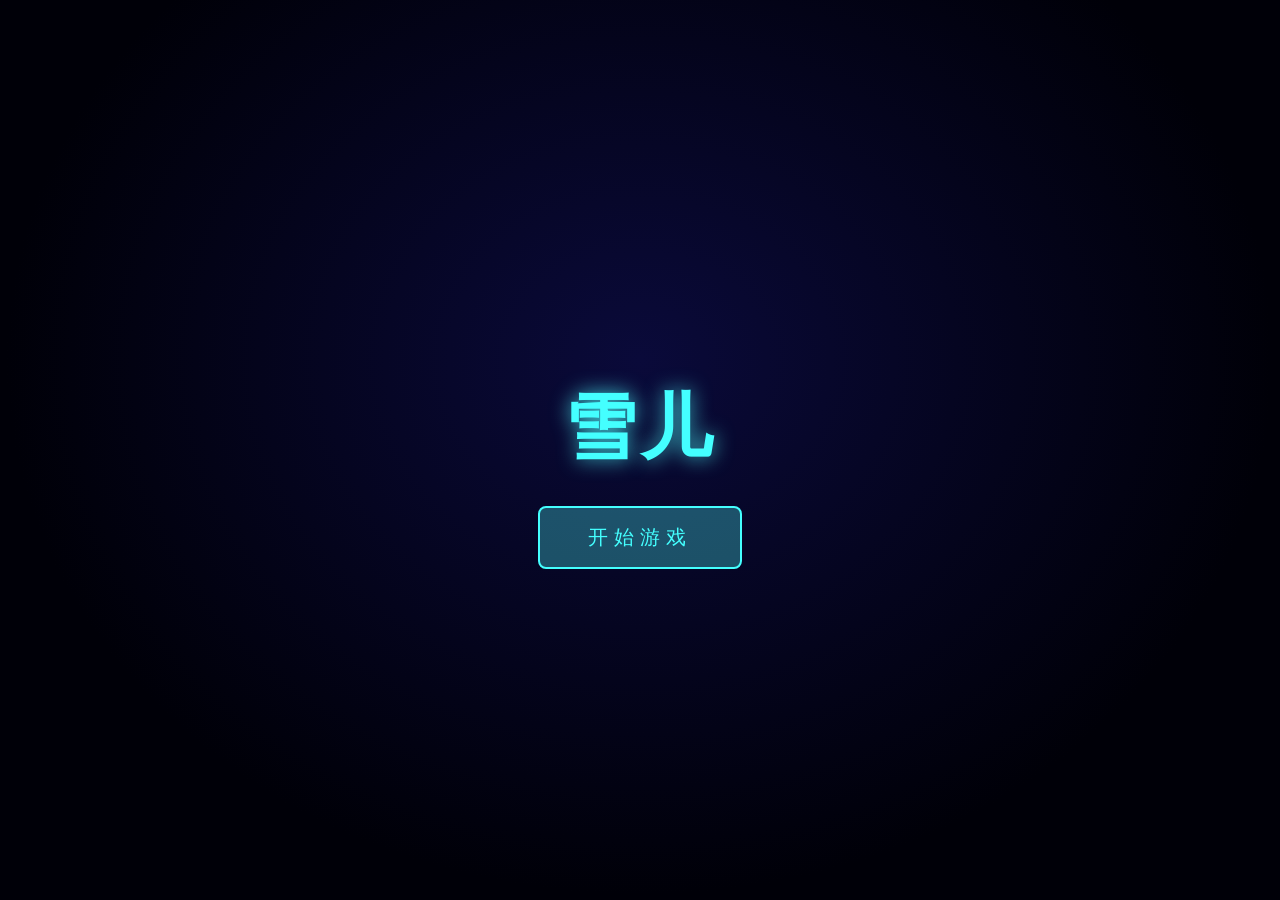
<file: g/xueer.html>
<!DOCTYPE html>
<html lang="zh-CN">
<head>
<meta charset="UTF-8">
<meta name="viewport" content="width=device-width, initial-scale=1.0, maximum-scale=1.0, user-scalable=no">
<title>雪儿 - 星河战机</title>
<style>
/* ===== 基础样式 ===== */
body{margin:0;overflow:hidden;background:#000;touch-action:none;}
#gameCanvas{position:fixed;top:0;left:0;width:100%;height:100%;pointer-events:auto;display:block;}

/* ===== UI 容器 ===== */
.game-ui{position:fixed;top:0;left:0;right:0;bottom:0;pointer-events:none;z-index:100;}

/* ===== 开始界面 ===== */
.start-screen{
  position:absolute;top:0;left:0;right:0;bottom:0;
  background:radial-gradient(ellipse at 50% 40%,#0a0a3a 0%,#000008 70%);
  display:flex;flex-direction:column;align-items:center;justify-content:center;
  gap:clamp(16px,4vh,30px);pointer-events:auto;padding:20px;
}

/* ===== 游戏结束界面 ===== */
.game-over-screen{
  position:absolute;top:0;left:0;right:0;bottom:0;
  background-color:rgba(139,0,0,0.8);display:none;
  flex-direction:column;align-items:center;justify-content:center;
  pointer-events:auto;
}

/* ===== 通用文字 ===== */
.overlay-title{
  color:#4ff;font-size:clamp(36px,9vw,72px);
  text-shadow:0 0 20px rgba(79,255,255,0.8);
  margin-bottom:0;text-align:center;letter-spacing:4px;
}
.overlay-subtitle{
  color:#aaa;font-size:clamp(14px,2.8vw,18px);
  text-align:center;max-width:min(400px,80vw);line-height:1.8;letter-spacing:1px;
}

/* ===== 游戏按钮 ===== */
.game-button{
  display:block;background-color:rgba(79,255,255,0.3);
  border:2px solid #4ff;color:#4ff;
  padding:clamp(12px,2vh,16px) clamp(30px,8vw,48px);
  font-size:clamp(15px,3vw,20px);min-height:48px;min-width:180px;
  cursor:pointer;text-transform:uppercase;
  letter-spacing:clamp(3px,0.8vw,6px);
  border-radius:8px;transition:all 0.3s ease;
  -webkit-tap-highlight-color:transparent;touch-action:manipulation;
}
.game-button:hover{background-color:rgba(79,255,255,0.6);box-shadow:0 0 20px rgba(79,255,255,0.8);}
.game-button:active{transform:scale(0.96);background-color:rgba(79,255,255,0.8);}

/* ===== HUD ===== */
.game-hud{position:absolute;top:20px;left:20px;color:#4ff;font-size:16px;text-shadow:0 0 5px rgba(79,255,255,0.5);}
.game-hud .hud-row{margin-bottom:8px;}

/* ===== 移动端按钮 ===== */
@keyframes btn-glow{0%,100%{box-shadow:0 0 15px rgba(79,255,255,0.2)}50%{box-shadow:0 0 40px rgba(79,255,255,0.6)}}
@keyframes bullet-glow{0%,100%{box-shadow:0 0 15px rgba(255,230,50,0.2)}50%{box-shadow:0 0 40px rgba(255,230,50,0.6)}}
@keyframes missile-glow{0%,100%{box-shadow:0 0 15px rgba(255,80,50,0.2)}50%{box-shadow:0 0 40px rgba(255,80,50,0.6)}}
.mobile-controls{
  display:none;position:fixed;
  bottom:clamp(10px,3vh,24px);left:50%;transform:translateX(-50%);
  gap:clamp(78px,15vw,102px);z-index:200;pointer-events:none;
}
.mobile-btn{
  width:clamp(78px,15vw,102px);height:clamp(78px,15vw,102px);
  border-radius:50%;border:2px solid rgba(79,255,255,0.6);
  background:rgba(0,20,40,0.7);color:#4ff;
  font-size:clamp(30px,6vw,40px);
  display:flex;align-items:center;justify-content:center;
  cursor:pointer;pointer-events:auto;
  -webkit-tap-highlight-color:transparent;touch-action:manipulation;
  transition:all 0.15s ease;user-select:none;-webkit-user-select:none;
  animation:btn-glow 3s ease-in-out infinite;
  box-shadow:0 0 15px rgba(79,255,255,0.2);
  position:relative;flex-shrink:0;
}
.bullet-btn{border-color:rgba(255,230,50,0.6);color:#ffe838;animation:bullet-glow 3s ease-in-out infinite;box-shadow:0 0 15px rgba(255,230,50,0.2);}
.missile-btn{border-color:rgba(255,80,50,0.6);color:#ff6a4a;animation:missile-glow 3s ease-in-out infinite;box-shadow:0 0 15px rgba(255,80,50,0.2);}
.mobile-btn:active{transform:scale(0.88);background:rgba(79,255,255,0.3);}
.bullet-btn:active{box-shadow:0 0 25px rgba(255,230,50,0.5);background:rgba(255,230,50,0.2);}
.missile-btn:active{box-shadow:0 0 25px rgba(255,80,50,0.5);background:rgba(255,80,50,0.2);}

/* ===== 响应式 ===== */
@media(max-width:480px){
  .mobile-controls{bottom:8px;left:50%;transform:translateX(-50%);gap:72px;}
  .mobile-btn{width:72px;height:72px;font-size:28px;}
  .overlay-title{font-size:32px;}
  .game-button{min-width:140px;padding:10px 20px;font-size:14px;}
}
@media(max-width:800px){
  .overlay-title{font-size:clamp(28px,7vw,48px);}
  .game-button{padding:12px 30px;font-size:clamp(13px,2.5vw,16px);}
}
</style>
</head>
<body>

<canvas id="gameCanvas"></canvas>

<div class="game-ui">
  <div class="game-hud" id="hudContainer"></div>

  <div class="start-screen" id="startScreen">
    <h1 class="overlay-title">雪儿</h1>
    <button class="game-button" id="startButton">开始游戏</button>
  </div>

  <div class="game-over-screen" id="gameOverScreen">
    <h1 class="overlay-title" style="color:#ff4444;">Game Over</h1>
    <p class="overlay-subtitle">最终得分：<span id="finalScore"></span></p>
    <button class="game-button" id="restartButton">重新开始</button>
  </div>
</div>

<div class="mobile-controls" id="mobileControls">
  <button class="mobile-btn bullet-btn" id="btnBullet">⚡</button>
  <button class="mobile-btn missile-btn" id="btnMissile">💥</button>
</div>

<script>
(function(){
'use strict';

// ==============================
// === 星河词语配置 ==============
// ==============================
var WORDS_A = ['小雪','雪儿','老师','幼师','宝贝','轻颜','大眼睛','长睫毛','白净','白皙','雪肤','玉肌','肤白'];
var WORDS_B = ['漂亮','可爱','貌美','乖乖','囡囡','丫头','萌娃','明眸','翘睫','水灵','粉嫩','软萌','清甜','娇俏','甜美','温柔','软糯','萌趣','美颜','清丽','可人','讨喜','娇憨','软甜','灵秀','娟秀','萌甜','俏美','温婉','娇柔','莹润','秀雅','甜糯','灵动','乖巧','软嫩','娇美','优雅'];
var floatingWords = [];
var wordSpawnTimer = 0;
var gameWordTimer = 0;    // 游戏开始后的帧计数，前120帧（2秒）只出现WORDS_A
var wordAIndex = 0;       // WORDS_A按顺序出现的索引

function spawnFloatingWord() {
  // 前2秒（120帧）只出现WORDS_A的词语
  var onlyA = gameWordTimer < 120;
  var isA = onlyA ? true : (Math.random() < 0.75);

  // A类按数组顺序依次出现，B类随机
  var text;
  if (isA) {
    text = WORDS_A[wordAIndex % WORDS_A.length];
    wordAIndex++;
  } else {
    text = WORDS_B[Math.floor(Math.random() * WORDS_B.length)];
  }

  var hue = Math.random() * 60 + 180; // 180-240 (蓝紫色系)
  floatingWords.push({
    text: text,
    x: Math.random() * gameWidth,
    y: -30,
    fontSize: 8,
    alpha: 0.03,
    speed: 0.3 + Math.random() * 0.5,
    hue: hue,
    life: 0,
    paused: isA,              // A类词：先停留2秒再漂浮
    pauseFrames: isA ? 120 : 0  // 120帧 ≈ 2秒
  });
}

function updateFloatingWords() {
  for (var i = floatingWords.length - 1; i >= 0; i--) {
    var w = floatingWords[i];

    // A类词先停留2秒再开始漂浮
    if (w.paused && w.pauseFrames > 0) {
      w.pauseFrames--;
      w.life++;
      // 停留期间呼吸闪烁效果（透明度在0.15~0.30之间波动，清晰可见）
      w.alpha = 0.15 + Math.sin(w.life * 0.12) * 0.07 + 0.08;
      continue;
    }
    // 暂停结束，恢复正常漂浮
    if (w.paused && w.pauseFrames <= 0) {
      w.paused = false;
    }

    w.y += w.speed;
    w.fontSize += 0.08;
    w.life++;
    // 透明度：前 200 帧从 0.03 线性增长到 0.25
    if (w.life < 200) {
      w.alpha = 0.03 + (w.life / 200) * 0.22;
    } else {
      w.alpha = Math.min(0.5, w.alpha + 0.003);  // 最大透明度 0.5
    }
    if (w.y > CONFIG.DESIGN_HEIGHT + 40 || w.fontSize > 32) {
      floatingWords.splice(i, 1);
    }
  }
  // 限制最大数量
  while (floatingWords.length > 60) floatingWords.shift();
}

function drawFloatingWords() {
  for (var i = 0; i < floatingWords.length; i++) {
    var w = floatingWords[i];
    ctx.save();
    ctx.globalAlpha = w.alpha;
    ctx.font = w.fontSize + 'px "Microsoft YaHei","微软雅黑",sans-serif';
    ctx.textAlign = 'center';
    ctx.textBaseline = 'middle';
    ctx.fillStyle = 'hsla(' + w.hue + ',60%,75%,' + w.alpha + ')';
    ctx.shadowBlur = w.fontSize * 0.5;
    ctx.shadowColor = 'hsla(' + w.hue + ',80%,60%,0.15)';
    ctx.fillText(w.text, w.x, w.y);
    ctx.restore();
  }
}

// ==============================
// === 爱意数字背景 ==============
// ==============================
var loveNumbers = [];
var loveNumberList = ['520', '521', '1314', '5201314', '99', '999', '1314520', '3344'];
var loveNumberSpawnTimer = 0;

function spawnLoveNumber() {
  if (loveNumbers.length >= 3) return;
  var text = loveNumberList[Math.floor(Math.random() * loveNumberList.length)];
  loveNumbers.push({
    text: text,
    x: Math.random() * gameWidth,
    y: CONFIG.DESIGN_HEIGHT * (0.1 + Math.random() * 0.5),
    fontSize: 6,
    alpha: 0.02,
    life: 0,
    hue: Math.random() * 360,           // 随机色相，每次不同颜色
    sat: 35 + Math.floor(Math.random() * 25),  // 饱和度35-60%（偏浅）
    light: 72 + Math.floor(Math.random() * 16), // 亮度72-88%（偏亮/浅色）
    maxFontSize: 240  // 4倍飞船尺寸（飞船约56px）
  });
}

function updateLoveNumbers() {
  for (var i = loveNumbers.length - 1; i >= 0; i--) {
    var ln = loveNumbers[i];
    ln.life++;

    if (ln.life <= 300) {
      // 生长阶段：前300帧（约5秒），由小变大，透明度增加
      ln.fontSize = 6 + (ln.life / 300) * (ln.maxFontSize - 6);
      ln.alpha = 0.02 + (ln.life / 300) * 0.28;
    } else if (ln.life <= 600) {
      // 消退阶段：保持最大尺寸，透明度逐渐归零
      ln.fontSize = ln.maxFontSize;
      var fadeProgress = (ln.life - 300) / 300;
      ln.alpha = Math.max(0, 0.30 * (1 - fadeProgress));
    } else {
      // 生命周期结束，移除
      loveNumbers.splice(i, 1);
    }
  }
}

function drawLoveNumbers() {
  for (var i = 0; i < loveNumbers.length; i++) {
    var ln = loveNumbers[i];
    ctx.save();
    ctx.globalAlpha = ln.alpha;
    ctx.font = 'bold ' + ln.fontSize + 'px "Microsoft YaHei","微软雅黑",sans-serif';
    ctx.textAlign = 'center';
    ctx.textBaseline = 'middle';
    ctx.fillStyle = 'hsla(' + ln.hue + ',' + ln.sat + '%,' + ln.light + '%,' + ln.alpha + ')';
    ctx.shadowBlur = ln.fontSize * 0.3;
    ctx.shadowColor = 'hsla(' + ln.hue + ',' + ln.sat + '%,' + (ln.light - 20) + '%,0.15)';
    ctx.fillText(ln.text, ln.x, ln.y);
    ctx.restore();
  }
}

// ==============================
// === 游戏引擎 =================
// ==============================
var CONFIG = {
  DESIGN_HEIGHT: 600,
  TARGET_DT: 1000 / 60,
  DEATH_EXPLOSION_MS: 2000,
  MAX_METEORS: 18,
  MAX_BULLETS: 70,
  MAX_PARTICLES: 420,
  STAR_COUNT: 230,
  BG_COLOR: '#02040d'
};
var DEBUG = false;

var canvas = null, ctx = null, animationFrameId = null;
var gameScale = 1, gameWidth = 800;
var meteorSpawnTimer = 0, fireCooldown = 0;
var mobileControls = null;
var keys = {};

var state = {
  current: 'idle',
  score: 0,
  startTime: 0,
  shake: 0,
  flash: 0,
  lastMouseX: gameWidth / 2,
  lastMouseY: CONFIG.DESIGN_HEIGHT * 0.75,
  time: 0,
  deathStartedAt: 0
};

var plane = {
  x: gameWidth / 2 - 28,
  y: CONFIG.DESIGN_HEIGHT * 0.72,
  width: 56, height: 44,
  vx: 0, vy: 0, tilt: 0,
  propellerAngle: 0, flamePhase: 0
};

var backgroundStars = [];
var meteors = [], bullets = [], particles = [];
var shockwaves = [], heatHazes = [], muzzleFlashes = [];

var AUDIO = { ctx: null, master: null, enabled: true, lastShotAt: 0 };

// ===== Canvas =====
function initCanvas() {
  canvas = document.getElementById('gameCanvas');
  if (!canvas) { canvas = document.createElement('canvas'); canvas.id = 'gameCanvas'; document.body.appendChild(canvas); }
  ctx = canvas.getContext('2d', { alpha: false });
  canvas.style.cssText += ';background:' + CONFIG.BG_COLOR + ';touch-action:none;';
  resizeCanvas();
  window.addEventListener('resize', resizeCanvas);
}
function resizeCanvas() {
  canvas.width = window.innerWidth;
  canvas.height = window.innerHeight;
  gameScale = canvas.height / CONFIG.DESIGN_HEIGHT;
  gameWidth = canvas.width / gameScale;
}

// ===== Stars =====
function initBackgroundStars() {
  backgroundStars = [];
  for (var i = 0; i < CONFIG.STAR_COUNT; i++) {
    var depth = Math.random();
    backgroundStars.push({
      x: Math.random() * gameWidth,
      y: Math.random() * CONFIG.DESIGN_HEIGHT,
      size: 0.4 + depth * 1.9,
      speed: 0.08 + depth * 0.75,
      alpha: 0.25 + depth * 0.75,
      twinkle: Math.random() * Math.PI * 2,
      hue: depth > 0.82 ? (Math.random() > 0.5 ? '#bfe9ff' : '#ffe6bd') : '#ffffff'
    });
  }
}

// ===== Audio =====
function ensureAudio() {
  if (!AUDIO.enabled) return null;
  if (!AUDIO.ctx) {
    var AC = window.AudioContext || window.webkitAudioContext;
    if (!AC) return null;
    AUDIO.ctx = new AC();
    AUDIO.master = AUDIO.ctx.createGain();
    AUDIO.master.gain.value = 0.72;
    AUDIO.master.connect(AUDIO.ctx.destination);
  }
  if (AUDIO.ctx.state === 'suspended') AUDIO.ctx.resume();
  return AUDIO.ctx;
}
function makeNoiseBuffer(aCtx, seconds, decay) {
  var len = Math.max(1, Math.floor(aCtx.sampleRate * seconds));
  var buf = aCtx.createBuffer(1, len, aCtx.sampleRate);
  var d = buf.getChannelData(0);
  for (var i = 0; i < len; i++) d[i] = (Math.random() * 2 - 1) * Math.exp(-i / (aCtx.sampleRate * decay));
  return buf;
}
function connectPanned(gain, x) {
  var pan = Math.max(-0.9, Math.min(0.9, (x / gameWidth) * 2 - 1));
  if (AUDIO.ctx.createStereoPanner) {
    var p = AUDIO.ctx.createStereoPanner();
    p.pan.value = pan;
    gain.connect(p); p.connect(AUDIO.master);
  } else { gain.connect(AUDIO.master); }
}
function playShootSound(type, x) {
  var aCtx = ensureAudio();
  if (!aCtx) return;
  var now = aCtx.currentTime, isCannon = type === 'cannon';
  var age = now - AUDIO.lastShotAt; AUDIO.lastShotAt = now;
  var fatigue = age < 0.08 ? 0.72 : 1;

  var osc = aCtx.createOscillator(), gain = aCtx.createGain();
  osc.type = isCannon ? 'square' : 'sawtooth';
  osc.frequency.setValueAtTime(isCannon ? 520 : 1800, now);
  osc.frequency.exponentialRampToValueAtTime(isCannon ? 95 : 3200, now + (isCannon ? 0.18 : 0.055));
  gain.gain.setValueAtTime((isCannon ? 0.36 : 0.12) * fatigue, now);
  gain.gain.exponentialRampToValueAtTime(0.001, now + (isCannon ? 0.28 : 0.09));
  osc.connect(gain); connectPanned(gain, x);
  osc.start(now); osc.stop(now + (isCannon ? 0.32 : 0.12));

  var noise = aCtx.createBufferSource();
  noise.buffer = makeNoiseBuffer(aCtx, isCannon ? 0.24 : 0.09, isCannon ? 0.08 : 0.025);
  var filter = aCtx.createBiquadFilter();
  filter.type = isCannon ? 'lowpass' : 'bandpass';
  filter.frequency.value = isCannon ? 1700 : 4300;
  filter.Q.value = isCannon ? 0.8 : 2.2;
  var nGain = aCtx.createGain();
  nGain.gain.setValueAtTime((isCannon ? 0.42 : 0.16) * fatigue, now);
  nGain.gain.exponentialRampToValueAtTime(0.001, now + (isCannon ? 0.22 : 0.08));
  noise.connect(filter); filter.connect(nGain); connectPanned(nGain, x);
  noise.start(now);
}
function playExplosionSound(x, scale) {
  var aCtx = ensureAudio();
  if (!aCtx) return;
  var now = aCtx.currentTime, power = Math.max(0.55, Math.min(1.6, scale || 1));
  function oscLayer(type, f1, f2, dur, vol) {
    var o = aCtx.createOscillator(), g = aCtx.createGain();
    o.type = type;
    o.frequency.setValueAtTime(f1, now); o.frequency.exponentialRampToValueAtTime(f2, now + dur * 0.78);
    g.gain.setValueAtTime(vol * power, now); g.gain.exponentialRampToValueAtTime(0.001, now + dur);
    o.connect(g); connectPanned(g, x);
    o.start(now); o.stop(now + dur + 0.04);
  }
  oscLayer('sine', 82, 28, 0.78, 0.62);
  oscLayer('triangle', 35, 18, 1.1, 0.42);
  oscLayer('sawtooth', 190, 48, 0.58, 0.28);
  try {
    var bo = aCtx.createOscillator(), bg = aCtx.createGain();
    bo.type = 'sine';
    bo.frequency.setValueAtTime(55, now); bo.frequency.exponentialRampToValueAtTime(25, now + 0.85);
    bg.gain.setValueAtTime(0.48 * power, now); bg.gain.exponentialRampToValueAtTime(0.001, now + 0.9);
    var bf = aCtx.createBiquadFilter(); bf.type = 'lowpass';
    bf.frequency.setValueAtTime(120, now); bf.frequency.exponentialRampToValueAtTime(40, now + 0.85);
    bo.connect(bf); bf.connect(bg); connectPanned(bg, x);
    bo.start(now); bo.stop(now + 0.95);
  } catch(e) {}
  var blast = aCtx.createBufferSource();
  blast.buffer = makeNoiseBuffer(aCtx, 1.05, 0.35);
  var lp = aCtx.createBiquadFilter(); lp.type = 'lowpass';
  lp.frequency.setValueAtTime(3400, now); lp.frequency.exponentialRampToValueAtTime(420, now + 0.9);
  var g = aCtx.createGain();
  g.gain.setValueAtTime(0.58 * power, now); g.gain.exponentialRampToValueAtTime(0.001, now + 1.05);
  blast.connect(lp); lp.connect(g); connectPanned(g, x);
  blast.start(now);
  var sp = aCtx.createOscillator(), sg = aCtx.createGain();
  sp.type = 'square';
  sp.frequency.setValueAtTime(2400, now); sp.frequency.exponentialRampToValueAtTime(7200, now + 0.16);
  sg.gain.setValueAtTime(0.11 * power, now); sg.gain.exponentialRampToValueAtTime(0.001, now + 0.24);
  sp.connect(sg); connectPanned(sg, x);
  sp.start(now); sp.stop(now + 0.26);
}

// ===== Input =====
function screenToCanvas(e) {
  var rect = canvas.getBoundingClientRect();
  return { x: (e.clientX - rect.left) / gameScale, y: (e.clientY - rect.top) / gameScale };
}
function initInput() {
  function movePlane(x, y) {
    if (state.current !== 'running') return;
    var ox = plane.x, oy = plane.y;
    plane.x = Math.max(0, Math.min(gameWidth - plane.width, x - plane.width / 2));
    plane.y = Math.max(0, Math.min(CONFIG.DESIGN_HEIGHT - plane.height, y - plane.height / 2));
    plane.vx = plane.x - ox; plane.vy = plane.y - oy;
    plane.tilt += ((plane.vx * 0.035) - plane.tilt) * 0.2;
  }

  canvas.addEventListener('mousemove', function(e) {
    var p = screenToCanvas(e);
    state.lastMouseX = p.x; state.lastMouseY = p.y;
    movePlane(p.x, p.y);
  });
  canvas.addEventListener('mousedown', function(e) {
    if (state.current !== 'running') return;
    e.preventDefault();
    if (e.button === 2) { shoot('cannon'); }
    else if (e.button === 0) { shoot('machinegun', { single: true }); }
  });
  canvas.addEventListener('mouseleave', function() {
    if (state.current !== 'running') return;
    movePlane(
      Math.max(0, Math.min(gameWidth, state.lastMouseX)),
      Math.max(0, Math.min(CONFIG.DESIGN_HEIGHT, state.lastMouseY))
    );
  });

  document.addEventListener('keydown', function(e) {
    keys[e.code] = true;
    if (state.current !== 'running') return;
    if (e.code === 'KeyJ') shoot('machinegun', { single: true });
    if (e.code === 'KeyK') shoot('cannon');
  });
  document.addEventListener('keyup', function(e) { keys[e.code] = false; });

  canvas.addEventListener('touchmove', function(e) {
    if (!e.touches[0]) return;
    e.preventDefault();
    var p = screenToCanvas(e.touches[0]);
    state.lastMouseX = p.x; state.lastMouseY = p.y;
    movePlane(p.x, p.y);
  }, { passive: false });
  canvas.addEventListener('touchstart', function(e) {
    ensureAudio();
    if (state.current !== 'running') return;
    e.preventDefault();
    if (e.touches[0]) {
      var p = screenToCanvas(e.touches[0]);
      state.lastMouseX = p.x; state.lastMouseY = p.y;
      movePlane(p.x, p.y);
      shoot('machinegun');
    }
  }, { passive: false });
  canvas.addEventListener('contextmenu', function(e) { e.preventDefault(); });

  ['click','keydown','touchstart'].forEach(function(name) {
    window.addEventListener(name, ensureAudio, { passive: true });
  });

  var btnBullet = document.getElementById('btnBullet');
  if (btnBullet) {
    btnBullet.addEventListener('touchstart', function(e) {
      e.preventDefault(); e.stopPropagation(); ensureAudio();
      if (state.current === 'running') shoot('machinegun', { single: true });
    });
    btnBullet.addEventListener('mousedown', function(e) {
      e.preventDefault(); e.stopPropagation(); ensureAudio();
      if (state.current === 'running') shoot('machinegun', { single: true });
    });
    btnBullet.addEventListener('contextmenu', function(e) { e.preventDefault(); });
  }
  var btnMissile = document.getElementById('btnMissile');
  if (btnMissile) {
    btnMissile.addEventListener('touchstart', function(e) {
      e.preventDefault(); e.stopPropagation(); ensureAudio();
      if (state.current === 'running') shoot('cannon');
    });
    btnMissile.addEventListener('mousedown', function(e) {
      e.preventDefault(); e.stopPropagation(); ensureAudio();
      if (state.current === 'running') shoot('cannon');
    });
    btnMissile.addEventListener('contextmenu', function(e) { e.preventDefault(); });
  }
}

// ===== Meteor =====
function generateCrackGeometry(radius) {
  var r = radius, cracks = [];
  var cnt = 3 + Math.floor(Math.random() * 3);
  for (var ci = 0; ci < cnt; ci++) {
    var sa = Math.random() * Math.PI * 2, sr = r * (0.1 + Math.random() * 0.3);
    var sx = Math.cos(sa) * sr, sy = Math.sin(sa) * sr;
    var segs = 3 + Math.floor(Math.random() * 3);
    var points = [], px = sx, py = sy;
    for (var seg = 0; seg < segs; seg++) {
      var ea = sa + (Math.random() - 0.5) * 1.5, er = sr + ((seg + 1) / segs) * r * 0.82;
      if (er > r * 0.92) break;
      px = Math.cos(ea) * er; py = Math.sin(ea) * er;
      points.push({ x: px, y: py });
    }
    var a = 0.7 + Math.random() * 0.25;
    cracks.push({
      startX: sx, startY: sy, points: points,
      color: 'rgba(' + (20 + Math.floor(Math.random()*30)) + ',' + (18 + Math.floor(Math.random()*25)) + ',' + (15 + Math.floor(Math.random()*20)) + ',' + a + ')',
      shadow: 'rgba(5,3,2,' + (0.15 + Math.random()*0.1) + ')',
      lineWidth: 2 + Math.random() * 1.2
    });
    if (Math.random() > 0.35 && points.length > 1) {
      var bp = points[Math.floor(Math.random() * points.length)];
      var ba = sa + (Math.random() - 0.5) * 1.8, bl = r * (0.15 + Math.random() * 0.25);
      cracks.push({
        startX: bp.x, startY: bp.y,
        points: [{ x: Math.cos(ba) * (Math.sqrt(bp.x*bp.x+bp.y*bp.y) + bl), y: Math.sin(ba) * (Math.sqrt(bp.x*bp.x+bp.y*bp.y) + bl) }],
        color: 'rgba(' + (15 + Math.floor(Math.random()*20)) + ',' + (12 + Math.floor(Math.random()*15)) + ',' + (10 + Math.floor(Math.random()*10)) + ',0.4)',
        shadow: 'rgba(5,3,2,0.12)', lineWidth: 1 + Math.random() * 0.5
      });
    }
  }
  return cracks;
}

function createMeteor() {
  var isLarge = Math.random() < 0.4;
  var radius = isLarge ? (30 + Math.random() * 12) : (18 + Math.random() * 8);
  var vc = 16 + Math.floor(Math.random() * 9);
  var vertices = [];
  for (var i = 0; i < vc; i++) {
    var a = (i / vc) * Math.PI * 2;
    var r = radius * (0.88 + Math.random() * 0.12);
    vertices.push({ x: Math.cos(a) * r, y: Math.sin(a) * r });
  }
  var ctrlPoints = [];
  for (var i = 0; i < vc; i++) {
    var cur = vertices[i], nxt = vertices[(i + 1) % vc];
    ctrlPoints.push({
      x: (cur.x + nxt.x) / 2 + (Math.random() - 0.5) * radius * 0.08,
      y: (cur.y + nxt.y) / 2 + (Math.random() - 0.5) * radius * 0.08
    });
  }
  var craters = [];
  var cc = 4 + Math.floor(radius / 8);
  for (var i = 0; i < cc; i++) {
    var a = Math.random() * Math.PI * 2, r = Math.random() * radius * 0.6;
    craters.push({
      x: Math.cos(a) * r, y: Math.sin(a) * r,
      radius: 3 + Math.random() * radius * 0.15,
      alpha: 0.18 + Math.random() * 0.28
    });
  }
  var specks = [];
  var sc = 5 + Math.floor(Math.random() * 6);
  for (var i = 0; i < sc; i++) {
    var a = Math.random() * Math.PI * 2, r = Math.random() * radius * 0.7;
    specks.push({ x: Math.cos(a) * r, y: Math.sin(a) * r, size: 2 + Math.random() * 6, alpha: 0.08 + Math.random() * 0.12 });
  }
  var palette = [
    ['#9b4c26','#4a1f13','#1c0d08'],
    ['#7b6a55','#3b3029','#171313'],
    ['#8e3230','#491512','#160806'],
    ['#b87a35','#60401f','#1c1208']
  ][Math.floor(Math.random() * 4)];
  var brightSpecks = [];
  for (var i = 0; i < 5 + Math.floor(Math.random() * 6); i++) {
    var a = Math.random() * Math.PI * 2, d = Math.random() * radius * 0.8;
    brightSpecks.push({ x: Math.cos(a)*d, y: Math.sin(a)*d, size: 2+Math.random()*5, elong: 1+Math.random()*2, alpha: 0.04+Math.random()*0.06 });
  }
  var fineGrains = [];
  var gc = 20 + Math.floor(radius * 1.5);
  for (var i = 0; i < gc; i++) {
    var a = Math.random() * Math.PI * 2, d = Math.random() * radius * 0.9;
    fineGrains.push({ x: Math.cos(a)*d, y: Math.sin(a)*d, shade: Math.random()>0.5?10:35, size: 0.5+Math.random()*1.2, alpha: 0.15+Math.random()*0.2 });
  }
  meteors.push({
    x: radius + Math.random() * (gameWidth - radius * 2), y: -radius * 2,
    width: radius*2, height: radius*2, radius: radius,
    health: isLarge ? 2 : 1, isLarge: isLarge,
    hit: false, cracks: null,
    brightSpecks: brightSpecks, fineGrains: fineGrains,
    speed: 1.7 + Math.random() * 2.6 + Math.min(2.2, state.score * 0.025),
    rotation: Math.random() * Math.PI * 2,
    rotationSpeed: (Math.random() - 0.5) * 0.035,
    vertices: vertices, ctrlPoints: ctrlPoints,
    craters: craters, specks: specks, palette: palette
  });
}

// ===== Shooting =====
function shoot(type, opts) {
  opts = opts || {};
  if (bullets.length >= CONFIG.MAX_BULLETS) return;
  var isCannon = type === 'cannon';
  var now = performance.now();
  if (now < fireCooldown) return;
  fireCooldown = now + (isCannon ? 260 : 80);
  var x = plane.x + plane.width / 2, y = plane.y + 4;
  var spread = isCannon ? [0] : opts.single ? [0] : [-8, 8];
  spread.forEach(function(offset) {
    bullets.push({
      x: x + offset, y: y,
      width: isCannon ? 18 : 5, height: isCannon ? 40 : 18,
      speed: isCannon ? 12 : 18,
      color: isCannon ? '255,140,30' : '255,240,80',
      glow: isCannon ? '#ff8c1e' : '#fff050',
      type: type,
      rotation: Math.random() * Math.PI * 2,
      trail: []
    });
  });
  muzzleFlashes.push({ x: x, y: y - 12, life: isCannon ? 11 : 6, maxLife: isCannon ? 11 : 6, radius: isCannon ? 34 : 20 });
  playShootSound(type, x);
}

// ===== Explosion =====
function createExplosion(x, y, scale) {
  scale = scale || 1;
  var bursts = [
    { count: 36, speed: 8.5, size: 2.6, color: '255,245,205', life: 38, type: 'core' },
    { count: 52, speed: 6.0, size: 4.5, color: '255,108,22',  life: 60, type: 'flame' },
    { count: 36, speed: 3.2, size: 8.0, color: '90,88,84',    life: 96, type: 'smoke' },
    { count: 24, speed: 11.0, size: 2.0, color: '255,210,80', life: 34, type: 'spark' },
    { count: 16, speed: 7.0, size: 3.2, color: '180,120,60',  life: 52, type: 'debris' }
  ];
  bursts.forEach(function(b) {
    for (var i = 0; i < b.count * scale; i++) {
      var a = Math.random() * Math.PI * 2, sp = b.speed * (0.35 + Math.random() * 0.95) * scale;
      particles.push({
        x: x, y: y,
        vx: Math.cos(a) * sp, vy: Math.sin(a) * sp,
        size: b.size * (0.6 + Math.random() * 0.9) * scale,
        color: b.color, life: b.life * (0.75 + Math.random() * 0.55),
        maxLife: b.life, type: b.type
      });
    }
  });
  while (particles.length > CONFIG.MAX_PARTICLES) particles.shift();
  shockwaves.push({ x: x, y: y, radius: 6, maxRadius: 115 * scale, life: 28, maxLife: 28 });
  heatHazes.push({ x: x, y: y, radius: 12, maxRadius: 145 * scale, life: 22, maxLife: 22 });
  state.flash = Math.max(state.flash, 0.5 * scale);
  state.shake = Math.max(state.shake, 14 * scale);
  playExplosionSound(x, scale);
}

function updateVisualEffects() {
  particles.forEach(function(p) {
    p.x += p.vx; p.y += p.vy;
    var drag = p.type === 'smoke' ? 0.992 : 0.962;
    p.vx *= drag; p.vy *= drag;
    if (p.type !== 'spark') p.vy += 0.035;
    p.life -= 1;
    if (p.type === 'smoke') p.size *= 1.006;
  });
  particles = particles.filter(function(p) { return p.life > 0 && p.size > 0.05; });
  shockwaves.forEach(function(s) { s.radius += (s.maxRadius - s.radius) * 0.18; s.life -= 1; });
  shockwaves = shockwaves.filter(function(s) { return s.life > 0; });
  heatHazes.forEach(function(h) { h.radius += (h.maxRadius - h.radius) * 0.22; h.life -= 1; });
  heatHazes = heatHazes.filter(function(h) { return h.life > 0; });
  muzzleFlashes.forEach(function(f) { f.life -= 1; });
  muzzleFlashes = muzzleFlashes.filter(function(f) { return f.life > 0; });
  state.shake *= 0.9;
  state.flash *= 0.86;
}

function beginDeathExplosion(meteorIndex) {
  if (state.current !== 'running') return;
  var cx = plane.x + plane.width / 2, cy = plane.y + plane.height / 2;
  var meteor = meteors[meteorIndex];
  state.current = 'dying';
  state.deathStartedAt = performance.now();
  bullets = []; muzzleFlashes = [];
  if (meteor) { createExplosion(meteor.x, meteor.y, 1.35); meteors.splice(meteorIndex, 1); }
  createExplosion(cx, cy, 2.35);
  state.flash = Math.max(state.flash, 0.95);
  state.shake = Math.max(state.shake, 26);
  if (mobileControls) mobileControls.style.display = 'none';
  if (canvas) canvas.style.cursor = 'default';
}

// ===== Update =====
function update() {
  if (state.current === 'dying') {
    state.time += 1;
    meteors.forEach(function(m) { m.y += m.speed * 0.35; m.rotation += m.rotationSpeed * 0.6; });
    updateVisualEffects();
    if (performance.now() - state.deathStartedAt >= CONFIG.DEATH_EXPLOSION_MS) { gameOver(); }
    return;
  }
  if (state.current !== 'running') return;
  state.time += 1;
  gameWordTimer += 1;

  // ---- 星河词语生成 ----
  wordSpawnTimer += 1;
  if (wordSpawnTimer >= 30 + Math.floor(Math.random() * 60)) {
    wordSpawnTimer = 0;
    spawnFloatingWord();
  }
  updateFloatingWords();

  // ---- 爱意数字生成 ----
  loveNumberSpawnTimer += 1;
  if (loveNumberSpawnTimer >= 120 + Math.floor(Math.random() * 180) && gameWordTimer >= 240) {
    loveNumberSpawnTimer = 0;
    spawnLoveNumber();
  }
  updateLoveNumbers();

  // ---- 陨石生成 ----
  meteorSpawnTimer += 1;
  var spawnRate = Math.max(24, 62 - state.score * 0.55);
  if (meteorSpawnTimer >= spawnRate && meteors.length < CONFIG.MAX_METEORS) {
    meteorSpawnTimer = 0;
    createMeteor();
  }

  plane.propellerAngle += 0.72 + Math.min(0.8, Math.abs(plane.vx) * 0.025);
  plane.flamePhase += 0.24;
  plane.vx *= 0.86; plane.vy *= 0.86;
  plane.tilt *= 0.94;

  var KEY_SPEED = 16;
  if (keys['ArrowUp'] || keys['KeyW']) plane.y -= KEY_SPEED;
  if (keys['ArrowDown'] || keys['KeyS']) plane.y += KEY_SPEED;
  if (keys['ArrowLeft'] || keys['KeyA']) plane.x -= KEY_SPEED;
  if (keys['ArrowRight'] || keys['KeyD']) plane.x += KEY_SPEED;
  plane.x = Math.max(0, Math.min(gameWidth - plane.width, plane.x));
  plane.y = Math.max(0, Math.min(CONFIG.DESIGN_HEIGHT - plane.height, plane.y));

  bullets.forEach(function(b) {
    b.trail.push({ x: b.x, y: b.y });
    if (b.trail.length > (b.type === 'cannon' ? 10 : 7)) b.trail.shift();
    b.y -= b.speed;
    b.rotation += b.type === 'cannon' ? 0.08 : 0.18;
  });
  bullets = bullets.filter(function(b) { return b.y + b.height > -20; });

  meteors.forEach(function(m) {
    m.y += m.speed;
    m.rotation += m.rotationSpeed;
    m.rotationSpeed *= 0.998;
  });
  meteors = meteors.filter(function(m) { return m.y - m.radius < CONFIG.DESIGN_HEIGHT + 80; });

  // ---- 碰撞检测 ----
  for (var bIndex = bullets.length - 1; bIndex >= 0; bIndex--) {
    var b = bullets[bIndex];
    if (b.type === 'cannon') {
      var hitIndex = -1;
      for (var mIndex = meteors.length - 1; mIndex >= 0; mIndex--) {
        var m = meteors[mIndex];
        var dx = b.x - m.x, dy = b.y - m.y;
        if (dx * dx + dy * dy < (m.radius + b.width / 2) * (m.radius + b.width / 2)) { hitIndex = mIndex; break; }
      }
      if (hitIndex >= 0) {
        var hitMeteor = meteors[hitIndex];
        createExplosion(hitMeteor.x, hitMeteor.y, 1.25);
        meteors.splice(hitIndex, 1);
        for (var mIndex = meteors.length - 1; mIndex >= 0; mIndex--) {
          var m = meteors[mIndex];
          var dx = b.x - m.x, dy = b.y - m.y;
          if (dx * dx + dy * dy < 180 * 180) {
            createExplosion(m.x, m.y, 1.25);
            state.score += m.isLarge ? 3 : 1;
            meteors.splice(mIndex, 1);
          }
        }
        bullets.splice(bIndex, 1);
        state.flash = Math.max(state.flash, 0.6);
        state.shake = Math.max(state.shake, 18);
      }
    } else {
      for (var mIndex = meteors.length - 1; mIndex >= 0; mIndex--) {
        var m = meteors[mIndex];
        var dx = b.x - m.x, dy = b.y - m.y;
        if (dx * dx + dy * dy < (m.radius + b.width) * (m.radius + b.width)) {
          m.health -= 1;
          if (m.health <= 0) {
            createExplosion(m.x, m.y, Math.min(1.25, m.radius / 38));
            state.score += m.isLarge ? 3 : 1;
            meteors.splice(mIndex, 1);
          } else {
            m.hit = true;
            m.cracks = generateCrackGeometry(m.radius);
            createExplosion(m.x, m.y, 0.3);
          }
          bullets.splice(bIndex, 1);
          break;
        }
      }
    }
  }

  for (var i = meteors.length - 1; i >= 0; i--) {
    var m = meteors[i];
    var cx = plane.x + plane.width / 2, cy = plane.y + plane.height / 2;
    var dx = cx - m.x, dy = cy - m.y;
    if (dx * dx + dy * dy < (m.radius + 18) * (m.radius + 18)) {
      beginDeathExplosion(i);
      return;
    }
  }

  updateVisualEffects();
}

// ===== Render =====
function renderBackground() {
  var g = ctx.createRadialGradient(gameWidth / 2, CONFIG.DESIGN_HEIGHT * 0.45, 20, gameWidth / 2, CONFIG.DESIGN_HEIGHT / 2, 620);
  g.addColorStop(0, '#081533');
  g.addColorStop(0.52, '#030814');
  g.addColorStop(1, '#000000');
  ctx.fillStyle = g;
  ctx.fillRect(0, 0, gameWidth, CONFIG.DESIGN_HEIGHT);

  // 绘制爱意数字（在星星之后，星河词语之前）
  drawLoveNumbers();

  // 绘制星河词语
  drawFloatingWords();

  backgroundStars.forEach(function(star) {
    star.y += star.speed;
    star.x += Math.sin((state.time + star.y) * 0.002) * star.speed * 0.08;
    if (star.y > CONFIG.DESIGN_HEIGHT + 4) {
      star.y = -4;
      star.x = Math.random() * gameWidth;
    }
    var alpha = star.alpha * (0.65 + Math.sin(state.time * 0.035 + star.twinkle) * 0.28);
    ctx.fillStyle = star.hue === '#ffffff' ? 'rgba(255,255,255,' + alpha + ')' : star.hue;
    ctx.globalAlpha = Math.max(0.1, alpha);
    ctx.fillRect(star.x, star.y, star.size, star.size);
    ctx.globalAlpha = 1;
  });
}

function drawPlane() {
  var cx = plane.x + plane.width / 2, cy = plane.y + plane.height / 2;
  ctx.save();
  ctx.translate(cx, cy);
  ctx.rotate(plane.tilt);

  var flameH = 30 + Math.sin(plane.flamePhase) * 7 + Math.random() * 8;
  for (var i = 0; i < 3; i++) {
    var grad = ctx.createLinearGradient(0, plane.height / 2 - 2, 0, plane.height / 2 + flameH);
    grad.addColorStop(0, i === 0 ? '#ffffff' : '#ffd070');
    grad.addColorStop(0.36, i === 0 ? '#42e7ff' : '#ff7a18');
    grad.addColorStop(1, 'rgba(255,70,0,0)');
    ctx.fillStyle = grad;
    ctx.globalAlpha = 0.7 - i * 0.16;
    ctx.beginPath();
    ctx.moveTo(-10 + i * 2, plane.height / 2 - 3);
    ctx.quadraticCurveTo(0, plane.height / 2 + flameH * (1 + i * 0.12), 10 - i * 2, plane.height / 2 - 3);
    ctx.closePath(); ctx.fill();
  }
  ctx.globalAlpha = 1;

  ctx.shadowBlur = 24; ctx.shadowColor = '#00f5ff';
  var body = ctx.createRadialGradient(-8, -14, 4, 0, 0, 44);
  body.addColorStop(0, '#eaffff'); body.addColorStop(0.28, '#54f6ff');
  body.addColorStop(0.72, '#11758e'); body.addColorStop(1, '#062b3d');
  ctx.fillStyle = body;
  ctx.beginPath();
  ctx.moveTo(0, -plane.height / 2 - 10);
  ctx.lineTo(plane.width / 2, plane.height / 2 - 1);
  ctx.quadraticCurveTo(16, 15, 0, plane.height / 2 + 5);
  ctx.quadraticCurveTo(-16, 15, -plane.width / 2, plane.height / 2 - 1);
  ctx.closePath(); ctx.fill();
  ctx.shadowBlur = 0;
  ctx.strokeStyle = 'rgba(210,255,255,0.7)'; ctx.lineWidth = 1.2; ctx.stroke();

  ctx.fillStyle = 'rgba(4,16,32,0.85)'; ctx.strokeStyle = 'rgba(255,255,255,0.85)'; ctx.lineWidth = 1;
  ctx.beginPath(); ctx.ellipse(0, -10, 9, 13, 0, 0, Math.PI * 2); ctx.fill(); ctx.stroke();
  ctx.fillStyle = 'rgba(255,255,255,0.55)';
  ctx.beginPath(); ctx.ellipse(-3, -14, 3, 6, 0.35, 0, Math.PI * 2); ctx.fill();

  ctx.save(); ctx.globalAlpha = 0.32; ctx.strokeStyle = '#dfffff'; ctx.lineWidth = 2.5;
  ctx.rotate(plane.propellerAngle);
  for (var i = 0; i < 4; i++) { ctx.rotate(Math.PI / 2); ctx.beginPath(); ctx.moveTo(0, -plane.height/2-4); ctx.lineTo(0, -plane.height/2-20); ctx.stroke(); }
  ctx.restore();
  ctx.restore();
}

function drawMeteor(m) {
  ctx.save();
  ctx.translate(m.x, m.y);
  ctx.rotate(m.rotation);
  var r = m.radius, pts = m.vertices, ctrl = m.ctrlPoints;

  ctx.beginPath(); ctx.moveTo(pts[0].x, pts[0].y);
  for (var i = 0; i < pts.length; i++) {
    var next = pts[(i+1)%pts.length], cp = ctrl[i];
    ctx.quadraticCurveTo(cp.x, cp.y, next.x, next.y);
  }
  ctx.closePath();

  var grad = ctx.createRadialGradient(-r*0.28, -r*0.30, 2, 0, 0, r*1.2);
  grad.addColorStop(0, m.palette[0]); grad.addColorStop(0.2, m.palette[0]);
  grad.addColorStop(0.5, m.palette[1]); grad.addColorStop(0.82, m.palette[2]);
  grad.addColorStop(1, m.palette[2]);
  ctx.shadowBlur = 8; ctx.shadowColor = 'rgba(255,96,32,0.18)';
  ctx.fillStyle = grad; ctx.fill();
  ctx.shadowBlur = 0;

  m.craters.forEach(function(c) {
    var dist = Math.sqrt(c.x*c.x + c.y*c.y) / r;
    var flat = 0.5 + 0.5 * (1 - dist * dist);
    var cr = c.radius * 0.8;
    ctx.fillStyle = 'rgba(10,5,3,' + (c.alpha+0.12) + ')';
    ctx.beginPath(); ctx.ellipse(c.x, c.y, cr*1.1, cr*1.1*flat, 0, 0, Math.PI*2); ctx.fill();
    ctx.strokeStyle = 'rgba(255,210,165,' + (c.alpha*0.4) + ')'; ctx.lineWidth = 0.8;
    ctx.beginPath(); ctx.ellipse(c.x-cr*0.08, c.y-cr*0.08, cr*1.0, cr*1.0*flat, Math.atan2(c.y,c.x), 0, Math.PI*2); ctx.stroke();
    ctx.fillStyle = 'rgba(8,4,2,' + (c.alpha+0.2) + ')';
    ctx.beginPath(); ctx.ellipse(c.x+cr*0.05, c.y+cr*0.05, cr*0.5, cr*0.5*flat, 0, 0, Math.PI*2); ctx.fill();
  });

  if (m.specks) m.specks.forEach(function(sp) {
    ctx.fillStyle = 'rgba(0,0,0,' + (sp.alpha*1.2) + ')';
    ctx.beginPath(); ctx.ellipse(sp.x, sp.y, sp.size*1.2, sp.size*0.8, sp.x*0.1, 0, Math.PI*2); ctx.fill();
  });
  if (m.brightSpecks) m.brightSpecks.forEach(function(sp) {
    ctx.fillStyle = 'rgba(180,160,120,' + sp.alpha + ')';
    ctx.beginPath(); ctx.ellipse(sp.x, sp.y, sp.size, sp.elong, sp.x*0.05, 0, Math.PI*2); ctx.fill();
  });
  if (m.fineGrains) m.fineGrains.forEach(function(g) {
    ctx.fillStyle = 'rgba(' + g.shade + ',' + (g.shade-5) + ',' + (g.shade-8) + ',' + g.alpha + ')';
    ctx.beginPath(); ctx.arc(g.x, g.y, g.size, 0, Math.PI*2); ctx.fill();
  });

  var ss = ctx.createRadialGradient(-r*0.12, -r*0.16, 0, -r*0.12, -r*0.16, r*0.3);
  ss.addColorStop(0, 'rgba(255,245,230,0.18)'); ss.addColorStop(0.4, 'rgba(255,240,220,0.08)'); ss.addColorStop(1, 'rgba(255,240,220,0)');
  ctx.fillStyle = ss;
  ctx.beginPath(); ctx.arc(-r*0.12, -r*0.16, r*0.3, 0, Math.PI*2); ctx.fill();

  var sg = ctx.createRadialGradient(0, r*0.3, r*0.4, 0, 0, r*1.0);
  sg.addColorStop(0, 'rgba(0,0,0,0)'); sg.addColorStop(0.7, 'rgba(0,0,0,0.08)'); sg.addColorStop(1, 'rgba(0,0,0,0.22)');
  ctx.fillStyle = sg;
  ctx.beginPath(); ctx.arc(0, 0, r*1.02, 0, Math.PI*2); ctx.fill();

  ctx.strokeStyle = 'hsla(40,15%,60%,0.08)'; ctx.lineWidth = 1.0;
  ctx.beginPath(); ctx.arc(0, 0, r, 0, Math.PI*2); ctx.stroke();

  if (m.isLarge && m.hit && m.cracks && m.cracks.length > 0) {
    m.cracks.forEach(function(crack) {
      ctx.strokeStyle = crack.shadow; ctx.lineWidth = crack.lineWidth * 0.7;
      ctx.beginPath(); ctx.moveTo(crack.startX+1.5, crack.startY+1.5);
      crack.points.forEach(function(p) { ctx.lineTo(p.x+1.5, p.y+1.5); });
      ctx.stroke();
      ctx.strokeStyle = crack.color; ctx.lineWidth = crack.lineWidth; ctx.shadowBlur = 0;
      ctx.beginPath(); ctx.moveTo(crack.startX, crack.startY);
      crack.points.forEach(function(p) { ctx.lineTo(p.x, p.y); });
      ctx.stroke();
    });
  }
  ctx.restore();
}

function drawBullets() {
  bullets.forEach(function(b) {
    var isMissile = b.type === 'cannon', hw = b.width/2, hh = b.height/2;
    if (isMissile) {
      b.trail.forEach(function(t, i) {
        var a = (i+1)/b.trail.length, inv = 1-a, r = hw*(0.5+inv*1.8);
        var hue = 30+inv*20, sat = 80-inv*40, lit = 50+inv*30;
        ctx.save(); ctx.globalAlpha = Math.max(0, a*0.35);
        ctx.shadowBlur = 15; ctx.shadowColor = 'hsl(25,90%,50%)';
        ctx.fillStyle = 'hsla('+hue+','+sat+'%,'+lit+'%,'+(a*0.2)+')';
        ctx.beginPath(); ctx.arc(t.x, t.y-6, r, 0, Math.PI*2); ctx.fill();
        ctx.shadowBlur = 0;
        ctx.fillStyle = 'hsla(30,100%,60%,'+(a*0.1)+')';
        ctx.beginPath(); ctx.arc(t.x, t.y-6, r*0.4, 0, Math.PI*2); ctx.fill();
        ctx.restore();
      });
      ctx.save(); ctx.translate(b.x, b.y);
      ctx.shadowBlur = 24; ctx.shadowColor = '#ff8c1e';
      ctx.beginPath();
      ctx.moveTo(0, -hh); ctx.lineTo(-hw*0.4, hh*0.2); ctx.lineTo(-hw*0.3, hh);
      ctx.lineTo(hw*0.3, hh); ctx.lineTo(hw*0.4, hh*0.2);
      ctx.closePath();
      var bg = ctx.createLinearGradient(0, -hh, 0, hh);
      bg.addColorStop(0, '#ffd060'); bg.addColorStop(0.35, '#ff8c1e');
      bg.addColorStop(0.7, '#cc4020'); bg.addColorStop(1, '#661010');
      ctx.fillStyle = bg; ctx.fill();
      ctx.shadowBlur = 0;
      var fl = 6 + Math.sin(state.time*0.35)*3;
      var fg = ctx.createLinearGradient(0, hh-2, 0, hh+fl);
      fg.addColorStop(0, 'rgba(255,220,100,0.9)'); fg.addColorStop(0.4, 'rgba(255,120,20,0.6)'); fg.addColorStop(1, 'rgba(255,50,0,0)');
      ctx.fillStyle = fg;
      ctx.beginPath(); ctx.moveTo(-hw*0.25, hh-2); ctx.quadraticCurveTo(0, hh+fl, hw*0.25, hh-2); ctx.closePath(); ctx.fill();
      ctx.restore();
    } else {
      b.trail.forEach(function(t, i) {
        var a = (i+1)/b.trail.length;
        ctx.fillStyle = 'rgba(' + b.color + ',' + (a*0.2) + ')';
        ctx.fillRect(t.x - b.width*a, t.y, b.width*2*a, b.height*a);
      });
      ctx.save(); ctx.translate(b.x, b.y); ctx.rotate(b.rotation);
      ctx.shadowBlur = 16; ctx.shadowColor = b.glow;
      var bg = ctx.createLinearGradient(0, -b.height/2, 0, b.height/2);
      bg.addColorStop(0, '#ffffff'); bg.addColorStop(0.35, 'rgb('+b.color+')'); bg.addColorStop(1, 'rgba(255,80,20,0.45)');
      ctx.fillStyle = bg;
      ctx.fillRect(-b.width/2, -b.height/2, b.width, b.height);
      ctx.restore();
    }
  });
}

function drawParticles() {
  particles.forEach(function(p) {
    var alpha = Math.max(0, p.life / p.maxLife);
    ctx.save(); ctx.globalAlpha = alpha;
    ctx.shadowBlur = p.type === 'smoke' ? 0 : 12;
    ctx.shadowColor = 'rgb(' + p.color + ')';
    var g = ctx.createRadialGradient(p.x, p.y, 0, p.x, p.y, p.size);
    g.addColorStop(0, p.type === 'smoke' ? 'rgba('+p.color+',0.35)' : '#ffffff');
    g.addColorStop(0.32, 'rgba('+p.color+','+alpha+')');
    g.addColorStop(1, 'rgba('+p.color+',0)');
    ctx.fillStyle = g; ctx.beginPath(); ctx.arc(p.x, p.y, p.size, 0, Math.PI*2); ctx.fill();
    ctx.restore();
  });
}

function drawEffects() {
  if (DEBUG) {
    shockwaves.forEach(function(s) {
      var a = s.life/s.maxLife;
      ctx.strokeStyle = 'rgba(255,230,190,'+(0.52*a)+')'; ctx.lineWidth = 3+(1-a)*8;
      ctx.beginPath(); ctx.arc(s.x, s.y, s.radius, 0, Math.PI*2); ctx.stroke();
    });
  }
  heatHazes.forEach(function(h) {
    var a = h.life/h.maxLife;
    var g = ctx.createRadialGradient(h.x, h.y, 0, h.x, h.y, h.radius);
    g.addColorStop(0, 'rgba(255,255,255,'+(0.06*a)+')');
    g.addColorStop(0.55, 'rgba(255,130,30,'+(0.05*a)+')');
    g.addColorStop(1, 'rgba(255,130,30,0)');
    ctx.fillStyle = g; ctx.beginPath(); ctx.arc(h.x, h.y, h.radius, 0, Math.PI*2); ctx.fill();
  });
  muzzleFlashes.forEach(function(f) {
    var a = f.life/f.maxLife;
    var g = ctx.createRadialGradient(f.x, f.y, 0, f.x, f.y, f.radius);
    g.addColorStop(0, 'rgba(255,255,255,'+(0.9*a)+')');
    g.addColorStop(0.38, 'rgba(255,210,60,'+(0.55*a)+')');
    g.addColorStop(1, 'rgba(255,100,20,0)');
    ctx.fillStyle = g; ctx.beginPath(); ctx.arc(f.x, f.y, f.radius, 0, Math.PI*2); ctx.fill();
  });
}

function render() {
  ctx.save();
  ctx.scale(gameScale, gameScale);
  if (state.shake > 0.05) {
    ctx.translate((Math.random()-0.5)*state.shake, (Math.random()-0.5)*state.shake);
  }
  renderBackground();
  drawEffects();
  if (state.current === 'running' || state.current === 'dying' || state.current === 'game_over') {
    meteors.forEach(drawMeteor);
    drawBullets();
    if (state.current === 'running' || state.current === 'game_over') drawPlane();
    drawParticles();
  }
  if (state.flash > 0.01) {
    ctx.fillStyle = 'rgba(255,245,220,' + state.flash + ')';
    ctx.fillRect(0, 0, gameWidth, CONFIG.DESIGN_HEIGHT);
  }
  ctx.restore();
}

// ===== HUD =====
function updateHUD() {
  if (state.current !== 'running') return;
  var ls = document.getElementById('liveScore');
  if (ls) ls.textContent = state.score;
  var lt = document.getElementById('liveTime');
  if (lt) {
    var el = Date.now() - state.startTime;
    var mi = Math.floor(el/60000), se = Math.floor((el%60000)/1000);
    lt.textContent = (mi<10?'0':'')+mi+':'+(se<10?'0':'')+se;
  }
}

function buildHUD() {
  var hud = document.getElementById('hudContainer');
  if (!hud) { hud = document.createElement('div'); hud.id = 'hudContainer'; document.body.appendChild(hud); }
  hud.innerHTML = '<div class="hud-row"><span class="hud-label">SCORE:</span> <span class="hud-value" id="liveScore">0</span></div>' +
    '<div class="hud-row"><span class="hud-label">TIME:</span> <span class="hud-value" id="liveTime">00:00</span></div>' +
    '<div class="hud-row" style="font-size:12px;opacity:.78">左键或J子弹 右键或K导弹 方向键移动</div>';
}

// ===== Game Loop =====
var accumulator = 0, lastTime = 0;
function startGameLoop() {
  accumulator = 0;
  lastTime = performance.now();
  function loop(now) {
    var delta = Math.min(50, now - lastTime);
    lastTime = now;
    accumulator += delta;
    while (accumulator >= CONFIG.TARGET_DT) {
      update();
      accumulator -= CONFIG.TARGET_DT;
    }
    updateHUD();
    render();
    animationFrameId = requestAnimationFrame(loop);
  }
  if (animationFrameId) cancelAnimationFrame(animationFrameId);
  animationFrameId = requestAnimationFrame(loop);
}

function resetEntities() {
  meteors = []; bullets = []; particles = [];
  shockwaves = []; heatHazes = []; muzzleFlashes = [];
  floatingWords = []; wordSpawnTimer = 0;
  gameWordTimer = 0; wordAIndex = 0;
  loveNumbers = []; loveNumberSpawnTimer = 0;
  meteorSpawnTimer = 0;
  state.shake = 0; state.flash = 0; state.deathStartedAt = 0;
  plane.x = gameWidth / 2 - plane.width / 2;
  plane.y = CONFIG.DESIGN_HEIGHT * 0.73;
  plane.vx = 0; plane.vy = 0; plane.tilt = 0;
}

function startGame() {
  ensureAudio();
  resetEntities();
  state.current = 'running';
  state.score = 0;
  state.startTime = Date.now();
  state.deathStartedAt = 0;
  buildHUD();
  var ss = document.getElementById('startScreen');
  if (ss) ss.style.display = 'none';
  var gos = document.getElementById('gameOverScreen');
  if (gos) gos.style.display = 'none';
  if (mobileControls) mobileControls.style.display = 'flex';
  if (canvas) canvas.style.cursor = 'none';
  if (!animationFrameId) startGameLoop();
}

function gameOver() {
  state.current = 'game_over';
  if (canvas) canvas.style.cursor = 'default';
  var fs = document.getElementById('finalScore');
  if (fs) fs.textContent = state.score;
  var el = Date.now() - state.startTime;
  var mi = Math.floor(el/60000), se = Math.floor((el%60000)/1000);
  var sub = document.querySelector('#gameOverScreen .overlay-subtitle');
  if (sub) sub.innerHTML = '最终得分：<span id="finalScore">' + state.score + '</span><br/>生存时间：' + (mi<10?'0':'')+mi+':'+(se<10?'0':'')+se;
  var gos = document.getElementById('gameOverScreen');
  if (gos) gos.style.display = 'flex';
  if (mobileControls) mobileControls.style.display = 'none';
}

function resetGame() { startGame(); }

// ===== Init =====
function initAllModules() {
  initCanvas();
  initBackgroundStars();
  initInput();
  mobileControls = document.getElementById('mobileControls');

  document.getElementById('startButton').addEventListener('click', function() {
    if (window.startGame) window.startGame();
  });
  document.getElementById('restartButton').addEventListener('click', function() {
    if (window.resetGame) window.resetGame();
  });

  window.startGame = startGame;
  window.resetGame = resetGame;
  window.gameOver = gameOver;
  console.log('[雪儿] 星河战机准备就绪。');
}

if (document.readyState === 'loading') {
  document.addEventListener('DOMContentLoaded', initAllModules);
} else {
  initAllModules();
}

})();
</script>
</body>
</html>
</file>
<file: g/css/ui/merged.css>
/**
 * @description 太空战机游戏 — Neon Space 霓虹太空主题样式表
 * @date 2026-05-17
 *
 * 设计方向：暗色赛博朋克 + 霓虹光效
 * 字体：Orbitron（标题）、Share Tech Mono（HUD）、Exo 2（正文）
 *
 * 设计 Token 系统：
 *   --clr-primary: 青色 #4ff（主色，发光）
 *   --clr-accent: 品红 #ff44aa（强调色）
 *   --clr-gold: 金色 #ffd700（分数/成就）
 *   --clr-danger: 红橙 #ff4422（警告/危险）
 */

/* ============================================================
   === 设计 Token ==============================================
   ============================================================ */

:root {
    /* ---- 调色板 ---- */
    --clr-bg: #02040d;
    --clr-surface: rgba(10, 14, 40, 0.85);
    --clr-primary: #4ff;
    --clr-secondary: #4488ff;
    --clr-accent: #ff44aa;
    --clr-danger: #ff4422;
    --clr-gold: #ffd700;
    --clr-text: #c8d8e8;
    --clr-text-dim: rgba(200, 216, 232, 0.5);

    /* ---- 字体 ---- */
    --font-display: 'Orbitron', monospace;
    --font-mono: 'Share Tech Mono', monospace;
    --font-body: 'Exo 2', sans-serif;

    /* ---- 间距（4px 基准） ---- */
    --space-xs: 4px;
    --space-sm: 8px;
    --space-md: 16px;
    --space-lg: 24px;
    --space-xl: 32px;

    /* ---- 动画 ---- */
    --dur-fast: 150ms;
    --dur-normal: 300ms;
    --dur-slow: 500ms;
    --ease-glow: cubic-bezier(0.16, 1, 0.3, 1);
}

/* ============================================================
   === 基础样式 ================================================
   ============================================================ */

* {
    margin: 0;
    padding: 0;
    box-sizing: border-box;
}

body {
    overflow: hidden;
    background: var(--clr-bg);
    background-image: radial-gradient(ellipse at 50% 30%, #0a0e28 0%, #02040d 70%);
    touch-action: none;
    font-family: var(--font-body);
    color: var(--clr-text);
    -webkit-font-smoothing: antialiased;
    -moz-osx-font-smoothing: grayscale;
}


canvas {
    display: block;
    cursor: crosshair;
}

::selection {
    background: rgba(79, 255, 255, 0.3);
    color: #fff;
}

/* ============================================================
   === 游戏画布 ================================================
   ============================================================ */

#gameCanvas {
    position: fixed;
    top: 0;
    left: 0;
    width: 100%;
    height: 100%;
    pointer-events: auto;
}

/* ============================================================
   === UI 容器 =================================================
   ============================================================ */

.game-ui {
    position: fixed;
    top: 0;
    left: 0;
    right: 0;
    bottom: 0;
    pointer-events: none;
    z-index: 100;
}

/* ============================================================
   === 装饰 Canvas（开始界面 3D 背景） ==========================
   ============================================================ */

#decorCanvas {
    position: absolute;
    top: 0;
    left: 0;
    width: 100%;
    height: 100%;
    pointer-events: none;
    z-index: 1;
    opacity: 0.85;
}

/* ============================================================
   === HUD 抬头显示 ============================================
   ============================================================ */

.game-hud {
    position: absolute;
    top: var(--space-md);
    left: var(--space-md);
    right: var(--space-md);
    display: flex;
    justify-content: space-between;
    align-items: flex-start;
    pointer-events: none;
    z-index: 10;
    font-family: var(--font-mono);
    font-size: clamp(13px, 2vw, 16px);
    text-shadow: 0 0 8px rgba(79, 255, 255, 0.4);
}

.game-hud .hud-left,
.game-hud .hud-right {
    display: flex;
    flex-direction: column;
    gap: 6px;
}

.game-hud .hud-left {
    min-width: 110px;
}

.game-hud .hud-left .hud-row {
    display: grid;
    grid-template-columns: 54px 48px;
    gap: 6px;
    align-items: center;
}

.hud-label {
    color: var(--clr-text-dim);
    font-size: 0.75em;
    letter-spacing: 2px;
    text-transform: uppercase;
    text-align: left;
}

.hud-value {
    color: var(--clr-primary);
    font-variant-numeric: tabular-nums;
    text-align: left;
}

.game-hud .hud-right {
    align-items: flex-end;
}

.game-hud .hud-right .hud-row {
    display: flex;
    align-items: center;
    gap: 8px;
}

/* 分数使用金色 */
#liveScore {
    color: var(--clr-gold);
    text-shadow: 0 0 8px rgba(255, 215, 0, 0.5);
}

/* 护盾条 */
.shield-bar {
    width: 80px;
    height: 6px;
    background: rgba(255, 255, 255, 0.1);
    border: 1px solid rgba(255, 68, 170, 0.4);
    border-radius: 3px;
    overflow: hidden;
}

.shield-fill {
    width: 100%;
    height: 100%;
    background: linear-gradient(90deg, var(--clr-accent), #ff88cc);
    border-radius: 2px;
    transition: width 0.2s ease;
    box-shadow: 0 0 6px rgba(255, 68, 170, 0.5);
}

/* 导弹状态文字 */
#liveMissile {
    color: var(--clr-accent);
    text-shadow: 0 0 6px rgba(255, 68, 170, 0.6);
    transition: color 0.15s ease;
}

/* FPS 颜色指示 */
.fps-good { color: #00ccff !important; text-shadow: 0 0 6px rgba(0,200,255,0.5) !important; }
.fps-ok   { color: #ffcc00 !important; text-shadow: 0 0 6px rgba(255,200,0,0.5) !important; }
.fps-bad  { color: #ff4444 !important; text-shadow: 0 0 6px rgba(255,50,50,0.5) !important;
            animation: fps-warn 0.5s ease-in-out infinite; }

@keyframes fps-warn {
    0%, 100% { opacity: 1; }
    50% { opacity: 0.4; }
}

/* 分数闪烁动画 */
.score-flash {
    animation: score-pop 0.35s ease-out;
}
@keyframes score-pop {
    0%   { color: #ffffff; text-shadow: 0 0 20px rgba(255,255,255,1); }
    100% { color: var(--clr-gold); text-shadow: 0 0 8px rgba(255,215,0,0.5); }
}

/* 护盾条分段 */
.shield-bar {
    background: repeating-linear-gradient(90deg,
        rgba(255,255,255,0.06) 0px,
        rgba(255,255,255,0.06) 9px,
        rgba(255,255,255,0.01) 9px,
        rgba(255,255,255,0.01) 10px
    );
}
.shield-fill.danger {
    background: linear-gradient(90deg, #ff3322, #ff6644) !important;
    animation: danger-pulse 0.6s ease-in-out infinite;
}
@keyframes danger-pulse {
    0%, 100% { box-shadow: 0 0 8px rgba(255,50,30,0.5); }
    50% { box-shadow: 0 0 20px rgba(255,50,30,0.9); }
}

/* 击杀数 */
.hud-meteors .hud-value {
    color: var(--clr-secondary);
}

/* ============================================================
   === 开始界面 ================================================
   ============================================================ */

.start-screen {
    position: absolute;
    top: 0;
    left: 0;
    right: 0;
    bottom: 0;
    background: radial-gradient(ellipse at 50% 35%, rgba(10,14,40,0.75) 0%, rgba(2,4,13,0.85) 80%);
    display: flex;
    flex-direction: column;
    align-items: center;
    justify-content: center;
    gap: clamp(12px, 2.5vh, 24px);
    pointer-events: auto;
    padding: 20px;
    z-index: 2;
}

/* 标题 — Orbitron 900 + 霓虹呼吸 */
.start-screen .overlay-title {
    font-family: var(--font-display);
    font-weight: 900;
    font-size: clamp(40px, 10vw, 96px);
    color: var(--clr-primary);
    text-shadow:
        0 0 10px rgba(79, 255, 255, 0.6),
        0 0 30px rgba(79, 255, 255, 0.3),
        0 0 60px rgba(79, 255, 255, 0.15);
    text-align: center;
    letter-spacing: 6px;
    z-index: 2;
    animation: neon-pulse 3s ease-in-out infinite;
}

/* subtitle — 键盘操作提示 */
.start-screen .overlay-subtitle {
    font-family: var(--font-body);
    font-weight: 300;
    font-size: clamp(12px, 2vw, 16px);
    color: var(--clr-text-dim);
    text-align: center;
    letter-spacing: 3px;
    z-index: 2;
    max-width: min(480px, 85vw);
    line-height: 1.6;
}

.start-screen .overlay-version {
    position: absolute;
    bottom: 24px;
    left: 0;
    right: 0;
    font-family: var(--font-mono);
    font-size: 13px;
    color: rgba(200, 216, 232, 0.45);
    text-align: center;
    letter-spacing: 2px;
    z-index: 2;
    margin: 0;
}


/* ============================================================
   === 按钮 ====================================================
   ============================================================ */

.game-button {
    display: block;
    font-family: var(--font-display);
    font-weight: 600;
    font-size: clamp(14px, 2.5vw, 18px);
    color: var(--clr-primary);
    background: rgba(79, 255, 255, 0.08);
    border: 1.5px solid rgba(79, 255, 255, 0.5);
    padding: clamp(10px, 1.8vh, 14px) clamp(28px, 7vw, 44px);
    min-height: 48px;
    min-width: 170px;
    cursor: pointer;
    letter-spacing: clamp(3px, 0.6vw, 5px);
    text-transform: uppercase;
    border-radius: 4px;
    transition: all var(--dur-normal) var(--ease-glow);
    -webkit-tap-highlight-color: transparent;
    touch-action: manipulation;
    z-index: 2;
    position: relative;
}

.game-button::before {
    content: '';
    position: absolute;
    top: -1.5px; left: -1.5px; right: -1.5px; bottom: -1.5px;
    border-radius: 4px;
    background: linear-gradient(135deg, var(--clr-primary), var(--clr-accent));
    opacity: 0;
    z-index: -1;
    transition: opacity var(--dur-normal) var(--ease-glow);
}

.game-button:hover {
    background: rgba(79, 255, 255, 0.15);
    border-color: var(--clr-primary);
    box-shadow:
        0 0 15px rgba(79, 255, 255, 0.3),
        0 0 40px rgba(79, 255, 255, 0.1);
}

.game-button:hover::before {
    opacity: 0.4;
}

.game-button:active {
    transform: scale(0.96);
    background: rgba(79, 255, 255, 0.25);
}

/* ============================================================
   === 游戏结束界面 ============================================
   ============================================================ */

.game-over-screen {
    position: absolute;
    top: 0;
    left: 0;
    right: 0;
    bottom: 0;
    background: radial-gradient(ellipse at 50% 40%, rgba(80, 0, 20, 0.85) 0%, rgba(2, 4, 13, 0.95) 70%);
    display: none;
    flex-direction: column;
    align-items: center;
    justify-content: center;
    gap: var(--space-lg);
    pointer-events: auto;
    padding: 20px;
    z-index: 3;
    animation: fadeIn var(--dur-slow) ease-out;
}

.game-over-screen .overlay-title {
    font-family: var(--font-display);
    font-weight: 900;
    font-size: clamp(32px, 8vw, 64px);
    color: var(--clr-danger);
    text-shadow:
        0 0 10px rgba(255, 68, 34, 0.6),
        0 0 30px rgba(255, 68, 34, 0.3);
    text-align: center;
    letter-spacing: 4px;
    animation: glitch 1.5s ease-in-out infinite;
}

.overlay-subtitle {
    display: flex;
    flex-direction: column;
    gap: 8px;
    font-family: var(--font-mono);
    font-size: clamp(14px, 2.5vw, 18px);
    text-align: center;
    max-width: min(400px, 80vw);
}

/* 统计行 */
.stat-row {
    display: flex;
    justify-content: space-between;
    align-items: center;
    gap: var(--space-xl);
    padding: 6px 16px;
    color: var(--clr-text);
    background: rgba(255, 255, 255, 0.04);
    border-left: 2px solid rgba(79, 255, 255, 0.2);
    border-radius: 2px;
    font-size: clamp(13px, 2vw, 16px);
    letter-spacing: 1px;
    animation: scaleIn var(--dur-normal) var(--ease-glow) both;
}

.stat-row:nth-child(1) { animation-delay: 0.1s; }
.stat-row:nth-child(2) { animation-delay: 0.2s; }
.stat-row:nth-child(3) { animation-delay: 0.3s; }
.stat-row:nth-child(4) { animation-delay: 0.4s; }

.stat-val {
    font-variant-numeric: tabular-nums;
    font-weight: 600;
    color: var(--clr-primary);
}

.stat-high .stat-val {
    color: var(--clr-gold);
    text-shadow: 0 0 8px rgba(255, 215, 0, 0.4);
}

/* Game Over 界面中的按钮使用危险色 */
.game-over-screen .game-button {
    color: var(--clr-danger);
    border-color: rgba(255, 68, 34, 0.5);
    background: rgba(255, 68, 34, 0.08);
    animation: scaleIn var(--dur-normal) var(--ease-glow) 0.5s both;
}

.game-over-screen .game-button:hover {
    background: rgba(255, 68, 34, 0.15);
    box-shadow:
        0 0 15px rgba(255, 68, 34, 0.3),
        0 0 40px rgba(255, 68, 34, 0.1);
}

.game-over-screen .game-button::before {
    background: linear-gradient(135deg, var(--clr-gold), var(--clr-danger));
}

/* ============================================================
   === 移动端控制按钮 ==========================================
   ============================================================ */

.mobile-controls {
    display: none;
    position: fixed;
    bottom: clamp(20px, 6vh, 48px);
    left: 50%;
    transform: translateX(-50%);
    gap: clamp(140px, 28vw, 192px);
    z-index: 200;
    pointer-events: none;
}

.mobile-btn {
    width: clamp(76px, 14vw, 92px);
    height: clamp(76px, 14vw, 92px);
    border-radius: 50%;
    border: 1px solid rgba(79, 255, 255, 0.35);
    background: transparent;
    backdrop-filter: blur(6px);
    -webkit-backdrop-filter: blur(6px);
    display: flex;
    align-items: center;
    justify-content: center;
    cursor: pointer;
    pointer-events: auto;
    -webkit-tap-highlight-color: transparent;
    touch-action: manipulation;
    user-select: none;
    -webkit-user-select: none;
    position: relative;
    flex-shrink: 0;
    transition: all var(--dur-fast) ease;
    box-shadow: 0 0 24px rgba(79, 255, 255, 0.08), inset 0 0 30px rgba(79, 255, 255, 0.02);
    overflow: hidden;
}
.mobile-btn svg { width: 64px; height: 64px; }

/* 主动发光光晕 */
.mobile-btn::before {
    content: '';
    position: absolute;
    top: -50%; left: -50%;
    width: 200%; height: 200%;
    border-radius: 50%;
    background: radial-gradient(circle at 50% 50%, rgba(79, 255, 255, 0.06) 0%, transparent 70%);
    animation: btn-breath 3s ease-in-out infinite;
    pointer-events: none;
}
/* 点击波纹 */
.mobile-btn::after {
    content: '';
    position: absolute;
    top: 50%; left: 50%;
    width: 0;
    height: 0;
    border-radius: 50%;
    background: rgba(79, 255, 255, 0.2);
    transform: translate(-50%, -50%);
    transition: width 0.4s ease, height 0.4s ease;
}
.mobile-btn:active::after {
    width: 170%;
    height: 170%;
}

/* 子弹按钮 — 金色能量 */
.bullet-btn {
    border-color: rgba(255, 200, 50, 0.5);
    box-shadow: 0 0 30px rgba(255, 200, 50, 0.15), inset 0 0 30px rgba(255, 200, 30, 0.03);
}
.bullet-btn::before {
    background: radial-gradient(circle at 50% 50%, rgba(255, 200, 50, 0.10) 0%, transparent 70%);
    animation: bullet-glow 2.5s ease-in-out infinite;
}
.bullet-btn svg {
    filter: drop-shadow(0 0 8px rgba(255, 220, 50, 0.8));
}

/* 导弹按钮 — 橙红烈焰 */
.missile-btn {
    border-color: rgba(255, 80, 40, 0.5);
    box-shadow: 0 0 30px rgba(255, 80, 30, 0.18), inset 0 0 30px rgba(255, 60, 20, 0.04);
}
.missile-btn::before {
    background: radial-gradient(circle at 50% 50%, rgba(255, 80, 30, 0.13) 0%, transparent 70%);
    animation: missile-glow 2.5s ease-in-out infinite;
}
.missile-btn svg {
    filter: drop-shadow(0 0 8px rgba(255, 100, 30, 0.8));
}

.mobile-btn:active {
    transform: scale(0.84);
}

.bullet-btn:active {
    border-color: rgba(255, 230, 50, 0.95);
    background: radial-gradient(ellipse at 50% 50%, rgba(255, 200, 30, 0.25) 0%, rgba(4, 8, 20, 0.95) 100%);
    box-shadow: 0 0 50px rgba(255, 230, 50, 0.5), inset 0 0 40px rgba(255, 200, 30, 0.1);
}

.missile-btn:active {
    border-color: rgba(255, 80, 50, 0.95);
    background: radial-gradient(ellipse at 50% 50%, rgba(255, 80, 30, 0.28) 0%, rgba(4, 8, 20, 0.95) 100%);
    box-shadow: 0 0 50px rgba(255, 80, 50, 0.5), inset 0 0 40px rgba(255, 60, 20, 0.12);
}

/* ============================================================
   === 动画关键帧 ==============================================
   ============================================================ */

/* 标题霓虹呼吸 */
@keyframes neon-pulse {
    0%, 100% {
        text-shadow:
            0 0 10px rgba(79, 255, 255, 0.6),
            0 0 30px rgba(79, 255, 255, 0.3),
            0 0 60px rgba(79, 255, 255, 0.15);
    }
    50% {
        text-shadow:
            0 0 15px rgba(79, 255, 255, 0.9),
            0 0 40px rgba(79, 255, 255, 0.5),
            0 0 80px rgba(79, 255, 255, 0.25),
            0 0 120px rgba(79, 255, 255, 0.1);
    }
}

/* 扫描线 */
@keyframes scanline {
    0% { transform: translateY(0); }
    100% { transform: translateY(4px); }
}

/* 按钮呼吸发光 */
@keyframes btn-breath {
    0%, 100% { opacity: 0.3; transform: scale(1); }
    50% { opacity: 0.8; transform: scale(1.02); }
}
@keyframes bullet-glow {
    0%, 100% { opacity: 0.2; transform: scale(0.95); }
    50% { opacity: 0.9; transform: scale(1.05); }
}
@keyframes missile-glow {
    0%, 100% { opacity: 0.25; transform: scale(0.95); }
    50% { opacity: 0.9; transform: scale(1.05); }
}

/* 淡入 */
@keyframes fadeIn {
    from { opacity: 0; }
    to { opacity: 1; }
}

/* 缩放弹入 */
@keyframes scaleIn {
    from {
        opacity: 0;
        transform: scale(0.9) translateY(8px);
    }
    to {
        opacity: 1;
        transform: scale(1) translateY(0);
    }
}

/* Glitch 故障闪烁 */
@keyframes glitch {
    0%, 90%, 100% { opacity: 1; transform: skew(0); }
    92% { opacity: 0.8; transform: skew(-1deg); }
    94% { opacity: 1; transform: skew(1deg); }
    96% { opacity: 0.9; transform: skew(0); }
}

/* 移动端按钮发光 */
@keyframes btn-glow {
    0%, 100% { box-shadow: 0 0 12px rgba(79, 255, 255, 0.15); }
    50% { box-shadow: 0 0 30px rgba(79, 255, 255, 0.35); }
}

@keyframes bullet-glow {
    0%, 100% { box-shadow: 0 0 12px rgba(255, 230, 50, 0.12); }
    50% { box-shadow: 0 0 30px rgba(255, 230, 50, 0.35); }
}

@keyframes missile-glow {
    0%, 100% { box-shadow: 0 0 12px rgba(255, 80, 50, 0.12); }
    50% { box-shadow: 0 0 30px rgba(255, 80, 50, 0.35); }
}

/* ============================================================
   === 无障碍：尊重减少动效偏好 ================================
   ============================================================ */

@media (prefers-reduced-motion: reduce) {
    *,
    *::before,
    *::after {
        animation-duration: 0.01ms !important;
        animation-iteration-count: 1 !important;
        transition-duration: 0.01ms !important;
    }

    body::after {
        animation: none !important;
    }
}

/* ============================================================
   === 响应式适配 ==============================================
   ============================================================ */

/* 小屏幕（手机竖屏） */
@media (max-width: 480px) {
    .game-hud {
        top: var(--space-sm);
        left: var(--space-sm);
        right: var(--space-sm);
        font-size: 12px;
    }

    .shield-bar {
        width: 60px;
        height: 5px;
    }

    .mobile-controls {
        bottom: 16px;
        gap: 128px;
    }

    .mobile-btn {
        width: 64px;
        height: 64px;
    }

    .mobile-btn svg {
        width: 36px;
        height: 36px;
    }
}

/* 中等屏幕（平板） */
@media (max-width: 800px) and (min-width: 481px) {
    .mobile-btn {
        width: 78px;
        height: 78px;
    }
}

/* 大屏幕：限制装饰范围 */
@media (min-width: 1024px) {
    #decorCanvas {
        max-height: 70vh;
        top: 15vh;
    }
}
</file>
